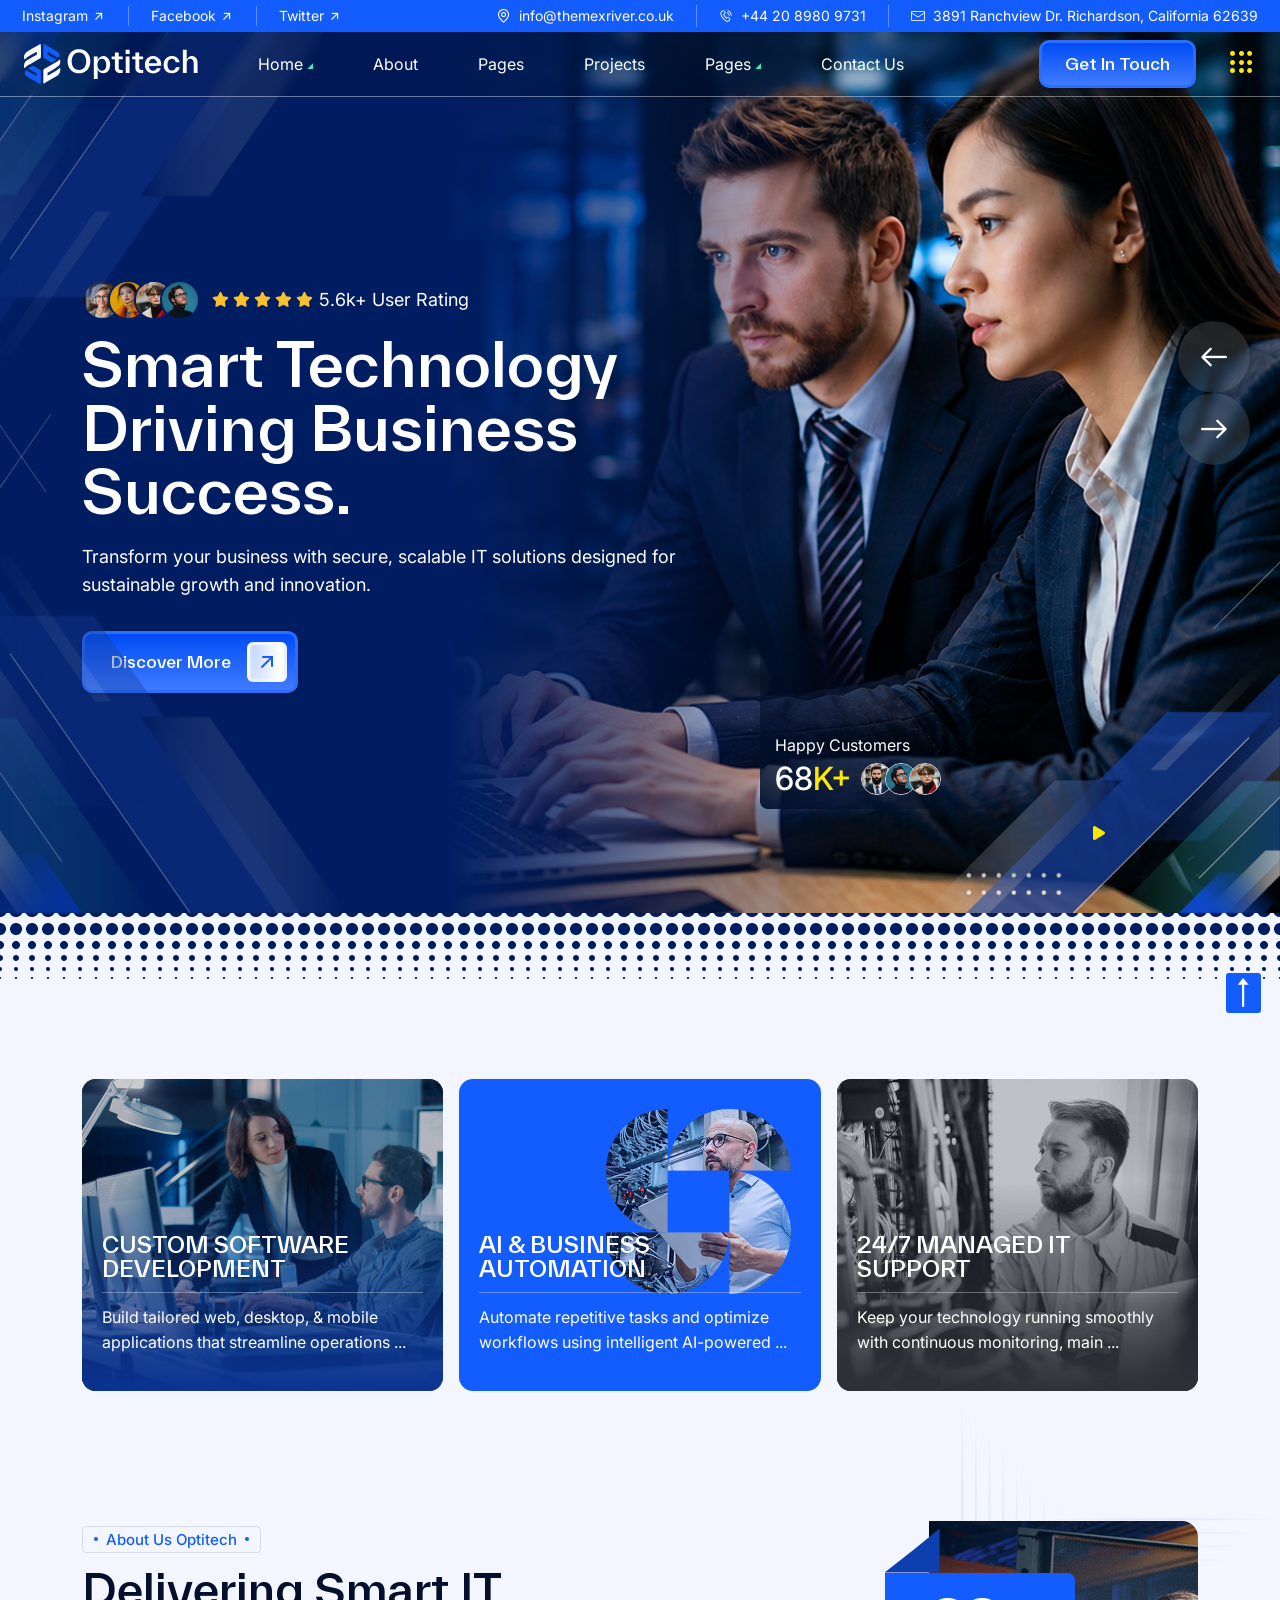
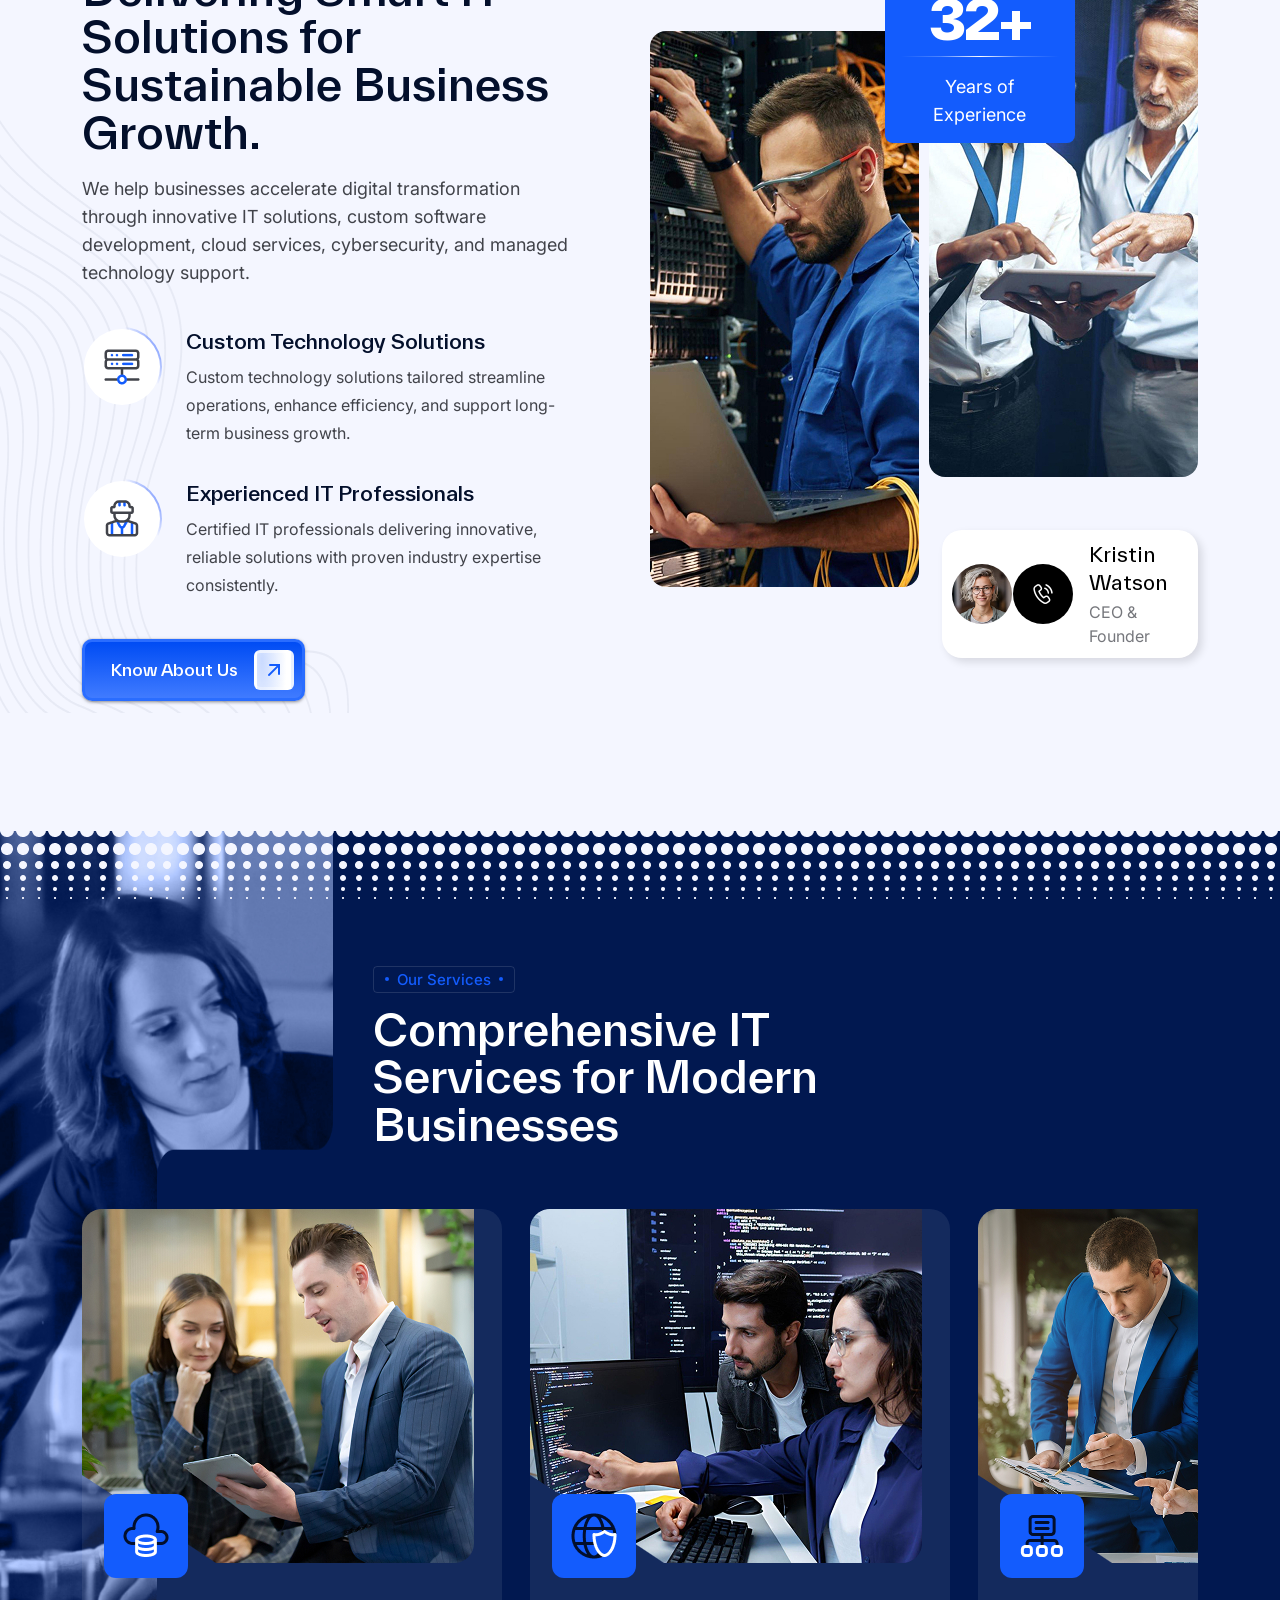
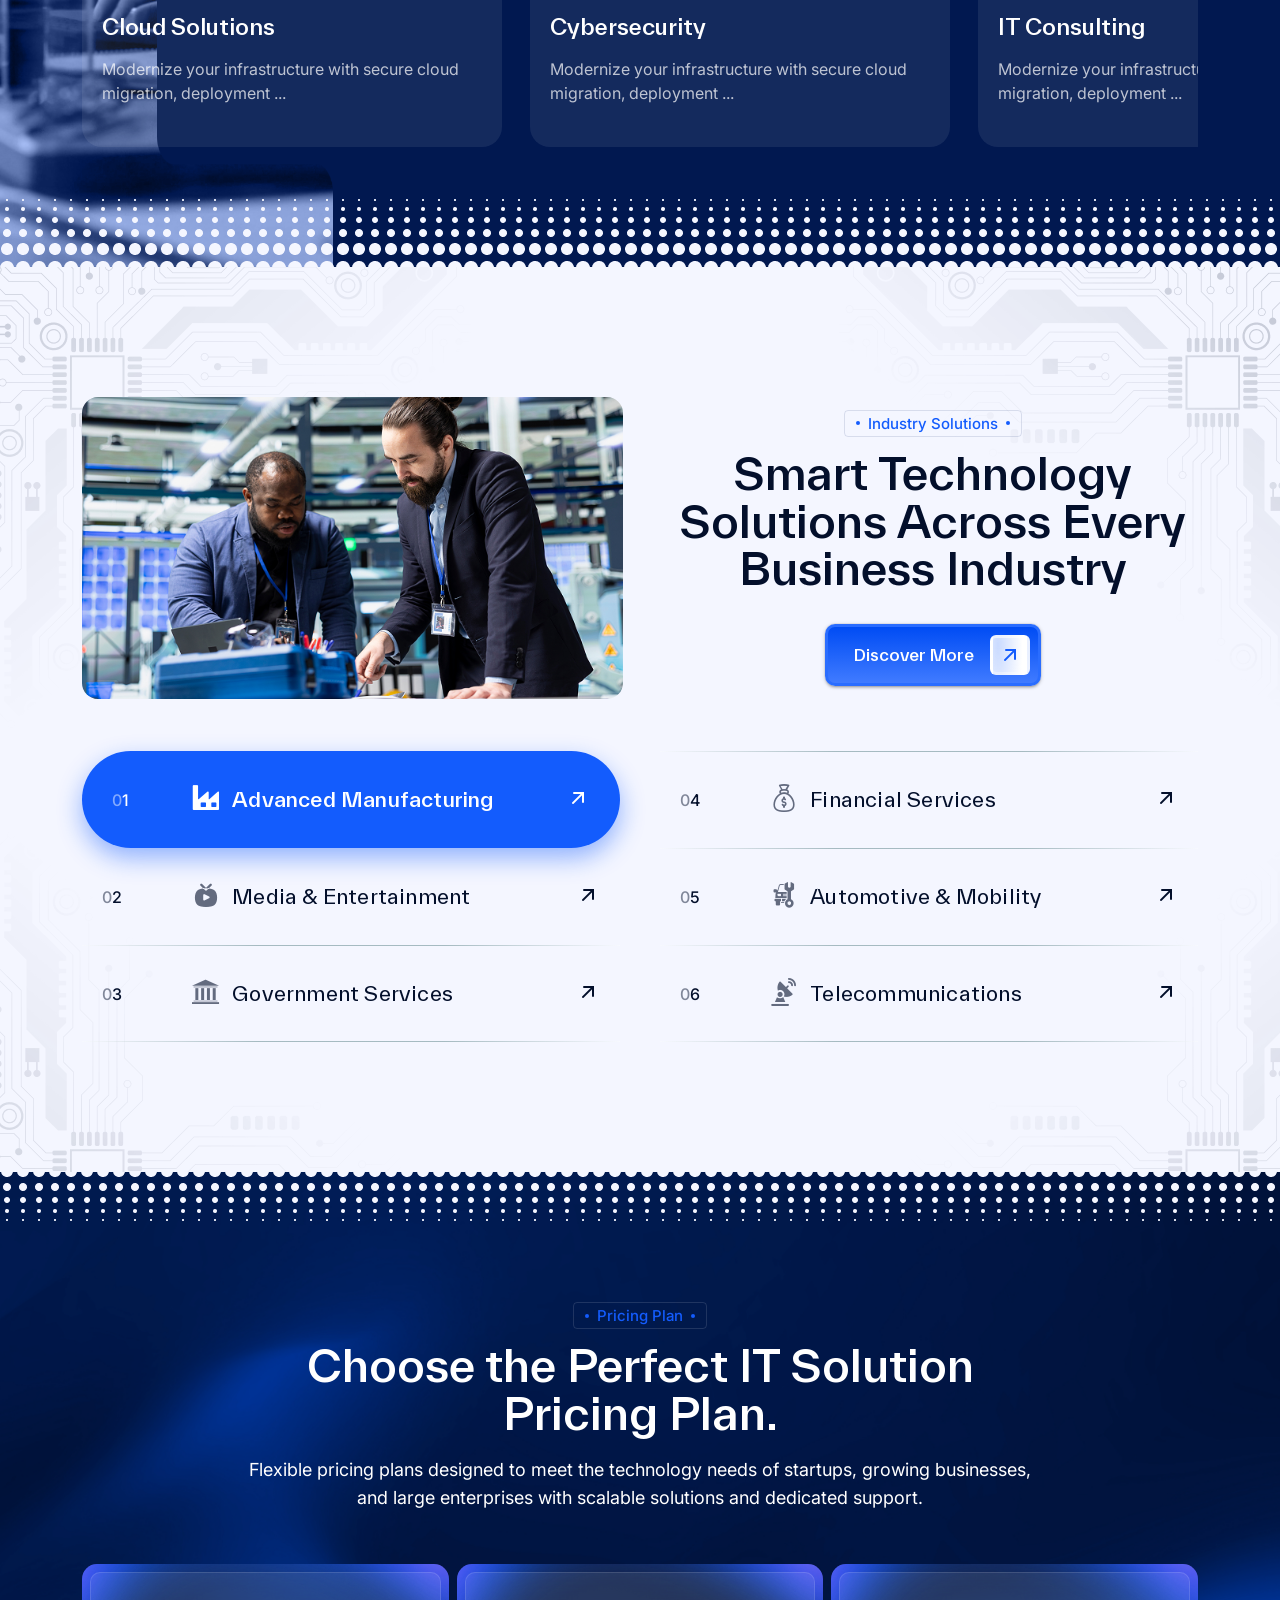
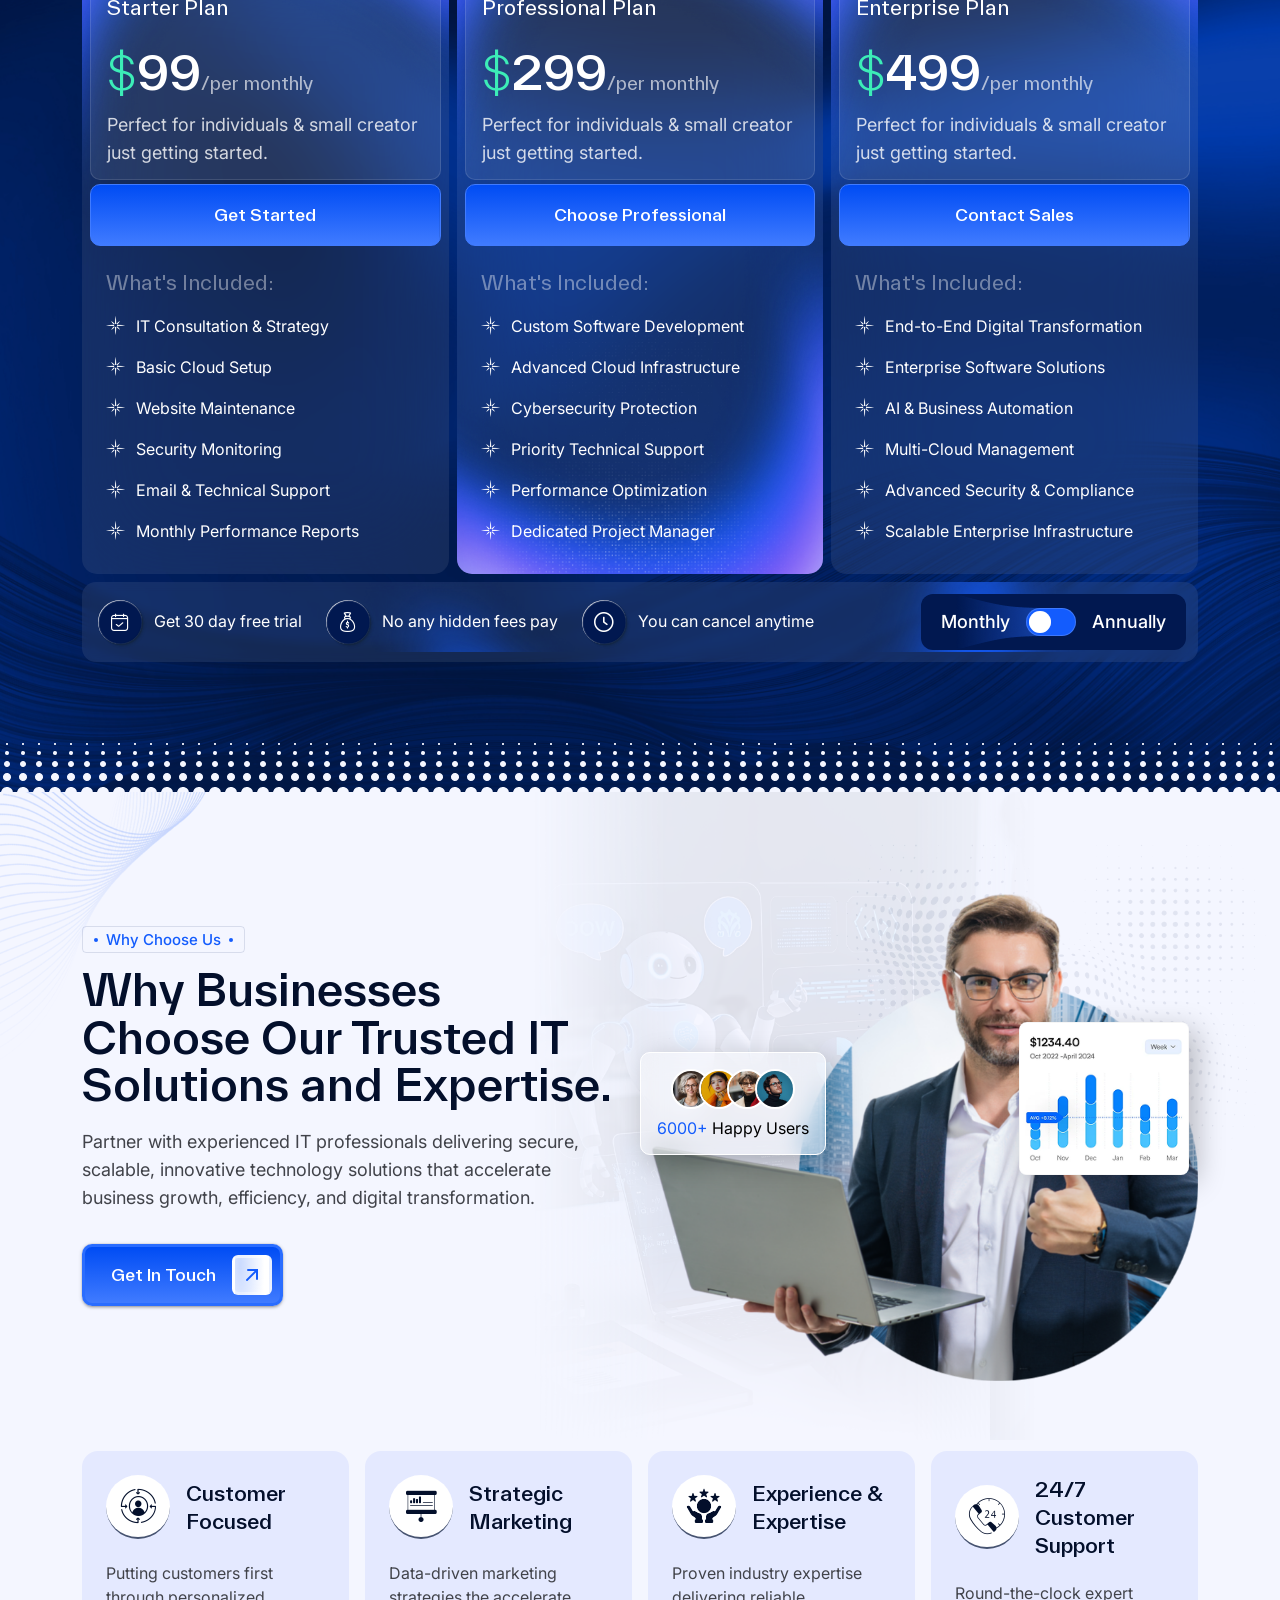
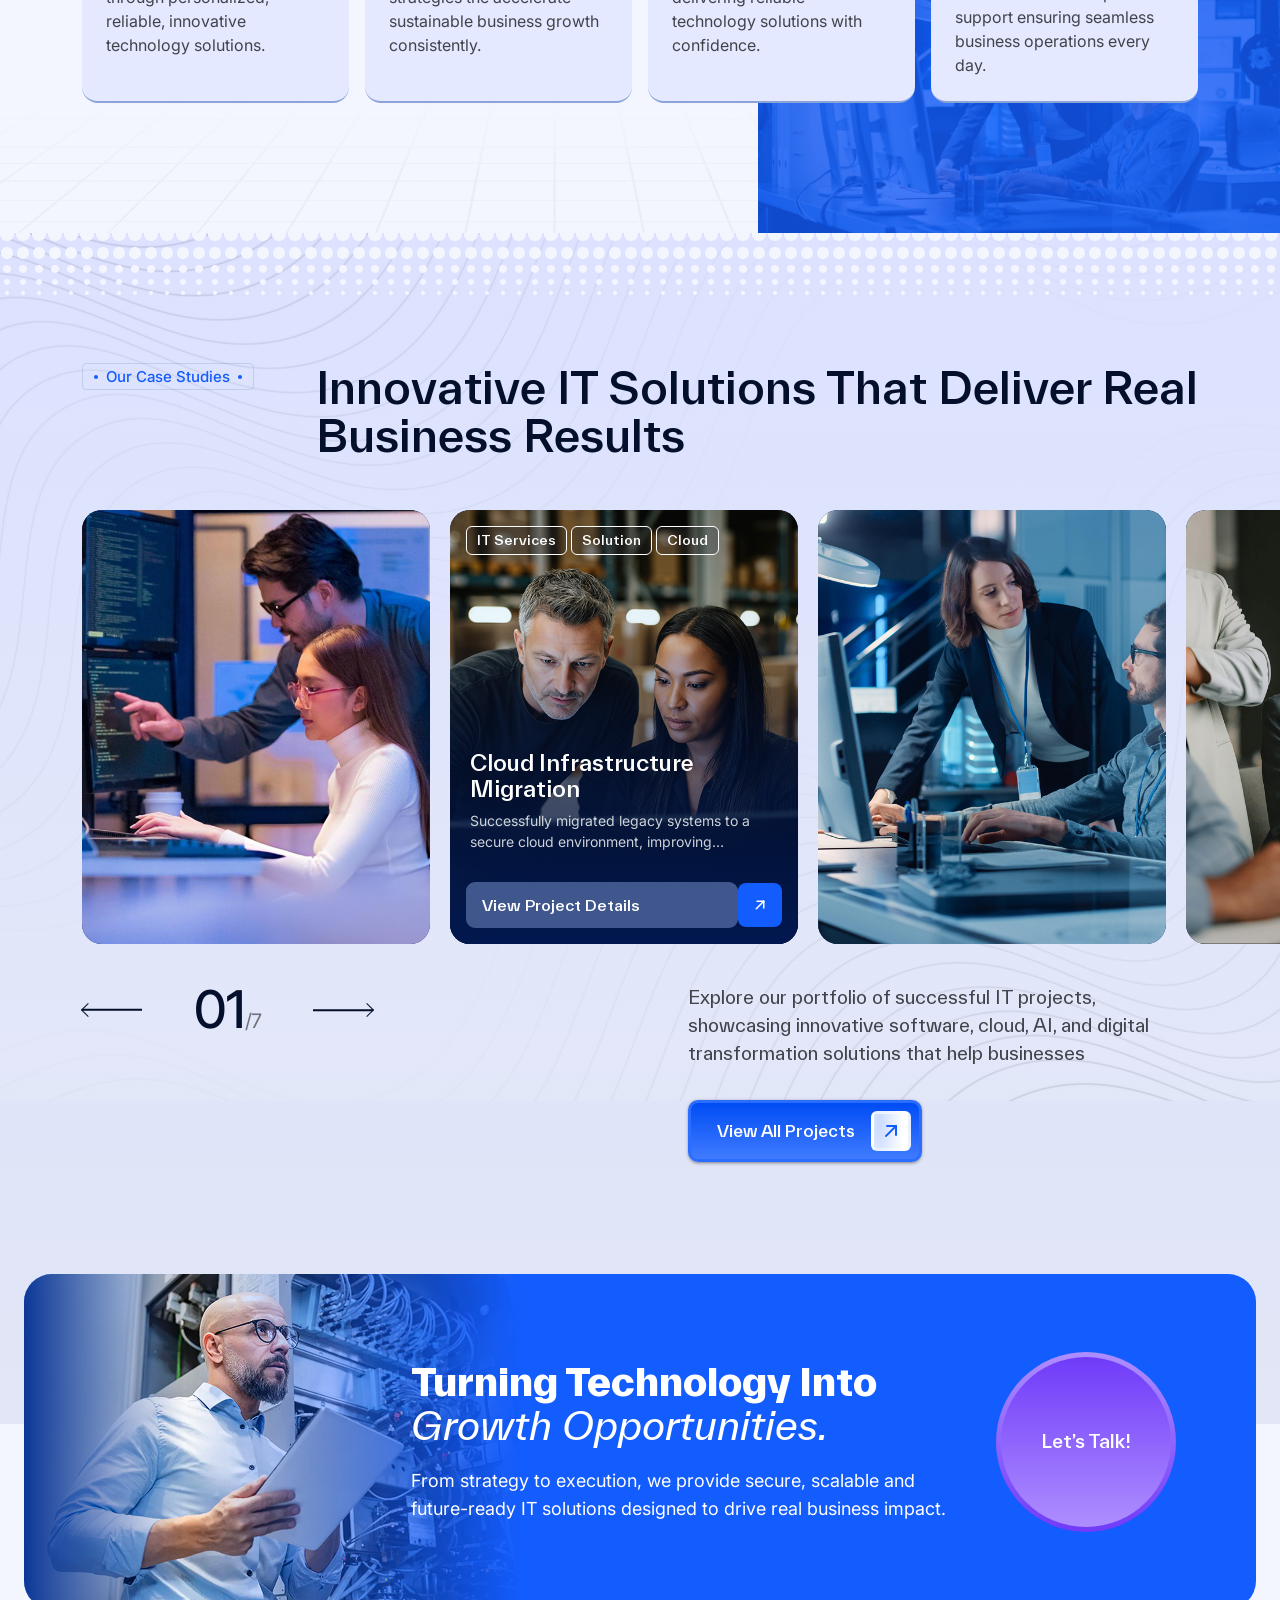
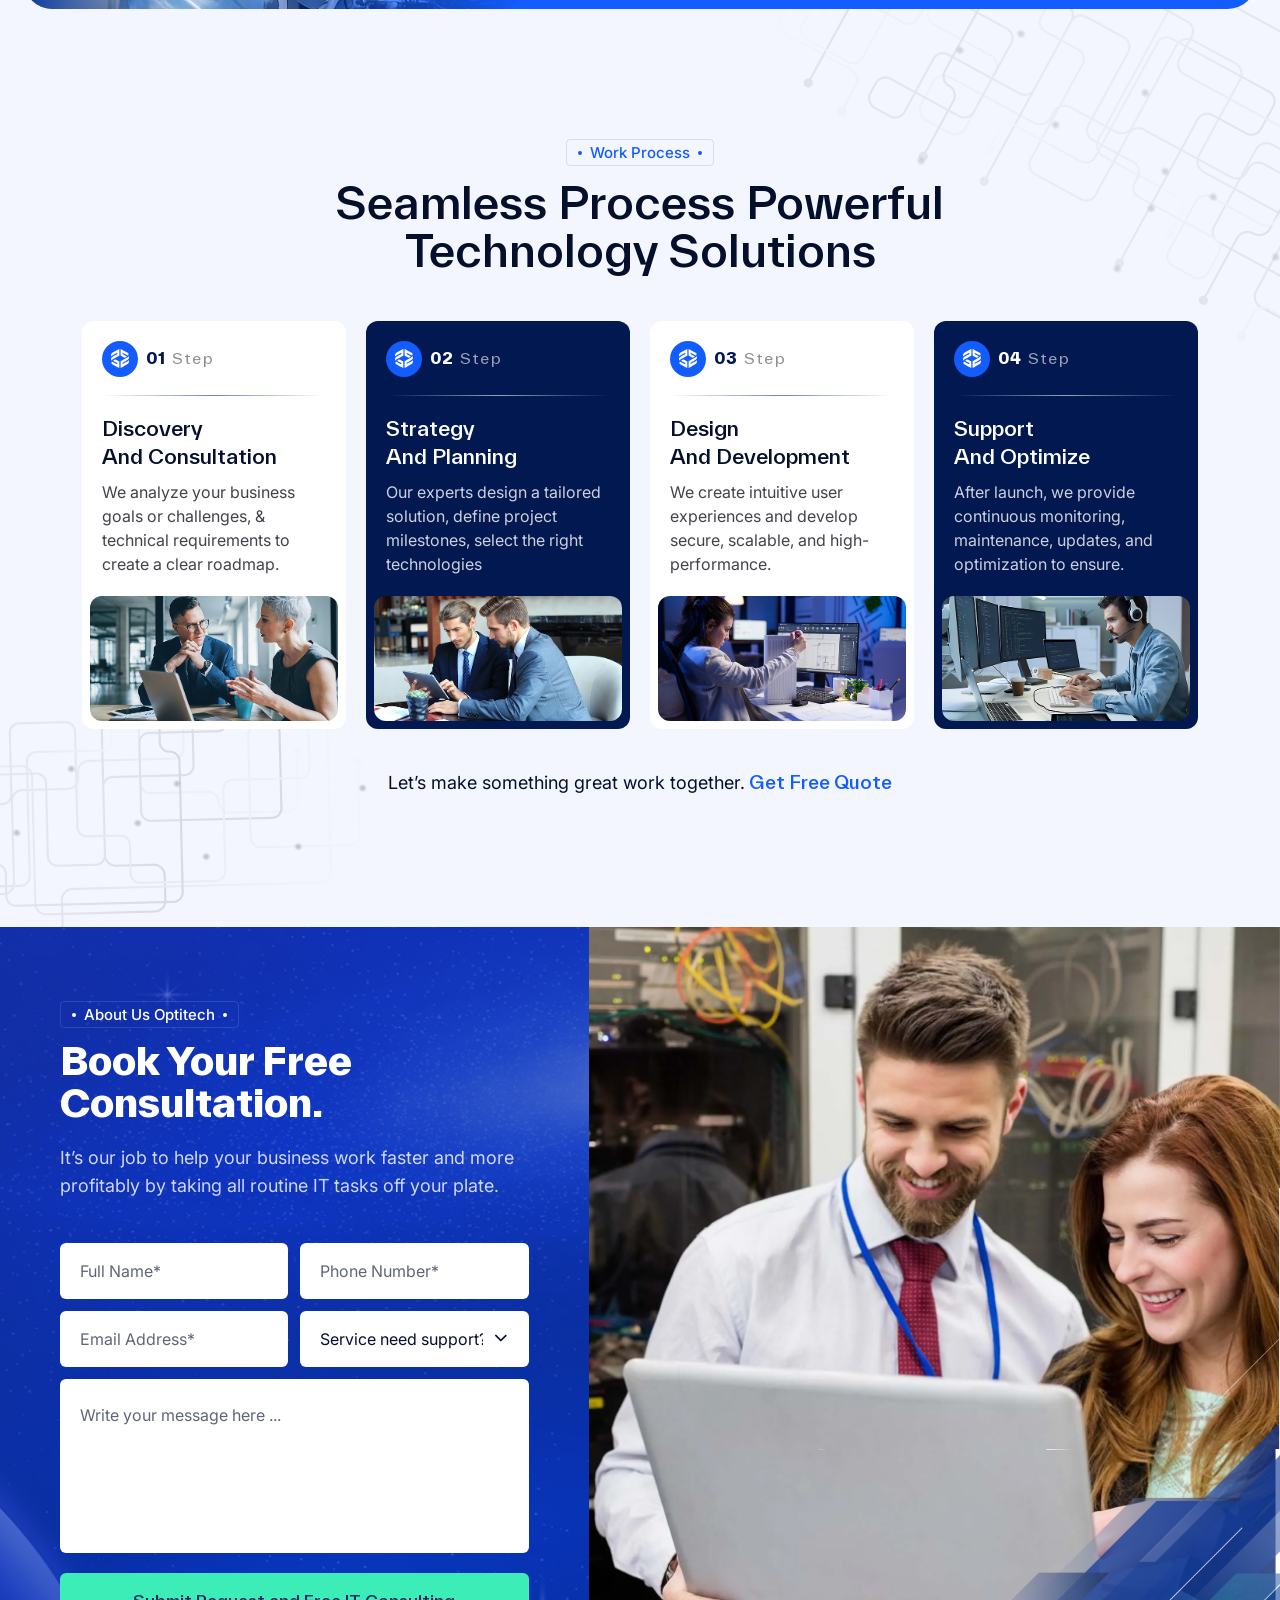
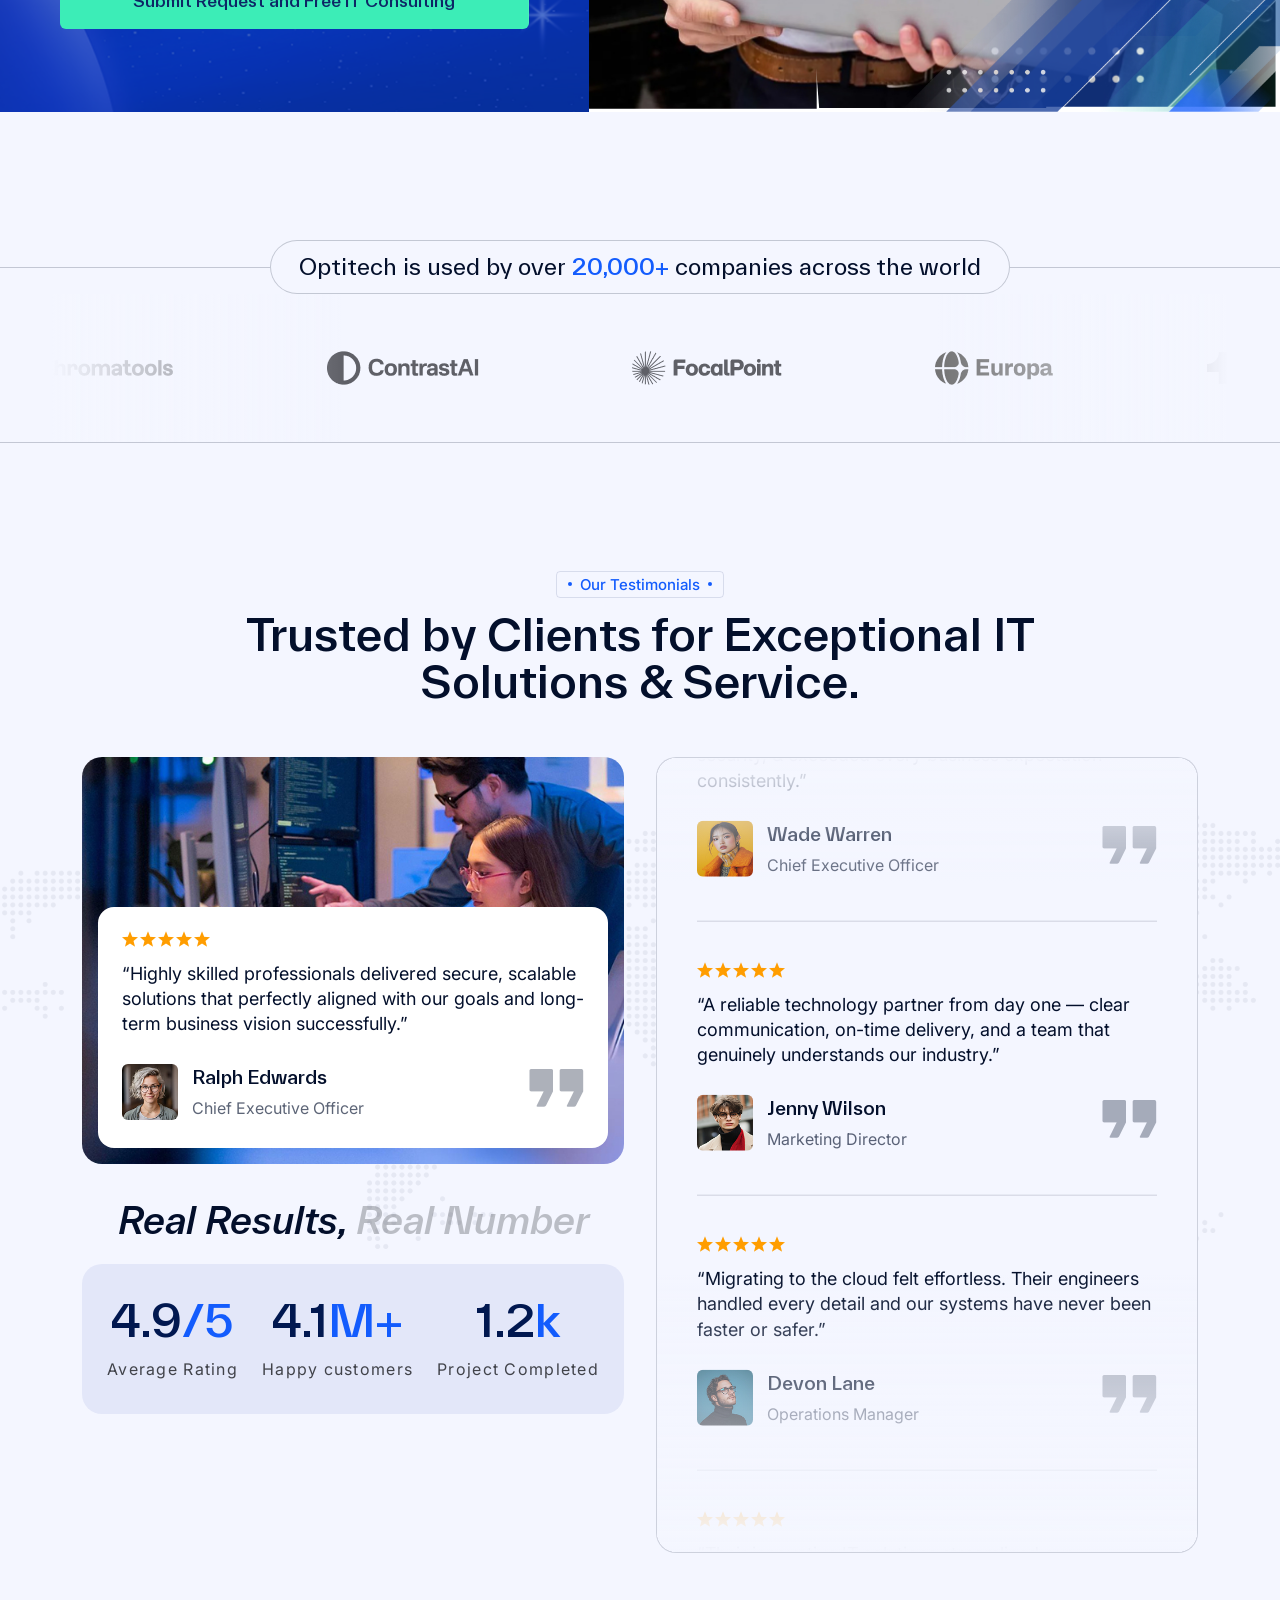
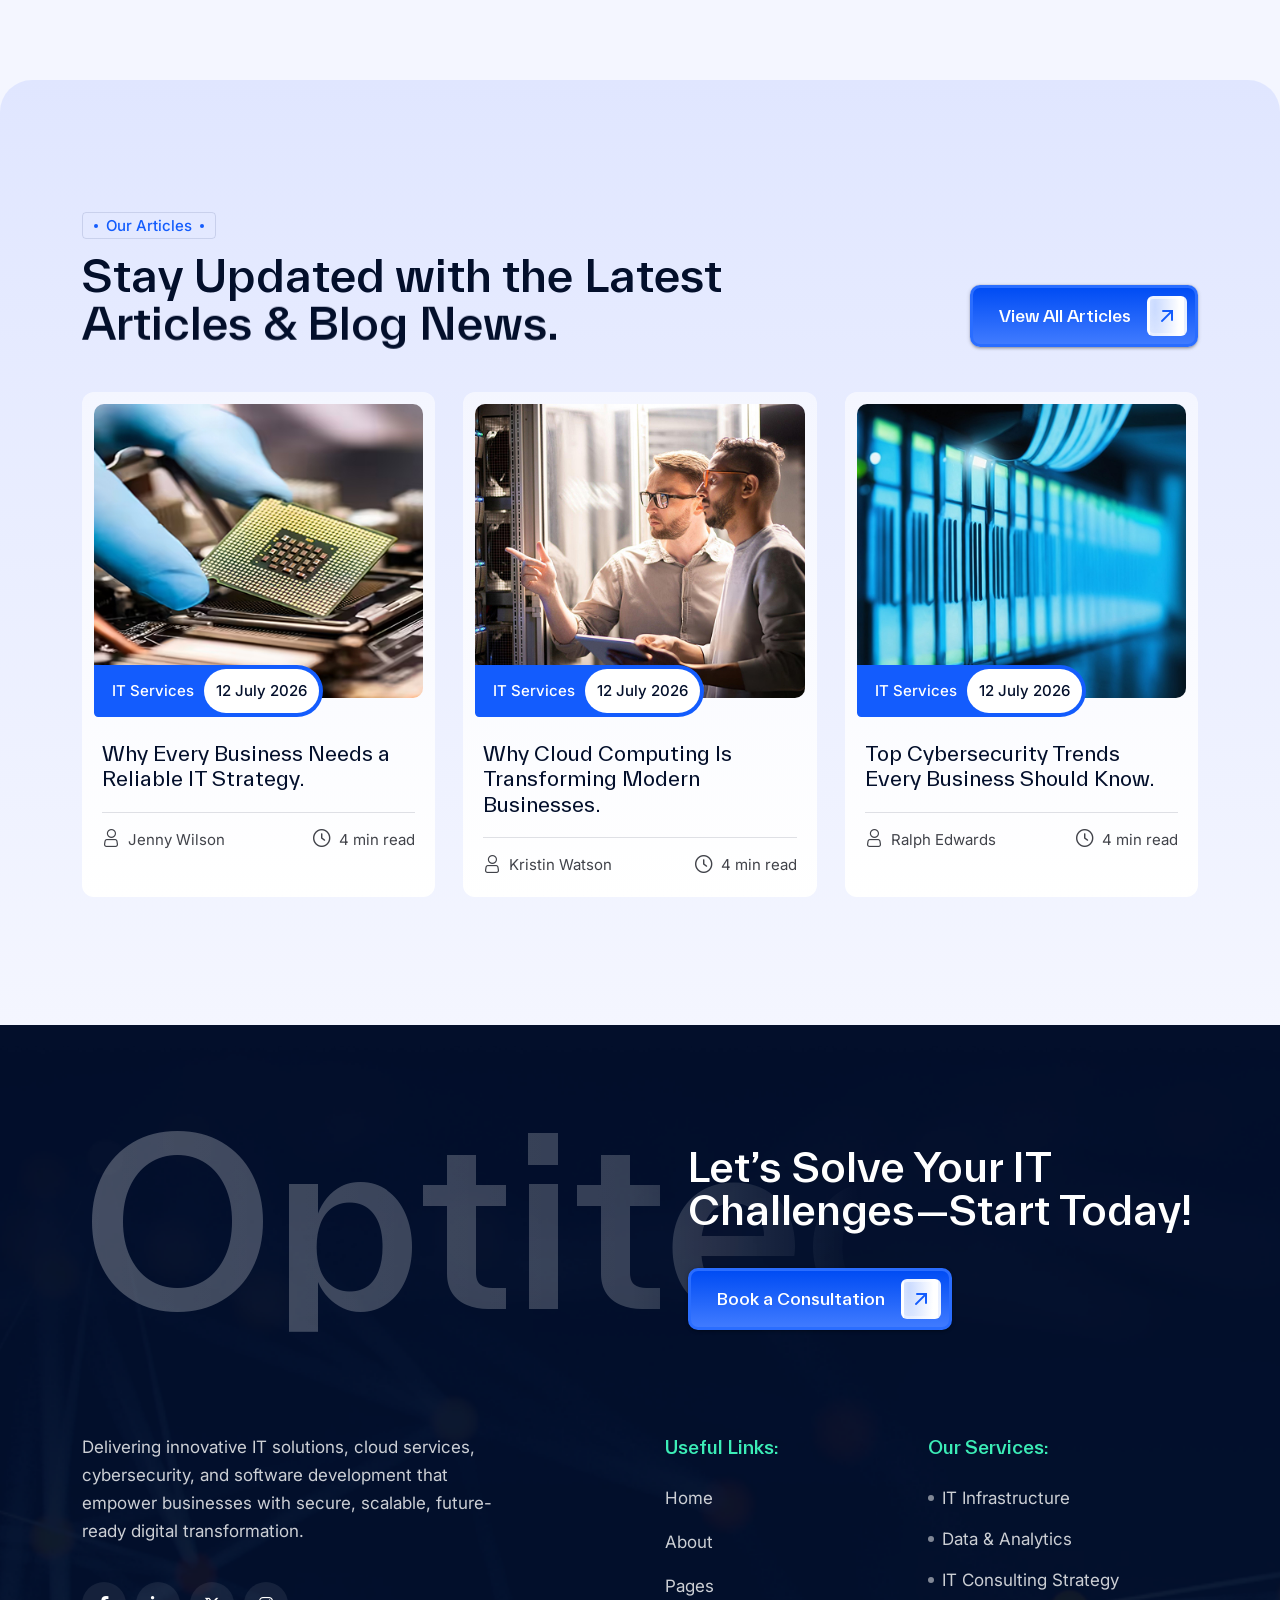
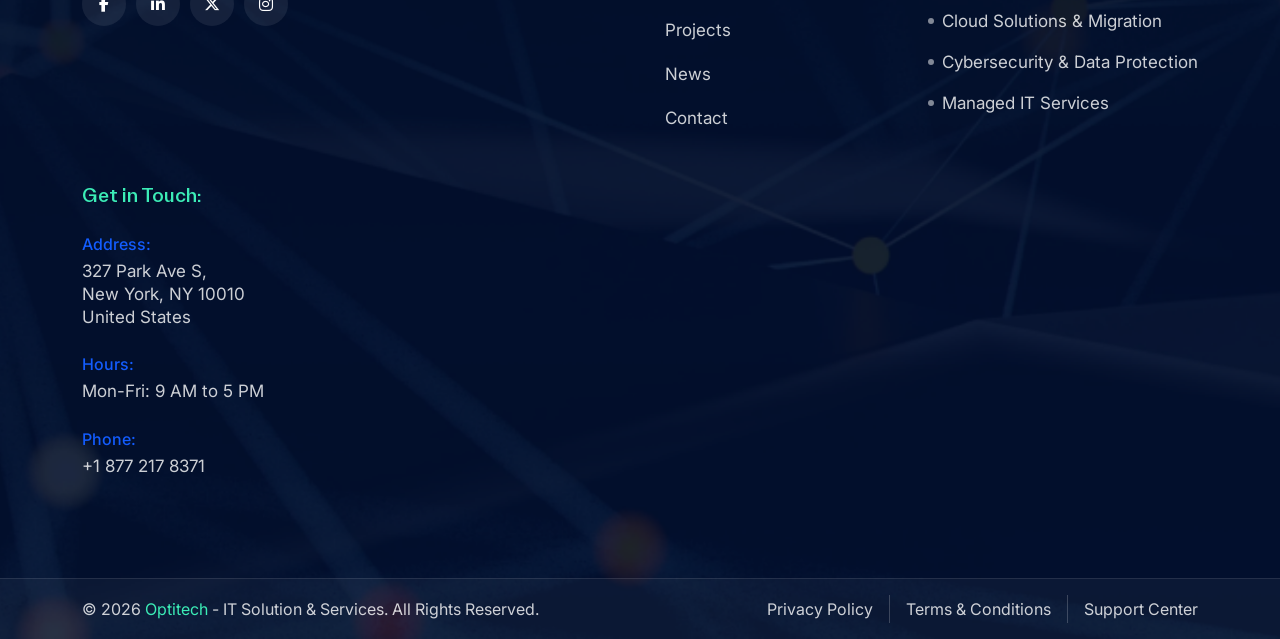
<file: index.html>
<!Doctype html>
<html class="no-js" lang="zxx">
    
    <head>
        <meta charset="utf-8">
        <meta http-equiv="x-ua-compatible" content="ie=edge">
        <title>Optitech - IT Solutions & Services WordPress Theme</title>
        <meta name="description" content="">
        <meta name="viewport" content="width=device-width, initial-scale=1">
		<link rel="shortcut icon" type="image/x-icon" href="assets/img/favicon.png">
        <!-- Place favicon.ico in the root directory -->


		<!-- all-CSS-link-here -->
        <link rel="stylesheet" href="assets/css/bootstrap.min.css">
        <link rel="stylesheet" href="assets/css/swiper-bundle.min.css">
        <link rel="stylesheet" href="assets/css/all.min.css">
        <link rel="stylesheet" href="assets/css/odometer.min.css">
        <link rel="stylesheet" href="assets/css/nice-select.css">
        <link rel="stylesheet" href="assets/css/animate.css">
        <link rel="stylesheet" href="assets/css/magnific-popup.css">
        <link rel="stylesheet" href="assets/css/flaticon_optitech.css">
        <link rel="stylesheet" href="assets/css/TWK-Everett.css">
        <link rel="stylesheet" href="assets/css/main.css">
    </head>

    <body class="ot-home-1" >

            
        <div class="ot-home-1-wrapper ">

            <!-- start preloader -->
            <div class="ot-preloader-1">
                <div class="ot-preloader-1-wrap" role="status" aria-label="Loading Optitech">
                    <div class="logo-elm">
                        <span class="ring"></span>
                        <span class="ring has-v2"></span>
                        <img src="assets/img/process/p1-step-icon.svg" alt="">
                    </div>
                </div>
            </div>
            <!-- end preloader -->


            <!-- header-start -->
            <header class="ot-header-1-area">
                <div class="ot-header-1-top">
                    <div class="ot-header-1-social">
                        <a href="#" class="link-elm ot-p-1">
                            Instagram
                            <i class="flaticon-up-right-arrow flaticon"></i>
                        </a>
                        <a href="#" class="link-elm ot-p-1">
                            Facebook
                            <i class="flaticon-up-right-arrow flaticon"></i>
                        </a>
                        <a href="#" class="link-elm ot-p-1">
                            Twitter
                            <i class="flaticon-up-right-arrow flaticon"></i>
                        </a>
                    </div>
                    <div class="ot-header-1-contact">
                        <p class="ot-p-1 link-elm">
                            <a href="#" aria-label="name">
                                <i class="flaticon-pin flaticon"></i>
                                info@themexriver.co.uk
                            </a>
                        </p>
                        <p class="ot-p-1 link-elm">
                            <a href="#" aria-label="name">
                                <i class="flaticon-phone flaticon"></i>
                                +44 20 8980 9731
                            </a>
                        </p>
                        <p class="ot-p-1 link-elm">
                            <i class="flaticon-email flaticon"></i>
                            3891 Ranchview Dr. Richardson, California 62639
                        </p>
                    </div>
                </div>
                <div class="ot-header-1-bottom">

                    <!-- logo -->
                    <div class="ot-header-1-logo">
                        <a href="index.html">
                            <img src="assets/img/logo/logo-1.svg" alt="">
                        </a>
                    </div>

                    <!-- menu -->
                    <div class="ot-header-1-menu d-xl-block d-none">
                        <nav class="lt-main-navigation">
                            <ul id="main-nav" class="nav navbar-nav">
                        
                                <li class="dropdown">
                                    <a href="#">
                                        Home
                                    </a>
                                    <ul class="dropdown-menu clearfix">
                                        <li><a href="index.html">Home O1</a></li>
                                        <li><a href="index-2.html">Home 02</a></li>
                                        <li><a href="index-3.html">Home 03</a></li>
                                    </ul>
                                </li>
                        
                                <li>
                                    <a href="services.html">
                                        About
                                    </a>
                                </li>
                        
                                <li>
                                    <a href="services.html">
                                        Pages
                                    </a>
                                </li>
                        
                                <li>
                                    <a href="services.html">
                                        Projects
                                    </a>
                                </li>
                                

                                <li class="dropdown">
                                    <a href="#">
                                        Pages
                                    </a>
                                    <ul class="dropdown-menu clearfix">
                        
                                        <li class="dropdown">
                                            <a href="team.html">Team</a>
                                            <ul class="dropdown-menu clearfix">
                                                <li><a href="team.html">Team One</a></li>
                                                <li><a href="team-2.html">team two</a></li>
                                                <li><a href="team-3.html">team three</a></li>
                                                <li><a href="team-4.html">team four</a></li>
                                                <li><a href="team-details.html">team details</a></li>
                                            </ul>
                                        </li>
                        
                                        <li class="dropdown">
                                            <a href="career-page.html">Career page</a>
                                            <ul class="dropdown-menu clearfix">
                                                <li><a href="career-page.html">Career page</a></li>
                                                <li><a href="career-single.html">Career single</a></li>
                                            </ul>
                                        </li>
                        
                                        <li><a href="price.html">Price Page</a></li>
                                        <li><a href="choose-us.html">Choose Us</a></li>
                                        <li><a href="testimonial.html">Testimonial</a></li>
                                        <li><a href="work-process.html">Work Process</a></li>
                                        <li><a href="faqs.html">FAQs Page</a></li>
                                        <li><a href="404.html">404</a></li>
                        
                                    </ul>
                                </li>

                                <li>
                                    <a href="#">
                                        Contact Us
                                    </a>
                                </li>

                            </ul>
                        </nav>
                    </div>


                    <!-- action-link -->
                    <div class="ot-header-1-action-link">

                        <!-- search-btn -->
                        <button class="ot-search-btn-1 search_btn_toggle">
                            <i class="flaticon-search flaticon"></i>
                            Search ...
                        </button>

                        <!-- cart-btn -->
                        <button class="ot-cart-btn-1">
                            <i class="flaticon-shopping-cart flaticon"></i>
                            <span class="cart-count">
                                0
                            </span>
                        </button>

                        <!-- primary-btn -->
                        <a href="#" aria-label="name" class="ot-pr-btn-1">
                            <span class="text">
                                Get In Touch
                            </span>
                        </a>

                        <!-- offcanvas-btn -->
                        <button type="button" aria-label="name" class="ot-offcanvas-btn-1 offcanvas_toggle">
                            <i class="flaticon-menu flaticon"></i>
                        </button>
                    </div>
                </div>
            </header>
            <!-- header-end -->

            <!-- hero-start -->
            <section class="ot-hero-1-area wa-fix">
                <!-- slider -->
                <div class="ot-hero-1-slider ot_hero1_slider">
                    <div class="swiper-wrapper">
                        <div class="swiper-slide">
                            <div class="ot-hero-1-slider-item">
                                <div class="bg-img wa-img-cover wa-fix wa_clip_animation" data-clip-manual>
                                    <img class="wa_clip_animation_img" data-animate="true" src="assets/img/hero/h1-img-1.jpg" alt="">
                                </div>
                                <div class="container ot-container-1">
                                    <div class="ot-hero-1-slider-item-content">
                                        <div class="ot-hero-1-slider-item-author">
                                            <div class="author-img">
                                                <div class="author-img-single wa-fix wa-img-cover">
                                                    <img src="assets/img/testimonial/author-img-1.jpg" alt="">
                                                </div>
                                                <div class="author-img-single wa-fix wa-img-cover">
                                                    <img src="assets/img/testimonial/author-img-2.jpg" alt="">
                                                </div>
                                                <div class="author-img-single wa-fix wa-img-cover">
                                                    <img src="assets/img/testimonial/author-img-3.jpg" alt="">
                                                </div>
                                                <div class="author-img-single wa-fix wa-img-cover">
                                                    <img src="assets/img/testimonial/author-img-4.jpg" alt="">
                                                </div>
                                            </div>
                                            <p class="text-elm ot-p-1">
                                                <span class="icon">
                                                    <i class="fa-solid fa-star"></i>
                                                    <i class="fa-solid fa-star"></i>
                                                    <i class="fa-solid fa-star"></i>
                                                    <i class="fa-solid fa-star"></i>
                                                    <i class="fa-solid fa-star"></i>
                                                </span>
                                                5.6k+ User Rating
                                            </p>
                                        </div>
                                        <h2 class="ot-hero-1-slider-item-title ot-h-1">Smart Technology Driving Business Success.</h2>
                                        <p class="ot-hero-1-slider-item-disc ot-p-1">Transform your business with secure, scalable IT solutions designed for sustainable growth and innovation.</p>

                                        <div class="btn-elm">
                                            <!-- primary-btn -->
                                            <a href="#" aria-label="name" class="ot-pr-btn-1">
                                                <span class="text">
                                                    Discover More
                                                </span>
                                                <span class="icon">
                                                    <i class="flaticon-up-right-arrow flaticon"></i>
                                                </span>
                                            </a>
                                        </div>
                                    </div>
                                </div>
                            </div>
                        </div>
                        <div class="swiper-slide">
                            <div class="ot-hero-1-slider-item">
                                <div class="bg-img wa-img-cover wa-fix wa_clip_animation" data-clip-manual>
                                    <img class="wa_clip_animation_img" data-animate="true" src="assets/img/hero/h1-img-2.jpg" alt="">
                                </div>
                                <div class="container ot-container-1">
                                    <div class="ot-hero-1-slider-item-content">
                                        <div class="ot-hero-1-slider-item-author">
                                            <div class="author-img">
                                                <div class="author-img-single wa-fix wa-img-cover">
                                                    <img src="assets/img/testimonial/author-img-1.jpg" alt="">
                                                </div>
                                                <div class="author-img-single wa-fix wa-img-cover">
                                                    <img src="assets/img/testimonial/author-img-2.jpg" alt="">
                                                </div>
                                                <div class="author-img-single wa-fix wa-img-cover">
                                                    <img src="assets/img/testimonial/author-img-3.jpg" alt="">
                                                </div>
                                                <div class="author-img-single wa-fix wa-img-cover">
                                                    <img src="assets/img/testimonial/author-img-4.jpg" alt="">
                                                </div>
                                            </div>
                                            <p class="text-elm ot-p-1">
                                                <span class="icon">
                                                    <i class="fa-solid fa-star"></i>
                                                    <i class="fa-solid fa-star"></i>
                                                    <i class="fa-solid fa-star"></i>
                                                    <i class="fa-solid fa-star"></i>
                                                    <i class="fa-solid fa-star"></i>
                                                </span>
                                                5.6k+ User Rating
                                            </p>
                                        </div>
                                        <h2 class="ot-hero-1-slider-item-title ot-h-1">Smart Technology Driving Business Success.</h2>
                                        <p class="ot-hero-1-slider-item-disc ot-p-1">Transform your business with secure, scalable IT solutions designed for sustainable growth and innovation.</p>

                                        <div class="btn-elm">
                                            <!-- primary-btn -->
                                            <a href="#" aria-label="name" class="ot-pr-btn-1">
                                                <span class="text">
                                                    Discover More
                                                </span>
                                                <span class="icon">
                                                    <i class="flaticon-up-right-arrow flaticon"></i>
                                                </span>
                                            </a>
                                        </div>
                                    </div>
                                </div>
                            </div>
                        </div>
                        <div class="swiper-slide">
                            <div class="ot-hero-1-slider-item">
                                <div class="bg-img wa-img-cover wa-fix wa_clip_animation" data-clip-manual>
                                    <img class="wa_clip_animation_img" data-animate="true" src="assets/img/hero/h1-img-3.jpg" alt="">
                                </div>
                                <div class="container ot-container-1">
                                    <div class="ot-hero-1-slider-item-content">
                                        <div class="ot-hero-1-slider-item-author">
                                            <div class="author-img">
                                                <div class="author-img-single wa-fix wa-img-cover">
                                                    <img src="assets/img/testimonial/author-img-1.jpg" alt="">
                                                </div>
                                                <div class="author-img-single wa-fix wa-img-cover">
                                                    <img src="assets/img/testimonial/author-img-2.jpg" alt="">
                                                </div>
                                                <div class="author-img-single wa-fix wa-img-cover">
                                                    <img src="assets/img/testimonial/author-img-3.jpg" alt="">
                                                </div>
                                                <div class="author-img-single wa-fix wa-img-cover">
                                                    <img src="assets/img/testimonial/author-img-4.jpg" alt="">
                                                </div>
                                            </div>
                                            <p class="text-elm ot-p-1">
                                                <span class="icon">
                                                    <i class="fa-solid fa-star"></i>
                                                    <i class="fa-solid fa-star"></i>
                                                    <i class="fa-solid fa-star"></i>
                                                    <i class="fa-solid fa-star"></i>
                                                    <i class="fa-solid fa-star"></i>
                                                </span>
                                                5.6k+ User Rating
                                            </p>
                                        </div>
                                        <h2 class="ot-hero-1-slider-item-title ot-h-1">Smart Technology Driving Business Success.</h2>
                                        <p class="ot-hero-1-slider-item-disc ot-p-1">Transform your business with secure, scalable IT solutions designed for sustainable growth and innovation.</p>

                                        <div class="btn-elm">
                                            <!-- primary-btn -->
                                            <a href="#" aria-label="name" class="ot-pr-btn-1">
                                                <span class="text">
                                                    Discover More
                                                </span>
                                                <span class="icon">
                                                    <i class="flaticon-up-right-arrow flaticon"></i>
                                                </span>
                                            </a>
                                        </div>
                                    </div>
                                </div>
                            </div>
                        </div>
                        <div class="swiper-slide">
                            <div class="ot-hero-1-slider-item">
                                <div class="bg-img wa-img-cover wa-fix wa_clip_animation" data-clip-manual>
                                    <img class="wa_clip_animation_img" data-animate="true" src="assets/img/hero/h1-img-4.jpg" alt="">
                                </div>
                                <div class="container ot-container-1">
                                    <div class="ot-hero-1-slider-item-content">
                                        <div class="ot-hero-1-slider-item-author">
                                            <div class="author-img">
                                                <div class="author-img-single wa-fix wa-img-cover">
                                                    <img src="assets/img/testimonial/author-img-1.jpg" alt="">
                                                </div>
                                                <div class="author-img-single wa-fix wa-img-cover">
                                                    <img src="assets/img/testimonial/author-img-2.jpg" alt="">
                                                </div>
                                                <div class="author-img-single wa-fix wa-img-cover">
                                                    <img src="assets/img/testimonial/author-img-3.jpg" alt="">
                                                </div>
                                                <div class="author-img-single wa-fix wa-img-cover">
                                                    <img src="assets/img/testimonial/author-img-4.jpg" alt="">
                                                </div>
                                            </div>
                                            <p class="text-elm ot-p-1">
                                                <span class="icon">
                                                    <i class="fa-solid fa-star"></i>
                                                    <i class="fa-solid fa-star"></i>
                                                    <i class="fa-solid fa-star"></i>
                                                    <i class="fa-solid fa-star"></i>
                                                    <i class="fa-solid fa-star"></i>
                                                </span>
                                                5.6k+ User Rating
                                            </p>
                                        </div>
                                        <h2 class="ot-hero-1-slider-item-title ot-h-1">Smart Technology Driving Business Success.</h2>
                                        <p class="ot-hero-1-slider-item-disc ot-p-1">Transform your business with secure, scalable IT solutions designed for sustainable growth and innovation.</p>

                                        <div class="btn-elm">
                                            <!-- primary-btn -->
                                            <a href="#" aria-label="name" class="ot-pr-btn-1">
                                                <span class="text">
                                                    Discover More
                                                </span>
                                                <span class="icon">
                                                    <i class="flaticon-up-right-arrow flaticon"></i>
                                                </span>
                                            </a>
                                        </div>
                                    </div>
                                </div>
                            </div>
                        </div>
                    </div>
                </div>
                
                <!-- video -->
                <div class="ot-hero-1-video wow fadeInUp2" data-wow-delay=".3s" data-mask-image="assets/img/hero/h1-video-mask.png">
                    <div class="bg-img wa-img-cover wa-fix wa-video-cover">
                        <video src="assets/img/hero/h1-video.mp4" autoplay muted loop></video>
                    </div>
                    <div class="elm-wrap">
                        <div class="elm-wrap-left">
                            <h3 class="ot-p-1 title">Happy Customers</h3>
                            <div class="author-x-number">
                                <h4 class="ot-p-1 number">
                                    68<span>K+</span>
                                </h4>
                                <div class="author-img">
                                    <div class="author-img-single wa-fix wa-img-cover">
                                        <img src="assets/img/testimonial/author-img-5.jpg" alt="">
                                    </div>
                                    <div class="author-img-single wa-fix wa-img-cover">
                                        <img src="assets/img/testimonial/author-img-4.jpg" alt="">
                                    </div>
                                    <div class="author-img-single wa-fix wa-img-cover">
                                        <img src="assets/img/testimonial/author-img-3.jpg" alt="">
                                    </div>
                                </div>
                            </div>
                        </div>
                        <a href="#" class="playbtn">
                            <i class="fa-solid fa-play"></i>
                        </a>
                    </div>
                </div>

                <!-- slider-btn -->
                <div class="ot-hero-1-slider-btn">
                    <button type="button" aria-label="previous slide" class="single-btn prev-btn ot_hero1_slider_prev">
                        <div class="bg-img wa-img-cover wa-fix ot_hero1_prev_img">
                            <img src="assets/img/hero/h1-img-2.jpg" alt="">
                        </div>
                        <i class="flaticon-back flaticon"></i>
                    </button>
                    <button type="button" aria-label="next slide" class="single-btn next-btn ot_hero1_slider_next">
                        <div class="bg-img wa-img-cover wa-fix ot_hero1_next_img">
                            <img src="assets/img/hero/h1-img-2.jpg" alt="">
                        </div>
                        <i class="flaticon-back flaticon"></i>
                    </button>
                </div>

                <div class="bg-shape-1">
                    <img class="wow fadeInLeft2" data-wow-delay=".5s" src="assets/img/hero/h1-bg-shape-1.png" alt="">
                </div>
                <div class="bg-shape-2">
                    <img class="wow fadeInRight2" data-wow-delay=".5s" src="assets/img/hero/h1-bg-shape-2.png" alt="">
                </div>
            </section>
            <!-- hero-end -->
            <div class="ot-dot-shape" data-background="assets/img/hero/dot-shape.png"></div>

            <!-- core-features-start -->
            <section class="ot-core-features-1-area pt-100">
                <div class="container ot-container-1">
                    <div class="ot-core-features-1-wrap">
                        <!-- single-card -->
                        <div class="ot-core-features-1-card wow fadeInUp2">
                            <div class="bg-img wa-img-cover wa-fix">
                                <img src="assets/img/core-features/cf1-img-1.jpg" alt="">
                            </div>
                            <div class="content-wrap">
                                <h4 class="ot-h-1 title">Custom Software Development</h4>
                                <div class="br-line"></div>
                                <p class="ot-p-1 disc">Build tailored web, desktop, & mobile applications that streamline operations ...</p>
                            </div>
                        </div>
                        <!-- single-card -->
                        <div class="ot-core-features-1-card has-v2 wow fadeInUp2" data-wow-delay=".1s">
                            <div class="bg-img wa-img-cover wa-fix">
                                <img src="assets/img/core-features/cf1-img-2.png" alt="">
                            </div>
                            <div class="content-wrap">
                                <h4 class="ot-h-1 title">AI & Business <br> Automation</h4>
                                <div class="br-line"></div>
                                <p class="ot-p-1 disc">Automate repetitive tasks and optimize workflows using intelligent AI-powered ...</p>
                            </div>
                        </div>
                        <!-- single-card -->
                        <div class="ot-core-features-1-card has-v3 wow fadeInUp2" data-wow-delay=".2s">
                            <div class="bg-img wa-img-cover wa-fix">
                                <img src="assets/img/core-features/cf1-img-3.jpg" alt="">
                            </div>
                            <div class="content-wrap">
                                <h4 class="ot-h-1 title">24/7 Managed IT <br> Support</h4>
                                <div class="br-line"></div>
                                <p class="ot-p-1 disc">Keep your technology running smoothly with continuous monitoring, main ...</p>
                            </div>
                        </div>
                    </div>
                </div>
            </section>
            <!-- core-features-end -->

            <!-- about-start -->
            <section class="ot-about-1-area pt-130 pb-130">
                <div class="container ot-container-1">
                    <div class="ot-about-1-wrap">
                        <!-- content -->
                        <div class="ot-about-1-content ">
                            <span class="ot-subtitle-1">About Us Optitech</span>
                            <h2 class="ot-sec-title-1 wa_title_ani_1 sec-title">Delivering Smart IT Solutions for Sustainable Business Growth.</h2>
                            <p class="ot-p-1 sec-disc wow fadeInUp2">We help businesses accelerate digital transformation through innovative IT solutions, custom software development, cloud services, cybersecurity, and managed technology support.</p>

                            <div class="ot-about-1-service">
                                <!-- single-service -->
                                <div class="ot-about-1-service-item wow fadeInUp2">
                                    <div class="icon">
                                        <img src="assets/img/about/a1-icon-1.png" alt="">
                                    </div>
                                    <div class="text-elm">
                                        <h3 class="ot-h-1 title">Custom Technology Solutions</h3>
                                        <p class="ot-p-1 disc">Custom technology solutions tailored streamline operations, enhance efficiency, and support long-term business growth.</p>
                                    </div>
                                </div>
                                <!-- single-service -->
                                <div class="ot-about-1-service-item wow fadeInUp2">
                                    <div class="icon">
                                        <img src="assets/img/about/a1-icon-2.png" alt="">
                                    </div>
                                    <div class="text-elm">
                                        <h3 class="ot-h-1 title">Experienced IT Professionals</h3>
                                        <p class="ot-p-1 disc">Certified IT professionals delivering innovative, reliable solutions with proven industry expertise consistently.</p>
                                    </div>
                                </div>
                            </div>

                            <div class="btn-elm wow fadeInUp2">
                                <!-- primary-btn -->
                                <a href="#" aria-label="name" class="ot-pr-btn-1">
                                    <span class="text">
                                        Know About Us
                                    </span>
                                    <span class="icon">
                                        <i class="flaticon-up-right-arrow flaticon"></i>
                                    </span>
                                </a>
                            </div>
                        </div>

                        <!-- images -->
                        <div class="ot-about-1-img">
                            <div class="img-single wa-img-cover wa-fix">
                                <img src="assets/img/about/a1-img-1.jpg" alt="">
                            </div>
                            <div class="img-single wa-img-cover wa-fix">
                                <img src="assets/img/about/a1-img-2.jpg" alt="">
                            </div>

                            <!-- experience -->
                            <div class="ot-about-1-exp">
                                <h3 class="ot-h-1 number">32+</h3>
                                <div class="br-line"></div>
                                <p class="ot-p-1 text">Years of Experience</p>
                            </div>

                            <!-- ceo -->
                            <div class="ot-about-1-ceo">
                                <div class="img-elm">
                                    <div class="author-img wa-img-cover wa-fix">
                                        <img src="assets/img/testimonial/author-img-1.jpg" alt="">
                                    </div>
                                    <div class="icon">
                                        <i class="flaticon-phone flaticon"></i>
                                    </div>
                                </div>
                                <div class="text-elm">
                                    <h4 class="ot-h-1 name">Kristin Watson</h4>
                                    <p class="ot-p-1 designation">CEO &amp; Founder</p>
                                </div>
                            </div>
                        </div>
                    </div>
                </div>

                <div class="bg-shape-1">
                    <img src="assets/img/about/a1-bg-shape-1.png" alt="">
                </div>
                <div class="bg-shape-2">
                    <img src="assets/img/about/a1-bg-shape-2.png" alt="">
                </div>
            </section>
            <!-- about-end -->
            
            <!-- services-start -->
            <section class="ot-services-1-area pt-130 pb-120 wa-p-relative">
                <div class="bg-dot-shape-1 " data-background="assets/img/services/s1-dot-shape-1.png"></div>
                <div class="bg-dot-shape-2 " data-background="assets/img/services/s1-dot-shape-2.png"></div>

                <div class="left-bg-img wa-img-cover wa-fix" data-mask-image="assets/img/services/s1-image-mask.png">
                    <img src="assets/img/services/s1-big-img.jpg" alt="">
                </div>

                <div class="container ot-container-1">
                    <div class="ot-services-1-title-wrap">
                        <div class="title-elm">
                            <span class="ot-subtitle-1 has-v2">Our Services</span>
                            <h2 class="ot-sec-title-1 wa_title_ani_1 ot-services-1-title">Comprehensive IT Services for Modern Businesses</h2>
                        </div>
                        <div class="btn-elm wow fadeInRight2">
                            <!-- primary-btn -->
                            <a href="#" aria-label="name" class="ot-pr-btn-1">
                                <span class="text">
                                    View All Services
                                </span>
                                <span class="icon">
                                    <i class="flaticon-up-right-arrow flaticon"></i>
                                </span>
                            </a>
                        </div>
                    </div>

                    <div class="ot-services-1-slider ot_services1_slider wa-fix">
                        <div class="swiper-wrapper">
                            <!-- single-card -->
                            <div class="swiper-slide">
                                <div class="ot-services-1-card">
                                    <div class="img-wrap">
                                        <div class="img-elm wa-img-cover wa-fix " data-mask-image="assets/img/services/s1-card-mask.png">
                                            <img src="assets/img/services/s1-card-img-1.jpg" alt="">
                                        </div>
                                        <div class="icon">
                                            <img src="assets/img/services/s1-icon-1.png" alt="">
                                        </div>
                                    </div>
                                    <div class="content-wrap">
                                        <h3 class="ot-h-1 title">
                                            <a href="#">Cloud Solutions</a>
                                        </h3>
                                        <p class="ot-p-1 disc">Modernize your infrastructure with secure cloud migration, deployment ...</p>
                                    </div>
                                </div>
                            </div>
                            <!-- single-card -->
                            <div class="swiper-slide">
                                <div class="ot-services-1-card has-v2">
                                    <div class="img-wrap">
                                        <div class="img-elm wa-img-cover wa-fix" data-mask-image="assets/img/services/s1-card-mask.png">
                                            <img src="assets/img/services/s1-card-img-2.jpg" alt="">
                                        </div>
                                        <div class="icon">
                                            <img src="assets/img/services/s1-icon-2.png" alt="">
                                        </div>
                                    </div>
                                    <div class="content-wrap">
                                        <h3 class="ot-h-1 title">
                                            <a href="#">Cybersecurity</a>
                                        </h3>
                                        <p class="ot-p-1 disc">Modernize your infrastructure with secure cloud migration, deployment ...</p>
                                    </div>
                                </div>
                            </div>
                            <!-- single-card -->
                            <div class="swiper-slide">
                                <div class="ot-services-1-card">
                                    <div class="img-wrap">
                                        <div class="img-elm wa-img-cover wa-fix" data-mask-image="assets/img/services/s1-card-mask.png">
                                            <img src="assets/img/services/s1-card-img-3.jpg" alt="">
                                        </div>
                                        <div class="icon">
                                            <img src="assets/img/services/s1-icon-3.png" alt="">
                                        </div>
                                    </div>
                                    <div class="content-wrap">
                                        <h3 class="ot-h-1 title">
                                            <a href="#">IT Consulting</a>
                                        </h3>
                                        <p class="ot-p-1 disc">Modernize your infrastructure with secure cloud migration, deployment ...</p>
                                    </div>
                                </div>
                            </div>
                            <!-- single-card -->
                            <div class="swiper-slide">
                                <div class="ot-services-1-card">
                                    <div class="img-wrap">
                                        <div class="img-elm wa-img-cover wa-fix" data-mask-image="assets/img/services/s1-card-mask.png">
                                            <img src="assets/img/services/s1-card-img-4.jpg" alt="">
                                        </div>
                                        <div class="icon">
                                            <img src="assets/img/services/s1-icon-4.png" alt="">
                                        </div>
                                    </div>
                                    <div class="content-wrap">
                                        <h3 class="ot-h-1 title">
                                            <a href="#">AI & Automation</a>
                                        </h3>
                                        <p class="ot-p-1 disc">Automate workflows using artificial intelligence to improve productivity ...</p>
                                    </div>
                                </div>
                            </div>
                            <!-- single-card -->
                            <div class="swiper-slide">
                                <div class="ot-services-1-card">
                                    <div class="img-wrap">
                                        <div class="img-elm wa-img-cover wa-fix " data-mask-image="assets/img/services/s1-card-mask.png">
                                            <img src="assets/img/services/s1-card-img-1.jpg" alt="">
                                        </div>
                                        <div class="icon">
                                            <img src="assets/img/services/s1-icon-1.png" alt="">
                                        </div>
                                    </div>
                                    <div class="content-wrap">
                                        <h3 class="ot-h-1 title">
                                            <a href="#">Cloud Solutions</a>
                                        </h3>
                                        <p class="ot-p-1 disc">Modernize your infrastructure with secure cloud migration, deployment ...</p>
                                    </div>
                                </div>
                            </div>
                            <!-- single-card -->
                            <div class="swiper-slide">
                                <div class="ot-services-1-card has-v2">
                                    <div class="img-wrap">
                                        <div class="img-elm wa-img-cover wa-fix" data-mask-image="assets/img/services/s1-card-mask.png">
                                            <img src="assets/img/services/s1-card-img-2.jpg" alt="">
                                        </div>
                                        <div class="icon">
                                            <img src="assets/img/services/s1-icon-2.png" alt="">
                                        </div>
                                    </div>
                                    <div class="content-wrap">
                                        <h3 class="ot-h-1 title">
                                            <a href="#">Cybersecurity</a>
                                        </h3>
                                        <p class="ot-p-1 disc">Modernize your infrastructure with secure cloud migration, deployment ...</p>
                                    </div>
                                </div>
                            </div>

                        </div>
                    </div>
                </div>
            </section>
            <!-- services-end -->

            <!-- industry-start -->
            <section class="ot-industry-1-area pt-130 pb-130">
                <div class="bg-img-left">
                    <img src="assets/img/solutions/bg-img-left.png" alt="">
                </div>
                <div class="bg-img-right">
                    <img src="assets/img/solutions/bg-img-right.png" alt="">
                </div>
                <div class="container ot-container-1">
                    <div class="ot-industry-1-top">
                        <!-- tab-images -->
                        <div class="ot-industry-1-img tab-content wow fadeInUp2">
                            <div class="tab-pane active" id="ot-industry-tab-1" role="tabpanel">
                                <div class="img-elm wa-img-cover wa-fix">
                                    <img src="assets/img/solutions/s1-img-1.jpg" alt="">
                                </div>
                            </div>
                            <div class="tab-pane" id="ot-industry-tab-2" role="tabpanel">
                                <div class="img-elm wa-img-cover wa-fix">
                                    <img src="assets/img/solutions/s1-img-2.jpg" alt="">
                                </div>
                            </div>
                            <div class="tab-pane" id="ot-industry-tab-3" role="tabpanel">
                                <div class="img-elm wa-img-cover wa-fix">
                                    <img src="assets/img/solutions/s1-img-3.jpg" alt="">
                                </div>
                            </div>
                            <div class="tab-pane" id="ot-industry-tab-4" role="tabpanel">
                                <div class="img-elm wa-img-cover wa-fix">
                                    <img src="assets/img/solutions/s1-img-4.jpg" alt="">
                                </div>
                            </div>
                            <div class="tab-pane" id="ot-industry-tab-5" role="tabpanel">
                                <div class="img-elm wa-img-cover wa-fix">
                                    <img src="assets/img/solutions/s1-img-5.jpg" alt="">
                                </div>
                            </div>
                            <div class="tab-pane" id="ot-industry-tab-6" role="tabpanel">
                                <div class="img-elm wa-img-cover wa-fix">
                                    <img src="assets/img/solutions/s1-img-6.jpg" alt="">
                                </div>
                            </div>
                        </div>

                        <div class="ot-industry-1-title-wrap">
                            <span class="ot-subtitle-1">Industry Solutions</span>
                            <h2 class="ot-sec-title-1 wa_title_ani_1 ot-industry-1-title">Smart Technology Solutions Across Every Business Industry</h2>
                            <div class="btn-elm wow fadeInUp2">
                                <!-- primary-btn -->
                                <a href="#" aria-label="name" class="ot-pr-btn-1">
                                    <span class="text">
                                        Discover More
                                    </span>
                                    <span class="icon">
                                        <i class="flaticon-up-right-arrow flaticon"></i>
                                    </span>
                                </a>
                            </div>
                        </div>
                    </div>

                    <!-- tabs -->
                    <div class="ot-industry-1-tabs nav" role="tablist">
                        <button class="single-tab nav-link active wow fadeInUp2" data-bs-toggle="tab" data-bs-target="#ot-industry-tab-1" type="button" role="tab" aria-selected="true">
                            <span class="number"><span>0</span>1</span>
                            <span class="text-elm">
                                <i class="flaticon-factory"></i>
                                Advanced Manufacturing
                            </span>
                            <span class="arrow">
                                <i class="flaticon-up-right-arrow"></i>
                            </span>
                        </button>
                        <button class="single-tab nav-link wow fadeInUp2 " data-wow-delay=".2s" data-bs-toggle="tab" data-bs-target="#ot-industry-tab-2" type="button" role="tab" aria-selected="false">
                            <span class="number"><span>0</span>2</span>
                            <span class="text-elm">
                                <i class="flaticon-media"></i>
                                Media &amp; Entertainment
                            </span>
                            <span class="arrow">
                                <i class="flaticon-up-right-arrow"></i>
                            </span>
                        </button>
                        <button class="single-tab nav-link wow fadeInUp2" data-bs-toggle="tab" data-bs-target="#ot-industry-tab-3" type="button" role="tab" aria-selected="false">
                            <span class="number"><span>0</span>3</span>
                            <span class="text-elm">
                                <i class="flaticon-bank"></i>
                                Government Services
                            </span>
                            <span class="arrow">
                                <i class="flaticon-up-right-arrow"></i>
                            </span>
                        </button>
                        <button class="single-tab nav-link wow fadeInUp2 " data-wow-delay=".2s" data-bs-toggle="tab" data-bs-target="#ot-industry-tab-4" type="button" role="tab" aria-selected="false">
                            <span class="number"><span>0</span>4</span>
                            <span class="text-elm">
                                <i class="flaticon-money-bag"></i>
                                Financial Services
                            </span>
                            <span class="arrow">
                                <i class="flaticon-up-right-arrow"></i>
                            </span>
                        </button>
                        <button class="single-tab nav-link wow fadeInUp2" data-bs-toggle="tab" data-bs-target="#ot-industry-tab-5" type="button" role="tab" aria-selected="false">
                            <span class="number"><span>0</span>5</span>
                            <span class="text-elm">
                                <i class="flaticon-repair"></i>
                                Automotive &amp; Mobility
                            </span>
                            <span class="arrow">
                                <i class="flaticon-up-right-arrow"></i>
                            </span>
                        </button>
                        <button class="single-tab nav-link wow fadeInUp2 " data-wow-delay=".2s" data-bs-toggle="tab" data-bs-target="#ot-industry-tab-6" type="button" role="tab" aria-selected="false">
                            <span class="number"><span>0</span>6</span>
                            <span class="text-elm">
                                <i class="flaticon-satellite-dish"></i>
                                Telecommunications
                            </span>
                            <span class="arrow">
                                <i class="flaticon-up-right-arrow"></i>
                            </span>
                        </button>
                    </div>
                </div>
            </section>
            <!-- industry-end -->

            <!-- price-start -->
            <section class="ot-price-1-area pt-130 pb-130">
                <div class="bg-dot-shape-1 " data-background="assets/img/services/s1-dot-shape-1.png"></div>
                <div class="bg-dot-shape-2 " data-background="assets/img/services/s1-dot-shape-2.png"></div>

                <div class="bg-img wa-img-cover wa-fix">
                    <img src="assets/img/price/p1-bg-img.png" alt="">
                </div>

                <div class="container ot-container-1">
                    <div class="ot-price-1-title-wrap">
                        <span class="ot-subtitle-1 has-v2">Pricing Plan</span>
                        <h2 class="ot-sec-title-1 wa_title_ani_1 ot-price-1-title">Choose the Perfect IT Solution Pricing Plan.</h2>
                        <p class="ot-p-1 ot-price-1-disc wow fadeInUp2">Flexible pricing plans designed to meet the technology needs of startups, growing businesses, and large enterprises with scalable solutions and dedicated support.</p>
                    </div>

                    <div class="ot-price-1-wrap">
                        <!-- single-card -->
                        <div class="ot-price-1-card wow fadeInUp2" data-wow-delay=".2s">
                            <div class="card-bg">
                                <img src="assets/img/price/p1-card-bg-1.png" alt="">
                            </div>
                            <div class="card-bg has-hover">
                                <img src="assets/img/price/p1-card-bg-2.png" alt="">
                            </div>
                            <div class="top-content">
                                <h3 class="ot-h-1 plan-name">Starter Plan</h3>
                                <h4 class="price"><span class="currency">$</span><span class="amount" data-monthly="99" data-yearly="990">99</span><span class="duration">/per monthly</span></h4>
                                <p class="ot-p-1 disc">Perfect for individuals &amp; small creator just getting started.</p>
                            </div>
                            <a href="#" aria-label="name" class="card-btn">Get Started</a>
                            <div class="included">
                                <h4 class="title">What&#39;s Included:</h4>
                                <ul class="list wa-ul">
                                    <li>
                                        <i class="flaticon-sparkler"></i>
                                        IT Consultation &amp; Strategy
                                    </li>
                                    <li>
                                        <i class="flaticon-sparkler"></i>
                                        Basic Cloud Setup
                                    </li>
                                    <li>
                                        <i class="flaticon-sparkler"></i>
                                        Website Maintenance
                                    </li>
                                    <li>
                                        <i class="flaticon-sparkler"></i>
                                        Security Monitoring
                                    </li>
                                    <li>
                                        <i class="flaticon-sparkler"></i>
                                        Email &amp; Technical Support
                                    </li>
                                    <li>
                                        <i class="flaticon-sparkler"></i>
                                        Monthly Performance Reports
                                    </li>
                                </ul>
                            </div>
                        </div>
                        <!-- single-card -->
                        <div class="ot-price-1-card wow fadeInUp2">
                            <div class="card-bg">
                                <img src="assets/img/price/p1-card-bg-1.png" alt="">
                            </div>
                            <div class="card-bg has-hover">
                                <img src="assets/img/price/p1-card-bg-2.png" alt="">
                            </div>
                            <div class="top-content">
                                <h3 class="ot-h-1 plan-name">Professional Plan</h3>
                                <h4 class="price"><span class="currency">$</span><span class="amount" data-monthly="299" data-yearly="2990">299</span><span class="duration">/per monthly</span></h4>
                                <p class="ot-p-1 disc">Perfect for individuals &amp; small creator just getting started.</p>
                            </div>
                            <a href="#" aria-label="name" class="card-btn">Choose Professional</a>
                            <div class="included">
                                <h4 class="title">What&#39;s Included:</h4>
                                <ul class="list wa-ul">
                                    <li>
                                        <i class="flaticon-sparkler"></i>
                                        Custom Software Development
                                    </li>
                                    <li>
                                        <i class="flaticon-sparkler"></i>
                                        Advanced Cloud Infrastructure
                                    </li>
                                    <li>
                                        <i class="flaticon-sparkler"></i>
                                        Cybersecurity Protection
                                    </li>
                                    <li>
                                        <i class="flaticon-sparkler"></i>
                                        Priority Technical Support
                                    </li>
                                    <li>
                                        <i class="flaticon-sparkler"></i>
                                        Performance Optimization
                                    </li>
                                    <li>
                                        <i class="flaticon-sparkler"></i>
                                        Dedicated Project Manager
                                    </li>
                                </ul>
                            </div>
                        </div>
                        <!-- single-card -->
                        <div class="ot-price-1-card wow fadeInUp2" data-wow-delay=".2s">
                            <div class="card-bg">
                                <img src="assets/img/price/p1-card-bg-1.png" alt="">
                            </div>
                            <div class="card-bg has-hover">
                                <img src="assets/img/price/p1-card-bg-2.png" alt="">
                            </div>
                            <div class="top-content">
                                <h3 class="ot-h-1 plan-name">Enterprise Plan</h3>
                                <h4 class="price"><span class="currency">$</span><span class="amount" data-monthly="499" data-yearly="4990">499</span><span class="duration">/per monthly</span></h4>
                                <p class="ot-p-1 disc">Perfect for individuals &amp; small creator just getting started.</p>
                            </div>
                            <a href="#" aria-label="name" class="card-btn">Contact Sales</a>
                            <div class="included">
                                <h4 class="title">What&#39;s Included:</h4>
                                <ul class="list wa-ul">
                                    <li>
                                        <i class="flaticon-sparkler"></i>
                                        End-to-End Digital Transformation
                                    </li>
                                    <li>
                                        <i class="flaticon-sparkler"></i>
                                        Enterprise Software Solutions
                                    </li>
                                    <li>
                                        <i class="flaticon-sparkler"></i>
                                        AI &amp; Business Automation
                                    </li>
                                    <li>
                                        <i class="flaticon-sparkler"></i>
                                        Multi-Cloud Management
                                    </li>
                                    <li>
                                        <i class="flaticon-sparkler"></i>
                                        Advanced Security &amp; Compliance
                                    </li>
                                    <li>
                                        <i class="flaticon-sparkler"></i>
                                        Scalable Enterprise Infrastructure
                                    </li>
                                </ul>
                            </div>
                        </div>
                    </div>

                    <!-- bottom-bar -->
                    <div class="ot-price-1-bottom wow fadeInUp2">
                        <div class="bg-clr">
                            <img src="assets/img/price/p1-bottom-bg-clr.png" alt="">
                        </div>
                        <div class="feature-elm">
                                <div class="single-feature">
                                    <span class="icon">
                                        <i class="flaticon-check-mark flaticon"></i>
                                    </span>
                                    Get 30 day free trial
                                </div>
                                <div class="single-feature">
                                    <span class="icon">
                                        <i class="flaticon-money-bag flaticon"></i>
                                    </span>
                                    No any hidden fees pay
                                </div>
                                <div class="single-feature">
                                    <span class="icon">
                                        <i class="flaticon-clock flaticon"></i>
                                    </span>
                                    You can cancel anytime
                                </div>
                        </div>
                        <div class="toggle-elm">
                            <label class="toggle-label" for="ot-price-1-toggle">Monthly</label>
                            <input type="checkbox" id="ot-price-1-toggle" class="toggle-input">
                            <label class="toggle-switch" for="ot-price-1-toggle" aria-label="monthly or annually"></label>
                            <label class="toggle-label" for="ot-price-1-toggle">Annually</label>

                            <img class="toggle-elm-light-1" src="assets/img/price/p1-toggle-light-1.png" alt="">
                            <img class="toggle-elm-light-2" src="assets/img/price/p1-toggle-light-1.png" alt="">
                        </div>
                    </div>
                </div>
            </section>
            <!-- price-end -->

            <!-- choose-start -->
            <section class="ot-choose-1-area pt-130 pb-130">
                <div class="bg-shape-1">
                    <img src="assets/img/choose/c1-bg-shape.png" alt="">
                </div>
                <div class="bg-shape-2">
                    <img src="assets/img/choose/c1-bg-shape-2.png" alt="">
                </div>
                <div class="bg-line">
                    <img src="assets/img/choose/c1-bg-line.png" alt="">
                </div>
                <div class="bg-img">
                    <img src="assets/img/choose/c1-bg-img.png" alt="">
                </div>
                <div class="container ot-container-1">
                    <div class="ot-choose-1-top">
                        <div class="ot-choose-1-content">
                            <span class="ot-subtitle-1 wow fadeInUp2">Why Choose Us</span>
                            <h2 class="ot-sec-title-1 wa_title_ani_1 ot-choose-1-title">Why Businesses Choose Our Trusted IT Solutions and Expertise.</h2>
                            <p class="ot-p-1 ot-choose-1-disc wow fadeInUp2">Partner with experienced IT professionals delivering secure, scalable, innovative technology solutions that accelerate business growth, efficiency, and digital transformation.</p>
                            <div class="btn-elm wow fadeInUp2">
                                <!-- primary-btn -->
                                <a href="#" aria-label="name" class="ot-pr-btn-1">
                                    <span class="text">
                                        Get In Touch
                                    </span>
                                    <span class="icon">
                                        <i class="flaticon-up-right-arrow flaticon"></i>
                                    </span>
                                </a>
                            </div>
                        </div>

                        <div class="ot-choose-1-img wow fadeInUp2">
                            <img src="assets/img/choose/c1-main-img.png" alt="">
                        </div>

                        <!-- happy-users -->
                        <div class="ot-choose-1-author wow fadeInUp2" data-wow-delay=".2s">
                            <div class="author-img">
                                <div class="author-img-single wa-img-cover wa-fix">
                                    <img src="assets/img/testimonial/author-img-1.jpg" alt="">
                                </div>
                                <div class="author-img-single wa-img-cover wa-fix">
                                    <img src="assets/img/testimonial/author-img-2.jpg" alt="">
                                </div>
                                <div class="author-img-single wa-img-cover wa-fix">
                                    <img src="assets/img/testimonial/author-img-3.jpg" alt="">
                                </div>
                                <div class="author-img-single wa-img-cover wa-fix">
                                    <img src="assets/img/testimonial/author-img-4.jpg" alt="">
                                </div>
                            </div>
                            <p class="text-elm"><span>6000+</span> Happy Users</p>
                        </div>

                        <div class="ot-choose-1-graph wow fadeInUp2" data-wow-delay=".3s">
                            <img src="assets/img/choose/c1-graph.png" alt="">
                        </div>
                    </div>

                    <div class="ot-choose-1-wrap">
                        <!-- single-card -->
                        <div class="ot-choose-1-card wow fadeInUp2">
                            <div class="top-elm">
                                <span class="icon">
                                    <i class="flaticon-customer-centricity flaticon"></i>
                                </span>
                                <h3 class="ot-h-1 title">Customer <br> Focused</h3>
                            </div>
                            <p class="ot-p-1 disc">Putting customers first through personalized, reliable, innovative technology solutions.</p>
                        </div>
                        <!-- single-card -->
                        <div class="ot-choose-1-card wow fadeInUp2" data-wow-delay=".1s">
                            <div class="top-elm">
                                <span class="icon">
                                    <i class="flaticon-marketing-plan flaticon"></i>
                                </span>
                                <h3 class="ot-h-1 title">Strategic <br> Marketing</h3>
                            </div>
                            <p class="ot-p-1 disc">Data-driven marketing strategies the accelerate sustainable business growth consistently.</p>
                        </div>
                        <!-- single-card -->
                        <div class="ot-choose-1-card wow fadeInUp2" data-wow-delay=".2s">
                            <div class="top-elm">
                                <span class="icon">
                                    <i class="flaticon-customer-loyalty flaticon"></i>
                                </span>
                                <h3 class="ot-h-1 title">Experience &amp; <br> Expertise</h3>
                            </div>
                            <p class="ot-p-1 disc">Proven industry expertise delivering reliable technology solutions with confidence.</p>
                        </div>
                        <!-- single-card -->
                        <div class="ot-choose-1-card wow fadeInUp2" data-wow-delay=".3s">
                            <div class="top-elm">
                                <span class="icon">
                                    <i class="flaticon-customer-care flaticon"></i>
                                </span>
                                <h3 class="ot-h-1 title">24/7 Customer <br> Support</h3>
                            </div>
                            <p class="ot-p-1 disc">Round-the-clock expert support ensuring seamless business operations every day.</p>
                        </div>
                    </div>
                </div>
            </section>
            <!-- choose-end -->

            <!-- project-start -->
            <section class="ot-project-1-area pt-130">
                <div class="bg-dot-shape-1 " data-background="assets/img/services/s1-dot-shape-1.png"></div>
                
                <div class="bg-shape">
                    <img src="assets/img/projects/p1-bg-shape.png" alt="">
                </div>
                <div class="container ot-container-1">
                    <div class="ot-project-1-title-wrap">
                        <span class="ot-subtitle-1">Our Case Studies</span>
                        <h2 class="ot-sec-title-1 wa_title_ani_1 ot-project-1-title">Innovative IT Solutions That Deliver Real Business Results</h2>
                    </div>

                    <div class="ot-project-1-slider ot_project1_slider wow fadeInUp2">
                        <div class="swiper-wrapper">

                            <!-- single-item -->
                            <div class="swiper-slide">
                                <div class="ot-project-1-item">
                                    <div class="bg-img wa-img-cover wa-fix">
                                        <img src="assets/img/projects/p1-img-2.jpg" alt="">
                                    </div>
                                    <div class="tag-elm">
                                        <span class="single-tag">IT Services</span>
                                        <span class="single-tag">Solution</span>
                                        <span class="single-tag">Cloud</span>
                                    </div>
                                    <div class="content-elm">
                                        <h3 class="title">
                                            <a href="#" aria-label="name">Enterprise Cybersecurity Upgrade</a>
                                        </h3>
                                        <p class="disc">Successfully migrated legacy systems to a secure cloud environment, improving scalability, reducing ...</p>
                                    </div>
                                    <a href="#" aria-label="name" class="item-btn">
                                        <span class="text">View Project Details</span>
                                        <span class="icon">
                                            <i class="flaticon-up-right-arrow flaticon"></i>
                                        </span>
                                    </a>
                                </div>
                            </div>

                            <!-- single-item -->
                            <div class="swiper-slide">
                                <div class="ot-project-1-item">
                                    <div class="bg-img wa-img-cover wa-fix">
                                        <img src="assets/img/projects/p1-img-1.jpg" alt="">
                                    </div>
                                    <div class="tag-elm">
                                        <span class="single-tag">IT Services</span>
                                        <span class="single-tag">Solution</span>
                                        <span class="single-tag">Cloud</span>
                                    </div>
                                    <div class="content-elm">
                                        <h3 class="title">
                                            <a href="#" aria-label="name">Cloud Infrastructure Migration</a>
                                        </h3>
                                        <p class="disc">Successfully migrated legacy systems to a secure cloud environment, improving scalability, reducing ...</p>
                                    </div>
                                    <a href="#" aria-label="name" class="item-btn">
                                        <span class="text">View Project Details</span>
                                        <span class="icon">
                                            <i class="flaticon-up-right-arrow flaticon"></i>
                                        </span>
                                    </a>
                                </div>
                            </div>

                            <!-- single-item -->
                            <div class="swiper-slide">
                                <div class="ot-project-1-item">
                                    <div class="bg-img wa-img-cover wa-fix">
                                        <img src="assets/img/projects/p1-img-3.jpg" alt="">
                                    </div>
                                    <div class="tag-elm">
                                        <span class="single-tag">IT Services</span>
                                        <span class="single-tag">Solution</span>
                                        <span class="single-tag">Cloud</span>
                                    </div>
                                    <div class="content-elm">
                                        <h3 class="title">
                                            <a href="#" aria-label="name">AI-Powered Business Automation</a>
                                        </h3>
                                        <p class="disc">Successfully migrated legacy systems to a secure cloud environment, improving scalability, reducing ...</p>
                                    </div>
                                    <a href="#" aria-label="name" class="item-btn">
                                        <span class="text">View Project Details</span>
                                        <span class="icon">
                                            <i class="flaticon-up-right-arrow flaticon"></i>
                                        </span>
                                    </a>
                                </div>
                            </div>

                            <!-- single-item -->
                            <div class="swiper-slide">
                                <div class="ot-project-1-item">
                                    <div class="bg-img wa-img-cover wa-fix">
                                        <img src="assets/img/projects/p1-img-4.jpg" alt="">
                                    </div>
                                    <div class="tag-elm">
                                        <span class="single-tag">IT Services</span>
                                        <span class="single-tag">Solution</span>
                                        <span class="single-tag">Cloud</span>
                                    </div>
                                    <div class="content-elm">
                                        <h3 class="title">
                                            <a href="#" aria-label="name">Custom Software Development</a>
                                        </h3>
                                        <p class="disc">Successfully migrated legacy systems to a secure cloud environment, improving scalability, reducing ...</p>
                                    </div>
                                    <a href="#" aria-label="name" class="item-btn">
                                        <span class="text">View Project Details</span>
                                        <span class="icon">
                                            <i class="flaticon-up-right-arrow flaticon" ></i>
                                        </span>
                                    </a>
                                </div>
                            </div>
                            
                            <!-- single-item -->
                            <div class="swiper-slide">
                                <div class="ot-project-1-item">
                                    <div class="bg-img wa-img-cover wa-fix">
                                        <img src="assets/img/projects/p1-img-5.jpg" alt="">
                                    </div>
                                    <div class="tag-elm">
                                        <span class="single-tag">IT Services</span>
                                        <span class="single-tag">Solution</span>
                                        <span class="single-tag">Cloud</span>
                                    </div>
                                    <div class="content-elm">
                                        <h3 class="title">
                                            <a href="#" aria-label="name">
                                                Managed IT Support Rollout
                                            </a>
                                        </h3>
                                        <p class="disc">Successfully migrated legacy systems to a secure cloud environment, improving scalability, reducing ...</p>
                                    </div>
                                    <a href="#" aria-label="name" class="item-btn">
                                        <span class="text">View Project Details</span>
                                        <span class="icon">
                                            <i class="flaticon-up-right-arrow flaticon"></i>
                                        </span>
                                    </a>
                                </div>
                            </div>
                            <!-- single-item -->
                            <div class="swiper-slide">
                                <div class="ot-project-1-item">
                                    <div class="bg-img wa-img-cover wa-fix">
                                        <img src="assets/img/projects/p1-img-1.jpg" alt="">
                                    </div>
                                    <div class="tag-elm">
                                        <span class="single-tag">IT Services</span>
                                        <span class="single-tag">Solution</span>
                                        <span class="single-tag">Cloud</span>
                                    </div>
                                    <div class="content-elm">
                                        <h3 class="title">
                                            <a href="#" aria-label="name">Cloud Infrastructure Migration</a>
                                        </h3>
                                        <p class="disc">Successfully migrated legacy systems to a secure cloud environment, improving scalability, reducing ...</p>
                                    </div>
                                    <a href="#" aria-label="name" class="item-btn">
                                        <span class="text">View Project Details</span>
                                        <span class="icon">
                                            <i class="flaticon-up-right-arrow flaticon"></i>
                                        </span>
                                    </a>
                                </div>
                            </div>
                            <!-- single-item -->
                            <div class="swiper-slide">
                                <div class="ot-project-1-item">
                                    <div class="bg-img wa-img-cover wa-fix">
                                        <img src="assets/img/projects/p1-img-2.jpg" alt="">
                                    </div>
                                    <div class="tag-elm">
                                        <span class="single-tag">IT Services</span>
                                        <span class="single-tag">Solution</span>
                                        <span class="single-tag">Cloud</span>
                                    </div>
                                    <div class="content-elm">
                                        <h3 class="title">
                                            <a href="#" aria-label="name">Enterprise Cybersecurity Upgrade</a>
                                        </h3>
                                        <p class="disc">Successfully migrated legacy systems to a secure cloud environment, improving scalability, reducing ...</p>
                                    </div>
                                    <a href="#" aria-label="name" class="item-btn">
                                        <span class="text">View Project Details</span>
                                        <span class="icon">
                                            <i class="flaticon-up-right-arrow flaticon"></i>
                                        </span>
                                    </a>
                                </div>
                            </div>

                        </div>
                    </div>

                    <div class="ot-project-1-bottom">
                        <div class="ot-project-1-arrows wow fadeInUp2">
                            <button type="button" aria-label="previous project" class="arrow-btn prev ot_project1_prev"></button>
                            <div class="counter ot_project1_pagination"></div>
                            <button type="button" aria-label="next project" class="arrow-btn next ot_project1_next"></button>
                        </div>

                        <div class="ot-project-1-content">
                            <p class="disc wow fadeInUp2">Explore our portfolio of successful IT projects, showcasing innovative software, cloud, AI, and digital transformation solutions that help businesses</p>
                            <div class="btn-elm wow fadeInUp2">
                                <!-- primary-btn -->
                                <a href="#" aria-label="name" class="ot-pr-btn-1">
                                    <span class="text">
                                        View All Projects
                                    </span>
                                    <span class="icon">
                                        <i class="flaticon-up-right-arrow flaticon"></i>
                                    </span>
                                </a>
                            </div>
                        </div>
                    </div>
                </div>
            </section>
            <!-- project-end -->
            
            <!-- cta-start -->
            <section class="ot-cta-1-area">
                <div class="ot-cta-1-wrap">
                    <div class="bg-img wa-img-cover wa-fix wow fadeInLeft2">
                        <img src="assets/img/cta/c1-img-1.jpg" alt="">
                    </div>

                    <div class="ot-cta-1-content">
                        <h2 class="title wow fadeInUp2">Turning Technology Into <span>Growth Opportunities.</span></h2>
                        <p class="disc wow fadeInUp2" data-wow-delay=".1s">From strategy to execution, we provide secure, scalable and future-ready IT solutions designed to drive real business impact.</p>
                    </div>

                    <a href="#" aria-label="name" class="ot-cta-1-btn wow fadeInRight2" data-wow-delay=".2s">Let&rsquo;s Talk!</a>
                </div>
            </section>
            <!-- cta-end -->

            <!-- process-start -->
            <section class="ot-process-1-area  pb-130">
                <div class="bg-shape-1">
                    <img src="assets/img/process/p1-bg-shape.png" alt="">
                </div>
                <div class="bg-shape-2">
                    <img src="assets/img/process/p1-bg-shape-2.png" alt="">
                </div>

                <div class="container ot-container-1">



                    <div class="ot-process-1-wrap-height">
                        <div class="ot-process-1-wrap-pin">

                            <div class="ot-process-1-title-wrap">
                                <span class="ot-subtitle-1">Work Process</span>
                                <h2 class="ot-sec-title-1 wa_title_ani_1">Seamless Process Powerful Technology Solutions</h2>
                            </div>

                            <div class="ot-process-1-wrap">
                                <!-- single-card -->
                                <div class="ot-process-1-card">
                                    <div class="content-wrap">
                                        <div class="step-elm">
                                            <span class="icon">
                                                <img src="assets/img/process/p1-step-icon.svg" alt="">
                                            </span>
                                            <span class="text"><span class="number">01</span> Step</span>
                                        </div>
                                        <div class="br-line"></div>
                                        <h3 class="ot-h-1 title">Discovery <br> And Consultation</h3>
                                        <p class="ot-p-1 disc">We analyze your business goals or challenges, &amp; technical requirements to create a clear roadmap.</p>
                                    </div>
                                    <div class="img-elm wa-img-cover wa-fix">
                                        <img src="assets/img/process/p1-img-1.jpg" alt="">
                                    </div>
                                </div>
                                <!-- single-card -->
                                <div class="ot-process-1-card has-v2">
                                    <div class="content-wrap">
                                        <div class="step-elm">
                                            <span class="icon">
                                                <img src="assets/img/process/p1-step-icon.svg" alt="">
                                            </span>
                                            <span class="text"><span class="number">02</span> Step</span>
                                        </div>
                                        <div class="br-line"></div>
                                        <h3 class="ot-h-1 title">Strategy <br> And Planning</h3>
                                        <p class="ot-p-1 disc">Our experts design a tailored solution, define project milestones, select the right technologies</p>
                                    </div>
                                    <div class="img-elm wa-img-cover wa-fix">
                                        <img src="assets/img/process/p1-img-2.jpg" alt="">
                                    </div>
                                </div>
                                <!-- single-card -->
                                <div class="ot-process-1-card">
                                    <div class="content-wrap">
                                        <div class="step-elm">
                                            <span class="icon">
                                                <img src="assets/img/process/p1-step-icon.svg" alt="">
                                            </span>
                                            <span class="text"><span class="number">03</span> Step</span>
                                        </div>
                                        <div class="br-line"></div>
                                        <h3 class="ot-h-1 title">Design <br> And Development</h3>
                                        <p class="ot-p-1 disc">We create intuitive user experiences and develop secure, scalable, and high-performance.</p>
                                    </div>
                                    <div class="img-elm wa-img-cover wa-fix">
                                        <img src="assets/img/process/p1-img-3.jpg" alt="">
                                    </div>
                                </div>
                                <!-- single-card -->
                                <div class="ot-process-1-card has-v2">
                                    <div class="content-wrap">
                                        <div class="step-elm">
                                            <span class="icon">
                                                <img src="assets/img/process/p1-step-icon.svg" alt="">
                                            </span>
                                            <span class="text"><span class="number">04</span> Step</span>
                                        </div>
                                        <div class="br-line"></div>
                                        <h3 class="ot-h-1 title">Support <br> And Optimize</h3>
                                        <p class="ot-p-1 disc">After launch, we provide continuous monitoring, maintenance, updates, and optimization to ensure.</p>
                                    </div>
                                    <div class="img-elm wa-img-cover wa-fix">
                                        <img src="assets/img/process/p1-img-4.jpg" alt="">
                                    </div>
                                </div>
                            </div>

                        </div>
                    </div>

                    <div class="ot-process-1-bottom">
                        Let&rsquo;s make something great work together.
                        <a href="#" aria-label="name" class="quote-link">Get Free Quote</a>
                    </div>
                </div>
            </section>
            <!-- process-end -->

            <!-- contact-start -->
            <section class="ot-contact-1-area">
                <div class="ot-contact-1-wrap">
                    <!-- form-side -->
                    <div class="ot-contact-1-left">
                        <div class="bg-img wa-img-cover wa-fix">
                            <img src="assets/img/contact/c1-bg-img.png" alt="">
                        </div>

                        <div class="ot-contact-1-content">
                            <span class="ot-subtitle-1 has-v2">About Us Optitech</span>
                            <h2 class="title">Book Your Free Consultation.</h2>
                            <p class="disc">It&rsquo;s our job to help your business work faster and more profitably by taking all routine IT tasks off your plate.</p>
                        </div>

                        <form action="#" class="ot-contact-1-form">
                            <div class="form-grp">
                                <input type="text" placeholder="Full Name*">
                            </div>
                            <div class="form-grp">
                                <input type="tel" placeholder="Phone Number*">
                            </div>
                            <div class="form-grp">
                                <input type="email" placeholder="Email Address*">
                            </div>
                            <div class="form-grp has-select">
                                <select>
                                    <option>Service need support?</option>
                                    <option>Cloud Solutions</option>
                                    <option>Cybersecurity</option>
                                    <option>IT Consulting</option>
                                    <option>AI &amp; Automation</option>
                                </select>
                                <span class="icon">
                                    <i class="flaticon-down"></i>
                                </span>
                            </div>
                            <div class="form-grp has-textarea">
                                <textarea placeholder="Write your message here ..."></textarea>
                            </div>
                            <button type="submit" class="form-btn">Submit Request and Free IT Consulting</button>
                        </form>
                    </div>

                    <!-- image-side -->
                    <div class="ot-contact-1-right">
                        <div class="bg-img wa-img-cover wa-fix wa_clip_animation">
                            <img class="wa_clip_animation_img" data-animate="true" src="assets/img/contact/c1-img.jpg" alt="">
                        </div>
                        <div class="bg-shape">
                            <img src="assets/img/contact/c1-shape.png" alt="">
                        </div>
                    </div>
                </div>
            </section>
            <!-- contact-end -->

            <!-- partner-start -->
            <section class="ot-partner-1-area">
                <div class="ot-partner-1-top wa_add_class">
                    <p class="text-elm">Optitech is used by over&nbsp;<span>20,000+</span>&nbsp;companies across the world</p>
                </div>

                <div class="ot-partner-1-marquee-wrap">
                    <div class="ot-partner-1-marquee wa_marquee" data-speed="40" data-pause="true">
                            <div class="single-logo">
                                <img src="assets/img/partner/p1-logo-1.png" alt="">
                            </div>
                            <div class="single-logo">
                                <img src="assets/img/partner/p1-logo-2.png" alt="">
                            </div>
                            <div class="single-logo">
                                <img src="assets/img/partner/p1-logo-3.png" alt="">
                            </div>
                            <div class="single-logo">
                                <img src="assets/img/partner/p1-logo-4.png" alt="">
                            </div>
                            <div class="single-logo">
                                <img src="assets/img/partner/p1-logo-5.png" alt="">
                            </div>
                            <div class="single-logo">
                                <img src="assets/img/partner/p1-logo-6.png" alt="">
                            </div>
                            <div class="single-logo">
                                <img src="assets/img/partner/p1-logo-7.png" alt="">
                            </div>
                    </div>
                </div>
            </section>
            <!-- partner-end -->

            <!-- testimonial-start -->
            <section class="ot-testimonial-1-area">
                <div class="bg-dot-shape">
                    <img src="assets/img/testimonial/t1-bg-dot-shape.png" alt="">
                </div>
                <div class="container ot-container-1">
                    <div class="ot-testimonial-1-title-wrap">
                        <span class="ot-subtitle-1">Our Testimonials</span>
                        <h2 class="ot-sec-title-1 wa_title_ani_1">Trusted by Clients for Exceptional IT Solutions &amp; Service.</h2>
                    </div>

                    <div class="ot-testimonial-1-wrap">
                        <!-- feature + results -->
                        <div class="ot-testimonial-1-left">
                            <div class="ot-testimonial-1-feature wow fadeInUp2">
                                <div class="bg-img wa-img-cover wa-fix">
                                    <img src="assets/img/testimonial/t1-img-1.jpg" alt="">
                                </div>
                                <div class="content-card wow fadeInUp2" data-wow-delay=".2s">
                                            <div class="ot-testimonial-1-item">
                                                <div class="star-elm">
                                                    <i class="flaticon-star"></i>
                                                    <i class="flaticon-star"></i>
                                                    <i class="flaticon-star"></i>
                                                    <i class="flaticon-star"></i>
                                                    <i class="flaticon-star"></i>
                                                </div>
                                                <p class="disc">&ldquo;Highly skilled professionals delivered secure, scalable solutions that perfectly aligned with our goals and long-term business vision successfully.&rdquo;</p>
                                                <div class="author-elm">
                                                    <div class="author">
                                                        <div class="author-img wa-img-cover wa-fix">
                                                            <img src="assets/img/testimonial/author-img-1.jpg" alt="">
                                                        </div>
                                                        <div class="text-elm">
                                                            <h4 class="name">Ralph Edwards</h4>
                                                            <p class="designation">Chief Executive Officer</p>
                                                        </div>
                                                    </div>
                                                    <span class="quote-icon">
                                                        <i class="flaticon-quote"></i>
                                                    </span>
                                                </div>
                                            </div>
                                </div>
                            </div>

                            <div class="ot-testimonial-1-results">
                                <h3 class="title wow fadeInUp2">Real Results, <span>Real Number</span></h3>
                                <div class="counter-wrap wow fadeInUp2" data-wow-delay=".1s">
                                    <div class="single-counter">
                                        <h4 class="number">4.9<span>/5</span></h4>
                                        <p class="text">Average Rating</p>
                                    </div>
                                    <div class="single-counter">
                                        <h4 class="number">4.1<span>M+</span></h4>
                                        <p class="text">Happy customers</p>
                                    </div>
                                    <div class="single-counter">
                                        <h4 class="number">1.2<span>k</span></h4>
                                        <p class="text">Project Completed</p>
                                    </div>
                                </div>
                            </div>
                        </div>

                        <!-- auto sliding list -->
                        <div class="ot-testimonial-1-right">
                            <div class="slide-wrap wa_marquee_down_top">
                                <div class="slide-item">
                                            <div class="ot-testimonial-1-item">
                                                <div class="star-elm">
                                                    <i class="flaticon-star"></i>
                                                    <i class="flaticon-star"></i>
                                                    <i class="flaticon-star"></i>
                                                    <i class="flaticon-star"></i>
                                                    <i class="flaticon-star"></i>
                                                </div>
                                                <p class="disc">&ldquo;Their innovative IT solutions streamlined our operations, improved productivity, strengthened security, &amp; exceeded every business expectation consistently.&rdquo;</p>
                                                <div class="author-elm">
                                                    <div class="author">
                                                        <div class="author-img wa-img-cover wa-fix">
                                                            <img src="assets/img/testimonial/author-img-2.jpg" alt="">
                                                        </div>
                                                        <div class="text-elm">
                                                            <h4 class="name">Wade Warren</h4>
                                                            <p class="designation">Chief Executive Officer</p>
                                                        </div>
                                                    </div>
                                                    <span class="quote-icon">
                                                        <i class="flaticon-quote"></i>
                                                    </span>
                                                </div>
                                            </div>
                                </div>
                                <div class="slide-item">
                                            <div class="ot-testimonial-1-item">
                                                <div class="star-elm">
                                                    <i class="flaticon-star"></i>
                                                    <i class="flaticon-star"></i>
                                                    <i class="flaticon-star"></i>
                                                    <i class="flaticon-star"></i>
                                                    <i class="flaticon-star"></i>
                                                </div>
                                                <p class="disc">&ldquo;A reliable technology partner from day one — clear communication, on-time delivery, and a team that genuinely understands our industry.&rdquo;</p>
                                                <div class="author-elm">
                                                    <div class="author">
                                                        <div class="author-img wa-img-cover wa-fix">
                                                            <img src="assets/img/testimonial/author-img-3.jpg" alt="">
                                                        </div>
                                                        <div class="text-elm">
                                                            <h4 class="name">Jenny Wilson</h4>
                                                            <p class="designation">Marketing Director</p>
                                                        </div>
                                                    </div>
                                                    <span class="quote-icon">
                                                        <i class="flaticon-quote"></i>
                                                    </span>
                                                </div>
                                            </div>
                                </div>
                                <div class="slide-item">
                                            <div class="ot-testimonial-1-item">
                                                <div class="star-elm">
                                                    <i class="flaticon-star"></i>
                                                    <i class="flaticon-star"></i>
                                                    <i class="flaticon-star"></i>
                                                    <i class="flaticon-star"></i>
                                                    <i class="flaticon-star"></i>
                                                </div>
                                                <p class="disc">&ldquo;Migrating to the cloud felt effortless. Their engineers handled every detail and our systems have never been faster or safer.&rdquo;</p>
                                                <div class="author-elm">
                                                    <div class="author">
                                                        <div class="author-img wa-img-cover wa-fix">
                                                            <img src="assets/img/testimonial/author-img-4.jpg" alt="">
                                                        </div>
                                                        <div class="text-elm">
                                                            <h4 class="name">Devon Lane</h4>
                                                            <p class="designation">Operations Manager</p>
                                                        </div>
                                                    </div>
                                                    <span class="quote-icon">
                                                        <i class="flaticon-quote"></i>
                                                    </span>
                                                </div>
                                            </div>
                                </div>
                            </div>
                        </div>
                    </div>
                </div>
            </section>
            <!-- testimonial-end -->

            <!-- blog-start -->
            <section class="ot-blog-1-area">
                <div class="container ot-container-1">
                    <div class="ot-blog-1-title-wrap">
                        <div class="title-elm">
                            <span class="ot-subtitle-1">Our Articles</span>
                            <h2 class="ot-sec-title-1 wa_title_ani_1 ot-blog-1-title">Stay Updated with the Latest Articles &amp; Blog News.</h2>
                        </div>
                        <div class="btn-elm wow fadeInRight2">
                            <!-- primary-btn -->
                            <a href="#" aria-label="name" class="ot-pr-btn-1">
                                <span class="text">
                                    View All Articles
                                </span>
                                <span class="icon">
                                    <i class="flaticon-up-right-arrow flaticon"></i>
                                </span>
                            </a>
                        </div>
                    </div>

                    <div class="ot-blog-1-wrap">
                            <!-- single-card -->
                            <div class="ot-blog-1-card wow fadeInUp2" >
                                <div class="img-wrap">
                                    <div class="img-elm wa-img-cover wa-fix">
                                        <img src="assets/img/blog/b1-img-1.jpg" alt="">
                                    </div>
                                    <div class="tag-elm">
                                        <span class="cat">IT Services</span>
                                        <span class="date">12 July 2026</span>
                                    </div>
                                </div>
                                <div class="content-wrap">
                                    <h3 class="title">
                                        <a href="#" aria-label="name">Why Every Business Needs a Reliable IT Strategy.</a>
                                    </h3>
                                    <div class="br-line"></div>
                                    <div class="meta-elm">
                                        <span class="single-meta">
                                            <i class="flaticon-user"></i>
                                            Jenny Wilson
                                        </span>
                                        <span class="single-meta">
                                            <i class="flaticon-clock"></i>
                                            4 min read
                                        </span>
                                    </div>
                                </div>
                            </div>
                            <!-- single-card -->
                            <div class="ot-blog-1-card wow fadeInUp2" data-wow-delay=".1s">
                                <div class="img-wrap">
                                    <div class="img-elm wa-img-cover wa-fix">
                                        <img src="assets/img/blog/b1-img-2.jpg" alt="">
                                    </div>
                                    <div class="tag-elm">
                                        <span class="cat">IT Services</span>
                                        <span class="date">12 July 2026</span>
                                    </div>
                                </div>
                                <div class="content-wrap">
                                    <h3 class="title">
                                        <a href="#" aria-label="name">Why Cloud Computing Is Transforming Modern Businesses.</a>
                                    </h3>
                                    <div class="br-line"></div>
                                    <div class="meta-elm">
                                        <span class="single-meta">
                                            <i class="flaticon-user"></i>
                                            Kristin Watson
                                        </span>
                                        <span class="single-meta">
                                            <i class="flaticon-clock"></i>
                                            4 min read
                                        </span>
                                    </div>
                                </div>
                            </div>
                            <!-- single-card -->
                            <div class="ot-blog-1-card wow fadeInUp2" data-wow-delay=".2s">
                                <div class="img-wrap">
                                    <div class="img-elm wa-img-cover wa-fix">
                                        <img src="assets/img/blog/b1-img-3.jpg" alt="">
                                    </div>
                                    <div class="tag-elm">
                                        <span class="cat">IT Services</span>
                                        <span class="date">12 July 2026</span>
                                    </div>
                                </div>
                                <div class="content-wrap">
                                    <h3 class="title">
                                        <a href="#" aria-label="name">Top Cybersecurity Trends Every Business Should Know.</a>
                                    </h3>
                                    <div class="br-line"></div>
                                    <div class="meta-elm">
                                        <span class="single-meta">
                                            <i class="flaticon-user"></i>
                                            Ralph Edwards
                                        </span>
                                        <span class="single-meta">
                                            <i class="flaticon-clock"></i>
                                            4 min read
                                        </span>
                                    </div>
                                </div>
                            </div>
                    </div>
                </div>
            </section>
            <!-- blog-end -->

            <!-- footer-start -->
            <footer class="ot-footer-1-area">
                <div class="bg-img wa-img-cover wa-fix">
                    <img src="assets/img/footer/f1-bg-img.png" alt="">
                </div>

                <div class="container ot-container-1">
                    <div class="ot-footer-1-top wa_add_class">
                        <span class="watermark">Optitech</span>
                        <div class="cta-elm">
                            <h2 class="title">Let&rsquo;s Solve Your IT Challenges&mdash;Start Today!</h2>
                            <!-- primary-btn -->
                            <a href="#" aria-label="name" class="ot-pr-btn-1">
                                <span class="text">
                                    Book a Consultation
                                </span>
                                <span class="icon">
                                    <i class="flaticon-up-right-arrow flaticon"></i>
                                </span>
                            </a>
                        </div>
                    </div>

                    <div class="ot-footer-1-widget-wrap">
                        <!-- single-widget -->
                        <div class="ot-footer-1-widget">
                            <p class="disc">Delivering innovative IT solutions, cloud services, cybersecurity, and software development that empower businesses with secure, scalable, future-ready digital transformation.</p>
                            <div class="social-elm">
                                <a href="#" aria-label="social link" class=""><i class="fa-brands fa-facebook-f"></i></a>
                                <a href="#" aria-label="social link" ><i class="fa-brands fa-linkedin-in"></i></a>
                                <a href="#" aria-label="social link" class=""><i class="fa-brands fa-x-twitter"></i></a>
                                <a href="#" aria-label="social link" class=""><i class="fa-brands fa-instagram"></i></a>
                            </div>
                        </div>

                        <!-- single-widget -->
                        <div class="ot-footer-1-widget">
                            <h3 class="widget-title">Useful Links:</h3>
                            <ul class="link-list wa-ul">
                                    <li><a href="#" aria-label="name">Home</a></li>
                                    <li><a href="#" aria-label="name">About</a></li>
                                    <li><a href="#" aria-label="name">Pages</a></li>
                                    <li><a href="#" aria-label="name">Projects</a></li>
                                    <li><a href="#" aria-label="name">News</a></li>
                                    <li><a href="#" aria-label="name">Contact</a></li>
                            </ul>
                        </div>

                        <!-- single-widget -->
                        <div class="ot-footer-1-widget">
                            <h3 class="widget-title">Our Services:</h3>
                            <ul class="service-list wa-ul">
                                    <li><a href="#" aria-label="name">IT Infrastructure</a></li>
                                    <li><a href="#" aria-label="name">Data &amp; Analytics</a></li>
                                    <li><a href="#" aria-label="name">IT Consulting Strategy</a></li>
                                    <li><a href="#" aria-label="name">Cloud Solutions &amp; Migration</a></li>
                                    <li><a href="#" aria-label="name">Cybersecurity &amp; Data Protection</a></li>
                                    <li><a href="#" aria-label="name">Managed IT Services</a></li>
                            </ul>
                        </div>

                        <!-- single-widget -->
                        <div class="ot-footer-1-widget">
                            <h3 class="widget-title">Get in Touch:</h3>
                            <div class="info-item">
                                <h4 class="label">Address:</h4>
                                <p class="text">327 Park Ave S, <br> New York, NY 10010 <br> United States</p>
                            </div>
                            <div class="info-item">
                                <h4 class="label">Hours:</h4>
                                <p class="text">Mon-Fri: 9 AM to 5 PM</p>
                            </div>
                            <div class="info-item">
                                <h4 class="label">Phone:</h4>
                                <p class="text"><a href="tel:+18772178371">+1 877 217 8371</a></p>
                            </div>
                        </div>
                    </div>
                </div>

                <div class="ot-footer-1-bottom">
                    <div class="container ot-container-1">
                        <div class="bottom-wrap">
                            <p class="copyright">&copy; 2026 <span>Optitech</span> - IT Solution &amp; Services. All Rights Reserved.</p>
                            <ul class="bottom-link wa-ul">
                                <li><a href="#" aria-label="name">Privacy Policy</a></li>
                                <li><a href="#" aria-label="name">Terms &amp; Conditions</a></li>
                                <li><a href="#" aria-label="name">Support Center</a></li>
                            </ul>
                        </div>
                    </div>
                </div>

            </footer>
            <!-- footer-end -->


            <!-- offcanvas-start -->
            <div class="wa-offcanvas-area   offcanvas_box_active lenis lenis-smooth ">
                <div class="wa-offcanvas-wrap ">
            
                    <!-- top -->
                    <div class="wa-offcanvas-top">
            
                        <!-- logo -->
                        <a href="#" aria-label="Email" class="wa-offcanvas-top-logo">
                            <img src="assets/img/logo/logo-1-black.svg" alt="">
                        </a>
            
                        <!-- close-btn -->
                        <button class="wa-offcanvas-close offcanvas_box_close" aria-label="name">
                            <span></span>
                            <span></span>
                        </button>
            
                    </div>
            
                    <!-- mobile-menu-list -->
                    <nav class="mobile-main-navigation mb-50 d-block d-xl-none">
                        <ul class="navbar-nav">
                            <li class="dropdown">
                                <a href="#">
                                    Home
                                </a>
                                <ul class="dropdown-menu clearfix">
                                    <li><a href="index.html">Home One</a></li>
                                    <li><a href="index-2.html">Home Two</a></li>
                                    <li><a href="index-3.html">Home Three</a></li>
                                    <li><a href="index-4.html">Home Four</a></li>
                                    <li><a href="index-5.html">Home Five</a></li>
                                    <li><a href="index-6.html">Home Six</a></li>
                                    <li><a href="index-7.html">Home Seven</a></li>
                                </ul>
                            </li>
            
                            <li>
                                <a href="about-us.html">
                                    About
                                </a>
                            </li>

                            <li class="dropdown">
                                <a href="#">
                                    Page
                                </a>
                                <ul class="dropdown-menu clearfix">
                                    <li><a href="pricing.html">Pricing Page</a></li>
                                    <li><a href="faqs.html">FAQs</a></li>
                                    <li class="dropdown">
                                        <a href="#">Team</a>
                                        <ul class="dropdown-menu clearfix">
                                            <li><a href="team.html">Team</a></li>
                                            <li><a href="team-details.html">Team Details</a></li>
                                        </ul>
                                    </li>
                                    <li class="dropdown">
                                        <a href="#">Career Page</a>
                                        <ul class="dropdown-menu clearfix">
                                            <li><a href="career.html">Career Page</a></li>
                                            <li><a href="career-details.html">Career Single</a></li>
                                        </ul>
                                    </li>
                                    <li class="dropdown">
                                        <a href="#">Shop</a>
                                        <ul class="dropdown-menu clearfix">
                                            <li><a href="shop.html">Shop</a></li>
                                            <li><a href="shop-sidebar.html">Shop Right Sidebar</a></li>
                                            <li><a href="shop-sidebar-2.html">Shop Left Sidebar</a></li>
                                        </ul>
                                    </li>
                                    <li><a href="404.html">404</a></li>
                                </ul>
                            </li>

                            <li >
                                <a href="features.html">
                                    Features
                                </a>
                            </li>
                    
                            <li class="dropdown">
                                <a href="#">
                                    Blog
                                </a>
                                <ul class="dropdown-menu clearfix">
                                    <li><a href="blog.html">Blog Grid</a></li>
                                    <li><a href="blog-2.html">Blog Right Sidebar</a></li>
                                    <li><a href="blog-3.html">Blog Left Sidebar</a></li>
                                    <li><a href="blog-4.html">Blog Standard</a></li>
                                    <li><a href="blog-details.html">Blog Details 01</a></li>
                                    <li><a href="blog-details-2.html">Blog Details 02</a></li>
                                    <li><a href="blog-details-3.html">Blog Details 03</a></li>
                                </ul>
                            </li>
                            <li >
                                <a href="contact-us.html">
                                    Contact
                                </a>
                            </li>
                        </ul>
                    </nav>
            
                    <div class="wa-offcanvas-gallery">
                        <h6 class="wa-offcanvas-gallery-title ot-p-1 ">Stay Inspired with Instagram</h6>
            
                        <div class="wa-offcanvas-gallery-grid">
                            <a href="assets/img/offcanvas/img-1.jpg" aria-label="name"
                                class="popup-img wa-offcanvas-gallery-item wa-img-cover wa-fix">
                                <img src="assets/img/offcanvas/img-1.jpg" alt="">
                            </a>
                            <a href="assets/img/offcanvas/img-2.jpg" aria-label="name"
                                class="popup-img wa-offcanvas-gallery-item wa-img-cover wa-fix">
                                <img src="assets/img/offcanvas/img-2.jpg" alt="">
                            </a>
                            <a href="assets/img/offcanvas/img-3.jpg" aria-label="name"
                                class="popup-img wa-offcanvas-gallery-item wa-img-cover wa-fix">
                                <img src="assets/img/offcanvas/img-3.jpg" alt="">
                            </a>
                            <a href="assets/img/offcanvas/img-4.jpg" aria-label="name"
                                class="popup-img wa-offcanvas-gallery-item wa-img-cover wa-fix">
                                <img src="assets/img/offcanvas/img-4.jpg" alt="">
                            </a>
                        </div>
                    </div>
            
                    <!-- social -->
                    <div class="wa-offcanvas-social">
                        <h6 class="wa-offcanvas-social-title ot-p-1 ">We're on social media:</h6>
            
                        <div class="wa-offcanvas-social-flex d-flex flex-wrap">
                            <a href="#" class="wa-offcanvas-social-link " aria-label="name">
                                <i class="fa-brands fa-linkedin-in"></i>
                            </a>
                            <a href="#" class="wa-offcanvas-social-link " aria-label="name">
                                <i class="fa-brands fa-facebook-f"></i>
                            </a>
                            <a href="#" class="wa-offcanvas-social-link " aria-label="name">
                                <i class="fa-brands fa-x-twitter"></i>
                            </a>
                            <a href="#" class="wa-offcanvas-social-link" aria-label="name">
                                <i class="fa-brands fa-instagram"></i>
                            </a>
                        </div>
            
                    </div>
            
                </div>
            
            </div>
            <div class="wa-overly"></div>
            <!-- offcanvas-end -->

            <!-- search-popup-start -->
            <div class="wa-search-box search_box_active ">
            
                <div class="wa-search-container">
                    <div class="wa-search-wrap text-center mb-55">
                        <h5 class="wa-search-title ot-h-1">Search</h5>
                        <form action="#" class="wa-search-form">
                            <input class="wa-search-form-input" type="text" placeholder="What are you looking for?...">
                        </form>
                    </div>
            
                    <div class="wa-search-tag-wrap text-center">
                        <h6 class="wa-search-tag-title ot-h-1">People also search for:</h6>
                        <div class="wa-search-tag d-inline-flex flex-wrap  ">
                            <a href="#" aria-label="name" class="wa-search-tag-item ot-h-1">Modern</a>
                            <a href="#" aria-label="name" class="wa-search-tag-item ot-h-1">Classical</a>
                            <a href="#" aria-label="name" class="wa-search-tag-item ot-h-1">Sustainable</a>
                            <a href="#" aria-label="name" class="wa-search-tag-item ot-h-1">Urban</a>
                            <a href="#" aria-label="name" class="wa-search-tag-item ot-h-1">Landscape</a>
                        </div>
                    </div>
                </div>
            
                <button aria-label="search-close" type="button" class="wa-search-box-close search_box_close">
                    <i class="fa-solid fa-x"></i>
                </button>
            
            </div>
            <!-- search-popup-end -->

            <!-- back-to-top-button-start -->            
            <div class="wa-back-to-top wa_backToTop">
                <svg xmlns="http://www.w3.org/2000/svg" viewBox="0 0 24 24" class="injected-svg" data-src="https://static.elfsight.com/icons/app-back-to-top-arrow-4.svg" xmlns:xlink="http://www.w3.org/1999/xlink"><path d="M8 6.74 11.748 2l3.75 4.74h-3l.001 14.998H11V6.74z"></path></svg>
            </div>
            <!-- back-to-top-button-end -->
        </div>


		<!-- all-JS-link-here -->
        <script src="assets/js/jquery-3.7.1.min.js"></script>
        <script src="assets/js/bootstrap.bundle.min.js"></script>
        <script src="assets/js/swiper-bundle.min.js"></script>
        <script src="assets/js/wow.js"></script>
        <script src="assets/js/MotionPathPlugin.min.js"></script>
        <script src="assets/js/odometer.min.js"></script>
        <script src="assets/js/nice-select.min.js"></script>
        <script src="assets/js/marquee.min.js"></script>
        <script src="assets/js/magnific-popup.min.js"></script>
        <script src="assets/js/SplitText.min.js"></script>
        <script src="assets/js/gsap.min.js"></script>
        <script src="assets/js/CustomEase.min.js"></script>
        <script src="assets/js/appear.js"></script>
        <script src="assets/js/lenis.min.js"></script>
        <script src="assets/js/ScrollTrigger.min.js"></script>
        <script src="assets/js/main-common.js"></script>
        <script src="assets/js/main.js"></script>
        
    </body>
</html>
</file>
<file: assets/css/nice-select.css>
.nice-select {
  -webkit-tap-highlight-color: transparent;
  background-color: #fff;
  border-radius: 5px;
  border: solid 1px #e8e8e8;
  box-sizing: border-box;
  clear: both;
  cursor: pointer;
  display: block;
  float: left;
  font-family: inherit;
  font-size: 14px;
  font-weight: normal;
  height: 42px;
  line-height: 40px;
  outline: none;
  padding-left: 18px;
  padding-right: 30px;
  position: relative;
  text-align: left !important;
  -webkit-transition: all 0.2s ease-in-out;
  transition: all 0.2s ease-in-out;
  -webkit-user-select: none;
     -moz-user-select: none;
      -ms-user-select: none;
          user-select: none;
  white-space: nowrap;
  width: auto; }
  .nice-select:hover {
    border-color: #dbdbdb; }
  .nice-select:active, .nice-select.open, .nice-select:focus {
    border-color: #999; }
  .nice-select:after {
    border-bottom: 2px solid #999;
    border-right: 2px solid #999;
    content: '';
    display: block;
    height: 5px;
    margin-top: -4px;
    pointer-events: none;
    position: absolute;
    right: 12px;
    top: 50%;
    -webkit-transform-origin: 66% 66%;
        -ms-transform-origin: 66% 66%;
            transform-origin: 66% 66%;
    -webkit-transform: rotate(45deg);
        -ms-transform: rotate(45deg);
            transform: rotate(45deg);
    -webkit-transition: all 0.15s ease-in-out;
    transition: all 0.15s ease-in-out;
    width: 5px; }
  .nice-select.open:after {
    -webkit-transform: rotate(-135deg);
        -ms-transform: rotate(-135deg);
            transform: rotate(-135deg); }
  .nice-select.open .list {
    opacity: 1;
    pointer-events: auto;
    -webkit-transform: scale(1) translateY(0);
        -ms-transform: scale(1) translateY(0);
            transform: scale(1) translateY(0); }
  .nice-select.disabled {
    border-color: #ededed;
    color: #999;
    pointer-events: none; }
    .nice-select.disabled:after {
      border-color: #cccccc; }
  .nice-select.wide {
    width: 100%; }
    .nice-select.wide .list {
      left: 0 !important;
      right: 0 !important; }
  .nice-select.right {
    float: right; }
    .nice-select.right .list {
      left: auto;
      right: 0; }
  .nice-select.small {
    font-size: 12px;
    height: 36px;
    line-height: 34px; }
    .nice-select.small:after {
      height: 4px;
      width: 4px; }
    .nice-select.small .option {
      line-height: 34px;
      min-height: 34px; }
  .nice-select .list {
    background-color: #fff;
    border-radius: 5px;
    box-shadow: 0 0 0 1px rgba(68, 68, 68, 0.11);
    box-sizing: border-box;
    margin-top: 4px;
    opacity: 0;
    overflow: hidden;
    padding: 0;
    pointer-events: none;
    position: absolute;
    top: 100%;
    left: 0;
    -webkit-transform-origin: 50% 0;
        -ms-transform-origin: 50% 0;
            transform-origin: 50% 0;
    -webkit-transform: scale(0.75) translateY(-21px);
        -ms-transform: scale(0.75) translateY(-21px);
            transform: scale(0.75) translateY(-21px);
    -webkit-transition: all 0.2s cubic-bezier(0.5, 0, 0, 1.25), opacity 0.15s ease-out;
    transition: all 0.2s cubic-bezier(0.5, 0, 0, 1.25), opacity 0.15s ease-out;
    z-index: 9; }
    .nice-select .list:hover .option:not(:hover) {
      background-color: transparent !important; }
  .nice-select .option {
    cursor: pointer;
    font-weight: 400;
    line-height: 40px;
    list-style: none;
    min-height: 40px;
    outline: none;
    padding-left: 18px;
    padding-right: 29px;
    text-align: left;
    -webkit-transition: all 0.2s;
    transition: all 0.2s; }
    .nice-select .option:hover, .nice-select .option.focus, .nice-select .option.selected.focus {
      background-color: #f6f6f6; }
    .nice-select .option.selected {
      font-weight: bold; }
    .nice-select .option.disabled {
      background-color: transparent;
      color: #999;
      cursor: default; }

.no-csspointerevents .nice-select .list {
  display: none; }

.no-csspointerevents .nice-select.open .list {
  display: block; }
</file>
<file: assets/css/flaticon_optitech.css>
@font-face {
    font-family: "flaticon_optitech";
    src: url("../fonts/flaticon_optitech.woff2?ce3098aefcb71913691934cda927f66c") format("woff2"),
url("../fonts/flaticon_optitech.woff?ce3098aefcb71913691934cda927f66c") format("woff"),
url("../fonts/flaticon_optitech.eot?ce3098aefcb71913691934cda927f66c#iefix") format("embedded-opentype"),
url("../fonts/flaticon_optitech.ttf?ce3098aefcb71913691934cda927f66c") format("truetype"),
url("../fonts/flaticon_optitech.svg?ce3098aefcb71913691934cda927f66c#flaticon_optitech") format("svg")
}

i[class^="flaticon-"]:before, i[class*=" flaticon-"]:before {
    font-family: flaticon_optitech !important;
    font-style: normal;
    font-weight: normal !important;
    font-variant: normal;
    text-transform: none;
    line-height: 1;
    -webkit-font-smoothing: antialiased;
    -moz-osx-font-smoothing: grayscale;
}

.flaticon-next:before {
    content: "\f101";
}
.flaticon-arrow:before {
    content: "\f102";
}
.flaticon-up-right-arrow:before {
    content: "\f103";
}
.flaticon-play-button-arrowhead:before {
    content: "\f104";
}
.flaticon-menu-button:before {
    content: "\f105";
}
.flaticon-menu:before {
    content: "\f106";
}
.flaticon-close:before {
    content: "\f107";
}
.flaticon-star:before {
    content: "\f108";
}
.flaticon-user:before {
    content: "\f109";
}
.flaticon-clock:before {
    content: "\f10a";
}
.flaticon-back:before {
    content: "\f10b";
}
.flaticon-customer-centricity:before {
    content: "\f10c";
}
.flaticon-marketing-plan:before {
    content: "\f10d";
}
.flaticon-customer-loyalty:before {
    content: "\f10e";
}
.flaticon-customer-care:before {
    content: "\f10f";
}
.flaticon-money-bag:before {
    content: "\f110";
}
.flaticon-check-mark:before {
    content: "\f111";
}
.flaticon-pin:before {
    content: "\f112";
}
.flaticon-phone:before {
    content: "\f113";
}
.flaticon-email:before {
    content: "\f114";
}
.flaticon-shopping-cart:before {
    content: "\f115";
}
.flaticon-search:before {
    content: "\f116";
}
.flaticon-viber:before {
    content: "\f117";
}
.flaticon-factory:before {
    content: "\f118";
}
.flaticon-media:before {
    content: "\f119";
}
.flaticon-bank:before {
    content: "\f11a";
}
.flaticon-money-bag-1:before {
    content: "\f11b";
}
.flaticon-repair:before {
    content: "\f11c";
}
.flaticon-satellite-dish:before {
    content: "\f11d";
}
.flaticon-down:before {
    content: "\f11e";
}
.flaticon-up-left:before {
    content: "\f11f";
}
.flaticon-play:before {
    content: "\f120";
}
.flaticon-sparkler:before {
    content: "\f121";
}
.flaticon-technical-support:before {
    content: "\f122";
}
.flaticon-user-profile:before {
    content: "\f123";
}
.flaticon-cloud-service:before {
    content: "\f124";
}
.flaticon-talk:before {
    content: "\f125";
}
.flaticon-internet-of-things:before {
    content: "\f126";
}
.flaticon-iteration:before {
    content: "\f127";
}
.flaticon-expertise:before {
    content: "\f128";
}
.flaticon-shape:before {
    content: "\f129";
}
.flaticon-swirly-scribbled-arrow:before {
    content: "\f12a";
}
.flaticon-star-1:before {
    content: "\f12b";
}
.flaticon-abstract:before {
    content: "\f12c";
}
.flaticon-abstract-1:before {
    content: "\f12d";
}
.flaticon-abstract-shape:before {
    content: "\f12e";
}
.flaticon-rhombus:before {
    content: "\f12f";
}
.flaticon-add:before {
    content: "\f130";
}
.flaticon-minus:before {
    content: "\f131";
}
.flaticon-quote:before {
    content: "\f132";
}
.flaticon-arrow-1:before {
    content: "\f133";
}
.flaticon-location:before {
    content: "\f134";
}
.flaticon-contact-us:before {
    content: "\f135";
}
.flaticon-dot-arrow:before {
    content: "\f136";
}
</file>
<file: assets/css/TWK-Everett.css>
@font-face {
    font-family: 'TWK Everett';
    src: url('../fonts/TWKEverett-Black.woff2') format('woff2'),
        url('../fonts/TWKEverett-Black.woff') format('woff');
    font-weight: 800;
    font-style: normal;
    font-display: swap;
}

@font-face {
    font-family: 'TWK Everett';
    src: url('../fonts/TWKEverett-BlackItalic.woff2') format('woff2'),
        url('../fonts/TWKEverett-BlackItalic.woff') format('woff');
    font-weight: 800;
    font-style: italic;
    font-display: swap;
}

@font-face {
    font-family: 'TWK Everett';
    src: url('../fonts/TWKEverett-Bold.woff2') format('woff2'),
        url('../fonts/TWKEverett-Bold.woff') format('woff');
    font-weight: bold;
    font-style: normal;
    font-display: swap;
}

@font-face {
    font-family: 'TWK Everett';
    src: url('../fonts/TWKEverett-BoldItalic.woff2') format('woff2'),
        url('../fonts/TWKEverett-BoldItalic.woff') format('woff');
    font-weight: bold;
    font-style: italic;
    font-display: swap;
}

@font-face {
    font-family: 'TWK Everett';
    src: url('../fonts/TWKEverett-Extrabold.woff2') format('woff2'),
        url('../fonts/TWKEverett-Extrabold.woff') format('woff');
    font-weight: bold;
    font-style: normal;
    font-display: swap;
}

@font-face {
    font-family: 'TWK Everett';
    src: url('../fonts/TWKEverett-ExtraboldItalic.woff2') format('woff2'),
        url('../fonts/TWKEverett-ExtraboldItalic.woff') format('woff');
    font-weight: bold;
    font-style: italic;
    font-display: swap;
}

@font-face {
    font-family: 'TWK Everett';
    src: url('../fonts/TWKEverett-Hairline.woff2') format('woff2'),
        url('../fonts/TWKEverett-Hairline.woff') format('woff');
    font-weight: 100;
    font-style: normal;
    font-display: swap;
}

@font-face {
    font-family: 'TWK Everett';
    src: url('../fonts/TWKEverett-HairlineItalic.woff2') format('woff2'),
        url('../fonts/TWKEverett-HairlineItalic.woff') format('woff');
    font-weight: 100;
    font-style: italic;
    font-display: swap;
}

@font-face {
    font-family: 'TWK Everett';
    src: url('../fonts/TWKEverett-Light.woff2') format('woff2'),
        url('../fonts/TWKEverett-Light.woff') format('woff');
    font-weight: 300;
    font-style: normal;
    font-display: swap;
}

@font-face {
    font-family: 'TWK Everett';
    src: url('../fonts/TWKEverett-LightItalic.woff2') format('woff2'),
        url('../fonts/TWKEverett-LightItalic.woff') format('woff');
    font-weight: 300;
    font-style: italic;
    font-display: swap;
}

@font-face {
    font-family: 'TWK Everett';
    src: url('../fonts/TWKEverett-Medium.woff2') format('woff2'),
        url('../fonts/TWKEverett-Medium.woff') format('woff');
    font-weight: 500;
    font-style: normal;
    font-display: swap;
}

@font-face {
    font-family: 'TWK Everett';
    src: url('../fonts/TWKEverett-MediumItalic.woff2') format('woff2'),
        url('../fonts/TWKEverett-MediumItalic.woff') format('woff');
    font-weight: 500;
    font-style: italic;
    font-display: swap;
}

@font-face {
    font-family: 'TWK Everett';
    src: url('../fonts/TWKEverett-Regular.woff2') format('woff2'),
        url('../fonts/TWKEverett-Regular.woff') format('woff');
    font-weight: normal;
    font-style: normal;
    font-display: swap;
}

@font-face {
    font-family: 'TWK Everett';
    src: url('../fonts/TWKEverett-RegularItalic.woff2') format('woff2'),
        url('../fonts/TWKEverett-RegularItalic.woff') format('woff');
    font-weight: normal;
    font-style: italic;
    font-display: swap;
}

@font-face {
    font-family: 'TWK Everett';
    src: url('../fonts/TWKEverett-Super.woff2') format('woff2'),
        url('../fonts/TWKEverett-Super.woff') format('woff');
    font-weight: 900;
    font-style: normal;
    font-display: swap;
}

@font-face {
    font-family: 'TWK Everett';
    src: url('../fonts/TWKEverett-SuperItalic.woff2') format('woff2'),
        url('../fonts/TWKEverett-SuperItalic.woff') format('woff');
    font-weight: 900;
    font-style: italic;
    font-display: swap;
}

@font-face {
    font-family: 'TWK Everett';
    src: url('../fonts/TWKEverett-Thin.woff2') format('woff2'),
        url('../fonts/TWKEverett-Thin.woff') format('woff');
    font-weight: 100;
    font-style: normal;
    font-display: swap;
}

@font-face {
    font-family: 'TWK Everett';
    src: url('../fonts/TWKEverett-ThinItalic.woff2') format('woff2'),
        url('../fonts/TWKEverett-ThinItalic.woff') format('woff');
    font-weight: 100;
    font-style: italic;
    font-display: swap;
}

@font-face {
    font-family: 'TWK Everett';
    src: url('../fonts/TWKEverett-Ultralight.woff2') format('woff2'),
        url('../fonts/TWKEverett-Ultralight.woff') format('woff');
    font-weight: 200;
    font-style: normal;
    font-display: swap;
}

@font-face {
    font-family: 'TWK Everett';
    src: url('../fonts/TWKEverett-UltralightItalic.woff2') format('woff2'),
        url('../fonts/TWKEverett-UltralightItalic.woff') format('woff');
    font-weight: 200;
    font-style: italic;
    font-display: swap;
}
</file>
<file: assets/css/main.css>
@charset "UTF-8";
/*
************
*************************

   Template Name: Business Consulting and Services HTML Template
   Description: A modern, professional HTML template designed specifically for business consulting firms, corporate services, and professional advisory companies. This comprehensive template features multiple homepage variations, extensive service showcases, team member profiles, project portfolios, client testimonials, and interactive elements. Built with Bootstrap, SCSS, and modern JavaScript libraries including GSAP animations, Swiper sliders, and WOW.js effects. Includes responsive design, SEO optimization, contact forms, blog/news sections, pricing tables, FAQ pages, and a complete admin dashboard. Perfect for consulting agencies, business advisors, corporate services, and professional service providers looking to establish a strong online presence with a sophisticated, trustworthy design that builds client confidence and drives business growth.
   Author: https://themexriver.com/
   Version: 1.0

-----------------------------------------------------------------------------------

CSS INDEX
=================== 
    01. common
    02. utility
    03. typography
    04. mouse-cursor
    05. button
    06. offcanvas
    07. form
    08. search
    09. preloader
    10. animation
    11. wow-plus
    12. element
    13. back-to-top
    14. typing-text
    15. header
    16. hero
    17. core-features
    18. about
    19. projects
    20. work
    21. property
    22. showcase
    23. award
    24. brand
    25. marquee-text
    26. video
    27. experience
    28. choose
    29. services
    30. core-services
    31. testimonial
    32. contact
    33. team
    34. price
    35. gallery
    36. counter
    37. sponsor
    38. faqs
    39. blog
    40. office
    41. breadcrumb
    42. service-details
    43. team-details
    44. project-details
    45. career
    46. career-single
    47. blog-details
    48. contact-page
    49. error-page
    50. footer
******************************************************* 
*************************************************************** */
/*
    01. common
*/
@import url("https://fonts.googleapis.com/css2?family=Inter:ital,opsz,wght@0,14..32,100..900;1,14..32,100..900&display=swap");
:root {
  scroll-behavior: inherit;
  --ot-font-1: "Inter", sans-serif;
  --ot-font-2: 'TWK Everett';
  --ot-clr-pr-1: #135CFD;
  --ot-clr-sd-1: #3CEDB7;
  --ot-clr-h-1: #030F2B;
  --ot-clr-p-1: #41434A;
  --ot-clr-gd-1: linear-gradient(180deg, #004CF4 0%, #407BFF 100%);
  --ot-cube-1: .3s ;
}

body {
  font-family: var(--ot-font-1);
  font-size: 18px;
  font-weight: 400;
  -moz-osx-font-smoothing: grayscale;
  -webkit-font-smoothing: antialiased;
  line-height: 28px;
  color: #000;
  overflow-x: hidden;
  font-optical-sizing: auto;
  font-feature-settings: "liga" off, "clig" off;
}

.img, img {
  max-width: 100%;
}

a:focus,
.button:focus {
  text-decoration: none;
  outline: none;
}

a, span {
  display: inline-block;
  color: inherit;
  font-size: inherit;
  font-family: inherit;
  font-weight: inherit;
  text-transform: inherit;
  text-decoration: none;
  line-height: inherit;
  transition: inherit;
}

button {
  border: none;
  outline: none;
}

a:focus,
a:hover {
  color: inherit;
  text-decoration: none;
}

h1 {
  font-size: 55px;
}

h2 {
  font-size: 55px;
}

h3 {
  font-size: 42px;
}

h4 {
  font-size: 27px;
}

h5 {
  font-size: 20px;
}

h6 {
  font-size: 16px;
}

::-moz-selection {
  background-color: #3065D0;
  color: white;
  text-shadow: none;
}

::-moz-selection {
  background-color: #3065D0;
  color: white;
  text-shadow: none;
}

::selection {
  background-color: #3065D0;
  color: white;
  text-shadow: none;
}

input, textarea {
  outline: none;
}
input::placeholder, textarea::placeholder {
  font-size: inherit;
  font-weight: inherit;
  color: inherit;
  font-family: inherit;
}

input:focus::placeholder, textarea:focus::placeholder {
  opacity: 0;
}

@media (min-width: 1800px), only screen and (min-width: 1600px) and (max-width: 1799px), only screen and (min-width: 1400px) and (max-width: 1599px) {
  ::-webkit-scrollbar {
    width: 7px;
    background: #fff;
    box-shadow: none;
    border: none;
  }
  ::-webkit-scrollbar-track {
    background: transparent;
    box-shadow: none;
    border: none;
  }
  ::-webkit-scrollbar-thumb {
    background: var(--ot-clr-pr-1);
    border-radius: 6px;
  }
}
.swiper-notification {
  display: none;
}

/* 
    global-css-end
*/
/*
    02. utility
*/
/* 
    margin-&-padding_variable-start
*/
.mt-5 {
  margin-top: 5px;
}

.mt-10 {
  margin-top: 10px;
}

.mt-15 {
  margin-top: 15px;
}

.mt-20 {
  margin-top: 20px;
}

.mt-25 {
  margin-top: 25px;
}

.mt-30 {
  margin-top: 30px;
}

.mt-35 {
  margin-top: 35px;
}

.mt-40 {
  margin-top: 40px;
}

.mt-45 {
  margin-top: 45px;
}

.mt-50 {
  margin-top: 50px;
}

.mt-55 {
  margin-top: 55px;
}

.mt-60 {
  margin-top: 60px;
}

.mt-65 {
  margin-top: 65px;
}

.mt-70 {
  margin-top: 70px;
}

.mt-75 {
  margin-top: 75px;
}

.mt-80 {
  margin-top: 80px;
}

.mt-85 {
  margin-top: 85px;
}

.mt-90 {
  margin-top: 90px;
}

.mt-95 {
  margin-top: 95px;
}

.mt-100 {
  margin-top: 100px;
}

.mt-105 {
  margin-top: 105px;
}

.mt-110 {
  margin-top: 110px;
}

.mt-115 {
  margin-top: 115px;
}

.mt-120 {
  margin-top: 120px;
}

.mt-125 {
  margin-top: 125px;
}

.mt-130 {
  margin-top: 130px;
}

.mt-135 {
  margin-top: 135px;
}

.mt-140 {
  margin-top: 140px;
}

.mt-145 {
  margin-top: 145px;
}

.mt-150 {
  margin-top: 150px;
}

.mt-155 {
  margin-top: 155px;
}

.mt-160 {
  margin-top: 160px;
}

.mt-165 {
  margin-top: 165px;
}

.mt-170 {
  margin-top: 170px;
}

.mt-175 {
  margin-top: 175px;
}

.mt-180 {
  margin-top: 180px;
}

.mt-185 {
  margin-top: 185px;
}

.mt-190 {
  margin-top: 190px;
}

.mt-195 {
  margin-top: 195px;
}

.mt-200 {
  margin-top: 200px;
}

.mb-5 {
  margin-bottom: 5px;
}

.mb-10 {
  margin-bottom: 10px;
}

.mb-15 {
  margin-bottom: 15px;
}

.mb-20 {
  margin-bottom: 20px;
}

.mb-25 {
  margin-bottom: 25px;
}

.mb-30 {
  margin-bottom: 30px;
}

.mb-35 {
  margin-bottom: 35px;
}

.mb-40 {
  margin-bottom: 40px;
}

.mb-45 {
  margin-bottom: 45px;
}

.mb-50 {
  margin-bottom: 50px;
}

.mb-55 {
  margin-bottom: 55px;
}

.mb-60 {
  margin-bottom: 60px;
}

.mb-65 {
  margin-bottom: 65px;
}

.mb-70 {
  margin-bottom: 70px;
}

.mb-75 {
  margin-bottom: 75px;
}

.mb-80 {
  margin-bottom: 80px;
}

.mb-85 {
  margin-bottom: 85px;
}

.mb-90 {
  margin-bottom: 90px;
}

.mb-95 {
  margin-bottom: 95px;
}

.mb-100 {
  margin-bottom: 100px;
}

.mb-105 {
  margin-bottom: 105px;
}

.mb-110 {
  margin-bottom: 110px;
}

.mb-115 {
  margin-bottom: 115px;
}

.mb-120 {
  margin-bottom: 120px;
}

.mb-125 {
  margin-bottom: 125px;
}

.mb-130 {
  margin-bottom: 130px;
}

.mb-135 {
  margin-bottom: 135px;
}

.mb-140 {
  margin-bottom: 140px;
}

.mb-145 {
  margin-bottom: 145px;
}

.mb-150 {
  margin-bottom: 150px;
}

.mb-155 {
  margin-bottom: 155px;
}

.mb-160 {
  margin-bottom: 160px;
}

.mb-165 {
  margin-bottom: 165px;
}

.mb-170 {
  margin-bottom: 170px;
}

.mb-175 {
  margin-bottom: 175px;
}

.mb-180 {
  margin-bottom: 180px;
}

.mb-185 {
  margin-bottom: 185px;
}

.mb-190 {
  margin-bottom: 190px;
}

.mb-195 {
  margin-bottom: 195px;
}

.mb-200 {
  margin-bottom: 200px;
}

.pt-5 {
  padding-top: 5px;
}

.pt-10 {
  padding-top: 10px;
}

.pt-15 {
  padding-top: 15px;
}

.pt-20 {
  padding-top: 20px;
}

.pt-25 {
  padding-top: 25px;
}

.pt-30 {
  padding-top: 30px;
}

.pt-35 {
  padding-top: 35px;
}

.pt-40 {
  padding-top: 40px;
}

.pt-45 {
  padding-top: 45px;
}

.pt-50 {
  padding-top: 50px;
}

.pt-55 {
  padding-top: 55px;
}

.pt-60 {
  padding-top: 60px;
}

.pt-65 {
  padding-top: 65px;
}

.pt-70 {
  padding-top: 70px;
}

.pt-75 {
  padding-top: 75px;
}

.pt-80 {
  padding-top: 80px;
}

.pt-85 {
  padding-top: 85px;
}

.pt-90 {
  padding-top: 90px;
}

.pt-95 {
  padding-top: 95px;
}

.pt-100 {
  padding-top: 100px;
}

.pt-105 {
  padding-top: 105px;
}

.pt-110 {
  padding-top: 110px;
}

.pt-115 {
  padding-top: 115px;
}

.pt-120 {
  padding-top: 120px;
}

.pt-125 {
  padding-top: 125px;
}

.pt-130 {
  padding-top: 130px;
}

.pt-135 {
  padding-top: 135px;
}

.pt-140 {
  padding-top: 140px;
}

.pt-145 {
  padding-top: 145px;
}

.pt-150 {
  padding-top: 150px;
}

.pt-155 {
  padding-top: 155px;
}

.pt-160 {
  padding-top: 160px;
}

.pt-165 {
  padding-top: 165px;
}

.pt-170 {
  padding-top: 170px;
}

.pt-175 {
  padding-top: 175px;
}

.pt-180 {
  padding-top: 180px;
}

.pt-185 {
  padding-top: 185px;
}

.pt-190 {
  padding-top: 190px;
}

.pt-195 {
  padding-top: 195px;
}

.pt-200 {
  padding-top: 200px;
}

.pb-5 {
  padding-bottom: 5px;
}

.pb-10 {
  padding-bottom: 10px;
}

.pb-15 {
  padding-bottom: 15px;
}

.pb-20 {
  padding-bottom: 20px;
}

.pb-25 {
  padding-bottom: 25px;
}

.pb-30 {
  padding-bottom: 30px;
}

.pb-35 {
  padding-bottom: 35px;
}

.pb-40 {
  padding-bottom: 40px;
}

.pb-45 {
  padding-bottom: 45px;
}

.pb-50 {
  padding-bottom: 50px;
}

.pb-55 {
  padding-bottom: 55px;
}

.pb-60 {
  padding-bottom: 60px;
}

.pb-65 {
  padding-bottom: 65px;
}

.pb-70 {
  padding-bottom: 70px;
}

.pb-75 {
  padding-bottom: 75px;
}

.pb-80 {
  padding-bottom: 80px;
}

.pb-85 {
  padding-bottom: 85px;
}

.pb-90 {
  padding-bottom: 90px;
}

.pb-95 {
  padding-bottom: 95px;
}

.pb-100 {
  padding-bottom: 100px;
}

.pb-105 {
  padding-bottom: 105px;
}

.pb-110 {
  padding-bottom: 110px;
}

.pb-115 {
  padding-bottom: 115px;
}

.pb-120 {
  padding-bottom: 120px;
}

.pb-125 {
  padding-bottom: 125px;
}

.pb-130 {
  padding-bottom: 130px;
}

.pb-135 {
  padding-bottom: 135px;
}

.pb-140 {
  padding-bottom: 140px;
}

.pb-145 {
  padding-bottom: 145px;
}

.pb-150 {
  padding-bottom: 150px;
}

.pb-155 {
  padding-bottom: 155px;
}

.pb-160 {
  padding-bottom: 160px;
}

.pb-165 {
  padding-bottom: 165px;
}

.pb-170 {
  padding-bottom: 170px;
}

.pb-175 {
  padding-bottom: 175px;
}

.pb-180 {
  padding-bottom: 180px;
}

.pb-185 {
  padding-bottom: 185px;
}

.pb-190 {
  padding-bottom: 190px;
}

.pb-195 {
  padding-bottom: 195px;
}

.pb-200 {
  padding-bottom: 200px;
}

.pb-205 {
  padding-bottom: 205px;
}

.pb-210 {
  padding-bottom: 210px;
}

.pb-215 {
  padding-bottom: 215px;
}

.pb-220 {
  padding-bottom: 220px;
}

.pb-225 {
  padding-bottom: 225px;
}

.pb-230 {
  padding-bottom: 230px;
}

.pb-235 {
  padding-bottom: 235px;
}

.pb-240 {
  padding-bottom: 240px;
}

.pb-245 {
  padding-bottom: 245px;
}

.pb-250 {
  padding-bottom: 250px;
}

.pb-255 {
  padding-bottom: 255px;
}

.pb-260 {
  padding-bottom: 260px;
}

.pb-265 {
  padding-bottom: 265px;
}

.pb-270 {
  padding-bottom: 270px;
}

.pb-275 {
  padding-bottom: 275px;
}

.pb-280 {
  padding-bottom: 280px;
}

.pb-285 {
  padding-bottom: 285px;
}

.pb-290 {
  padding-bottom: 290px;
}

.pb-295 {
  padding-bottom: 295px;
}

.pb-300 {
  padding-bottom: 300px;
}

/* 
    margin-&-padding_variable-end
*/
.mb-24 {
  margin-bottom: 24px;
}

.wa-fix {
  overflow: hidden;
}

.wa-ul {
  margin: 0px;
  padding: 0px;
  list-style: none;
}

.wa-img-cover img {
  width: 100%;
  height: 100% !important;
  object-fit: cover;
}

.wa-video-cover video {
  width: 100%;
  height: 100%;
  object-fit: cover;
}

.wa-bg-default {
  background-size: cover;
  background-position: center center;
  background-repeat: no-repeat;
}

.flaticon {
  display: inline-block;
  line-height: 0.65;
}

.wa-z-index-3 {
  position: relative;
  z-index: 3;
}

.wa-p-absolute {
  position: absolute;
}

.wa-p-relative {
  position: relative;
  z-index: 1;
}

.z-index-3 {
  position: relative;
  z-index: 3;
}

.wa-origin-left {
  transform-origin: left;
}

.wa-origin-right {
  transform-origin: right;
}

.wa-fw-400 {
  font-weight: 400;
}

.wa-fw-500 {
  font-weight: 500;
}

.wa-fw-600 {
  font-weight: 600;
}

.wa-fw-700 {
  font-weight: 700;
}

.wa-fw-800 {
  font-weight: 800;
}

.wa-fw-900 {
  font-weight: 900;
}

.wa-ml-auto {
  margin-left: auto;
}

.wa-mr-auto {
  margin-right: auto;
}

.mr-0 {
  margin-right: 0 !important;
}

.wa-line-limit {
  overflow: hidden;
  display: -webkit-box;
  -webkit-box-orient: vertical;
}
.wa-line-limit:is(.has-line-1) {
  -webkit-line-clamp: 1;
  line-clamp: 1;
}
.wa-line-limit:is(.has-line-2) {
  -webkit-line-clamp: 2;
  line-clamp: 2;
}
.wa-line-limit:is(.has-line-3) {
  -webkit-line-clamp: 3;
  line-clamp: 3;
}
.wa-line-limit:is(.has-line-4) {
  -webkit-line-clamp: 4;
  line-clamp: 4;
}
.wa-line-limit:is(.has-line-5) {
  -webkit-line-clamp: 5;
  line-clamp: 5;
}
.wa-line-limit:is(.has-line-6) {
  -webkit-line-clamp: 6;
  line-clamp: 6;
}
.wa-line-limit:is(.has-line-7) {
  -webkit-line-clamp: 7;
  line-clamp: 7;
}
.wa-line-limit:is(.has-line-8) {
  -webkit-line-clamp: 8;
  line-clamp: 8;
}
.wa-line-limit:is(.has-line-9) {
  -webkit-line-clamp: 9;
  line-clamp: 9;
}
.wa-line-limit:is(.has-line-10) {
  -webkit-line-clamp: 10;
  line-clamp: 10;
}

.wa-will-change {
  will-change: transform, opacity;
}

.wa-no-ani-tf {
  transform: none !important;
}

.text-right {
  text-align: right;
}

.wa-parallax-img {
  will-change: object-position;
}

.wa-parallax-bg {
  will-change: background-position;
}

.wa-origin-center {
  transform-origin: center;
}

/* 
    components
*/
/* 
    custom-container-start
*/
@media (min-width: 1600px) {
  .container.ot-container-1 {
    max-width: 1424px;
  }
}
@media (min-width: 1800px) {
  .container.ot-container-2 {
    max-width: 1720px;
  }
}
/* 
    custom-container-end
*/
/* 
    typography-start
*/
.ot-p-1 {
  font-family: var(--ot-font-1);
  font-weight: 400;
  font-size: 18px;
  color: var(--ot-clr-p-1);
  line-height: 1.555;
  margin-bottom: 0;
}

.ot-h-1 {
  font-family: var(--ot-font-2);
  font-weight: 500;
  color: var(--ot-clr-h-1);
  line-height: 1.083;
  margin-bottom: 0;
}

.ot-subtitle-1 {
  font-family: var(--ot-font-1);
  font-size: 15px;
  font-weight: 500;
  line-height: normal;
  color: var(--ot-clr-pr-1);
  display: inline-flex;
  align-items: center;
  gap: 8px;
  padding: 3px 11px;
  border: 1px solid rgba(13, 38, 101, 0.12);
  border-radius: 4px;
  margin-bottom: 12px;
  /* the two dots that bracket the label */
}
.ot-subtitle-1::before, .ot-subtitle-1::after {
  content: "";
  width: 4px;
  height: 4px;
  border-radius: 50%;
  background-color: currentColor;
}
.ot-subtitle-1 {
  /* on dark sections the frame goes white */
}
.ot-subtitle-1:is(.has-v2) {
  border-color: rgba(255, 255, 255, 0.12);
}
.ot-subtitle-1 {
  /* solid mint chip, used on the deep navy bands */
}
.ot-subtitle-1:is(.has-v3) {
  padding: 3px 10px;
  border-color: transparent;
  background-color: var(--ot-clr-sd-1);
  color: var(--ot-clr-h-1);
}

.ot-sec-title-1 {
  font-family: var(--ot-font-2);
  font-weight: 500;
  color: var(--ot-clr-h-1);
  font-size: 48px;
  line-height: 1.083;
  margin-bottom: 0;
  letter-spacing: -2%;
}
@media only screen and (min-width: 1200px) and (max-width: 1399px) {
  .ot-sec-title-1 {
    font-size: 44px;
  }
}
@media only screen and (min-width: 992px) and (max-width: 1199px) {
  .ot-sec-title-1 {
    font-size: 40px;
  }
}
@media only screen and (min-width: 768px) and (max-width: 991px) {
  .ot-sec-title-1 {
    font-size: 36px;
  }
}
@media (max-width: 767px) {
  .ot-sec-title-1 {
    font-size: 28px;
  }
}
@media only screen and (min-width: 576px) and (max-width: 767px) {
  .ot-sec-title-1 {
    font-size: 32px;
  }
}

/*
    typography-end
*/
/* 
    button-start
*/
.ot-offcanvas-btn-1 {
  background: transparent;
  color: #FFE900;
  padding: 0;
  font-size: 30px;
}

.ot-search-btn-1 {
  display: inline-flex;
  align-items: center;
  background: transparent;
  font-family: var(--ot-font-1);
  color: rgba(255, 255, 255, 0.6);
  gap: 6px;
  font-size: 16px;
  padding: 0;
}
.ot-search-btn-1 i {
  color: #fff;
}

.ot-cart-btn-1 {
  width: 48px;
  height: 48px;
  display: inline-flex;
  align-items: center;
  justify-content: center;
  border-radius: 50%;
  border: 1px solid rgba(255, 255, 255, 0.32);
  background: transparent;
  color: #fff;
  font-size: 20px;
  position: relative;
  z-index: 1;
  padding: 0;
}
.ot-cart-btn-1 .cart-count {
  width: 18px;
  height: 18px;
  background: var(--ot-clr-pr-1);
  border-radius: 50%;
  display: flex;
  align-items: center;
  justify-content: center;
  font-family: var(--ot-font-1);
  font-size: 12px;
  font-weight: 400;
  position: absolute;
  right: -1px;
  top: -1px;
}

.ot-pr-btn-1 {
  font-family: var(--ot-font-2);
  color: #fff;
  font-weight: 500;
  font-size: 16px;
  line-height: 24px;
  display: inline-flex;
  gap: 16px;
  padding: 8px 8px 8px 26px;
  align-items: center;
  border: 3px solid #2a6dff;
  background-image: linear-gradient(180deg, #407BFF 0%, #0038B8 100%), var(--ot-clr-gd-1);
  background-repeat: no-repeat;
  background-position: left center, center;
  background-size: 0% 100%, 100% 100%;
  transition: background-size 0.5s cubic-bezier(0.16, 1, 0.3, 1);
  box-shadow: 0px 0px 0.224852px 0.224852px rgba(0, 0, 0, 0.07), 0px 0px 0.224852px 0.674556px rgba(0, 0, 0, 0.05), 0px 2.69822px 2.92308px -1.34911px rgba(0, 0, 0, 0.25), 0px 0.899408px 3.59763px 0.899408px rgba(0, 0, 0, 0.12);
  border-radius: 10px;
}
.ot-pr-btn-1 .icon {
  position: relative;
  z-index: 1;
  overflow: hidden;
  width: 40px;
  height: 40px;
  display: inline-flex;
  align-items: center;
  justify-content: center;
  background: radial-gradient(72.29% 266.57% at 14.71% 21.14%, rgba(78, 133, 255, 0.3) 0%, rgba(78, 133, 255, 0) 100%), #FFFFFF;
  border: 3px solid rgba(255, 255, 255, 0.5);
  border-radius: 6px;
  color: var(--ot-clr-pr-1);
  font-size: 24px;
  transition: border-color 0.5s cubic-bezier(0.16, 1, 0.3, 1), box-shadow 0.5s cubic-bezier(0.16, 1, 0.3, 1);
}
.ot-pr-btn-1 .icon i {
  transition: transform 0.45s cubic-bezier(0.16, 1, 0.3, 1);
}
.ot-pr-btn-1 .icon::after {
  content: "\f103";
  font-family: flaticon_optitech !important;
  font-style: normal;
  line-height: 1;
  position: absolute;
  left: 50%;
  top: 50%;
  transform: translate(-190%, 150%);
  transition: transform 0.45s cubic-bezier(0.16, 1, 0.3, 1);
}
.ot-pr-btn-1:hover {
  background-size: 100% 100%, 100% 100%;
  color: #fff;
}
.ot-pr-btn-1:hover .icon {
  border-color: #fff;
  box-shadow: 0 0 0 4px rgba(255, 255, 255, 0.14);
}
.ot-pr-btn-1:hover .icon i {
  transform: translate(160%, -160%);
}
.ot-pr-btn-1:hover .icon::after {
  transform: translate(-50%, -50%);
}

.ot-pr-btn-2 {
  font-family: var(--ot-font-2);
  color: #fff;
  background-color: var(--ot-clr-pr-1);
  font-weight: 500;
  font-size: 16px;
  display: inline-flex;
  align-items: center;
  gap: 10px;
  padding: 14px 25px;
  border-radius: 100px;
  position: relative;
  z-index: 1;
}
.ot-pr-btn-2::after {
  content: "";
  width: 48px;
  height: 48px;
  position: absolute;
  left: 5px;
  top: 50%;
  transform: translateY(-50%);
  background: linear-gradient(45deg, rgb(53, 196, 254) 0%, rgb(18, 94, 254) 50%, rgb(204, 127, 254) 100%);
  border-radius: 50%;
  z-index: -1;
  transition: all 0.5s cubic-bezier(0.16, 1, 0.3, 1);
}
.ot-pr-btn-2 {
  /* the label can carry a trailing arrow */
}
.ot-pr-btn-2 .icon {
  position: relative;
  overflow: hidden;
  width: 16px;
  height: 16px;
  display: inline-flex;
  align-items: center;
  justify-content: center;
  line-height: 1;
  font-size: 14px;
}
.ot-pr-btn-2 .icon i {
  transition: transform 0.45s cubic-bezier(0.16, 1, 0.3, 1);
}
.ot-pr-btn-2 .icon {
  /* the arrow that flies in from the left as the first one leaves */
}
.ot-pr-btn-2 .icon::after {
  content: "\f061";
  font-family: "Font Awesome 6 Free";
  font-weight: 900;
  font-style: normal;
  line-height: 1;
  position: absolute;
  left: 50%;
  top: 50%;
  transform: translate(-260%, -50%);
  transition: transform 0.45s cubic-bezier(0.16, 1, 0.3, 1);
}
.ot-pr-btn-2:hover {
  color: #fff;
  /* the little orb opens out into a full gradient wash */
}
.ot-pr-btn-2:hover::after {
  width: calc(100% - 10px);
  border-radius: 100px;
}
.ot-pr-btn-2:hover .icon i {
  transform: translateX(260%);
}
.ot-pr-btn-2:hover .icon::after {
  transform: translate(-50%, -50%);
}
.ot-pr-btn-2:is(.has-v2) {
  background: rgba(255, 255, 255, 0.08);
  backdrop-filter: blur(4px);
  transition: background-color 0.5s cubic-bezier(0.16, 1, 0.3, 1);
}
.ot-pr-btn-2:is(.has-v2)::after {
  display: none;
}
.ot-pr-btn-2:is(.has-v2) {
  /* no orb to open out, so the glass itself lifts on hover */
}
.ot-pr-btn-2:is(.has-v2):hover {
  background-color: rgba(255, 255, 255, 0.18);
}

/* 
    button-end
*/
/* 
    offcanvas-start
*/
.wa-offcanvas-area {
  position: fixed;
  right: 0;
  top: 0;
  background: #fff;
  z-index: 9;
  max-width: 450px;
  width: 100%;
  height: 100%;
  overflow: scroll;
  opacity: 1;
  padding: 50px 50px;
  transition: 0.5s ease-in-out;
  transform: translateX(105%);
  visibility: hidden;
  opacity: 0;
}
.wa-offcanvas-area:is(.active) {
  transform: translateX(0%);
  visibility: visible;
  opacity: 1;
  transition: transform 0.5s ease-in-out, opacity 0.2s ease-in-out;
}
.wa-offcanvas-area::-webkit-scrollbar {
  display: none;
}
.wa-offcanvas-close {
  display: flex;
  flex: 0 0 auto;
  width: 25px;
  background: transparent;
  height: 25px;
  justify-content: center;
  align-items: center;
  transition: 300ms;
  gap: 10px;
  flex-direction: column;
  position: relative;
}
.wa-offcanvas-close span {
  transition: 300ms;
  width: 100%;
  height: 3px;
  background: #000;
  position: absolute;
}
.wa-offcanvas-close span:nth-child(1) {
  transform: rotate(45deg);
}
.wa-offcanvas-close span:nth-child(2) {
  transform: rotate(-45deg);
}
.wa-offcanvas-close:hover span {
  transform: rotate(0);
}
.wa-offcanvas-top {
  display: flex;
  align-items: center;
  gap: 20px;
  justify-content: space-between;
  margin-bottom: 50px;
}
.wa-offcanvas-top-logo {
  flex: 0 0 auto;
  max-width: 150px;
  width: 100%;
}
.wa-offcanvas-social-title {
  color: #000;
  font-size: 20px;
  font-weight: 500;
  margin-bottom: 20px;
}
.wa-offcanvas-social-flex {
  gap: 10px;
}
.wa-offcanvas-social-link {
  display: flex;
  width: 40px;
  border: 1px solid rgba(0, 0, 0, 0.3);
  height: 40px;
  color: #000;
  font-size: 18px;
  transition: 400ms;
  justify-content: center;
  align-items: center;
}
.wa-offcanvas-social-link:hover {
  background: #000;
  color: #fff;
  opacity: 1;
}
.wa-offcanvas-gallery {
  margin-bottom: 50px;
}
.wa-offcanvas-gallery-title {
  color: #000;
  font-size: 20px;
  font-weight: 500;
  margin-bottom: 20px;
}
.wa-offcanvas-gallery-grid {
  display: grid;
  grid-template-columns: 1fr 1fr;
  gap: 20px;
}
@media (max-width: 767px) {
  .wa-offcanvas-gallery-grid {
    grid-template-columns: 1fr;
  }
}
@media only screen and (min-width: 576px) and (max-width: 767px) {
  .wa-offcanvas-gallery-grid {
    grid-template-columns: 1fr 1fr;
  }
}
.wa-offcanvas-gallery-item {
  height: 200px;
}
.wa-offcanvas-gallery-item img {
  transition: 0.3s;
}
.wa-offcanvas-gallery-item:hover img {
  transform: scale(102%);
}

.wa-overly {
  position: fixed;
  top: 0;
  left: 0;
  width: 100%;
  height: 100%;
  background-color: rgba(0, 0, 0, 0.8);
  z-index: 4;
  transform: scaleX(0);
  transform-origin: right;
  transition: opacity 0.5s;
  opacity: 0;
}
.wa-overly:is(.active) {
  transform: scaleX(1);
  transition: opacity 0.5s;
  opacity: 1;
}

/* 
    header-menu-customization-start
*/
.mobile-main-navigation ul li {
  position: relative;
  padding: 0px 0;
}
.mobile-main-navigation ul li:not(:last-child) {
  border-bottom: 1px solid rgba(0, 0, 0, 0.1);
}
.mobile-main-navigation ul li a {
  font-family: var(--lt-font-2);
  text-transform: capitalize;
  font-size: 20px;
  font-weight: 500;
  width: 100%;
  line-height: 1;
  transition: 300ms;
  padding: 20px 0;
}
.mobile-main-navigation ul li .dropdown-btn {
  position: absolute;
  top: 0;
  right: 0;
  cursor: pointer;
  width: 100%;
  height: 69px;
  display: flex;
  align-items: center;
  justify-content: end;
  background: transparent;
  font-size: 18px;
  color: #000;
  transition: 300ms;
}
.mobile-main-navigation ul li .dropdown-btn i {
  transition: 300ms;
}
.mobile-main-navigation ul li .dropdown-btn:is(.active) i {
  transform: rotate(90deg);
}
.mobile-main-navigation ul li:hover > a {
  color: var(--el-clr-pr-1);
}
.mobile-main-navigation ul li:hover > .dropdown-btn {
  color: var(--el-clr-pr-1);
}
.mobile-main-navigation ul li .dropdown-menu {
  border-radius: 0;
  background-color: transparent;
  border: none;
  margin-left: 30px;
  padding: 0;
}
.mobile-main-navigation ul li .dropdown-menu li {
  padding: 0px 0;
}
.mobile-main-navigation ul li .dropdown-menu li a {
  font-size: 18px;
}
.mobile-main-navigation ul li .dropdown-menu li .dropdown-btn {
  height: 55px;
  font-size: 16px;
}

/* 
    header-menu-customization-start
*/
/* 
    offcanvas-end
*/
/* 
    search-box-css-start
*/
.wa-search-box {
  padding-top: 56px;
  padding-bottom: 56px;
  background-color: rgb(255, 255, 255);
  position: fixed;
  display: flex;
  left: 0;
  top: 0;
  width: 100%;
  z-index: 9;
  align-items: center;
  transition: 500ms;
  transform-origin: top;
  transform: scaleY(0);
  visibility: hidden;
  box-shadow: 0 5px 10px 1px rgba(0, 0, 0, 0.05);
}
.wa-search-box-close {
  height: 40px;
  width: 40px;
  font-size: 18px;
  border: none;
  outline: none;
  border-radius: 2px;
  background: rgba(0, 0, 0, 0.1);
  color: #000;
  flex: 0 0 auto;
  transition: all 0.3s ease-in-out;
  position: absolute;
  right: 40px;
  top: 35px;
  line-height: 1;
}
@media (max-width: 767px) {
  .wa-search-box-close {
    right: 20px;
    top: 15px;
  }
}
.wa-search-box-close i {
  font-weight: 400;
  line-height: 1;
}
.wa-search-box-close:hover {
  background: #000;
  color: #fff;
}
.wa-search-box.active {
  top: 0;
  opacity: 1;
  visibility: visible;
  transform: scaleY(1);
}
.wa-search-box.active .wa-search-form::after {
  transform: scaleX(1);
  transition-delay: 0.3s;
}
.wa-search-container {
  width: 100%;
  max-width: 840px;
  margin-left: auto;
  margin-right: auto;
  padding-left: 20px;
  padding-right: 20px;
}
.wa-search-title {
  font-size: 23px;
  line-height: 1;
  margin-bottom: 18px;
}
.wa-search-form {
  position: relative;
  z-index: 1;
}
.wa-search-form-input {
  width: 100%;
  margin: 0;
  border: none;
  outline: none;
  text-align: center;
  font-size: 16px;
  color: #888888;
  font-weight: 300;
  padding: 3px 10px;
  background: transparent;
}
.wa-search-form::after {
  content: "";
  width: 100%;
  bottom: 0;
  left: 0;
  right: 0;
  height: 1px;
  position: absolute;
  background-color: #6D6D6D;
  transition: all 0.5s ease-in-out;
  transform: scaleX(0);
  transition-delay: 0s;
}
.wa-search-tag {
  gap: 8px;
  justify-content: center;
}
.wa-search-tag-title {
  font-size: 16px;
  font-weight: 400;
  color: #5D5D5D;
  margin-bottom: 12px;
}
.wa-search-tag-item {
  flex: 0 0 auto;
  display: inline-block;
  font-size: 15px;
  font-weight: 500;
  color: #454545;
  border: 1px solid #DFE1E5;
  line-height: 1;
  padding: 9px 17px;
  transition: all 0.2s ease-in-out;
}
.wa-search-tag-item:hover {
  background: #000;
  color: #fff;
}

/* 
    search-box-css-end
*/
/*
    preloader-1-start
*/
@keyframes ot-preloader-1-spin {
  to {
    transform: rotate(360deg);
  }
}
@keyframes ot-preloader-1-spin-back {
  to {
    transform: rotate(-360deg);
  }
}
@keyframes ot-preloader-1-pulse {
  0%, 100% {
    opacity: 0.35;
    transform: scale(0.9);
  }
  50% {
    opacity: 0.85;
    transform: scale(1.15);
  }
}
.ot-preloader-1 {
  position: fixed;
  inset: 0;
  z-index: 99999;
  display: flex;
  align-items: center;
  justify-content: center;
  background-color: #030F2B;
  opacity: 1;
  visibility: visible;
  transition: opacity 0.55s ease, visibility 0.55s ease;
}
.ot-preloader-1:is(.loaded) {
  opacity: 0;
  visibility: hidden;
  pointer-events: none;
}
.ot-preloader-1-wrap {
  display: flex;
  flex-direction: column;
  align-items: center;
  padding: 0 24px;
}
.ot-preloader-1 {
  /* the brand mark sits inside two counter-turning orbits */
}
.ot-preloader-1 .logo-elm {
  position: relative;
  z-index: 1;
  width: 120px;
  height: 120px;
  display: flex;
  align-items: center;
  justify-content: center;
}
.ot-preloader-1 .logo-elm img {
  width: 34px;
  /* the mark ships dark, the preloader is dark too */
  filter: brightness(0) invert(1);
}
.ot-preloader-1 .logo-elm {
  /* the soft signal behind the mark */
}
.ot-preloader-1 .logo-elm::before {
  content: "";
  position: absolute;
  left: 50%;
  top: 50%;
  width: 64px;
  height: 64px;
  margin: -32px 0 0 -32px;
  border-radius: 50%;
  z-index: -1;
  background: radial-gradient(circle, rgba(19, 92, 253, 0.55) 0%, rgba(19, 92, 253, 0) 70%);
  animation: ot-preloader-1-pulse 1.8s ease-in-out infinite;
}
.ot-preloader-1 .logo-elm .ring {
  position: absolute;
  left: 50%;
  top: 50%;
  border-radius: 50%;
  /* outer dashed orbit */
  width: 120px;
  height: 120px;
  margin: -60px 0 0 -60px;
  border: 1px dashed rgba(255, 255, 255, 0.16);
  animation: ot-preloader-1-spin 9s linear infinite;
  /* inner arc in the two brand colours */
}
.ot-preloader-1 .logo-elm .ring:is(.has-v2) {
  width: 92px;
  height: 92px;
  margin: -46px 0 0 -46px;
  border: 2px solid transparent;
  border-top-color: var(--ot-clr-pr-1);
  border-right-color: var(--ot-clr-sd-1);
  animation: ot-preloader-1-spin-back 1.4s cubic-bezier(0.65, 0.05, 0.36, 1) infinite;
}

/*
    preloader-1-end
*/
.cd-title {
  position: relative;
  text-align: center;
}

.cd-intro {
  width: 90%;
  max-width: 768px;
  text-align: center;
}

.cd-intro {
  margin: 4em auto;
}

@media only screen and (min-width: 768px) {
  .cd-intro {
    margin: 5em auto;
  }
}
@media only screen and (min-width: 1170px) {
  .cd-intro {
    margin: 6em auto;
  }
}
.cd-words-wrapper {
  display: inline-block;
  position: relative;
  text-align: left;
}

.cd-words-wrapper b {
  display: inline-block;
  position: absolute;
  white-space: nowrap;
  left: 0;
  top: 0;
}

.cd-words-wrapper b.is-visible {
  position: relative;
}

.no-js .cd-words-wrapper b {
  opacity: 0;
}

.no-js .cd-words-wrapper b.is-visible {
  opacity: 1;
}

/* -------------------------------- 

  xrotate-1 

  -------------------------------- */
.cd-headline.rotate-1 .cd-words-wrapper {
  -webkit-perspective: 300px;
  -moz-perspective: 300px;
  perspective: 300px;
}

.cd-headline.rotate-1 b {
  opacity: 0;
  -webkit-transform-origin: 50% 100%;
  -moz-transform-origin: 50% 100%;
  -ms-transform-origin: 50% 100%;
  -o-transform-origin: 50% 100%;
  transform-origin: 50% 100%;
  -webkit-transform: rotateX(180deg);
  -moz-transform: rotateX(180deg);
  -ms-transform: rotateX(180deg);
  -o-transform: rotateX(180deg);
  transform: rotateX(180deg);
}

.cd-headline.rotate-1 b.is-visible {
  opacity: 1;
  -webkit-transform: rotateX(0deg);
  -moz-transform: rotateX(0deg);
  -ms-transform: rotateX(0deg);
  -o-transform: rotateX(0deg);
  transform: rotateX(0deg);
  -webkit-animation: cd-rotate-1-in 1.2s;
  -moz-animation: cd-rotate-1-in 1.2s;
  animation: cd-rotate-1-in 1.2s;
}

.cd-headline.rotate-1 b.is-hidden {
  -webkit-transform: rotateX(180deg);
  -moz-transform: rotateX(180deg);
  -ms-transform: rotateX(180deg);
  -o-transform: rotateX(180deg);
  transform: rotateX(180deg);
  -webkit-animation: cd-rotate-1-out 1.2s;
  -moz-animation: cd-rotate-1-out 1.2s;
  animation: cd-rotate-1-out 1.2s;
}

@-webkit-keyframes cd-rotate-1-in {
  0% {
    -webkit-transform: rotateX(180deg);
    opacity: 0;
  }
  35% {
    -webkit-transform: rotateX(120deg);
    opacity: 0;
  }
  65% {
    opacity: 0;
  }
  100% {
    -webkit-transform: rotateX(360deg);
    opacity: 1;
  }
}
@-moz-keyframes cd-rotate-1-in {
  0% {
    -moz-transform: rotateX(180deg);
    opacity: 0;
  }
  35% {
    -moz-transform: rotateX(120deg);
    opacity: 0;
  }
  65% {
    opacity: 0;
  }
  100% {
    -moz-transform: rotateX(360deg);
    opacity: 1;
  }
}
@keyframes cd-rotate-1-in {
  0% {
    -webkit-transform: rotateX(180deg);
    -moz-transform: rotateX(180deg);
    -ms-transform: rotateX(180deg);
    -o-transform: rotateX(180deg);
    transform: rotateX(180deg);
    opacity: 0;
  }
  35% {
    -webkit-transform: rotateX(120deg);
    -moz-transform: rotateX(120deg);
    -ms-transform: rotateX(120deg);
    -o-transform: rotateX(120deg);
    transform: rotateX(120deg);
    opacity: 0;
  }
  65% {
    opacity: 0;
  }
  100% {
    -webkit-transform: rotateX(360deg);
    -moz-transform: rotateX(360deg);
    -ms-transform: rotateX(360deg);
    -o-transform: rotateX(360deg);
    transform: rotateX(360deg);
    opacity: 1;
  }
}
@-webkit-keyframes cd-rotate-1-out {
  0% {
    -webkit-transform: rotateX(0deg);
    opacity: 1;
  }
  35% {
    -webkit-transform: rotateX(-40deg);
    opacity: 1;
  }
  65% {
    opacity: 0;
  }
  100% {
    -webkit-transform: rotateX(180deg);
    opacity: 0;
  }
}
@-moz-keyframes cd-rotate-1-out {
  0% {
    -moz-transform: rotateX(0deg);
    opacity: 1;
  }
  35% {
    -moz-transform: rotateX(-40deg);
    opacity: 1;
  }
  65% {
    opacity: 0;
  }
  100% {
    -moz-transform: rotateX(180deg);
    opacity: 0;
  }
}
@keyframes cd-rotate-1-out {
  0% {
    -webkit-transform: rotateX(0deg);
    -moz-transform: rotateX(0deg);
    -ms-transform: rotateX(0deg);
    -o-transform: rotateX(0deg);
    transform: rotateX(0deg);
    opacity: 1;
  }
  35% {
    -webkit-transform: rotateX(-40deg);
    -moz-transform: rotateX(-40deg);
    -ms-transform: rotateX(-40deg);
    -o-transform: rotateX(-40deg);
    transform: rotateX(-40deg);
    opacity: 1;
  }
  65% {
    opacity: 0;
  }
  100% {
    -webkit-transform: rotateX(180deg);
    -moz-transform: rotateX(180deg);
    -ms-transform: rotateX(180deg);
    -o-transform: rotateX(180deg);
    transform: rotateX(180deg);
    opacity: 0;
  }
}
/* -------------------------------- 

  xtype 

  -------------------------------- */
.cd-headline.type .cd-words-wrapper {
  vertical-align: top;
  overflow: hidden;
}

.cd-headline.type .cd-words-wrapper::after {
  /* vertical bar */
  content: "";
  position: absolute;
  right: 0;
  top: 50%;
  bottom: auto;
  -webkit-transform: translateY(-50%);
  -moz-transform: translateY(-50%);
  -ms-transform: translateY(-50%);
  -o-transform: translateY(-50%);
  transform: translateY(-50%);
  height: 90%;
  width: 1px;
  background-color: #aebcb9;
}

.cd-headline.type .cd-words-wrapper.waiting::after {
  -webkit-animation: cd-pulse 1s infinite;
  -moz-animation: cd-pulse 1s infinite;
  animation: cd-pulse 1s infinite;
}

.cd-headline.type .cd-words-wrapper.selected {
  background-color: #aebcb9;
}

.cd-headline.type .cd-words-wrapper.selected::after {
  visibility: hidden;
}

.cd-headline.type .cd-words-wrapper.selected b {
  color: #0d0d0d;
}

.cd-headline.type b {
  visibility: hidden;
}

.cd-headline.type b.is-visible {
  visibility: visible;
}

.cd-headline.type i {
  position: absolute;
  visibility: hidden;
}

.cd-headline.type i.in {
  position: relative;
  visibility: visible;
}

@-webkit-keyframes cd-pulse {
  0% {
    -webkit-transform: translateY(-50%) scale(1);
    opacity: 1;
  }
  40% {
    -webkit-transform: translateY(-50%) scale(0.9);
    opacity: 0;
  }
  100% {
    -webkit-transform: translateY(-50%) scale(0);
    opacity: 0;
  }
}
@-moz-keyframes cd-pulse {
  0% {
    -moz-transform: translateY(-50%) scale(1);
    opacity: 1;
  }
  40% {
    -moz-transform: translateY(-50%) scale(0.9);
    opacity: 0;
  }
  100% {
    -moz-transform: translateY(-50%) scale(0);
    opacity: 0;
  }
}
@keyframes cd-pulse {
  0% {
    -webkit-transform: translateY(-50%) scale(1);
    -moz-transform: translateY(-50%) scale(1);
    -ms-transform: translateY(-50%) scale(1);
    -o-transform: translateY(-50%) scale(1);
    transform: translateY(-50%) scale(1);
    opacity: 1;
  }
  40% {
    -webkit-transform: translateY(-50%) scale(0.9);
    -moz-transform: translateY(-50%) scale(0.9);
    -ms-transform: translateY(-50%) scale(0.9);
    -o-transform: translateY(-50%) scale(0.9);
    transform: translateY(-50%) scale(0.9);
    opacity: 0;
  }
  100% {
    -webkit-transform: translateY(-50%) scale(0);
    -moz-transform: translateY(-50%) scale(0);
    -ms-transform: translateY(-50%) scale(0);
    -o-transform: translateY(-50%) scale(0);
    transform: translateY(-50%) scale(0);
    opacity: 0;
  }
}
/* -------------------------------- 

  xrotate-2 

  -------------------------------- */
.cd-headline.rotate-2 .cd-words-wrapper {
  -webkit-perspective: 300px;
  -moz-perspective: 300px;
  perspective: 300px;
}

.cd-headline.rotate-2 i,
.cd-headline.rotate-2 em {
  display: inline-block;
  -webkit-backface-visibility: hidden;
  backface-visibility: hidden;
}

.cd-headline.rotate-2 b {
  opacity: 0;
}

.cd-headline.rotate-2 i {
  -webkit-transform-style: preserve-3d;
  -moz-transform-style: preserve-3d;
  -ms-transform-style: preserve-3d;
  -o-transform-style: preserve-3d;
  transform-style: preserve-3d;
  -webkit-transform: translateZ(-20px) rotateX(90deg);
  -moz-transform: translateZ(-20px) rotateX(90deg);
  -ms-transform: translateZ(-20px) rotateX(90deg);
  -o-transform: translateZ(-20px) rotateX(90deg);
  transform: translateZ(-20px) rotateX(90deg);
  opacity: 0;
}

.is-visible .cd-headline.rotate-2 i {
  opacity: 1;
}

.cd-headline.rotate-2 i.in {
  -webkit-animation: cd-rotate-2-in 0.4s forwards;
  -moz-animation: cd-rotate-2-in 0.4s forwards;
  animation: cd-rotate-2-in 0.4s forwards;
}

.cd-headline.rotate-2 i.out {
  -webkit-animation: cd-rotate-2-out 0.4s forwards;
  -moz-animation: cd-rotate-2-out 0.4s forwards;
  animation: cd-rotate-2-out 0.4s forwards;
}

.cd-headline.rotate-2 em {
  -webkit-transform: translateZ(20px);
  -moz-transform: translateZ(20px);
  -ms-transform: translateZ(20px);
  -o-transform: translateZ(20px);
  transform: translateZ(20px);
}

.no-csstransitions .cd-headline.rotate-2 i {
  -webkit-transform: rotateX(0deg);
  -moz-transform: rotateX(0deg);
  -ms-transform: rotateX(0deg);
  -o-transform: rotateX(0deg);
  transform: rotateX(0deg);
  opacity: 0;
}

.no-csstransitions .cd-headline.rotate-2 i em {
  -webkit-transform: scale(1);
  -moz-transform: scale(1);
  -ms-transform: scale(1);
  -o-transform: scale(1);
  transform: scale(1);
}

.no-csstransitions .cd-headline.rotate-2 .is-visible i {
  opacity: 1;
}

@-webkit-keyframes cd-rotate-2-in {
  0% {
    opacity: 0;
    -webkit-transform: translateZ(-20px) rotateX(90deg);
  }
  60% {
    opacity: 1;
    -webkit-transform: translateZ(-20px) rotateX(-10deg);
  }
  100% {
    opacity: 1;
    -webkit-transform: translateZ(-20px) rotateX(0deg);
  }
}
@-moz-keyframes cd-rotate-2-in {
  0% {
    opacity: 0;
    -moz-transform: translateZ(-20px) rotateX(90deg);
  }
  60% {
    opacity: 1;
    -moz-transform: translateZ(-20px) rotateX(-10deg);
  }
  100% {
    opacity: 1;
    -moz-transform: translateZ(-20px) rotateX(0deg);
  }
}
@keyframes cd-rotate-2-in {
  0% {
    opacity: 0;
    -webkit-transform: translateZ(-20px) rotateX(90deg);
    -moz-transform: translateZ(-20px) rotateX(90deg);
    -ms-transform: translateZ(-20px) rotateX(90deg);
    -o-transform: translateZ(-20px) rotateX(90deg);
    transform: translateZ(-20px) rotateX(90deg);
  }
  60% {
    opacity: 1;
    -webkit-transform: translateZ(-20px) rotateX(-10deg);
    -moz-transform: translateZ(-20px) rotateX(-10deg);
    -ms-transform: translateZ(-20px) rotateX(-10deg);
    -o-transform: translateZ(-20px) rotateX(-10deg);
    transform: translateZ(-20px) rotateX(-10deg);
  }
  100% {
    opacity: 1;
    -webkit-transform: translateZ(-20px) rotateX(0deg);
    -moz-transform: translateZ(-20px) rotateX(0deg);
    -ms-transform: translateZ(-20px) rotateX(0deg);
    -o-transform: translateZ(-20px) rotateX(0deg);
    transform: translateZ(-20px) rotateX(0deg);
  }
}
@-webkit-keyframes cd-rotate-2-out {
  0% {
    opacity: 1;
    -webkit-transform: translateZ(-20px) rotateX(0);
  }
  60% {
    opacity: 0;
    -webkit-transform: translateZ(-20px) rotateX(-100deg);
  }
  100% {
    opacity: 0;
    -webkit-transform: translateZ(-20px) rotateX(-90deg);
  }
}
@-moz-keyframes cd-rotate-2-out {
  0% {
    opacity: 1;
    -moz-transform: translateZ(-20px) rotateX(0);
  }
  60% {
    opacity: 0;
    -moz-transform: translateZ(-20px) rotateX(-100deg);
  }
  100% {
    opacity: 0;
    -moz-transform: translateZ(-20px) rotateX(-90deg);
  }
}
@keyframes cd-rotate-2-out {
  0% {
    opacity: 1;
    -webkit-transform: translateZ(-20px) rotateX(0);
    -moz-transform: translateZ(-20px) rotateX(0);
    -ms-transform: translateZ(-20px) rotateX(0);
    -o-transform: translateZ(-20px) rotateX(0);
    transform: translateZ(-20px) rotateX(0);
  }
  60% {
    opacity: 0;
    -webkit-transform: translateZ(-20px) rotateX(-100deg);
    -moz-transform: translateZ(-20px) rotateX(-100deg);
    -ms-transform: translateZ(-20px) rotateX(-100deg);
    -o-transform: translateZ(-20px) rotateX(-100deg);
    transform: translateZ(-20px) rotateX(-100deg);
  }
  100% {
    opacity: 0;
    -webkit-transform: translateZ(-20px) rotateX(-90deg);
    -moz-transform: translateZ(-20px) rotateX(-90deg);
    -ms-transform: translateZ(-20px) rotateX(-90deg);
    -o-transform: translateZ(-20px) rotateX(-90deg);
    transform: translateZ(-20px) rotateX(-90deg);
  }
}
/* -------------------------------- 

  xloading-bar 

  -------------------------------- */
.cd-headline.loading-bar span {
  display: inline-block;
  padding: 0.2em 0;
}

.cd-headline.loading-bar .cd-words-wrapper {
  overflow: hidden;
  vertical-align: top;
}

.cd-headline.loading-bar .cd-words-wrapper::after {
  /* loading bar */
  content: "";
  position: absolute;
  left: 0;
  bottom: 0;
  height: 2px;
  width: 0;
  background: var(--color-primary);
  z-index: 2;
  -webkit-transition: width 0.3s -0.1s;
  -moz-transition: width 0.3s -0.1s;
  transition: width 0.3s -0.1s;
}

.cd-headline.loading-bar .cd-words-wrapper.is-loading::after {
  width: 100%;
  -webkit-transition: width 3s;
  -moz-transition: width 3s;
  transition: width 3s;
}

.cd-headline.loading-bar b {
  top: 0.2em;
  opacity: 0;
  -webkit-transition: opacity 0.3s;
  -moz-transition: opacity 0.3s;
  transition: opacity 0.3s;
}

.cd-headline.loading-bar b.is-visible {
  opacity: 1;
  top: 0;
}

/* -------------------------------- 

  xslide 

  -------------------------------- */
.cd-headline.slide span {
  display: inline-block;
}

.cd-headline.slide .cd-words-wrapper {
  overflow: hidden;
  vertical-align: top;
}

.cd-headline.slide b {
  opacity: 0;
  top: 0.2em;
}

.cd-headline.slide b.is-visible {
  top: 0;
  opacity: 1;
  -webkit-animation: slide-in 0.6s;
  -moz-animation: slide-in 0.6s;
  animation: slide-in 0.6s;
}

.cd-headline.slide b.is-hidden {
  -webkit-animation: slide-out 0.6s;
  -moz-animation: slide-out 0.6s;
  animation: slide-out 0.6s;
}

@-webkit-keyframes slide-in {
  0% {
    opacity: 0;
    -webkit-transform: translateY(-100%);
  }
  60% {
    opacity: 1;
    -webkit-transform: translateY(20%);
  }
  100% {
    opacity: 1;
    -webkit-transform: translateY(0);
  }
}
@-moz-keyframes slide-in {
  0% {
    opacity: 0;
    -moz-transform: translateY(-100%);
  }
  60% {
    opacity: 1;
    -moz-transform: translateY(20%);
  }
  100% {
    opacity: 1;
    -moz-transform: translateY(0);
  }
}
@keyframes slide-in {
  0% {
    opacity: 0;
    -webkit-transform: translateY(-100%);
    -moz-transform: translateY(-100%);
    -ms-transform: translateY(-100%);
    -o-transform: translateY(-100%);
    transform: translateY(-100%);
  }
  60% {
    opacity: 1;
    -webkit-transform: translateY(20%);
    -moz-transform: translateY(20%);
    -ms-transform: translateY(20%);
    -o-transform: translateY(20%);
    transform: translateY(20%);
  }
  100% {
    opacity: 1;
    -webkit-transform: translateY(0);
    -moz-transform: translateY(0);
    -ms-transform: translateY(0);
    -o-transform: translateY(0);
    transform: translateY(0);
  }
}
@-webkit-keyframes slide-out {
  0% {
    opacity: 1;
    -webkit-transform: translateY(0);
  }
  60% {
    opacity: 0;
    -webkit-transform: translateY(120%);
  }
  100% {
    opacity: 0;
    -webkit-transform: translateY(100%);
  }
}
@-moz-keyframes slide-out {
  0% {
    opacity: 1;
    -moz-transform: translateY(0);
  }
  60% {
    opacity: 0;
    -moz-transform: translateY(120%);
  }
  100% {
    opacity: 0;
    -moz-transform: translateY(100%);
  }
}
@keyframes slide-out {
  0% {
    opacity: 1;
    -webkit-transform: translateY(0);
    -moz-transform: translateY(0);
    -ms-transform: translateY(0);
    -o-transform: translateY(0);
    transform: translateY(0);
  }
  60% {
    opacity: 0;
    -webkit-transform: translateY(120%);
    -moz-transform: translateY(120%);
    -ms-transform: translateY(120%);
    -o-transform: translateY(120%);
    transform: translateY(120%);
  }
  100% {
    opacity: 0;
    -webkit-transform: translateY(100%);
    -moz-transform: translateY(100%);
    -ms-transform: translateY(100%);
    -o-transform: translateY(100%);
    transform: translateY(100%);
  }
}
/* -------------------------------- 

  xclip 

  -------------------------------- */
.cd-headline.clip span {
  display: inline-block;
}

.cd-headline.clip .cd-words-wrapper {
  overflow: hidden;
  vertical-align: top;
}

.cd-headline.clip .cd-words-wrapper::after {
  /* line */
  content: "";
  position: absolute;
  top: 0;
  right: 0;
  width: 2px;
  height: 100%;
  background-color: #fff;
}

.cd-headline.clip b {
  opacity: 0;
}

.cd-headline.clip b.is-visible {
  opacity: 1;
}

/* -------------------------------- 

  xzoom 

  -------------------------------- */
.cd-headline.zoom .cd-words-wrapper {
  -webkit-perspective: 300px;
  -moz-perspective: 300px;
  perspective: 300px;
}

.cd-headline.zoom b {
  opacity: 0;
}

.cd-headline.zoom b.is-visible {
  opacity: 1;
  -webkit-animation: zoom-in 0.8s;
  -moz-animation: zoom-in 0.8s;
  animation: zoom-in 0.8s;
}

.cd-headline.zoom b.is-hidden {
  -webkit-animation: zoom-out 0.8s;
  -moz-animation: zoom-out 0.8s;
  animation: zoom-out 0.8s;
}

@-webkit-keyframes zoom-in {
  0% {
    opacity: 0;
    -webkit-transform: translateZ(100px);
  }
  100% {
    opacity: 1;
    -webkit-transform: translateZ(0);
  }
}
@-moz-keyframes zoom-in {
  0% {
    opacity: 0;
    -moz-transform: translateZ(100px);
  }
  100% {
    opacity: 1;
    -moz-transform: translateZ(0);
  }
}
@keyframes zoom-in {
  0% {
    opacity: 0;
    -webkit-transform: translateZ(100px);
    -moz-transform: translateZ(100px);
    -ms-transform: translateZ(100px);
    -o-transform: translateZ(100px);
    transform: translateZ(100px);
  }
  100% {
    opacity: 1;
    -webkit-transform: translateZ(0);
    -moz-transform: translateZ(0);
    -ms-transform: translateZ(0);
    -o-transform: translateZ(0);
    transform: translateZ(0);
  }
}
@-webkit-keyframes zoom-out {
  0% {
    opacity: 1;
    -webkit-transform: translateZ(0);
  }
  100% {
    opacity: 0;
    -webkit-transform: translateZ(-100px);
  }
}
@-moz-keyframes zoom-out {
  0% {
    opacity: 1;
    -moz-transform: translateZ(0);
  }
  100% {
    opacity: 0;
    -moz-transform: translateZ(-100px);
  }
}
@keyframes zoom-out {
  0% {
    opacity: 1;
    -webkit-transform: translateZ(0);
    -moz-transform: translateZ(0);
    -ms-transform: translateZ(0);
    -o-transform: translateZ(0);
    transform: translateZ(0);
  }
  100% {
    opacity: 0;
    -webkit-transform: translateZ(-100px);
    -moz-transform: translateZ(-100px);
    -ms-transform: translateZ(-100px);
    -o-transform: translateZ(-100px);
    transform: translateZ(-100px);
  }
}
/* -------------------------------- 

  xrotate-3 

  -------------------------------- */
.cd-headline.rotate-3 .cd-words-wrapper {
  -webkit-perspective: 300px;
  -moz-perspective: 300px;
  perspective: 300px;
}

.cd-headline.rotate-3 b {
  opacity: 0;
}

.cd-headline.rotate-3 i {
  display: inline-block;
  -webkit-transform: rotateY(180deg);
  -moz-transform: rotateY(180deg);
  -ms-transform: rotateY(180deg);
  -o-transform: rotateY(180deg);
  transform: rotateY(180deg);
  -webkit-backface-visibility: hidden;
  backface-visibility: hidden;
}

.is-visible .cd-headline.rotate-3 i {
  -webkit-transform: rotateY(0deg);
  -moz-transform: rotateY(0deg);
  -ms-transform: rotateY(0deg);
  -o-transform: rotateY(0deg);
  transform: rotateY(0deg);
}

.cd-headline.rotate-3 i.in {
  -webkit-animation: cd-rotate-3-in 0.6s forwards;
  -moz-animation: cd-rotate-3-in 0.6s forwards;
  animation: cd-rotate-3-in 0.6s forwards;
}

.cd-headline.rotate-3 i.out {
  -webkit-animation: cd-rotate-3-out 0.6s forwards;
  -moz-animation: cd-rotate-3-out 0.6s forwards;
  animation: cd-rotate-3-out 0.6s forwards;
}

.no-csstransitions .cd-headline.rotate-3 i {
  -webkit-transform: rotateY(0deg);
  -moz-transform: rotateY(0deg);
  -ms-transform: rotateY(0deg);
  -o-transform: rotateY(0deg);
  transform: rotateY(0deg);
  opacity: 0;
}

.no-csstransitions .cd-headline.rotate-3 .is-visible i {
  opacity: 1;
}

@-webkit-keyframes cd-rotate-3-in {
  0% {
    -webkit-transform: rotateY(180deg);
  }
  100% {
    -webkit-transform: rotateY(0deg);
  }
}
@-moz-keyframes cd-rotate-3-in {
  0% {
    -moz-transform: rotateY(180deg);
  }
  100% {
    -moz-transform: rotateY(0deg);
  }
}
@keyframes cd-rotate-3-in {
  0% {
    -webkit-transform: rotateY(180deg);
    -moz-transform: rotateY(180deg);
    -ms-transform: rotateY(180deg);
    -o-transform: rotateY(180deg);
    transform: rotateY(180deg);
  }
  100% {
    -webkit-transform: rotateY(0deg);
    -moz-transform: rotateY(0deg);
    -ms-transform: rotateY(0deg);
    -o-transform: rotateY(0deg);
    transform: rotateY(0deg);
  }
}
@-webkit-keyframes cd-rotate-3-out {
  0% {
    -webkit-transform: rotateY(0);
  }
  100% {
    -webkit-transform: rotateY(-180deg);
  }
}
@-moz-keyframes cd-rotate-3-out {
  0% {
    -moz-transform: rotateY(0);
  }
  100% {
    -moz-transform: rotateY(-180deg);
  }
}
@keyframes cd-rotate-3-out {
  0% {
    -webkit-transform: rotateY(0);
    -moz-transform: rotateY(0);
    -ms-transform: rotateY(0);
    -o-transform: rotateY(0);
    transform: rotateY(0);
  }
  100% {
    -webkit-transform: rotateY(-180deg);
    -moz-transform: rotateY(-180deg);
    -ms-transform: rotateY(-180deg);
    -o-transform: rotateY(-180deg);
    transform: rotateY(-180deg);
  }
}
/* -------------------------------- 

  xscale 

  -------------------------------- */
.cd-headline.scale b {
  opacity: 0;
}

.cd-headline.scale i {
  display: inline-block;
  opacity: 0;
  -webkit-transform: scale(0);
  -moz-transform: scale(0);
  -ms-transform: scale(0);
  -o-transform: scale(0);
  transform: scale(0);
}

.is-visible .cd-headline.scale i {
  opacity: 1;
}

.cd-headline.scale i.in {
  -webkit-animation: scale-up 0.6s forwards;
  -moz-animation: scale-up 0.6s forwards;
  animation: scale-up 0.6s forwards;
}

.cd-headline.scale i.out {
  -webkit-animation: scale-down 0.6s forwards;
  -moz-animation: scale-down 0.6s forwards;
  animation: scale-down 0.6s forwards;
}

.no-csstransitions .cd-headline.scale i {
  -webkit-transform: scale(1);
  -moz-transform: scale(1);
  -ms-transform: scale(1);
  -o-transform: scale(1);
  transform: scale(1);
  opacity: 0;
}

.no-csstransitions .cd-headline.scale .is-visible i {
  opacity: 1;
}

@-webkit-keyframes scale-up {
  0% {
    -webkit-transform: scale(0);
    opacity: 0;
  }
  60% {
    -webkit-transform: scale(1.2);
    opacity: 1;
  }
  100% {
    -webkit-transform: scale(1);
    opacity: 1;
  }
}
@-moz-keyframes scale-up {
  0% {
    -moz-transform: scale(0);
    opacity: 0;
  }
  60% {
    -moz-transform: scale(1.2);
    opacity: 1;
  }
  100% {
    -moz-transform: scale(1);
    opacity: 1;
  }
}
@keyframes scale-up {
  0% {
    -webkit-transform: scale(0);
    -moz-transform: scale(0);
    -ms-transform: scale(0);
    -o-transform: scale(0);
    transform: scale(0);
    opacity: 0;
  }
  60% {
    -webkit-transform: scale(1.2);
    -moz-transform: scale(1.2);
    -ms-transform: scale(1.2);
    -o-transform: scale(1.2);
    transform: scale(1.2);
    opacity: 1;
  }
  100% {
    -webkit-transform: scale(1);
    -moz-transform: scale(1);
    -ms-transform: scale(1);
    -o-transform: scale(1);
    transform: scale(1);
    opacity: 1;
  }
}
@-webkit-keyframes scale-down {
  0% {
    -webkit-transform: scale(1);
    opacity: 1;
  }
  60% {
    -webkit-transform: scale(0);
    opacity: 0;
  }
}
@-moz-keyframes scale-down {
  0% {
    -moz-transform: scale(1);
    opacity: 1;
  }
  60% {
    -moz-transform: scale(0);
    opacity: 0;
  }
}
@keyframes scale-down {
  0% {
    -webkit-transform: scale(1);
    -moz-transform: scale(1);
    -ms-transform: scale(1);
    -o-transform: scale(1);
    transform: scale(1);
    opacity: 1;
  }
  60% {
    -webkit-transform: scale(0);
    -moz-transform: scale(0);
    -ms-transform: scale(0);
    -o-transform: scale(0);
    transform: scale(0);
    opacity: 0;
  }
}
/* -------------------------------- 

  xpush 

  -------------------------------- */
.cd-headline.push b {
  opacity: 0;
}

.cd-headline.push b.is-visible {
  opacity: 1;
  -webkit-animation: push-in 0.6s;
  -moz-animation: push-in 0.6s;
  animation: push-in 0.6s;
}

.cd-headline.push b.is-hidden {
  -webkit-animation: push-out 0.6s;
  -moz-animation: push-out 0.6s;
  animation: push-out 0.6s;
}

@-webkit-keyframes push-in {
  0% {
    opacity: 0;
    -webkit-transform: translateX(-100%);
  }
  60% {
    opacity: 1;
    -webkit-transform: translateX(10%);
  }
  100% {
    opacity: 1;
    -webkit-transform: translateX(0);
  }
}
@-moz-keyframes push-in {
  0% {
    opacity: 0;
    -moz-transform: translateX(-100%);
  }
  60% {
    opacity: 1;
    -moz-transform: translateX(10%);
  }
  100% {
    opacity: 1;
    -moz-transform: translateX(0);
  }
}
@keyframes push-in {
  0% {
    opacity: 0;
    -webkit-transform: translateX(-100%);
    -moz-transform: translateX(-100%);
    -ms-transform: translateX(-100%);
    -o-transform: translateX(-100%);
    transform: translateX(-100%);
  }
  60% {
    opacity: 1;
    -webkit-transform: translateX(10%);
    -moz-transform: translateX(10%);
    -ms-transform: translateX(10%);
    -o-transform: translateX(10%);
    transform: translateX(10%);
  }
  100% {
    opacity: 1;
    -webkit-transform: translateX(0);
    -moz-transform: translateX(0);
    -ms-transform: translateX(0);
    -o-transform: translateX(0);
    transform: translateX(0);
  }
}
@-webkit-keyframes push-out {
  0% {
    opacity: 1;
    -webkit-transform: translateX(0);
  }
  60% {
    opacity: 0;
    -webkit-transform: translateX(110%);
  }
  100% {
    opacity: 0;
    -webkit-transform: translateX(100%);
  }
}
@-moz-keyframes push-out {
  0% {
    opacity: 1;
    -moz-transform: translateX(0);
  }
  60% {
    opacity: 0;
    -moz-transform: translateX(110%);
  }
  100% {
    opacity: 0;
    -moz-transform: translateX(100%);
  }
}
@keyframes push-out {
  0% {
    opacity: 1;
    -webkit-transform: translateX(0);
    -moz-transform: translateX(0);
    -ms-transform: translateX(0);
    -o-transform: translateX(0);
    transform: translateX(0);
  }
  60% {
    opacity: 0;
    -webkit-transform: translateX(110%);
    -moz-transform: translateX(110%);
    -ms-transform: translateX(110%);
    -o-transform: translateX(110%);
    transform: translateX(110%);
  }
  100% {
    opacity: 0;
    -webkit-transform: translateX(100%);
    -moz-transform: translateX(100%);
    -ms-transform: translateX(100%);
    -o-transform: translateX(100%);
    transform: translateX(100%);
  }
}
/*
    wow-plus-start
*/
/*
    loop-animations
*/
@keyframes wa-rotated {
  to {
    transform: rotate(360deg);
  }
}
@keyframes wa-rotated-minus {
  to {
    transform: rotate(-360deg);
  }
}
@keyframes wa-fade-in-out {
  0% {
    opacity: 0;
  }
  50% {
    opacity: 1;
  }
  100% {
    opacity: 0;
  }
}
/*
    wow-entrance-animations
*/
@keyframes fadeInUp2 {
  0% {
    opacity: 0;
    transform: translateY(40px);
  }
  100% {
    opacity: 1;
    transform: translateY(0);
  }
}
@keyframes fadeInDown2 {
  0% {
    opacity: 0;
    transform: translateY(-40px);
  }
  100% {
    opacity: 1;
    transform: translateY(0);
  }
}
@keyframes fadeInLeft2 {
  0% {
    opacity: 0;
    transform: translateX(-40px);
  }
  100% {
    opacity: 1;
    transform: translateX(0);
  }
}
@keyframes fadeInRight2 {
  0% {
    opacity: 0;
    transform: translateX(40px);
  }
  100% {
    opacity: 1;
    transform: translateX(0);
  }
}
@keyframes slideInUp2 {
  0% {
    opacity: 0;
    transform: translateY(100%);
  }
  100% {
    opacity: 1;
    transform: translateY(0);
  }
}
@keyframes slideInDown2 {
  0% {
    opacity: 0;
    transform: translateY(-100%);
  }
  100% {
    opacity: 1;
    transform: translateY(0);
  }
}
@keyframes slideInUp3 {
  0% {
    visibility: visible;
    transform: translate3d(0, 100%, 0);
  }
  100% {
    transform: translate3d(0, 0, 0);
  }
}
.fadeInUp2,
.fadeInDown2,
.fadeInLeft2,
.fadeInRight2 {
  animation-duration: 700ms;
  animation-timing-function: var(--ot-cube-1);
  animation-fill-mode: both;
}

.slideInUp2,
.slideInDown2,
.animate__slideInUp3 {
  animation-duration: 1000ms;
  animation-timing-function: var(--ot-cube-1);
  animation-fill-mode: both;
}

.fadeInUp2 {
  animation-name: fadeInUp2;
}

.fadeInDown2 {
  animation-name: fadeInDown2;
}

.fadeInLeft2 {
  animation-name: fadeInLeft2;
}

.fadeInRight2 {
  animation-name: fadeInRight2;
}

.slideInUp2 {
  animation-name: slideInUp2;
}

.slideInDown2 {
  animation-name: slideInDown2;
}

.animate__slideInUp3 {
  animation-name: slideInUp3;
}

/*
    wow-plus-end
*/
/* 
    elements-start
*/
.wa_clip_animation {
  width: 100%;
  display: grid;
  align-items: center;
  justify-items: center;
  overflow: hidden;
  position: relative;
}
.wa_clip_animation > * {
  grid-area: 1/1/2/2;
  width: 100%;
  height: 100%;
  max-height: 100%;
}
.wa_clip_animation .wa_clip_animation_img {
  opacity: 0;
  width: 100%;
  height: 100%;
}

/* the two passes SplitText makes for the line reveal: the mask clips,
   the inner line is what actually moves */
.wa-split-mask {
  display: block;
  overflow: hidden;
  /* room for descenders, taken straight back out of the layout */
  padding-bottom: 0.15em;
  margin-bottom: -0.15em;
}

.wa-split-line {
  display: block;
  will-change: transform;
}

/* 
    elements-end
*/
/* 
    start-back-to-top
*/
.wa-back-to-top {
  position: fixed;
  right: 1.5%;
  bottom: -12.5%;
  z-index: 4;
  width: 35px;
  height: 40px;
  background-color: var(--ot-clr-pr-1);
  transition: 0.3s;
  display: flex;
  align-items: center;
  justify-content: center;
  border-radius: 3px;
  cursor: pointer;
}
@media (max-width: 767px) {
  .wa-back-to-top {
    right: 3%;
  }
}
.wa-back-to-top svg {
  transition: 0.3s;
}
.wa-back-to-top svg * {
  fill: #fff;
  transition: 0.3s;
}
.wa-back-to-top:hover {
  height: 35px;
}
.wa-back-to-top:hover svg {
  transform: translateY(-20px);
  mix-blend-mode: difference;
}
.wa-back-to-top:hover svg * {
  fill: var(--ot-clr-pr-1);
}
.wa-back-to-top:is(.active) {
  bottom: 2.5%;
}

/* 
    start-back-to-end
*/
/* 
    layout
*/
/* 
    header-1-start
*/
.ot-header-1-area {
  position: absolute;
  top: 0;
  left: 0;
  width: 100%;
  z-index: 3;
}
.ot-header-1-top {
  display: flex;
  align-items: center;
  justify-content: space-between;
  background-color: var(--ot-clr-pr-1);
  padding: 5px 0;
}
@media only screen and (min-width: 992px) and (max-width: 1199px), only screen and (min-width: 768px) and (max-width: 991px) {
  .ot-header-1-top {
    justify-content: center;
  }
}
@media (max-width: 767px) {
  .ot-header-1-top {
    display: none;
  }
}
@media only screen and (min-width: 576px) and (max-width: 767px) {
  .ot-header-1-top {
    display: flex;
    justify-content: center;
  }
}
.ot-header-1-social {
  display: flex;
  align-items: center;
}
.ot-header-1-social .link-elm {
  display: flex;
  align-items: center;
  gap: 4px;
  font-size: 14px;
  color: #fff;
  line-height: 1.4;
  padding: 0 22px;
  transition: var(--ot-cube-1);
}
.ot-header-1-social .link-elm i {
  transition: var(--ot-cube-1);
}
.ot-header-1-social .link-elm:hover {
  color: var(--ot-clr-sd-1);
}
.ot-header-1-social .link-elm:hover i {
  transform: rotate(45deg);
}
.ot-header-1-social .link-elm:not(:last-child) {
  border-right: 1px solid rgba(255, 255, 255, 0.32);
}
.ot-header-1-contact {
  display: flex;
  align-items: center;
}
@media only screen and (min-width: 992px) and (max-width: 1199px), only screen and (min-width: 768px) and (max-width: 991px), (max-width: 767px) {
  .ot-header-1-contact {
    display: none;
  }
}
.ot-header-1-contact .link-elm {
  font-size: 14px;
  color: #fff;
  display: flex;
  align-items: center;
  gap: 8px;
  padding: 0 22px;
}
.ot-header-1-contact .link-elm:not(:first-child) {
  border-left: 1px solid rgba(255, 255, 255, 0.32);
}
.ot-header-1-contact .link-elm a {
  display: flex;
  align-items: center;
  gap: 8px;
  transition: var(--ot-cube-1);
}
.ot-header-1-contact .link-elm a:hover {
  color: var(--ot-clr-sd-1);
}
.ot-header-1-bottom {
  position: relative;
  display: flex;
  align-items: center;
  gap: 60px;
  padding: 0 24px;
  border-bottom: 1px solid rgba(255, 255, 255, 0.4);
}
@media only screen and (min-width: 992px) and (max-width: 1199px), only screen and (min-width: 768px) and (max-width: 991px), (max-width: 767px) {
  .ot-header-1-bottom {
    padding: 10px 24px;
  }
}
.ot-header-1-bottom::before {
  content: "";
  position: absolute;
  inset: 0;
  z-index: -1;
  background: rgba(3, 15, 43, 0.18);
  backdrop-filter: blur(4px);
}
.ot-header-1-action-link {
  margin-left: auto;
  display: flex;
  align-items: center;
  gap: 30px;
}
.ot-header-1-action-link .ot-pr-btn-1 {
  padding: 9px 23px;
}
@media only screen and (min-width: 1200px) and (max-width: 1399px), only screen and (min-width: 992px) and (max-width: 1199px), only screen and (min-width: 768px) and (max-width: 991px), (max-width: 767px) {
  .ot-header-1-action-link .ot-search-btn-1 {
    display: none;
  }
}
@media only screen and (min-width: 1200px) and (max-width: 1399px), only screen and (min-width: 992px) and (max-width: 1199px), only screen and (min-width: 768px) and (max-width: 991px), (max-width: 767px) {
  .ot-header-1-action-link .ot-cart-btn-1 {
    display: none;
  }
}
@media (max-width: 767px) {
  .ot-header-1-action-link .ot-pr-btn-1 {
    display: none;
  }
}
@media only screen and (min-width: 576px) and (max-width: 767px) {
  .ot-header-1-action-link .ot-pr-btn-1 {
    display: inline-flex;
  }
}

.lt-main-navigation .navbar-nav {
  display: flex;
  flex-direction: row;
  gap: 60px;
  justify-content: center;
}
.lt-main-navigation .navbar-nav li a {
  position: relative;
  z-index: 1;
  font-family: var(--ot-font-1);
  font-size: 16px;
  font-weight: 400;
  line-height: 1.5;
  text-decoration: none;
  color: #fff;
  padding: 20px 0px;
  display: inline-flex;
  align-items: center;
  transition: var(--ot-cube-1);
}
.lt-main-navigation .navbar-nav li:is(.dropdown) > a {
  padding-right: 10px;
}
.lt-main-navigation .navbar-nav li:is(.dropdown) > a::before {
  content: "";
  display: block;
  width: 6px;
  height: 6px;
  position: absolute;
  right: 0px;
  top: 54%;
  transform: translateY(-50%);
  transition: 0.4s cubic-bezier(0.16, 1, 0.3, 1);
  clip-path: polygon(100% 0, 0% 100%, 100% 100%);
  background-color: var(--ot-clr-sd-1);
}
.lt-main-navigation .navbar-nav li:hover > a {
  opacity: 1;
  color: var(--ot-clr-sd-1);
}
.lt-main-navigation .navbar-nav li:hover > .dropdown-menu {
  opacity: 1;
  visibility: visible;
  transform: scaleY(1);
}
.lt-main-navigation .navbar-nav li .dropdown-menu {
  left: 0;
  top: 100%;
  z-index: 100;
  padding: 0px 0px;
  height: auto;
  min-width: 200px;
  display: block;
  position: absolute;
  text-align: left;
  opacity: 0;
  visibility: hidden;
  transform: scaleY(0);
  transform-origin: top;
  border-radius: 0;
  box-shadow: 0px 0px 5px rgba(0, 0, 0, 0.05);
  background: var(--ot-clr-h-1);
  border: 1px solid rgba(255, 255, 255, 0.1);
  background-color: #001D61;
  transition: var(--ot-cube-1);
}
.lt-main-navigation .navbar-nav li .dropdown-menu li {
  display: block;
  margin: 0;
  transition: var(--ot-cube-1);
}
.lt-main-navigation .navbar-nav li .dropdown-menu li a {
  width: 100%;
  display: block;
  padding: 9px 20px;
  padding-left: 30px;
  font-size: 16px;
  opacity: 1;
}
.lt-main-navigation .navbar-nav li .dropdown-menu li a::after {
  top: 0;
  height: 100%;
}
.lt-main-navigation .navbar-nav li .dropdown-menu li:is(.dropdown) > a {
  padding-right: 13px;
}
.lt-main-navigation .navbar-nav li .dropdown-menu li:is(.dropdown) > a::before {
  right: 20px;
}
.lt-main-navigation .navbar-nav li .dropdown-menu li:hover {
  background: var(--ot-clr-sd-1);
}
.lt-main-navigation .navbar-nav li .dropdown-menu li:hover > a {
  color: var(--ot-clr-h-1);
}
.lt-main-navigation .navbar-nav li .dropdown-menu li .dropdown-menu {
  top: 0;
  left: 100%;
}

/* 
    header-1-end
*/
/* 
    header-2-start
*/
.ot-header-2-area {
  position: absolute;
  top: 0;
  left: 0;
  width: 100%;
  z-index: 3;
}
.ot-header-2-wrap {
  display: flex;
  align-items: center;
  justify-content: space-between;
  gap: 30px;
}
@media only screen and (min-width: 992px) and (max-width: 1199px), only screen and (min-width: 768px) and (max-width: 991px), (max-width: 767px) {
  .ot-header-2-wrap {
    padding: 15px 0;
  }
}
.ot-header-2-menu {
  position: relative;
  z-index: 1;
  padding: 0 110px;
}
@media only screen and (min-width: 1200px) and (max-width: 1399px) {
  .ot-header-2-menu {
    padding: 0 43px;
  }
}
.ot-header-2-menu .bg-shape {
  position: absolute;
  inset: 0;
  width: 100%;
  height: 100%;
  z-index: -1;
}
.ot-header-2-menu .lt-main-navigation .navbar-nav li a {
  color: var(--ot-clr-h-1);
}
.ot-header-2-menu .lt-main-navigation .navbar-nav li a::before {
  background-color: var(--ot-clr-pr-1);
}
.ot-header-2-menu .lt-main-navigation .navbar-nav li .dropdown-menu {
  background-color: #F4F6FF;
}
.ot-header-2-menu .lt-main-navigation .navbar-nav li .dropdown-menu li:hover {
  background: var(--ot-clr-pr-1);
}
.ot-header-2-menu .lt-main-navigation .navbar-nav li .dropdown-menu li:hover > a {
  color: #fff;
}
.ot-header-2-action-link {
  display: flex;
  align-items: center;
  gap: 30px;
}
@media (min-width: 1800px), only screen and (min-width: 1600px) and (max-width: 1799px), only screen and (min-width: 1400px) and (max-width: 1599px), only screen and (min-width: 1200px) and (max-width: 1399px) {
  .ot-header-2-action-link .ot-offcanvas-btn-1 {
    display: none;
  }
}
.ot-header-2-action-link {
  /* the resting orb is switched off here — instead a rounded pill of the
     same gradient opens out from the left inside the button */
}
.ot-header-2-action-link .ot-pr-btn-2 {
  padding: 10px 20px;
  transition: box-shadow 0.5s cubic-bezier(0.16, 1, 0.3, 1);
}
.ot-header-2-action-link .ot-pr-btn-2::after {
  width: 0;
  height: calc(100% - 8px);
  left: 4px;
  border-radius: 100px;
  transition: 0.5s cubic-bezier(0.16, 1, 0.3, 1);
  opacity: 0;
}
.ot-header-2-action-link .ot-pr-btn-2:hover {
  box-shadow: 0 8px 20px -6px rgba(18, 94, 254, 0.55);
}
.ot-header-2-action-link .ot-pr-btn-2:hover::after {
  width: calc(100% - 8px);
  opacity: 1;
}
@media (max-width: 767px) {
  .ot-header-2-action-link .ot-pr-btn-2 {
    display: none;
  }
}
@media only screen and (min-width: 576px) and (max-width: 767px) {
  .ot-header-2-action-link .ot-pr-btn-2 {
    display: inline-flex;
  }
}

/* 
    header-2-end
*/
/*
    header-3-start
*/
.ot-header-3-area {
  position: absolute;
  top: 0;
  left: 0;
  width: 100%;
  z-index: 3;
}
.ot-header-3-wrap {
  position: relative;
  display: flex;
  align-items: center;
  gap: 30px;
  padding: 10px 24px;
  border-bottom: 1px solid rgba(255, 255, 255, 0.4);
  /* the bar is only a wash laid over the hero */
}
.ot-header-3-wrap::before {
  content: "";
  position: absolute;
  inset: 0;
  z-index: -1;
  background: rgba(3, 15, 43, 0.18);
  backdrop-filter: blur(4px);
}
@media only screen and (min-width: 992px) and (max-width: 1199px), only screen and (min-width: 768px) and (max-width: 991px), (max-width: 767px) {
  .ot-header-3-wrap {
    padding: 12px 24px;
  }
}
@media (max-width: 767px) {
  .ot-header-3-wrap {
    gap: 16px;
    padding: 12px 16px;
  }
}
.ot-header-3-logo {
  flex-shrink: 0;
}
.ot-header-3-logo img {
  width: 174px;
}
@media (max-width: 767px) {
  .ot-header-3-logo img {
    width: 140px;
  }
}
.ot-header-3 {
  /* the menu holds the middle of the bar; under the full canvas it centres
     in what is left instead, so it never runs into the search field */
}
.ot-header-3-menu {
  position: absolute;
  left: 50%;
  top: 50%;
  transform: translate(-50%, -50%);
}
@media only screen and (min-width: 1600px) and (max-width: 1799px), only screen and (min-width: 1400px) and (max-width: 1599px), only screen and (min-width: 1200px) and (max-width: 1399px), only screen and (min-width: 992px) and (max-width: 1199px), only screen and (min-width: 768px) and (max-width: 991px), (max-width: 767px) {
  .ot-header-3-menu {
    position: static;
    transform: none;
    margin: 0 auto;
  }
}
.ot-header-3-menu .lt-main-navigation .navbar-nav {
  /* the row closes up before it can reach the search field */
}
@media only screen and (min-width: 1600px) and (max-width: 1799px) {
  .ot-header-3-menu .lt-main-navigation .navbar-nav {
    gap: 50px;
  }
}
@media only screen and (min-width: 1400px) and (max-width: 1599px) {
  .ot-header-3-menu .lt-main-navigation .navbar-nav {
    gap: 40px;
  }
}
.ot-header-3-menu .lt-main-navigation .navbar-nav li a {
  padding: 22px 0;
}
.ot-header-3-menu .lt-main-navigation .navbar-nav li:is(.dropdown) > a {
  padding-right: 10px;
}
.ot-header-3-action-link {
  margin-left: auto;
  display: flex;
  align-items: center;
  gap: 28px;
}
@media (max-width: 767px) {
  .ot-header-3-action-link {
    gap: 16px;
  }
}
.ot-header-3-action-link .ot-pr-btn-1 {
  padding: 9px 23px;
}
@media (max-width: 767px) {
  .ot-header-3-action-link .ot-pr-btn-1 {
    display: none;
  }
}
@media only screen and (min-width: 576px) and (max-width: 767px) {
  .ot-header-3-action-link .ot-pr-btn-1 {
    display: inline-flex;
  }
}
@media only screen and (min-width: 1200px) and (max-width: 1399px), only screen and (min-width: 992px) and (max-width: 1199px), only screen and (min-width: 768px) and (max-width: 991px), (max-width: 767px) {
  .ot-header-3-action-link .ot-search-btn-1,
  .ot-header-3-action-link .ot-cart-btn-1 {
    display: none;
  }
}
.ot-header-3-action-link .ot-offcanvas-btn-1 {
  color: #fff;
}

/*
    header-3-end
*/
/* 
    sticky-header-css-start
*/
.wa_sticky_header {
  position: fixed;
  width: 100%;
  top: 0;
  left: 0;
  right: 0;
  transition: 400ms ease-in-out;
  z-index: 8;
}
.wa_sticky_header:is(.wa_sticky) {
  transform: translateY(-190%);
}
.wa_sticky_header:is(.wa_sticky):is(.wa_sticky_show) {
  transform: translateY(0%);
}
.wa_sticky_header:is(.ag-header-1-area) {
  top: 12px;
}
.wa_sticky_header:is(.ag-header-1-area):is(.wa_sticky_show) {
  animation: none;
}

/* 
    sticky-header-css-end
*/
/*
    breadcrumb-1-start
*/
.ot-breadcrumb-1-area {
  position: relative;
  z-index: 1;
  overflow: hidden;
  padding: 274px 0 178px;
  background-color: #001D61;
}
@media only screen and (min-width: 992px) and (max-width: 1199px), only screen and (min-width: 768px) and (max-width: 991px) {
  .ot-breadcrumb-1-area {
    padding: 210px 0 120px;
  }
}
@media (max-width: 767px) {
  .ot-breadcrumb-1-area {
    padding: 160px 0 80px;
  }
}
.ot-breadcrumb-1-area .bg-img {
  position: absolute;
  inset: 0;
  z-index: -3;
  opacity: 20%;
  pointer-events: none;
}
.ot-breadcrumb-1-area {
  /* the photo fades out of the navy on its way left */
}
.ot-breadcrumb-1-area .main-img {
  position: absolute;
  right: 0;
  top: 0;
  width: 74.43%;
  height: 100%;
  z-index: -2;
  mask-image: linear-gradient(to right, rgba(0, 0, 0, 0) 0%, rgb(0, 0, 0) 32%);
  mask-size: 100% 100%;
  mask-repeat: no-repeat;
}
@media only screen and (min-width: 768px) and (max-width: 991px), (max-width: 767px) {
  .ot-breadcrumb-1-area .main-img {
    width: 100%;
    opacity: 40%;
  }
}
.ot-breadcrumb-1-area .img-shape {
  position: absolute;
  right: 0;
  bottom: 0;
  width: 533px;
  z-index: -1;
  opacity: 76%;
  pointer-events: none;
}
@media only screen and (min-width: 992px) and (max-width: 1199px), only screen and (min-width: 768px) and (max-width: 991px) {
  .ot-breadcrumb-1-area .img-shape {
    width: 380px;
  }
}
@media (max-width: 767px) {
  .ot-breadcrumb-1-area .img-shape {
    display: none;
  }
}
.ot-breadcrumb-1-content {
  max-width: 700px;
}
.ot-breadcrumb-1-content .title {
  font-family: var(--ot-font-2);
  font-weight: 700;
  font-size: 64px;
  line-height: 1.062;
  color: #fff;
  margin-bottom: 28px;
}
@media only screen and (min-width: 992px) and (max-width: 1199px), only screen and (min-width: 768px) and (max-width: 991px) {
  .ot-breadcrumb-1-content .title {
    font-size: 48px;
    margin-bottom: 20px;
  }
}
@media (max-width: 767px) {
  .ot-breadcrumb-1-content .title {
    font-size: 32px;
    margin-bottom: 16px;
  }
}
.ot-breadcrumb-1-content {
  /* the trail sits on a frosted chip */
}
.ot-breadcrumb-1-content .breadcrumb-elm {
  display: inline-flex;
  align-items: center;
  gap: 4px;
  padding: 12px 20px;
  border: 1px solid rgba(255, 255, 255, 0.16);
  border-radius: 8px;
  background-color: rgba(255, 255, 255, 0.08);
  backdrop-filter: blur(4px);
  font-family: var(--ot-font-1);
  font-size: 18px;
  line-height: 1.555;
  color: #fff;
}
@media (max-width: 767px) {
  .ot-breadcrumb-1-content .breadcrumb-elm {
    padding: 8px 14px;
    font-size: 16px;
  }
}
.ot-breadcrumb-1-content .breadcrumb-elm a {
  color: #fff;
  transition: var(--ot-cube-1);
}
.ot-breadcrumb-1-content .breadcrumb-elm a:hover {
  color: var(--ot-clr-sd-1);
}
.ot-breadcrumb-1-content .breadcrumb-elm .icon {
  width: 12px;
  margin: 0 4px;
}
.ot-breadcrumb-1-content .breadcrumb-elm .text {
  opacity: 60%;
}

/*
    breadcrumb-1-end
*/
/*
    error-1-start
*/
.ot-error-1-thumb {
  max-width: 953px;
  margin: 0 auto;
}
.ot-error-1-thumb img {
  width: 100%;
}
.ot-error-1 {
  /* the copy laps back over the bottom of the illustration */
}
.ot-error-1-content {
  position: relative;
  z-index: 1;
  max-width: 430px;
  margin: -89px auto 0;
  text-align: center;
}
@media only screen and (min-width: 992px) and (max-width: 1199px), only screen and (min-width: 768px) and (max-width: 991px) {
  .ot-error-1-content {
    margin-top: -60px;
  }
}
@media (max-width: 767px) {
  .ot-error-1-content {
    margin-top: -30px;
  }
}
.ot-error-1-content .disc {
  font-size: 20px;
  line-height: 1.6;
  color: #011850;
  margin-bottom: 27px;
}
@media (max-width: 767px) {
  .ot-error-1-content .disc {
    font-size: 16px;
    margin-bottom: 20px;
  }
}

/*
    error-1-end
*/
/* 
    hero-1-start
*/
.ot-hero-1-area {
  background-color: #001D61;
  position: relative;
  z-index: 1;
}
.ot-hero-1-area .bg-shape-1 {
  position: absolute;
  top: 0;
  left: 0;
  z-index: 1;
  width: 27%;
  pointer-events: none;
  height: 100%;
}
.ot-hero-1-area .bg-shape-1 img {
  height: 100%;
}
.ot-hero-1-area .bg-shape-2 {
  position: absolute;
  right: 0;
  bottom: 0;
  z-index: 1;
  width: 28%;
  text-align: right;
  pointer-events: none;
}
.ot-hero-1-slider-item {
  position: relative;
  z-index: 1;
  padding-top: 280px;
  padding-bottom: 220px;
}
.ot-hero-1-slider-item-content {
  max-width: 610px;
}
.ot-hero-1-slider-item-content .btn-elm {
  position: relative;
  z-index: 1;
}
.ot-hero-1-slider-item .bg-img {
  position: absolute;
  right: 0;
  top: 0;
  width: 78.3%;
  height: 100%;
  z-index: -3;
}
.ot-hero-1-slider-item .bg-img::after {
  content: "";
  width: 100%;
  height: 100%;
  position: absolute;
  top: 0;
  left: 0;
  background: linear-gradient(90deg, rgb(0, 29, 97) 17%, rgba(255, 255, 255, 0) 60%);
}
.ot-hero-1-slider-item-author {
  display: inline-flex;
  align-items: center;
  gap: 12px;
  margin-bottom: 12px;
}
.ot-hero-1-slider-item-author .author-img {
  display: flex;
}
.ot-hero-1-slider-item-author .author-img-single {
  width: 40px;
  height: 40px;
  border-radius: 50%;
  border: 2px solid #001D61;
}
.ot-hero-1-slider-item-author .author-img-single:not(:first-child) {
  margin-left: -14px;
}
.ot-hero-1-slider-item-author .text-elm {
  color: #fff;
  display: flex;
  align-items: center;
  gap: 6px;
}
.ot-hero-1-slider-item-author .text-elm .icon {
  color: #FAC12E;
  font-size: 15px;
}
.ot-hero-1-slider-item-title {
  color: #fff;
  font-weight: 500;
  font-size: 64px;
  line-height: 1.062;
  margin-bottom: 20px;
}
@media only screen and (min-width: 1200px) and (max-width: 1399px) {
  .ot-hero-1-slider-item-title {
    font-size: 60px;
  }
}
@media only screen and (min-width: 992px) and (max-width: 1199px) {
  .ot-hero-1-slider-item-title {
    font-size: 55px;
  }
}
@media only screen and (min-width: 768px) and (max-width: 991px) {
  .ot-hero-1-slider-item-title {
    font-size: 50px;
  }
}
@media (max-width: 767px) {
  .ot-hero-1-slider-item-title {
    font-size: 40px;
  }
}
@media only screen and (min-width: 576px) and (max-width: 767px) {
  .ot-hero-1-slider-item-title {
    font-size: 45px;
  }
}
.ot-hero-1-slider-item-disc {
  color: #fff;
  opacity: 80%;
  margin-bottom: 32px;
}
.ot-hero-1-slider-btn {
  position: absolute;
  right: 49px;
  top: 43%;
  transform: translateY(-50%);
  z-index: 2;
  width: 72px;
  display: flex;
  flex-direction: column;
}
@media only screen and (min-width: 1400px) and (max-width: 1599px), only screen and (min-width: 1200px) and (max-width: 1399px) {
  .ot-hero-1-slider-btn {
    right: 30px;
  }
}
@media only screen and (min-width: 992px) and (max-width: 1199px), only screen and (min-width: 768px) and (max-width: 991px) {
  .ot-hero-1-slider-btn {
    right: 20px;
    width: 60px;
  }
}
@media (max-width: 767px) {
  .ot-hero-1-slider-btn {
    display: none;
  }
}
.ot-hero-1-slider-btn .single-btn {
  width: 100%;
  height: 72px;
  position: relative;
  z-index: 1;
  display: flex;
  align-items: center;
  justify-content: center;
  padding: 20px;
  overflow: hidden;
  border-radius: 36px;
  color: #fff;
  font-size: 28px;
  background: rgba(255, 255, 255, 0.12);
  backdrop-filter: blur(4px);
}
@media only screen and (min-width: 992px) and (max-width: 1199px), only screen and (min-width: 768px) and (max-width: 991px) {
  .ot-hero-1-slider-btn .single-btn {
    height: 60px;
    font-size: 24px;
  }
}
.ot-hero-1-slider-btn .single-btn .bg-img {
  position: absolute;
  inset: 0;
  z-index: -1;
  opacity: 0;
  transition: var(--ot-cube-1);
}
.ot-hero-1-slider-btn .single-btn .bg-img::after {
  content: "";
  width: 100%;
  height: 100%;
  position: absolute;
  top: 0;
  left: 0;
  background: rgba(19, 92, 253, 0.5);
}
.ot-hero-1-slider-btn .single-btn:hover .bg-img {
  opacity: 1;
}
.ot-hero-1-slider-btn .single-btn:is(.next-btn) i {
  transform: rotate(180deg);
}
.ot-hero-1-video {
  max-width: 360px;
  width: 100%;
  height: 224px;
  position: absolute;
  right: 160px;
  bottom: 60px;
  z-index: 2;
  display: flex;
  align-items: end;
  justify-content: space-between;
  mask-size: 100% 100%;
  padding: 0 15px;
  color: #fde700;
}
@media (max-width: 767px) {
  .ot-hero-1-video {
    display: none;
  }
}
.ot-hero-1-video::after {
  content: "";
  width: 100%;
  height: 100%;
  background: linear-gradient(180deg, rgba(3, 15, 43, 0) 0%, #030F2B 100%);
  position: absolute;
  left: -110px;
  bottom: 0;
  z-index: -1;
  transform: rotate(45deg);
}
.ot-hero-1-video .bg-img {
  position: absolute;
  inset: 0;
  width: 100%;
  height: 100%;
  z-index: -3;
}
.ot-hero-1-video .elm-wrap {
  display: flex;
  justify-content: space-between;
  width: 100%;
  align-items: end;
}
.ot-hero-1-video .elm-wrap-left {
  margin-bottom: 58px;
}
.ot-hero-1-video .author-x-number {
  display: flex;
  align-items: center;
  gap: 10px;
}
.ot-hero-1-video .author-x-number .number {
  font-size: 32px;
  font-weight: 500;
  line-height: 1;
  color: #fff;
}
.ot-hero-1-video .author-x-number .number span {
  color: #FFE900;
}
.ot-hero-1-video .title {
  color: #fff;
  font-size: 16px;
  margin-bottom: 5px;
}
.ot-hero-1-video .author-img {
  display: flex;
  align-items: center;
}
.ot-hero-1-video .author-img-single {
  width: 32px;
  height: 32px;
  border-radius: 50%;
  border: 1px solid #d6d6d6;
  position: relative;
  z-index: 1;
}
.ot-hero-1-video .author-img-single:not(:first-child) {
  margin-left: -8px;
}
.ot-hero-1-video .author-img-single img {
  transform: scale(1.05);
}
.ot-hero-1-video .playbtn {
  font-size: 16px;
  margin-bottom: 6px;
}

.ot-dot-shape {
  width: 100%;
  height: 76px;
  margin-top: -10px;
}

/* 
    hero-1-end
*/
/* the wordmark behind the hero cycles through the brand hues */
@keyframes ot-hero-2-text-color {
  0%, 100% {
    filter: hue-rotate(0deg) saturate(1);
  }
  33% {
    filter: hue-rotate(70deg) saturate(1.35);
  }
  66% {
    filter: hue-rotate(-55deg) saturate(1.25);
  }
}
/* 
    hero-2-start
*/
.ot-hero-2-area {
  mask-size: 100% 100%;
  padding-top: 60px;
}
@media only screen and (min-width: 1400px) and (max-width: 1599px), only screen and (min-width: 1200px) and (max-width: 1399px), only screen and (min-width: 992px) and (max-width: 1199px), only screen and (min-width: 768px) and (max-width: 991px), (max-width: 767px) {
  .ot-hero-2-area {
    padding-top: 170px;
  }
}
.ot-hero-2-bg-img {
  position: absolute;
  inset: 0;
  width: 100%;
  height: 100%;
  z-index: -3;
}
.ot-hero-2-bg-img::after {
  content: "";
  position: absolute;
  width: 868px;
  height: 100%;
  left: 0px;
  top: 0px;
  background: linear-gradient(270deg, rgba(3, 15, 43, 0) 0%, rgba(3, 15, 43, 0.81) 51.09%, #030F2B 100%);
}
.ot-hero-2-bg-text {
  position: absolute;
  bottom: 60px;
  left: 0;
  width: 9%;
  mix-blend-mode: lighten;
  z-index: -2;
  /* the colour drifts through the wordmark on a slow loop */
  animation: ot-hero-2-text-color 4s ease-in-out infinite;
  /* the nine-tile reveal sits on the wordmark, so the hidden source
     image has to keep its own height for the tiles to cover */
}
.ot-hero-2-bg-text .wa_clip_animation_img {
  height: auto;
}
.ot-hero-2-bg-line {
  width: 28%;
  position: absolute;
  top: 0;
  left: 0;
  z-index: -1;
}
.ot-hero-2-bg-line2 {
  text-align: right;
  width: 20%;
  position: absolute;
  right: 0;
  top: 0;
  z-index: -1;
}
.ot-hero-2-bg-shape {
  position: absolute;
  right: 0;
  top: 0;
  z-index: -3;
  width: 43%;
  text-align: right;
  display: flex;
  align-items: center;
  justify-content: end;
}
@media (max-width: 767px) {
  .ot-hero-2-bg-shape {
    display: none;
  }
}
.ot-hero-2-bg-glow-1 {
  text-align: center;
  width: 40%;
  position: absolute;
  right: 7%;
  top: 5%;
  z-index: -1;
}
.ot-hero-2-bg-glow-2 {
  width: 40%;
  text-align: right;
  position: absolute;
  right: -230px;
  bottom: -230px;
  z-index: 2;
}
.ot-hero-2-wrap {
  display: flex;
  align-items: end;
  justify-content: space-between;
}
@media (min-width: 1800px), only screen and (min-width: 1600px) and (max-width: 1799px) {
  .ot-hero-2-wrap {
    margin-right: -145px;
  }
}
@media (max-width: 767px) {
  .ot-hero-2-wrap {
    flex-wrap: wrap;
    gap: 50px;
  }
}
.ot-hero-2-content {
  width: 100%;
  margin-bottom: 276px;
}
@media (max-width: 767px) {
  .ot-hero-2-content {
    margin-bottom: 0px;
  }
}
.ot-hero-2-content .btn-elm {
  display: flex;
  flex-wrap: wrap;
  gap: 20px;
}
.ot-hero-2-title-1 {
  font-size: 72px;
  color: #fff;
  margin-bottom: 13px;
}
@media only screen and (min-width: 1400px) and (max-width: 1599px) {
  .ot-hero-2-title-1 {
    font-size: 62px;
  }
}
@media only screen and (min-width: 1200px) and (max-width: 1399px) {
  .ot-hero-2-title-1 {
    font-size: 50px;
  }
}
@media only screen and (min-width: 992px) and (max-width: 1199px) {
  .ot-hero-2-title-1 {
    font-size: 45px;
  }
}
@media only screen and (min-width: 768px) and (max-width: 991px) {
  .ot-hero-2-title-1 {
    font-size: 40px;
  }
}
@media (max-width: 767px) {
  .ot-hero-2-title-1 {
    font-size: 30px;
  }
}
@media only screen and (min-width: 576px) and (max-width: 767px) {
  .ot-hero-2-title-1 {
    font-size: 35px;
  }
}
.ot-hero-2-title-2 {
  font-size: 100px;
  color: #fff;
  font-weight: 600;
  margin-bottom: 12px;
}
@media only screen and (min-width: 1400px) and (max-width: 1599px) {
  .ot-hero-2-title-2 {
    font-size: 62px;
  }
}
@media only screen and (min-width: 1200px) and (max-width: 1399px) {
  .ot-hero-2-title-2 {
    font-size: 50px;
  }
}
@media only screen and (min-width: 992px) and (max-width: 1199px) {
  .ot-hero-2-title-2 {
    font-size: 45px;
  }
}
@media only screen and (min-width: 768px) and (max-width: 991px) {
  .ot-hero-2-title-2 {
    font-size: 40px;
  }
}
@media (max-width: 767px) {
  .ot-hero-2-title-2 {
    font-size: 30px;
  }
}
@media only screen and (min-width: 576px) and (max-width: 767px) {
  .ot-hero-2-title-2 {
    font-size: 35px;
  }
}
.ot-hero-2-title-2 .cd-headline {
  position: relative;
  z-index: 1;
  background: linear-gradient(180deg, #135CFD 0%, #0B3797 100%);
  border: 1px solid rgba(255, 255, 255, 0.6);
  padding: 8px 18px;
  font-weight: 500;
}
.ot-hero-2-title-2 .cd-headline .box-shape {
  width: 10px;
  height: 10px;
  position: absolute;
  background-color: #fff;
  z-index: 1;
}
.ot-hero-2-title-2 .cd-headline .box-shape:is(.has-1) {
  top: -10px;
  left: -10px;
  clip-path: polygon(100% 0, 0% 100%, 100% 100%);
}
.ot-hero-2-title-2 .cd-headline .box-shape:is(.has-2) {
  top: -10px;
  right: -10px;
  clip-path: polygon(0 0, 0% 100%, 100% 100%);
}
.ot-hero-2-title-2 .cd-headline .box-shape:is(.has-3) {
  bottom: -10px;
  left: -10px;
  clip-path: polygon(0 0, 100% 100%, 100% 0);
}
.ot-hero-2-title-2 .cd-headline .signature-pen {
  position: absolute;
  bottom: 0;
  left: 100%;
  width: 39px;
  height: auto;
}
.ot-hero-2-title-2 .cd-headline .signature-pen img {
  margin-bottom: -51px;
}
.ot-hero-2-title-2 .cd-words-wrapper {
  font-weight: 500;
}
.ot-hero-2-title-2 .cd-words-wrapper::after {
  display: none;
}
.ot-hero-2-title-3 {
  font-size: 60px;
  color: #fff;
  font-style: italic;
  margin-bottom: 20px;
}
@media only screen and (min-width: 1400px) and (max-width: 1599px) {
  .ot-hero-2-title-3 {
    font-size: 62px;
  }
}
@media only screen and (min-width: 1200px) and (max-width: 1399px) {
  .ot-hero-2-title-3 {
    font-size: 50px;
  }
}
@media only screen and (min-width: 992px) and (max-width: 1199px) {
  .ot-hero-2-title-3 {
    font-size: 45px;
  }
}
@media only screen and (min-width: 768px) and (max-width: 991px) {
  .ot-hero-2-title-3 {
    font-size: 40px;
  }
}
@media (max-width: 767px) {
  .ot-hero-2-title-3 {
    font-size: 30px;
  }
}
@media only screen and (min-width: 576px) and (max-width: 767px) {
  .ot-hero-2-title-3 {
    font-size: 35px;
  }
}
.ot-hero-2-disc {
  color: #fff;
  max-width: 600px;
  margin-bottom: 32px;
  opacity: 80%;
  font-weight: 300;
}
.ot-hero-2-right {
  flex: 0 0 auto;
}
@media only screen and (min-width: 1400px) and (max-width: 1599px), only screen and (min-width: 1200px) and (max-width: 1399px), only screen and (min-width: 992px) and (max-width: 1199px), only screen and (min-width: 768px) and (max-width: 991px), (max-width: 767px) {
  .ot-hero-2-right {
    flex: auto;
  }
}
.ot-hero-2-popup {
  display: flex;
  align-items: start;
  position: absolute;
  bottom: 28%;
  right: 0%;
}
@media only screen and (min-width: 1400px) and (max-width: 1599px), only screen and (min-width: 1200px) and (max-width: 1399px), only screen and (min-width: 992px) and (max-width: 1199px), only screen and (min-width: 768px) and (max-width: 991px), (max-width: 767px) {
  .ot-hero-2-popup {
    display: none;
  }
}
.ot-hero-2-popup-text {
  background: rgba(255, 255, 255, 0.08);
  border: 1px solid rgba(255, 255, 255, 0.12);
  backdrop-filter: blur(9px);
  border-radius: 12px;
  color: #fff;
  padding: 9px 16px;
  max-width: 182px;
  font-size: 16px;
  line-height: 24px;
}
.ot-hero-2-popup-line {
  margin-top: 25px;
  margin-right: -9px;
  position: relative;
  z-index: 1;
}
.ot-hero-2-marquee {
  position: absolute;
  bottom: 1.9%;
  left: 50%;
  transform: translateX(-50%);
  max-width: 850px;
  z-index: 1;
}
@media (max-width: 767px) {
  .ot-hero-2-marquee {
    display: none;
  }
}
.ot-hero-2-marquee-elm {
  display: flex;
  align-items: center;
  gap: 70px;
  margin-right: 70px;
}
.ot-hero-2-marquee-elm .single-logo img {
  filter: brightness(0) invert(1);
}
.ot-hero-2-social {
  position: absolute;
  right: 8px;
  bottom: 70px;
  width: 189px;
  height: 198px;
  z-index: 3;
  /* the whole cluster keeps the hover, so the pointer can travel from the button to an icon */
}
.ot-hero-2-social-link {
  position: absolute;
  width: 56px;
  height: 56px;
  display: flex;
  align-items: center;
  justify-content: center;
  border-radius: 50%;
  font-size: 18px;
  color: #fff;
  background: rgba(3, 7, 35, 0.16);
  box-shadow: inset 0px 0px 17px #FFFFFF;
  opacity: 0;
  pointer-events: none;
  /* tucked inside the book a call circle, released on hover */
  transform: translate(var(--tx), var(--ty)) scale(0.2);
  transition: transform 0.5s cubic-bezier(0.34, 1.4, 0.64, 1), opacity 0.4s ease, background var(--ot-cube-1), border-color var(--ot-cube-1);
}
.ot-hero-2-social-link:is(.has-1) {
  left: 132px;
  top: 0;
  --tx: -33px;
  --ty: 99px;
  transition-delay: 0.2s;
}
.ot-hero-2-social-link:is(.has-2) {
  left: 48px;
  top: 7px;
  --tx: 51px;
  --ty: 92px;
  transition-delay: 0.15s;
}
.ot-hero-2-social-link:is(.has-3) {
  left: 0;
  top: 68px;
  --tx: 99px;
  --ty: 31px;
  transition-delay: 0.1s;
}
.ot-hero-2-social-link:is(.has-4) {
  left: 8px;
  top: 142px;
  --tx: 91px;
  --ty: -43px;
  transition-delay: 0.05s;
}
.ot-hero-2-social-link:hover {
  color: #fff;
  background: var(--ot-clr-gd-1);
  border-color: transparent;
}
.ot-hero-2-social-btn {
  position: absolute;
  left: 65px;
  top: 65px;
  width: 124px;
  height: 124px;
  display: flex;
  align-items: center;
  justify-content: center;
  border-radius: 50%;
  background: rgba(3, 7, 35, 0.12);
  box-shadow: inset 0px 0px 23px #FFFFFF;
  backdrop-filter: blur(3.5px);
  pointer-events: auto;
  transition: var(--ot-cube-1);
}
.ot-hero-2-social-btn .text {
  width: 65px;
  font-size: 20px;
  line-height: 27px;
  font-weight: 500;
  color: #fff;
}
.ot-hero-2-social-btn .icon {
  position: absolute;
  left: 67px;
  top: 61px;
  width: 28px;
  height: 28px;
  line-height: 0;
  transition: var(--ot-cube-1);
  transform: scaleX(-1);
}
.ot-hero-2-social-btn:hover {
  background: rgba(255, 255, 255, 0.16);
}
.ot-hero-2-social-btn:hover .icon {
  transform: translate(3px, -3px);
}
.ot-hero-2-social {
  /* hovering the button pops the icons out one by one */
}
.ot-hero-2-social:hover .ot-hero-2-social-link {
  opacity: 1;
  pointer-events: auto;
  transform: translate(0, 0) scale(1);
}
.ot-hero-2-social:hover .ot-hero-2-social-link:is(.has-1) {
  transition-delay: 0.05s;
}
.ot-hero-2-social:hover .ot-hero-2-social-link:is(.has-2) {
  transition-delay: 0.13s;
}
.ot-hero-2-social:hover .ot-hero-2-social-link:is(.has-3) {
  transition-delay: 0.21s;
}
.ot-hero-2-social:hover .ot-hero-2-social-link:is(.has-4) {
  transition-delay: 0.29s;
}
@media only screen and (min-width: 1400px) and (max-width: 1599px) {
  .ot-hero-2-social {
    bottom: 130px;
  }
}
@media only screen and (min-width: 1200px) and (max-width: 1399px) {
  .ot-hero-2-social {
    bottom: 120px;
    transform: scale(0.9);
    transform-origin: right bottom;
  }
}
@media only screen and (min-width: 992px) and (max-width: 1199px) {
  .ot-hero-2-social {
    right: 20px;
    bottom: 110px;
    transform: scale(0.85);
    transform-origin: right bottom;
  }
}
@media only screen and (min-width: 768px) and (max-width: 991px) {
  .ot-hero-2-social {
    right: 20px;
    bottom: 100px;
    transform: scale(0.8);
    transform-origin: right bottom;
  }
}
@media (max-width: 767px) {
  .ot-hero-2-social {
    right: 12px;
    bottom: 80px;
    transform: scale(0.65);
    transform-origin: right bottom;
  }
}

/* 
    hero-2-end
*/
/* the globe behind the top row turns on its own, without stopping */
@keyframes ot-hero-3-world-spin {
  from {
    transform: rotate(0deg);
  }
  to {
    transform: rotate(360deg);
  }
}
/*
    hero-3-start
*/
.ot-hero-3-area {
  position: relative;
  z-index: 1;
  overflow: hidden;
  padding-top: 218px;
  background-color: var(--ot-clr-h-1);
}
@media only screen and (min-width: 1200px) and (max-width: 1399px) {
  .ot-hero-3-area {
    padding-top: 190px;
  }
}
@media only screen and (min-width: 992px) and (max-width: 1199px), only screen and (min-width: 768px) and (max-width: 991px) {
  .ot-hero-3-area {
    padding-top: 170px;
  }
}
@media (max-width: 767px) {
  .ot-hero-3-area {
    padding-top: 140px;
  }
}
.ot-hero-3-area {
  /* the four washes the hero is built on */
}
.ot-hero-3-area .ot-hero-3-bg-img,
.ot-hero-3-area .bg-color,
.ot-hero-3-area .bg-color-2,
.ot-hero-3-area .bg-dot-shape {
  position: absolute;
  z-index: -1;
  pointer-events: none;
}
.ot-hero-3-area {
  /* the circuit shot only lends its light to the navy underneath */
}
.ot-hero-3-area .ot-hero-3-bg-img {
  left: 0;
  top: 0;
  width: 100%;
  height: 758px;
  z-index: -4;
  opacity: 72%;
  mix-blend-mode: luminosity;
}
.ot-hero-3-area {
  /* both washes are flattened glows — screen drops their black */
}
.ot-hero-3-area .bg-color {
  left: 0;
  top: 0;
  width: 100%;
  z-index: -3;
  opacity: 0.8;
}
.ot-hero-3-area {
  /* the corner glow only lifts the bottom right of the band */
}
.ot-hero-3-area .bg-color-2 {
  right: 0;
  bottom: 0;
  z-index: -2;
}
.ot-hero-3-area .bg-dot-shape {
  left: 0;
  bottom: 0;
  width: 100%;
}
.ot-hero-3-top {
  position: relative;
  z-index: 1;
  padding: 0 32px;
}
@media only screen and (min-width: 992px) and (max-width: 1199px), only screen and (min-width: 768px) and (max-width: 991px), (max-width: 767px) {
  .ot-hero-3-top {
    padding: 0;
  }
}
.ot-hero-3-top {
  /* the globe sits behind the headline, its dots lit over the navy */
}
.ot-hero-3-top .bg-world {
  position: absolute;
  left: 36.86%;
  top: -98px;
  width: 26.29%;
  max-width: 368px;
  border-radius: 50%;
  background-color: #011850;
  z-index: -1;
  pointer-events: none;
}
.ot-hero-3-top .bg-world img {
  width: 100%;
  mix-blend-mode: luminosity;
  animation: ot-hero-3-world-spin 40s linear infinite;
}
@media only screen and (min-width: 768px) and (max-width: 991px), (max-width: 767px) {
  .ot-hero-3-top .bg-world {
    top: -60px;
    opacity: 60%;
  }
}
.ot-hero-3-top-row {
  display: flex;
  align-items: flex-start;
  justify-content: space-between;
  gap: 40px;
}
@media only screen and (min-width: 992px) and (max-width: 1199px), only screen and (min-width: 768px) and (max-width: 991px), (max-width: 767px) {
  .ot-hero-3-top-row {
    flex-direction: column;
    gap: 28px;
  }
}
.ot-hero-3-top-row .left-elm {
  padding-top: 6px;
}
.ot-hero-3-top-row {
  /* the column narrows with the row, so the globe keeps clear of it */
}
.ot-hero-3-top-row .right-elm {
  width: 32.9%;
  max-width: 439px;
}
@media only screen and (min-width: 992px) and (max-width: 1199px), only screen and (min-width: 768px) and (max-width: 991px), (max-width: 767px) {
  .ot-hero-3-top-row .right-elm {
    width: 100%;
  }
}
.ot-hero-3-top-row .right-elm .disc {
  color: #fff;
  opacity: 80%;
  margin-bottom: 32px;
}
@media (max-width: 767px) {
  .ot-hero-3-top-row .right-elm .disc {
    font-size: 16px;
    margin-bottom: 24px;
  }
}
.ot-hero-3-top-row {
  /* the second line of the headline, with the badge beside it */
}
.ot-hero-3-top-row:is(.has-v2) {
  align-items: center;
  justify-content: flex-start;
  gap: 52px;
  margin-top: -3px;
  padding-left: 73px;
}
@media only screen and (min-width: 1200px) and (max-width: 1399px) {
  .ot-hero-3-top-row:is(.has-v2) {
    gap: 40px;
    padding-left: 50px;
  }
}
@media only screen and (min-width: 992px) and (max-width: 1199px), only screen and (min-width: 768px) and (max-width: 991px), (max-width: 767px) {
  .ot-hero-3-top-row:is(.has-v2) {
    align-items: flex-start;
    gap: 24px;
    margin-top: 12px;
    padding-left: 0;
  }
}
.ot-hero-3-top-row:is(.has-v2) {
  /* the second line holds beside the badge instead of breaking, and
     passes behind the globe rather than over it */
}
.ot-hero-3-top-row:is(.has-v2) .ot-hero-3-title {
  white-space: nowrap;
  position: relative;
  z-index: -2;
}
@media only screen and (min-width: 768px) and (max-width: 991px), (max-width: 767px) {
  .ot-hero-3-top-row:is(.has-v2) .ot-hero-3-title {
    white-space: normal;
  }
}
.ot-hero-3-title {
  font-family: var(--ot-font-2);
  font-weight: 500;
  font-size: 160px;
  line-height: 1.025;
  letter-spacing: -2px;
  color: #fff;
  margin-bottom: 0;
}
.ot-hero-3-title span {
  color: var(--ot-clr-pr-1);
}
@media only screen and (min-width: 1400px) and (max-width: 1599px) {
  .ot-hero-3-title {
    font-size: 130px;
  }
}
@media only screen and (min-width: 1200px) and (max-width: 1399px) {
  .ot-hero-3-title {
    font-size: 110px;
  }
}
@media only screen and (min-width: 992px) and (max-width: 1199px) {
  .ot-hero-3-title {
    font-size: 90px;
  }
}
@media only screen and (min-width: 768px) and (max-width: 991px) {
  .ot-hero-3-title {
    font-size: 70px;
  }
}
@media (max-width: 767px) {
  .ot-hero-3-title {
    font-size: 44px;
    letter-spacing: -1px;
  }
}
.ot-hero-3 {
  /* the rating strip above the headline */
}
.ot-hero-3-top .rating-elm {
  display: flex;
  align-items: center;
  gap: 12px;
  margin-bottom: 7px;
}
.ot-hero-3-top .rating-elm .author-img {
  display: flex;
  align-items: center;
}
.ot-hero-3-top .rating-elm .author-img-single {
  width: 40px;
  height: 40px;
  border-radius: 50%;
  border: 2px solid rgba(255, 255, 255, 0.24);
}
.ot-hero-3-top .rating-elm .author-img-single:not(:first-child) {
  margin-left: -14px;
}
.ot-hero-3-top .rating-elm .text-elm {
  display: flex;
  align-items: center;
  flex-wrap: wrap;
  gap: 4px 8px;
  font-size: 16px;
  color: #fff;
}
.ot-hero-3-top .rating-elm .text-elm .icon {
  display: flex;
  align-items: center;
  gap: 3px;
  font-size: 13px;
  color: #FAC12E;
}
.ot-hero-3-top .rating-elm .text-elm .text {
  flex-basis: 100%;
}
.ot-hero-3 {
  /* top rated company badge */
}
.ot-hero-3-top .company-elm {
  display: flex;
  align-items: center;
  flex-shrink: 0;
}
.ot-hero-3-top .company-elm .vector {
  width: 38px;
}
@media (max-width: 767px) {
  .ot-hero-3-top .company-elm .vector {
    width: 28px;
  }
}
.ot-hero-3-top .company-elm .content {
  margin: 0 -10px;
  text-align: center;
}
.ot-hero-3-top .company-elm .text {
  font-family: var(--ot-font-2);
  font-size: 16px;
  line-height: 1.375;
  color: #fff;
  margin-bottom: 14px;
}
.ot-hero-3-top .company-elm .logo-elm {
  display: flex;
  align-items: center;
  justify-content: center;
}
.ot-hero-3-top .company-elm .logo-elm svg {
  width: 250px;
  height: auto;
}
@media (max-width: 767px) {
  .ot-hero-3-top .company-elm .logo-elm svg {
    width: 200px;
  }
}
.ot-hero-3 {
  /* the photo band and the two cards that hang off its bottom edge */
}
.ot-hero-3-bottom {
  position: relative;
  z-index: 1;
  margin-top: 60px;
  padding: 0 32px 68px;
}
@media only screen and (min-width: 992px) and (max-width: 1199px) {
  .ot-hero-3-bottom {
    padding-bottom: 56px;
  }
}
@media only screen and (min-width: 768px) and (max-width: 991px), (max-width: 767px) {
  .ot-hero-3-bottom {
    margin-top: 40px;
    padding: 0 16px;
  }
}
.ot-hero-3-bottom .video-elm {
  position: relative;
  z-index: 1;
  aspect-ratio: 1856/796;
  border-radius: 20px;
}
@media only screen and (min-width: 768px) and (max-width: 991px), (max-width: 767px) {
  .ot-hero-3-bottom .video-elm {
    aspect-ratio: 16/10;
  }
}
.ot-hero-3-bottom .video-elm .shape {
  position: absolute;
  left: 0;
  bottom: 0;
  width: 18.48%;
  height: auto;
  opacity: 30%;
  pointer-events: none;
}
.ot-hero-3-bottom .card-wrap {
  position: absolute;
  left: 32px;
  right: 32px;
  bottom: 0;
  display: flex;
  align-items: flex-end;
  padding-left: 221px;
}
@media only screen and (min-width: 1200px) and (max-width: 1399px) {
  .ot-hero-3-bottom .card-wrap {
    padding-left: 120px;
  }
}
@media only screen and (min-width: 992px) and (max-width: 1199px) {
  .ot-hero-3-bottom .card-wrap {
    padding-left: 60px;
  }
}
.ot-hero-3-bottom .card-wrap {
  /* on a narrow screen the pair drops below the photo */
}
@media only screen and (min-width: 768px) and (max-width: 991px), (max-width: 767px) {
  .ot-hero-3-bottom .card-wrap {
    position: static;
    flex-direction: column;
    align-items: stretch;
    gap: 16px;
    margin-top: -60px;
    padding-left: 0;
  }
}
.ot-hero-3-card {
  position: relative;
  z-index: 1;
  overflow: hidden;
  width: 463px;
  height: 386px;
  flex-shrink: 0;
  display: flex;
  flex-direction: column;
  justify-content: space-between;
  padding: 43px 44px 44px;
  background-color: var(--ot-clr-sd-1);
}
@media only screen and (min-width: 1200px) and (max-width: 1399px) {
  .ot-hero-3-card {
    width: 400px;
    height: 340px;
    padding: 32px;
  }
}
@media only screen and (min-width: 992px) and (max-width: 1199px) {
  .ot-hero-3-card {
    width: 340px;
    height: 300px;
    padding: 28px;
  }
}
@media only screen and (min-width: 768px) and (max-width: 991px), (max-width: 767px) {
  .ot-hero-3-card {
    width: 100%;
    height: auto;
    padding: 32px 24px;
  }
}
.ot-hero-3-card .watermark {
  position: absolute;
  left: 20.5%;
  top: 43px;
  width: 273px;
  pointer-events: none;
}
.ot-hero-3-card .title {
  font-size: 64px;
  line-height: 1.125;
}
@media only screen and (min-width: 992px) and (max-width: 1199px), only screen and (min-width: 768px) and (max-width: 991px) {
  .ot-hero-3-card .title {
    font-size: 52px;
  }
}
@media (max-width: 767px) {
  .ot-hero-3-card .title {
    font-size: 40px;
  }
}
.ot-hero-3-card .text {
  font-size: 28px;
  line-height: 1.285;
  margin-bottom: 0;
}
@media only screen and (min-width: 1200px) and (max-width: 1399px), only screen and (min-width: 992px) and (max-width: 1199px) {
  .ot-hero-3-card .text {
    font-size: 24px;
  }
}
@media only screen and (min-width: 768px) and (max-width: 991px), (max-width: 767px) {
  .ot-hero-3-card .text {
    font-size: 20px;
    margin-top: 20px;
  }
}
.ot-hero-3-form {
  flex-grow: 1;
  display: flex;
  align-items: flex-end;
  gap: 12px;
  padding: 33px 44px;
  background-color: #011850;
  position: relative;
  z-index: 1;
}
@media only screen and (min-width: 1200px) and (max-width: 1399px), only screen and (min-width: 992px) and (max-width: 1199px) {
  .ot-hero-3-form {
    padding: 28px;
  }
}
@media only screen and (min-width: 768px) and (max-width: 991px), (max-width: 767px) {
  .ot-hero-3-form {
    flex-wrap: wrap;
    padding: 24px 20px;
  }
}
.ot-hero-3-form .form-grp {
  flex: 1;
  min-width: 0;
}
@media only screen and (min-width: 768px) and (max-width: 991px), (max-width: 767px) {
  .ot-hero-3-form .form-grp {
    flex: 1 1 100%;
  }
}
.ot-hero-3-form .form-grp label {
  display: block;
  font-family: var(--ot-font-2);
  font-size: 18px;
  line-height: 1.555;
  color: #fff;
  margin-bottom: 4px;
}
.ot-hero-3-form .form-grp label span {
  color: var(--ot-clr-sd-1);
}
.ot-hero-3-form .form-grp input {
  width: 100%;
  height: 56px;
  padding: 0 20px;
  border: 1px solid rgba(255, 255, 255, 0.16);
  border-radius: 10px;
  background-color: #011850;
  font-family: var(--ot-font-2);
  font-size: 16px;
  line-height: 1.75;
  color: #fff;
  outline: 0;
  transition: border-color var(--ot-cube-1);
  font-weight: 300;
}
.ot-hero-3-form .form-grp input::placeholder {
  color: #fff;
  opacity: 52%;
}
.ot-hero-3-form .form-grp input:focus {
  border-color: var(--ot-clr-pr-1);
}
.ot-hero-3-form .ot-pr-btn-1 {
  flex-shrink: 0;
  padding: 13px 28px;
}
@media only screen and (min-width: 768px) and (max-width: 991px), (max-width: 767px) {
  .ot-hero-3-form .ot-pr-btn-1 {
    width: 100%;
    justify-content: center;
  }
}

/*
    hero-3-end
*/
/* 
    core-features-1-start
*/
.ot-core-features-1-wrap {
  display: grid;
  grid-template-columns: 1fr 1fr 1fr;
  gap: 16px;
}
@media only screen and (min-width: 768px) and (max-width: 991px) {
  .ot-core-features-1-wrap {
    grid-template-columns: 1fr 1fr;
  }
}
@media (max-width: 767px) {
  .ot-core-features-1-wrap {
    grid-template-columns: 1fr;
  }
}
.ot-core-features-1-card {
  min-height: 312px;
  border-radius: 14px;
  overflow: hidden;
  position: relative;
  z-index: 1;
  display: flex;
  align-items: end;
  background-color: var(--ot-clr-h-1);
}
.ot-core-features-1-card::after {
  content: "";
  position: absolute;
  width: 100%;
  height: 210px;
  bottom: 0;
  left: 0;
  background: linear-gradient(180deg, rgba(3, 15, 43, 0) 0%, #0A3391 100%);
  z-index: -1;
}
.ot-core-features-1-card .bg-img {
  position: absolute;
  inset: 0;
  width: 100%;
  height: 100%;
  z-index: -2;
  opacity: 80%;
}
.ot-core-features-1-card .bg-img img {
  transition: transform 0.6s cubic-bezier(0.16, 1, 0.3, 1);
}
.ot-core-features-1-card {
  /* the photo eases in a touch under the card */
}
.ot-core-features-1-card:hover .bg-img img {
  transform: scale(1.06);
}
.ot-core-features-1-card .content-wrap {
  padding: 36px;
}
@media only screen and (min-width: 1200px) and (max-width: 1399px), only screen and (min-width: 992px) and (max-width: 1199px), only screen and (min-width: 768px) and (max-width: 991px), (max-width: 767px) {
  .ot-core-features-1-card .content-wrap {
    padding: 36px 20px;
  }
}
.ot-core-features-1-card .title {
  font-size: 22px;
  font-weight: 500;
  text-transform: uppercase;
  color: #fff;
  margin-bottom: 12px;
  letter-spacing: -1%;
}
.ot-core-features-1-card .br-line {
  width: 100%;
  height: 1px;
  background: #fff;
  opacity: 32%;
  margin-bottom: 12px;
}
.ot-core-features-1-card .disc {
  font-size: 16px;
  color: #fff;
}
.ot-core-features-1-card:is(.has-v2) {
  background-color: var(--ot-clr-pr-1);
}
.ot-core-features-1-card:is(.has-v2)::after {
  display: none;
}
.ot-core-features-1-card:is(.has-v2) .bg-img {
  right: 30px;
  top: 30px;
  width: auto;
  left: unset;
}
.ot-core-features-1-card:is(.has-v2) .bg-img img {
  width: auto;
  height: auto !important;
  object-fit: unset;
}
.ot-core-features-1-card:is(.has-v3) {
  background-color: #41434A;
}
.ot-core-features-1-card:is(.has-v3) .bg-img {
  mix-blend-mode: luminosity;
}
.ot-core-features-1-card:is(.has-v3)::after {
  mix-blend-mode: luminosity;
}

/* 
    core-features-1-end
*/
/* 
    core-features-2-start
*/
.ot-core-features-2-area {
  background-color: #F1F5FE;
}
.ot-core-features-2-wrap {
  display: grid;
  grid-template-columns: 1.59fr 1fr 1fr;
  gap: 24px;
}
@media only screen and (min-width: 1200px) and (max-width: 1399px), only screen and (min-width: 992px) and (max-width: 1199px), only screen and (min-width: 768px) and (max-width: 991px) {
  .ot-core-features-2-wrap {
    grid-template-columns: 1fr 1fr;
  }
  .ot-core-features-2-wrap .ot-core-features-2-media {
    grid-column: span 2;
  }
}
@media (max-width: 767px) {
  .ot-core-features-2-wrap {
    grid-template-columns: 1fr;
  }
  .ot-core-features-2-wrap .ot-core-features-2-media {
    grid-column: span 1;
  }
}
.ot-core-features-2 {
  /* photo + play button + the open circle that closes the shape */
}
.ot-core-features-2-media {
  display: flex;
  align-items: center;
  margin-right: 16px;
}
.ot-core-features-2-media .thumb {
  flex: 1 1 auto;
  height: 348px;
  border-radius: 174px 0 0 174px;
}
@media only screen and (min-width: 992px) and (max-width: 1199px), only screen and (min-width: 768px) and (max-width: 991px) {
  .ot-core-features-2-media .thumb {
    height: 300px;
    border-radius: 150px 0 0 150px;
  }
}
@media (max-width: 767px) {
  .ot-core-features-2-media .thumb {
    height: 240px;
    border-radius: 120px 0 0 120px;
  }
}
.ot-core-features-2-media .playbtn {
  flex: 0 0 auto;
  width: 104px;
  height: 104px;
  border-radius: 50%;
  display: flex;
  align-items: center;
  justify-content: center;
  background-color: var(--ot-clr-h-1);
  transition: var(--ot-cube-1);
}
.ot-core-features-2-media .playbtn svg {
  margin-left: 4px;
}
.ot-core-features-2-media .playbtn:hover {
  background-color: var(--ot-clr-pr-1);
}
@media (max-width: 767px) {
  .ot-core-features-2-media .playbtn {
    width: 76px;
    height: 76px;
  }
  .ot-core-features-2-media .playbtn svg {
    width: 18px;
    height: 21px;
  }
}
.ot-core-features-2-media .circle-shape {
  flex: 0 0 180px;
  height: 348px;
  border: 1px solid rgba(13, 38, 101, 0.12);
  border-radius: 0 174px 174px 0;
}
@media only screen and (min-width: 992px) and (max-width: 1199px), only screen and (min-width: 768px) and (max-width: 991px) {
  .ot-core-features-2-media .circle-shape {
    flex-basis: 155px;
    height: 300px;
    border-radius: 0 150px 150px 0;
  }
}
@media (max-width: 767px) {
  .ot-core-features-2-media .circle-shape {
    display: none;
  }
}
.ot-core-features-2-card {
  display: flex;
  gap: 24px;
  min-height: 348px;
  padding: 40px 40px 33px 38px;
  border-radius: 16px;
  background-color: #DCE7FB;
  transition: background-color var(--ot-cube-1), box-shadow var(--ot-cube-1);
  /* the tile brightens and the whole card sits on a soft shadow */
}
.ot-core-features-2-card:hover {
  background-color: #D0DFFA;
  box-shadow: 0 24px 48px -24px rgba(13, 38, 101, 0.28);
}
.ot-core-features-2-card:hover .icon {
  background: rgba(255, 255, 255, 0.75);
  transform: scale(1.06);
}
.ot-core-features-2-card:hover .icon img {
  transform: rotate(-6deg);
}
@media only screen and (min-width: 1200px) and (max-width: 1399px), only screen and (min-width: 992px) and (max-width: 1199px), only screen and (min-width: 768px) and (max-width: 991px), (max-width: 767px) {
  .ot-core-features-2-card {
    padding: 32px 28px;
    gap: 20px;
  }
}
@media (max-width: 767px) {
  .ot-core-features-2-card {
    flex-wrap: wrap;
  }
}
.ot-core-features-2-card .icon {
  flex: 0 0 80px;
  width: 80px;
  height: 80px;
  border-radius: 12px;
  background: rgba(255, 255, 255, 0.4);
  backdrop-filter: blur(7px);
  border-radius: 8px;
  display: flex;
  align-items: center;
  justify-content: center;
  transition: background var(--ot-cube-1), transform var(--ot-cube-1);
}
.ot-core-features-2-card .icon img {
  transition: transform var(--ot-cube-1);
}
.ot-core-features-2-card .content {
  display: flex;
  flex-direction: column;
  align-items: start;
  padding-top: 8px;
}
.ot-core-features-2-card .title {
  font-family: var(--ot-font-2);
  font-size: 24px;
  font-weight: 500;
  line-height: 1.166;
  color: var(--ot-clr-h-1);
  margin-bottom: 20px;
}
@media only screen and (min-width: 1200px) and (max-width: 1399px), only screen and (min-width: 992px) and (max-width: 1199px), only screen and (min-width: 768px) and (max-width: 991px), (max-width: 767px) {
  .ot-core-features-2-card .title {
    font-size: 22px;
    margin-bottom: 16px;
  }
}
.ot-core-features-2-card .disc {
  margin-bottom: 12px;
}
@media only screen and (min-width: 1200px) and (max-width: 1399px), only screen and (min-width: 992px) and (max-width: 1199px), only screen and (min-width: 768px) and (max-width: 991px), (max-width: 767px) {
  .ot-core-features-2-card .disc {
    font-size: 16px;
  }
}
.ot-core-features-2-card {
  /* icon-only pill that unfolds into the green read more on hover */
}
.ot-core-features-2-card .read-btn {
  display: inline-flex;
  align-items: center;
  justify-content: center;
  gap: 2px;
  height: 48px;
  margin-top: 12px;
  padding: 12px 22px;
  border-radius: 60px;
  border: 1px solid rgba(3, 15, 43, 0.12);
  background-color: transparent;
  font-family: var(--ot-font-2);
  font-size: 16px;
  font-weight: 500;
  line-height: 1;
  color: var(--ot-clr-h-1);
  transition: background-color var(--ot-cube-1), border-color var(--ot-cube-1), color var(--ot-cube-1);
}
.ot-core-features-2-card .read-btn svg {
  flex: 0 0 auto;
}
.ot-core-features-2-card .read-btn .text {
  max-width: 0;
  opacity: 0;
  overflow: hidden;
  white-space: nowrap;
  transition: max-width 0.4s cubic-bezier(0.16, 1, 0.3, 1), opacity 0.25s ease;
}
.ot-core-features-2-card .read-btn:hover {
  background-color: #52B92F;
  border-color: transparent;
  color: #fff;
}
.ot-core-features-2-card .read-btn:hover .text {
  max-width: 140px;
  opacity: 1;
}
.ot-core-features-2-card {
  /* the green one carries the full read more pill */
}
.ot-core-features-2-card:is(.has-v2) {
  background-color: #D8F9CD;
}
.ot-core-features-2-card:is(.has-v2):hover {
  background-color: #CCF5BD;
  box-shadow: 0 24px 48px -24px rgba(47, 156, 59, 0.32);
}

/* 
    core-features-2-end
*/
/* 
    about-1-start
*/
.ot-about-1-area {
  position: relative;
  z-index: 1;
}
.ot-about-1-area .bg-shape-1 {
  position: absolute;
  left: 0;
  top: 329px;
  z-index: -1;
  pointer-events: none;
}
@media only screen and (min-width: 992px) and (max-width: 1199px), only screen and (min-width: 768px) and (max-width: 991px), (max-width: 767px) {
  .ot-about-1-area .bg-shape-1 {
    display: none;
  }
}
.ot-about-1-area .bg-shape-2 {
  position: absolute;
  right: 0;
  top: 0;
  z-index: -1;
  pointer-events: none;
}
@media only screen and (min-width: 768px) and (max-width: 991px), (max-width: 767px) {
  .ot-about-1-area .bg-shape-2 {
    display: none;
  }
}
.ot-about-1-wrap {
  display: grid;
  grid-template-columns: 1fr 1.1fr;
  gap: 70px;
}
@media only screen and (min-width: 992px) and (max-width: 1199px), only screen and (min-width: 768px) and (max-width: 991px), (max-width: 767px) {
  .ot-about-1-wrap {
    grid-template-columns: 1fr;
  }
}
.ot-about-1-content .sec-title {
  margin-bottom: 20px;
}
.ot-about-1-content .sec-disc {
  margin-bottom: 40px;
}
.ot-about-1-service {
  margin-bottom: 40px;
}
.ot-about-1-service-item {
  display: flex;
  align-items: flex-start;
  gap: 24px;
}
.ot-about-1-service-item:not(:last-child) {
  margin-bottom: 32px;
}
@media (max-width: 767px) {
  .ot-about-1-service-item {
    gap: 16px;
  }
}
.ot-about-1-service-item .icon {
  width: 80px;
  height: 80px;
  flex-shrink: 0;
  display: flex;
  align-items: center;
  justify-content: center;
  border-radius: 50%;
  position: relative;
  z-index: 1;
}
.ot-about-1-service-item .icon::after {
  content: "";
  width: 100%;
  height: 100%;
  border-radius: 50%;
  position: absolute;
  inset: 0;
  z-index: -1;
  background: linear-gradient(#fff, #fff) padding-box, linear-gradient(60deg, rgba(0, 76, 244, 0) 70%, #406CFF 100%) border-box;
  border: 2px solid transparent;
  animation: wa-rotated 4s linear infinite;
}
@media (max-width: 767px) {
  .ot-about-1-service-item .icon {
    width: 64px;
    height: 64px;
  }
  .ot-about-1-service-item .icon img {
    width: 32px;
  }
}
.ot-about-1-service-item .title {
  font-size: 20px;
  line-height: 1.4;
  margin-bottom: 8px;
}
.ot-about-1-service-item .disc {
  font-size: 16px;
  line-height: 1.75;
}
.ot-about-1-service-item:nth-child(2) .icon::after {
  animation-delay: 2s;
}
.ot-about-1-img {
  display: grid;
  gap: 10px;
  grid-template-columns: 1fr 1fr;
  position: relative;
  z-index: 1;
}
@media (max-width: 767px) {
  .ot-about-1-img {
    grid-template-columns: 1fr;
  }
}
@media only screen and (min-width: 576px) and (max-width: 767px) {
  .ot-about-1-img {
    grid-template-columns: 1fr 1fr;
  }
}
.ot-about-1-img .img-single {
  border-radius: 16px;
  height: 556px;
}
.ot-about-1-img .img-single:nth-child(1) {
  margin-top: 110px;
}
.ot-about-1-img .img-single:nth-child(2) {
  border-radius: 0 16px 16px 16px;
}
.ot-about-1-exp {
  position: absolute;
  left: 42.8%;
  top: 6.6%;
  z-index: 2;
  width: 210px;
  padding: 22px 20px 17px;
  text-align: center;
  border-radius: 0 8px 8px 8px;
  background-color: var(--ot-clr-pr-1);
  /* folded tab that ties the badge into the image corner */
}
.ot-about-1-exp::before {
  content: "";
  position: absolute;
  left: 0;
  top: -44px;
  width: 55px;
  height: 44px;
  background-color: #0D3FAF;
  clip-path: polygon(53.43% 47.41%, 100% 0, 100% 100%, 0 100%);
}
.ot-about-1-exp .number {
  font-weight: 700;
  font-size: 62px;
  line-height: 1;
  letter-spacing: -0.04em;
  color: #fff;
  margin-bottom: 11px;
}
.ot-about-1-exp .br-line {
  width: 100%;
  height: 1px;
  margin-bottom: 16px;
  background: linear-gradient(90deg, #135CFD 0%, #4E85FE 25%, #FFFFFF 50%, #4E85FE 75%, #135CFD 100%);
}
.ot-about-1-exp .text {
  font-size: 18px;
  line-height: 1.555;
  color: #fff;
}
@media only screen and (min-width: 1200px) and (max-width: 1399px) {
  .ot-about-1-exp {
    width: 190px;
    padding: 18px 16px 14px;
  }
  .ot-about-1-exp .number {
    font-size: 54px;
  }
}
@media (max-width: 767px) {
  .ot-about-1-exp {
    width: 150px;
    padding: 14px 12px 12px;
  }
  .ot-about-1-exp::before {
    width: 40px;
    height: 32px;
    top: -32px;
  }
  .ot-about-1-exp .number {
    font-size: 40px;
    margin-bottom: 8px;
  }
  .ot-about-1-exp .br-line {
    margin-bottom: 10px;
  }
  .ot-about-1-exp .text {
    font-size: 15px;
  }
}
.ot-about-1-ceo {
  position: absolute;
  left: 53.2%;
  top: 78%;
  z-index: 2;
  display: flex;
  align-items: center;
  gap: 16px;
  padding: 10px 20px 10px 10px;
  border-radius: 20px;
  background-color: #fff;
  box-shadow: 4px 4px 8px rgba(0, 0, 0, 0.12);
}
.ot-about-1-ceo .img-elm {
  display: flex;
  align-items: center;
  gap: 1px;
  flex-shrink: 0;
}
.ot-about-1-ceo .author-img {
  width: 60px;
  height: 60px;
  border-radius: 50%;
}
.ot-about-1-ceo .icon {
  width: 60px;
  height: 60px;
  display: flex;
  align-items: center;
  justify-content: center;
  border-radius: 50%;
  font-size: 24px;
  color: #fff;
  background-color: #000;
}
.ot-about-1-ceo .name {
  font-weight: 400;
  font-size: 20px;
  line-height: 1.4;
  color: #000;
  margin-bottom: 4px;
}
.ot-about-1-ceo .designation {
  font-size: 16px;
  line-height: 1.5;
  opacity: 72%;
}
@media only screen and (min-width: 1200px) and (max-width: 1399px) {
  .ot-about-1-ceo {
    padding: 10px 24px 10px 10px;
  }
}
@media (max-width: 767px) {
  .ot-about-1-ceo {
    left: auto;
    right: 0;
    gap: 10px;
    padding: 8px 16px 8px 8px;
    border-radius: 14px;
  }
  .ot-about-1-ceo .author-img,
  .ot-about-1-ceo .icon {
    width: 44px;
    height: 44px;
  }
  .ot-about-1-ceo .icon {
    font-size: 18px;
  }
  .ot-about-1-ceo .name {
    font-size: 16px;
  }
  .ot-about-1-ceo .designation {
    font-size: 14px;
  }
}

/* 
    about-1-end
*/
/*
    about-2-start
*/
.ot-about-2-area {
  position: relative;
  z-index: 1;
  overflow: hidden;
  background-color: #F1F5FE;
}
.ot-about-2-area .bg-shape {
  position: absolute;
  left: 0;
  top: 0;
  width: 534px;
  z-index: -1;
  pointer-events: none;
}
@media only screen and (min-width: 992px) and (max-width: 1199px), only screen and (min-width: 768px) and (max-width: 991px), (max-width: 767px) {
  .ot-about-2-area .bg-shape {
    width: 360px;
  }
}
.ot-about-2-wrap {
  position: relative;
  min-height: 730px;
}
@media only screen and (min-width: 992px) and (max-width: 1199px), only screen and (min-width: 768px) and (max-width: 991px), (max-width: 767px) {
  .ot-about-2-wrap {
    min-height: 0;
  }
}
.ot-about-2-content {
  position: relative;
  z-index: 2;
  max-width: 864px;
}
@media only screen and (min-width: 992px) and (max-width: 1199px), only screen and (min-width: 768px) and (max-width: 991px), (max-width: 767px) {
  .ot-about-2-content {
    max-width: 100%;
  }
}
.ot-about-2-title {
  max-width: 755px;
  margin-bottom: 40px;
}
@media only screen and (min-width: 768px) and (max-width: 991px), (max-width: 767px) {
  .ot-about-2-title {
    margin-bottom: 32px;
  }
}
.ot-about-2 {
  /* the photo card and the tick list share one row */
}
.ot-about-2-exp-wrap {
  display: flex;
  align-items: center;
  gap: 32px;
  margin-bottom: 40px;
}
@media only screen and (min-width: 1200px) and (max-width: 1399px) {
  .ot-about-2-exp-wrap {
    gap: 24px;
  }
}
@media only screen and (min-width: 992px) and (max-width: 1199px), only screen and (min-width: 768px) and (max-width: 991px), (max-width: 767px) {
  .ot-about-2-exp-wrap {
    flex-wrap: wrap;
    gap: 32px;
    margin-bottom: 32px;
  }
}
.ot-about-2 {
  /* photo with the frosted experience plate dropped in the corner */
}
.ot-about-2-exp-card {
  position: relative;
  z-index: 1;
  flex: 0 0 408px;
  height: 238px;
}
@media only screen and (min-width: 1200px) and (max-width: 1399px) {
  .ot-about-2-exp-card {
    flex-basis: 340px;
  }
}
@media only screen and (min-width: 992px) and (max-width: 1199px), only screen and (min-width: 768px) and (max-width: 991px) {
  .ot-about-2-exp-card {
    flex: 0 0 100%;
    height: 300px;
  }
}
@media (max-width: 767px) {
  .ot-about-2-exp-card {
    flex: 0 0 100%;
    height: 240px;
  }
}
.ot-about-2-exp-card .thumb {
  width: 100%;
  height: 100%;
  border-radius: 16px;
}
.ot-about-2-exp-card .exp-content {
  position: absolute;
  left: 10px;
  bottom: 10px;
  display: flex;
  align-items: center;
}
.ot-about-2-exp-card .icon {
  flex: 0 0 64px;
  width: 64px;
  height: 64px;
  display: flex;
  align-items: center;
  justify-content: center;
  border-radius: 8px;
  background-color: var(--ot-clr-pr-1);
  color: #fff;
  font-size: 36px;
  line-height: 1;
}
.ot-about-2-exp-card .text {
  display: flex;
  align-items: center;
  gap: 8px;
  height: 64px;
  padding: 10px 18px;
  border-radius: 10px;
  background-color: rgba(255, 255, 255, 0.12);
  backdrop-filter: blur(22px);
}
.ot-about-2-exp-card .count {
  font-family: var(--ot-font-2);
  font-size: 40px;
  line-height: 44px;
  color: #fff;
  margin-bottom: 0;
}
.ot-about-2-exp-card .count .plus {
  color: var(--ot-clr-sd-1);
}
.ot-about-2-exp-card .label {
  font-family: var(--ot-font-1);
  font-size: 16px;
  font-weight: 400;
  line-height: 20px;
  color: #fff;
  margin-bottom: 0;
}
.ot-about-2-feature-list {
  flex: 1 1 auto;
}
.ot-about-2-feature-list li {
  display: flex;
  align-items: flex-start;
  gap: 10px;
  font-family: var(--ot-font-1);
  font-size: 18px;
  line-height: 28px;
  color: var(--ot-clr-h-1);
}
.ot-about-2-feature-list li:not(:last-child) {
  margin-bottom: 12px;
}
.ot-about-2-feature-list li .flaticon {
  flex: 0 0 20px;
  font-size: 20px;
  line-height: 28px;
  color: var(--ot-clr-pr-1);
}
@media only screen and (min-width: 1200px) and (max-width: 1399px) {
  .ot-about-2-feature-list li {
    font-size: 16px;
  }
}
@media (max-width: 767px) {
  .ot-about-2-feature-list li {
    font-size: 16px;
  }
  .ot-about-2-feature-list li:not(:last-child) {
    margin-bottom: 8px;
  }
}
.ot-about-2 {
  /* copy and button on the left, the little keyword cloud on the right */
}
.ot-about-2-bottom-wrap {
  display: flex;
  align-items: flex-end;
  gap: 24px;
}
@media only screen and (min-width: 992px) and (max-width: 1199px), only screen and (min-width: 768px) and (max-width: 991px), (max-width: 767px) {
  .ot-about-2-bottom-wrap {
    flex-wrap: wrap;
    align-items: flex-start;
    gap: 32px;
  }
}
.ot-about-2-bottom-wrap .disc-elm {
  flex: 0 0 554px;
}
@media only screen and (min-width: 1200px) and (max-width: 1399px) {
  .ot-about-2-bottom-wrap .disc-elm {
    flex-basis: 460px;
  }
}
@media only screen and (min-width: 992px) and (max-width: 1199px), only screen and (min-width: 768px) and (max-width: 991px), (max-width: 767px) {
  .ot-about-2-bottom-wrap .disc-elm {
    flex: 0 0 100%;
  }
}
.ot-about-2-bottom-wrap .disc {
  margin-bottom: 32px;
}
@media (max-width: 767px) {
  .ot-about-2-bottom-wrap .disc {
    font-size: 16px;
    margin-bottom: 24px;
  }
}
.ot-about-2-tag-list {
  flex: 0 0 auto;
  margin-bottom: -21px;
}
@media only screen and (min-width: 992px) and (max-width: 1199px), only screen and (min-width: 768px) and (max-width: 991px), (max-width: 767px) {
  .ot-about-2-tag-list {
    margin-bottom: 0;
  }
}
.ot-about-2-tag-list .tag-row {
  display: flex;
  align-items: center;
  gap: 1px;
}
.ot-about-2-tag-list .tag-row:not(:last-child) {
  margin-bottom: 1px;
}
.ot-about-2-tag-list .tag {
  display: inline-flex;
  align-items: center;
  justify-content: center;
  height: 32px;
  padding: 0 20px;
  border-radius: 70px;
  background-color: rgba(1, 24, 80, 0.12);
  font-family: var(--ot-font-1);
  font-size: 15px;
  font-weight: 400;
  line-height: 24px;
  color: #011850;
}
.ot-about-2-tag-list .tag:is(.has-v1) {
  background-color: #9BEED5;
}
.ot-about-2-tag-list .tag:is(.has-v2) {
  background-color: #CBD4FF;
}
.ot-about-2 {
  /* hand drawn arrow pointing from the copy up to the photo */
}
.ot-about-2-arrow-shape {
  position: absolute;
  left: 52%;
  top: 68%;
  width: 87px;
  pointer-events: none;
  /* the faint wash sits on the image so wow can fade the wrapper */
}
.ot-about-2-arrow-shape img {
  opacity: 12%;
}
@media only screen and (min-width: 1200px) and (max-width: 1399px), only screen and (min-width: 992px) and (max-width: 1199px), only screen and (min-width: 768px) and (max-width: 991px), (max-width: 767px) {
  .ot-about-2-arrow-shape {
    display: none;
  }
}
.ot-about-2-media {
  position: absolute;
  right: 0;
  top: 0;
  width: 638px;
  z-index: 1;
}
.ot-about-2-media img {
  width: 100%;
}
@media only screen and (min-width: 1400px) and (max-width: 1599px) {
  .ot-about-2-media {
    width: 560px;
  }
}
@media only screen and (min-width: 1200px) and (max-width: 1399px) {
  .ot-about-2-media {
    width: 470px;
  }
}
@media only screen and (min-width: 992px) and (max-width: 1199px), only screen and (min-width: 768px) and (max-width: 991px), (max-width: 767px) {
  .ot-about-2-media {
    position: relative;
    width: 100%;
    max-width: 638px;
    margin: 48px auto 0;
  }
}
.ot-about-2-media .dot-shape {
  position: absolute;
  right: -260px;
  top: -76px;
  width: 730px;
  z-index: -1;
  pointer-events: none;
}
@media only screen and (min-width: 1400px) and (max-width: 1599px) {
  .ot-about-2-media .dot-shape {
    right: -180px;
    width: 640px;
  }
}
@media only screen and (min-width: 1200px) and (max-width: 1399px), only screen and (min-width: 992px) and (max-width: 1199px), only screen and (min-width: 768px) and (max-width: 991px), (max-width: 767px) {
  .ot-about-2-media .dot-shape {
    right: -80px;
    top: -40px;
    width: 520px;
  }
}

/*
    about-2-end
*/
/* 
    services-1-start
*/
.ot-services-1-area {
  position: relative;
  z-index: 1;
  overflow: hidden;
  background-color: #011850;
  /* the photo sits behind everything, desaturated into the navy */
}
.ot-services-1-area .left-bg-img {
  position: absolute;
  left: 0;
  top: 0;
  z-index: -1;
  width: 28.75%;
  height: 100%;
  mix-blend-mode: luminosity;
  mask-size: 100% 100%;
}
@media only screen and (min-width: 1400px) and (max-width: 1599px), only screen and (min-width: 1200px) and (max-width: 1399px) {
  .ot-services-1-area .left-bg-img {
    width: 26%;
  }
}
@media only screen and (min-width: 992px) and (max-width: 1199px), only screen and (min-width: 768px) and (max-width: 991px), (max-width: 767px) {
  .ot-services-1-area .left-bg-img {
    display: none;
  }
}
.ot-services-1-area .bg-dot-shape-1 {
  position: absolute;
  top: -8px;
  left: 0;
  width: 100%;
  height: 76px;
  z-index: 1;
  pointer-events: none;
}
.ot-services-1-area .bg-dot-shape-2 {
  position: absolute;
  bottom: -8px;
  left: 0;
  width: 100%;
  height: 76px;
  z-index: 1;
  pointer-events: none;
}
.ot-services-1-title-wrap {
  display: flex;
  align-items: center;
  justify-content: space-between;
  gap: 40px;
  margin-bottom: 61px;
  /* cleared to the right of the background photo */
  padding-left: 26.1%;
}
@media only screen and (min-width: 992px) and (max-width: 1199px), only screen and (min-width: 768px) and (max-width: 991px), (max-width: 767px) {
  .ot-services-1-title-wrap {
    padding-left: 0;
  }
}
@media only screen and (min-width: 768px) and (max-width: 991px), (max-width: 767px) {
  .ot-services-1-title-wrap {
    flex-direction: column;
    align-items: flex-start;
    gap: 24px;
    margin-bottom: 40px;
  }
}
.ot-services-1-title-wrap .btn-elm {
  flex: 0 0 auto;
}
.ot-services-1-title {
  max-width: 725px;
  color: #fff;
}
.ot-services-1 {
  /* the slider keeps running past the container on the right */
}
.ot-services-1-slider {
  position: relative;
}
@media (min-width: 1800px), only screen and (min-width: 1600px) and (max-width: 1799px) {
  .ot-services-1-slider {
    margin-right: -410px;
    margin-left: 40px;
  }
}
.ot-services-1-slider .swiper-slide {
  max-width: 420px;
}
.ot-services-1-card {
  position: relative;
  z-index: 1;
  border-radius: 20px;
  background-color: rgba(255, 255, 255, 0.08);
  transition: var(--ot-cube-1);
  border-bottom: 4px solid transparent;
}
.ot-services-1-card .img-wrap {
  position: relative;
  z-index: 1;
  margin-right: 28px;
}
.ot-services-1-card .img-elm {
  height: 354px;
  mask-size: 100% 100%;
}
.ot-services-1-card .icon {
  position: absolute;
  left: 22px;
  bottom: -15px;
  width: 84px;
  height: 84px;
  display: flex;
  align-items: center;
  justify-content: center;
  border-radius: 12px;
  background-color: var(--ot-clr-pr-1);
  transition: var(--ot-cube-1);
}
.ot-services-1-card .icon img {
  width: 48px;
  height: 48px;
  transition: var(--ot-cube-1);
}
@media (max-width: 767px) {
  .ot-services-1-card .icon {
    left: 16px;
    width: 68px;
    height: 68px;
  }
  .ot-services-1-card .icon img {
    width: 38px;
    height: 38px;
  }
}
.ot-services-1-card .content-wrap {
  padding: 38px 36px;
  padding-top: 50px;
}
@media only screen and (min-width: 1200px) and (max-width: 1399px), only screen and (min-width: 992px) and (max-width: 1199px), only screen and (min-width: 768px) and (max-width: 991px), (max-width: 767px) {
  .ot-services-1-card .content-wrap {
    padding: 38px 20px;
    padding-top: 50px;
  }
}
.ot-services-1-card .title {
  font-size: 22px;
  line-height: 1.2727;
  color: #fff;
  margin-bottom: 16px;
  transition: transform 0.4s cubic-bezier(0.16, 1, 0.3, 1);
  /* the heading nudges over when it is pointed at */
}
.ot-services-1-card .title:hover {
  transform: translateX(3px);
}
@media (max-width: 767px) {
  .ot-services-1-card .title {
    font-size: 20px;
    margin-bottom: 12px;
  }
}
.ot-services-1-card .disc {
  font-size: 16px;
  line-height: 1.5;
  color: #fff;
  opacity: 72%;
}
.ot-services-1-card:hover {
  border-bottom: 4px solid rgba(255, 255, 255, 0.32);
  background-color: var(--ot-clr-pr-1);
}
.ot-services-1-card:hover .icon {
  border-bottom: 3px solid #fff;
  background-color: #030F2B;
}
.ot-services-1-card:hover .icon img {
  /* solved filter chain: black → #135CFD */
  filter: brightness(0) saturate(100%) invert(47%) sepia(42%) saturate(2059%) hue-rotate(202deg) brightness(78%) contrast(177%);
}

/* 
    services-1-end
*/
/* the two corner glows drift through the brand hues once the section
   has scrolled into view */
@keyframes ot-services-2-shape-color {
  0%, 100% {
    filter: hue-rotate(0deg) saturate(1);
  }
  33% {
    filter: hue-rotate(65deg) saturate(1.4);
  }
  66% {
    filter: hue-rotate(-50deg) saturate(1.3);
  }
}
/*
    services-2-start
*/
.ot-services-2-area {
  position: relative;
  z-index: 1;
  overflow: hidden;
  background-color: #011850;
  border-radius: 40px;
}
.ot-services-2-area .bg-img {
  position: absolute;
  inset: 0;
  z-index: -1;
  mix-blend-mode: overlay;
}
.ot-services-2-area .bg-shape-1,
.ot-services-2-area .bg-shape-2 {
  position: absolute;
  z-index: -1;
  pointer-events: none;
  /* wow handles the slide in, so the colour drift lives on the image
     inside — held still until wa_add_class marks the section seen */
}
.ot-services-2-area .bg-shape-1 img,
.ot-services-2-area .bg-shape-2 img {
  display: block;
  width: 100%;
  animation: ot-services-2-shape-color 5s ease-in-out infinite;
  animation-play-state: paused;
}
@media only screen and (min-width: 768px) and (max-width: 991px), (max-width: 767px) {
  .ot-services-2-area .bg-shape-1,
  .ot-services-2-area .bg-shape-2 {
    display: none;
  }
}
.ot-services-2-area {
  /* the second glow runs half a colour cycle behind the first */
}
.ot-services-2-area.active .bg-shape-1 img,
.ot-services-2-area.active .bg-shape-2 img {
  animation-play-state: running;
}
.ot-services-2-area.active .bg-shape-2 img {
  animation-delay: -2.5s;
}
.ot-services-2-area .bg-shape-1 {
  left: 0;
  top: 0;
  width: 534px;
}
@media only screen and (min-width: 1400px) and (max-width: 1599px), only screen and (min-width: 1200px) and (max-width: 1399px), only screen and (min-width: 992px) and (max-width: 1199px) {
  .ot-services-2-area .bg-shape-1 {
    width: 400px;
  }
}
.ot-services-2-area .bg-shape-2 {
  right: 0;
  bottom: 0;
  width: 567px;
}
@media only screen and (min-width: 1400px) and (max-width: 1599px), only screen and (min-width: 1200px) and (max-width: 1399px), only screen and (min-width: 992px) and (max-width: 1199px) {
  .ot-services-2-area .bg-shape-2 {
    width: 420px;
  }
}
.ot-services-2-title-wrap {
  text-align: center;
  margin-bottom: 60px;
}
@media only screen and (min-width: 768px) and (max-width: 991px), (max-width: 767px) {
  .ot-services-2-title-wrap {
    margin-bottom: 40px;
  }
}
.ot-services-2-title {
  max-width: 812px;
  margin: 0 auto;
  color: #fff;
}
.ot-services-2-list {
  border-bottom: 1px solid rgba(255, 255, 255, 0.24);
}
.ot-services-2 {
  /* every row lights up on hover: blue icon plate, copy at full strength, floating photo */
}
.ot-services-2-item {
  position: relative;
  z-index: 1;
  display: flex;
  align-items: center;
  min-height: 120px;
  border-top: 1px solid rgba(255, 255, 255, 0.24);
  /* the small blue tick pinned to the top-left corner — it grows into the icon plate */
}
.ot-services-2-item::before {
  content: "";
  position: absolute;
  left: 0;
  top: 0;
  width: 14px;
  height: 14px;
  background-color: var(--ot-clr-pr-1);
  transition: width 0.45s cubic-bezier(0.16, 1, 0.3, 1), height 0.45s cubic-bezier(0.16, 1, 0.3, 1);
}
.ot-services-2-item {
  /* rides on top of the plate, collapsed to nothing until the row is hovered */
}
.ot-services-2-item .icon {
  position: relative;
  z-index: 1;
  flex: 0 0 auto;
  width: 0;
  height: 119px;
  overflow: hidden;
  display: flex;
  align-items: center;
  justify-content: center;
  color: #fff;
  font-size: 60px;
  line-height: 1;
  opacity: 0;
  transition: width 0.45s cubic-bezier(0.16, 1, 0.3, 1), opacity 0.3s ease 0.15s;
}
.ot-services-2-item .title {
  flex: 0 0 471px;
  padding-left: 34px;
  font-family: var(--ot-font-2);
  font-size: 32px;
  font-weight: 500;
  line-height: 36px;
  color: #fff;
  opacity: 60%;
  margin-bottom: 0;
  transition: flex-basis 0.45s cubic-bezier(0.16, 1, 0.3, 1), padding-left 0.45s cubic-bezier(0.16, 1, 0.3, 1), opacity var(--ot-cube-1);
}
.ot-services-2-item .disc {
  flex: 0 1 531px;
  font-family: var(--ot-font-1);
  font-size: 18px;
  font-weight: 400;
  line-height: 28px;
  color: #fff;
  opacity: 40%;
  margin-bottom: 0;
  transition: opacity var(--ot-cube-1);
}
.ot-services-2-item .read-btn {
  flex: 0 0 auto;
  margin-left: auto;
  display: inline-flex;
  align-items: center;
  justify-content: center;
  gap: 2px;
  min-width: 80px;
  height: 48px;
  padding: 12px 22px;
  border-radius: 60px;
  border: 1px solid rgba(255, 255, 255, 0.12);
  font-family: var(--ot-font-2);
  font-size: 16px;
  font-weight: 500;
  line-height: 1;
  color: #fff;
  transition: background-color var(--ot-cube-1), border-color var(--ot-cube-1);
}
.ot-services-2-item .read-btn .text {
  max-width: 0;
  opacity: 0;
  overflow: hidden;
  white-space: nowrap;
  transition: max-width 0.4s cubic-bezier(0.16, 1, 0.3, 1), opacity 0.25s ease;
}
.ot-services-2-item {
  /* the masked photo floats out of the row, top and bottom, tipped off the vertical */
}
.ot-services-2-item .hover-img {
  position: absolute;
  right: 180px;
  top: -137px;
  width: 352px;
  height: 448px;
  padding: 5px;
  background-color: rgba(255, 255, 255, 0.24);
  mask-size: 100% 100%;
  mask-repeat: no-repeat;
  mask-position: center;
  opacity: 0;
  visibility: hidden;
  transform: rotate(12.46deg) scale(0.96) translateY(24px);
  transition: opacity 0.5s cubic-bezier(0.16, 1, 0.3, 1), transform 0.5s cubic-bezier(0.16, 1, 0.3, 1), visibility 0.5s;
  pointer-events: none;
}
.ot-services-2-item .hover-img .img-inner {
  width: 100%;
  height: 100%;
  mask-size: 100% 100%;
  mask-repeat: no-repeat;
  mask-position: center;
}
.ot-services-2-item:hover {
  z-index: 2;
}
.ot-services-2-item:hover::before {
  width: 119px;
  height: 119px;
}
.ot-services-2-item:hover .icon {
  width: 119px;
  opacity: 1;
}
.ot-services-2-item:hover .title {
  flex-basis: 493px;
  padding-left: 24px;
  opacity: 100%;
}
.ot-services-2-item:hover .disc {
  opacity: 100%;
}
.ot-services-2-item:hover .read-btn {
  background-color: var(--ot-clr-pr-1);
  border-color: transparent;
}
.ot-services-2-item:hover .read-btn .text {
  max-width: 140px;
  opacity: 1;
}
.ot-services-2-item:hover .hover-img {
  opacity: 1;
  visibility: visible;
  transform: rotate(12.46deg);
}
@media only screen and (min-width: 1400px) and (max-width: 1599px) {
  .ot-services-2-item .icon {
    height: 100px;
    font-size: 50px;
  }
  .ot-services-2-item .title {
    flex-basis: 420px;
    font-size: 28px;
  }
  .ot-services-2-item .disc {
    flex-basis: 470px;
    font-size: 16px;
  }
  .ot-services-2-item:hover::before {
    width: 100px;
    height: 100px;
  }
  .ot-services-2-item:hover .icon {
    width: 100px;
  }
  .ot-services-2-item:hover .title {
    flex-basis: 440px;
  }
  .ot-services-2-item .hover-img {
    right: 70px;
    top: -121px;
    width: 326px;
    height: 415px;
  }
}
@media only screen and (min-width: 1200px) and (max-width: 1399px) {
  .ot-services-2-item {
    min-height: 104px;
  }
  .ot-services-2-item .icon {
    height: 90px;
    font-size: 44px;
  }
  .ot-services-2-item .title {
    flex-basis: 350px;
    padding-left: 24px;
    font-size: 26px;
    line-height: 32px;
  }
  .ot-services-2-item .disc {
    flex-basis: 400px;
    font-size: 16px;
  }
  .ot-services-2-item:hover::before {
    width: 90px;
    height: 90px;
  }
  .ot-services-2-item:hover .icon {
    width: 90px;
  }
  .ot-services-2-item:hover .title {
    flex-basis: 366px;
    padding-left: 20px;
  }
  .ot-services-2-item .hover-img {
    right: 50px;
    top: -100px;
    width: 280px;
    height: 357px;
  }
}
.ot-services-2-item {
  /* no room for the copy column or the photo from here down */
}
@media only screen and (min-width: 992px) and (max-width: 1199px) {
  .ot-services-2-item {
    min-height: 96px;
  }
  .ot-services-2-item .icon {
    height: 82px;
    font-size: 38px;
  }
  .ot-services-2-item .title {
    flex: 1 1 auto;
    padding-left: 24px;
    font-size: 24px;
    line-height: 32px;
  }
  .ot-services-2-item .disc,
  .ot-services-2-item .hover-img {
    display: none;
  }
  .ot-services-2-item:hover::before {
    width: 82px;
    height: 82px;
  }
  .ot-services-2-item:hover .icon {
    width: 82px;
  }
  .ot-services-2-item:hover .title {
    flex: 1 1 auto;
    padding-left: 20px;
  }
}
@media only screen and (min-width: 768px) and (max-width: 991px), (max-width: 767px) {
  .ot-services-2-item {
    flex-wrap: wrap;
    align-items: flex-start;
    gap: 12px;
    min-height: 0;
    padding: 28px 0;
  }
  .ot-services-2-item .icon,
  .ot-services-2-item .hover-img {
    display: none;
  }
  .ot-services-2-item {
    /* the tick stays a tick — there is no plate to grow into */
  }
  .ot-services-2-item:hover::before {
    width: 14px;
    height: 14px;
  }
  .ot-services-2-item .title, .ot-services-2-item:hover .title {
    flex: 0 0 100%;
    padding-left: 0;
    font-size: 24px;
    line-height: 32px;
    opacity: 100%;
  }
  .ot-services-2-item .disc {
    flex: 0 0 100%;
    font-size: 16px;
    opacity: 60%;
  }
  .ot-services-2-item .read-btn {
    margin-left: 0;
  }
}
.ot-services-2-btn-wrap {
  text-align: center;
  margin-top: 52px;
}
@media only screen and (min-width: 768px) and (max-width: 991px), (max-width: 767px) {
  .ot-services-2-btn-wrap {
    margin-top: 40px;
  }
}

/*
    services-2-end
*/
/*
    mission-2-start
*/
.ot-mission-2-area {
  position: relative;
  z-index: 1;
  overflow: hidden;
  padding-top: 453px;
  background-color: #F1F5FE;
}
@media only screen and (min-width: 1400px) and (max-width: 1599px) {
  .ot-mission-2-area {
    padding-top: 400px;
  }
}
@media only screen and (min-width: 1200px) and (max-width: 1399px) {
  .ot-mission-2-area {
    padding-top: 350px;
  }
}
@media only screen and (min-width: 992px) and (max-width: 1199px) {
  .ot-mission-2-area {
    padding-top: 300px;
  }
}
@media only screen and (min-width: 768px) and (max-width: 991px) {
  .ot-mission-2-area {
    padding-top: 260px;
  }
}
@media (max-width: 767px) {
  .ot-mission-2-area {
    padding-top: 190px;
  }
}
.ot-mission-2 {
  /* full bleed footage, rounded off at the bottom, with the teal flare sitting in the corner */
}
.ot-mission-2-video {
  position: absolute;
  left: 0;
  top: 0;
  z-index: -1;
  width: 100%;
  height: 692px;
  overflow: hidden;
  border-radius: 40px;
  /* the nine-tile clip reveal replaces the bare image, so the wrapper
     has to hold the frame and the source image fill it */
}
.ot-mission-2-video .video-img {
  width: 100%;
  height: 100%;
}
.ot-mission-2-video .video-img img {
  width: 100%;
  height: 100%;
  object-fit: cover;
}
.ot-mission-2-video .glow {
  position: absolute;
  left: 0;
  bottom: 0;
  width: 401px;
  pointer-events: none;
}
@media only screen and (min-width: 1400px) and (max-width: 1599px) {
  .ot-mission-2-video {
    height: 620px;
  }
  .ot-mission-2-video .glow {
    top: 390px;
  }
}
@media only screen and (min-width: 1200px) and (max-width: 1399px) {
  .ot-mission-2-video {
    height: 540px;
  }
  .ot-mission-2-video .glow {
    top: 330px;
  }
}
@media only screen and (min-width: 992px) and (max-width: 1199px) {
  .ot-mission-2-video {
    height: 460px;
  }
  .ot-mission-2-video .glow {
    left: -120px;
    top: 270px;
    width: 320px;
  }
}
@media only screen and (min-width: 768px) and (max-width: 991px) {
  .ot-mission-2-video {
    height: 400px;
  }
  .ot-mission-2-video .glow {
    left: -120px;
    top: 230px;
    width: 300px;
  }
}
@media (max-width: 767px) {
  .ot-mission-2-video {
    height: 300px;
  }
  .ot-mission-2-video .glow {
    left: -90px;
    top: 160px;
    width: 240px;
  }
}
.ot-mission-2-wrap {
  display: flex;
  gap: 16px;
}
@media only screen and (min-width: 992px) and (max-width: 1199px), only screen and (min-width: 768px) and (max-width: 991px), (max-width: 767px) {
  .ot-mission-2-wrap {
    flex-wrap: wrap;
  }
}
.ot-mission-2 {
  /* counters riding on the blue art board */
}
.ot-mission-2-stat {
  flex: 0 0 524px;
  padding: 16px;
  border-radius: 24px;
  background-repeat: no-repeat;
  background-position: center;
  background-size: cover;
}
@media only screen and (min-width: 1400px) and (max-width: 1599px) {
  .ot-mission-2-stat {
    flex-basis: 480px;
  }
}
@media only screen and (min-width: 1200px) and (max-width: 1399px) {
  .ot-mission-2-stat {
    flex-basis: 430px;
  }
}
@media only screen and (min-width: 992px) and (max-width: 1199px), only screen and (min-width: 768px) and (max-width: 991px), (max-width: 767px) {
  .ot-mission-2-stat {
    flex: 0 0 100%;
  }
}
@media (max-width: 767px) {
  .ot-mission-2-stat {
    padding: 12px;
    border-radius: 16px;
  }
}
.ot-mission-2-stat .client-card {
  position: relative;
  z-index: 1;
  height: 174px;
  margin-bottom: 8px;
  border-radius: 12px;
  overflow: hidden;
  background-color: #011850;
  /* the photo dissolves into the card before the copy starts */
}
.ot-mission-2-stat .client-card .thumb {
  position: absolute;
  left: 0;
  top: 0;
  width: 61%;
  height: 100%;
  mask-image: linear-gradient(90deg, #000 62%, transparent 100%);
}
.ot-mission-2-stat .client-card .content {
  position: absolute;
  left: 47%;
  top: 26%;
  width: 47%;
}
.ot-mission-2-stat .client-card .top {
  display: flex;
  align-items: center;
  gap: 3px;
  margin-bottom: 5px;
  flex-wrap: wrap;
}
.ot-mission-2-stat .client-card .count {
  font-size: 44px;
  line-height: 52px;
}
@media (max-width: 767px) {
  .ot-mission-2-stat .client-card {
    height: 150px;
  }
}
.ot-mission-2-stat .author-list {
  display: flex;
  align-items: center;
}
.ot-mission-2-stat .author-list-single {
  width: 40px;
  height: 40px;
  border-radius: 50%;
  border: 2px solid #011850;
}
.ot-mission-2-stat .author-list-single:not(:first-child) {
  margin-left: -9px;
}
@media only screen and (min-width: 1200px) and (max-width: 1399px), (max-width: 767px) {
  .ot-mission-2-stat .author-list-single {
    width: 32px;
    height: 32px;
  }
}
.ot-mission-2-stat .counter-wrap {
  display: flex;
  gap: 8px;
}
.ot-mission-2-stat .counter-card {
  flex: 1 1 0;
  height: 174px;
  display: flex;
  flex-direction: column;
  align-items: center;
  justify-content: center;
  text-align: center;
  border-radius: 12px;
  background-size: 100% 100%;
}
.ot-mission-2-stat .counter-card .count {
  margin-bottom: 5px;
}
@media (max-width: 767px) {
  .ot-mission-2-stat .counter-card {
    height: 140px;
  }
}
.ot-mission-2-stat .count {
  font-family: var(--ot-font-2);
  font-size: 56px;
  line-height: 64px;
  color: #fff;
  margin-bottom: 0;
}
.ot-mission-2-stat .count .plus {
  color: var(--ot-clr-sd-1);
}
@media only screen and (min-width: 1200px) and (max-width: 1399px), (max-width: 767px) {
  .ot-mission-2-stat .count {
    font-size: 40px;
    line-height: 48px;
  }
}
.ot-mission-2-stat .label {
  font-family: var(--ot-font-1);
  font-size: 18px;
  font-weight: 400;
  line-height: 28px;
  color: #fff;
  margin-bottom: 0;
}
@media only screen and (min-width: 1200px) and (max-width: 1399px), (max-width: 767px) {
  .ot-mission-2-stat .label {
    font-size: 15px;
  }
}
.ot-mission-2 {
  /* the mint statement panel */
}
.ot-mission-2-card {
  position: relative;
  z-index: 1;
  overflow: hidden;
  flex: 1 1 auto;
  padding: 48px;
  border-radius: 24px;
  background-color: #91EFD2;
}
@media only screen and (min-width: 1200px) and (max-width: 1399px) {
  .ot-mission-2-card {
    padding: 40px;
  }
}
@media only screen and (min-width: 992px) and (max-width: 1199px), only screen and (min-width: 768px) and (max-width: 991px), (max-width: 767px) {
  .ot-mission-2-card {
    flex: 0 0 100%;
  }
}
@media (max-width: 767px) {
  .ot-mission-2-card {
    padding: 28px 20px;
    border-radius: 16px;
  }
}
.ot-mission-2-card .arrow-shape {
  position: absolute;
  right: 48px;
  bottom: 57px;
  width: 80px;
  pointer-events: none;
}
@media only screen and (min-width: 1200px) and (max-width: 1399px) {
  .ot-mission-2-card .arrow-shape {
    right: 32px;
    bottom: 40px;
    width: 64px;
  }
}
@media only screen and (min-width: 768px) and (max-width: 991px), (max-width: 767px) {
  .ot-mission-2-card .arrow-shape {
    display: none;
  }
}
.ot-mission-2-card {
  /* the rounded chips sit edge to edge — their curves do the spacing */
}
.ot-mission-2-card .tag-list {
  display: flex;
  align-items: center;
  flex-wrap: wrap;
  margin-bottom: 74px;
}
@media only screen and (min-width: 1200px) and (max-width: 1399px), only screen and (min-width: 992px) and (max-width: 1199px) {
  .ot-mission-2-card .tag-list {
    margin-bottom: 48px;
  }
}
@media only screen and (min-width: 768px) and (max-width: 991px), (max-width: 767px) {
  .ot-mission-2-card .tag-list {
    margin-bottom: 32px;
  }
}
.ot-mission-2-card .tag-group {
  display: flex;
  align-items: center;
}
.ot-mission-2-card .tag-group:is(.has-v2) .icon,
.ot-mission-2-card .tag-group:is(.has-v2) .tag {
  border: 1px solid var(--ot-clr-h-1);
  background-color: transparent;
  color: var(--ot-clr-h-1);
}
.ot-mission-2-card .icon {
  flex: 0 0 40px;
  width: 40px;
  height: 40px;
  display: inline-flex;
  align-items: center;
  justify-content: center;
  border-radius: 50%;
  background-color: var(--ot-clr-h-1);
  color: #fff;
  font-size: 24px;
  line-height: 1;
}
.ot-mission-2-card .tag {
  display: inline-flex;
  align-items: center;
  height: 40px;
  padding: 0 22px;
  border-radius: 120px;
  background-color: var(--ot-clr-h-1);
  font-family: var(--ot-font-1);
  font-size: 18px;
  font-weight: 400;
  line-height: 1;
  color: #fff;
}
@media (max-width: 767px) {
  .ot-mission-2-card .tag {
    padding: 0 16px;
    font-size: 16px;
  }
}
.ot-mission-2-card .title {
  margin-bottom: 24px;
}
.ot-mission-2-card .br-line {
  width: 100%;
  max-width: 597px;
  height: 1px;
  margin-bottom: 16px;
  background-color: rgba(3, 15, 43, 0.16);
}
.ot-mission-2-card .disc {
  max-width: 597px;
  color: var(--ot-clr-h-1);
}
@media (max-width: 767px) {
  .ot-mission-2-card .disc {
    font-size: 16px;
  }
}

/*
    mission-2-end
*/
/*
    team-2-start
*/
.ot-team-2-box {
  position: relative;
  z-index: 1;
  overflow: hidden;
  display: flex;
  align-items: center;
  justify-content: center;
  height: 100vh;
}
.ot-team-2-box .bg-shape-1,
.ot-team-2-box .bg-shape-2 {
  position: absolute;
  bottom: 0;
  width: 329px;
  z-index: -1;
  pointer-events: none;
}
@media only screen and (min-width: 992px) and (max-width: 1199px) {
  .ot-team-2-box .bg-shape-1,
  .ot-team-2-box .bg-shape-2 {
    width: 240px;
  }
}
@media only screen and (min-width: 768px) and (max-width: 991px), (max-width: 767px) {
  .ot-team-2-box .bg-shape-1,
  .ot-team-2-box .bg-shape-2 {
    display: none;
  }
}
.ot-team-2-box .bg-shape-1 {
  left: 0;
}
.ot-team-2-box .bg-shape-2 {
  right: 0;
}
.ot-team-2-title-wrap {
  text-align: center;
  margin-bottom: 52px;
}
@media only screen and (min-width: 768px) and (max-width: 991px), (max-width: 767px) {
  .ot-team-2-title-wrap {
    margin-bottom: 40px;
  }
}
.ot-team-2-title {
  max-width: 725px;
  margin-left: auto;
  margin-right: auto;
  /* the tail of the headline picks up the brand blue */
}
.ot-team-2-title span {
  color: var(--ot-clr-pr-1);
}
.ot-team-2-list {
  display: grid;
  grid-template-columns: repeat(4, 1fr);
  gap: 20px;
}
@media only screen and (min-width: 992px) and (max-width: 1199px) {
  .ot-team-2-list {
    grid-template-columns: repeat(3, 1fr);
  }
}
@media only screen and (min-width: 768px) and (max-width: 991px) {
  .ot-team-2-list {
    grid-template-columns: repeat(2, 1fr);
  }
}
@media (max-width: 767px) {
  .ot-team-2-list {
    grid-template-columns: 1fr;
    max-width: 335px;
    margin-left: auto;
    margin-right: auto;
  }
}
.ot-team-2-item {
  position: relative;
  z-index: 1;
  aspect-ratio: 335/468;
  background-color: var(--ot-clr-h-1);
  /* the notched card silhouette, cut out of the whole card */
  mask-size: 100% 100%;
  mask-repeat: no-repeat;
  mask-position: center;
}
.ot-team-2-item .thumb {
  position: absolute;
  inset: 0;
  z-index: 0;
  overflow: hidden;
  background-color: var(--ot-clr-h-1);
  /* resting scrim */
}
.ot-team-2-item .thumb::after, .ot-team-2-item .thumb::before {
  content: "";
  position: absolute;
  left: 0;
  width: 100%;
  bottom: 0;
  transition: opacity var(--ot-cube-1) linear;
}
.ot-team-2-item .thumb::after {
  height: 53%;
  background: linear-gradient(180deg, rgba(1, 24, 80, 0) 0%, rgba(1, 24, 80, 0.72) 65.37%, rgb(1, 24, 80) 100%);
}
.ot-team-2-item .thumb {
  /* the blue wash that takes over on hover */
}
.ot-team-2-item .thumb::before {
  height: 68.4%;
  background: linear-gradient(180deg, rgba(0, 76, 244, 0) 0%, rgba(0, 76, 244, 0.72) 65.37%, rgb(0, 76, 244) 100%);
  opacity: 0;
  z-index: 1;
}
.ot-team-2-item .content {
  position: absolute;
  left: 24px;
  right: 24px;
  bottom: 24px;
  display: flex;
  flex-direction: column;
  gap: 6px;
  transition: transform 0.4s cubic-bezier(0.16, 1, 0.3, 1);
}
@media only screen and (min-width: 1200px) and (max-width: 1399px), only screen and (min-width: 992px) and (max-width: 1199px) {
  .ot-team-2-item .content {
    left: 20px;
    right: 20px;
  }
}
.ot-team-2-item .name {
  font-family: var(--ot-font-2);
  font-size: 22px;
  line-height: 1.09;
  color: #fff;
  margin-bottom: 0;
}
.ot-team-2-item .name a {
  color: inherit;
}
.ot-team-2-item .name a:hover {
  color: var(--ot-clr-sd-1);
}
.ot-team-2-item .designation {
  font-family: var(--ot-font-1);
  font-weight: 400;
  font-size: 16px;
  line-height: 1.75;
  color: #F4F6FF;
}
.ot-team-2-item {
  /* social rail: a slanted white banner tucked against the right edge */
}
.ot-team-2-item .social {
  position: absolute;
  top: 2.35%;
  right: -2px;
  width: 47px;
  height: 63.4%;
  display: flex;
  flex-direction: column;
  align-items: center;
  justify-content: center;
  gap: 8px;
  background-color: #F4F6FF;
  border-radius: 4px;
  opacity: 0;
  visibility: hidden;
  transform: translateX(100%);
  transition: transform 0.5s cubic-bezier(0.16, 1, 0.3, 1), opacity var(--ot-cube-1) linear, visibility var(--ot-cube-1) linear;
  mask-size: 100% 100%;
  /* closing hairline under the last icon */
}
.ot-team-2-item .social::after {
  content: "";
  width: 1px;
  height: 16px;
  background-color: rgba(1, 23, 79, 0.16);
  flex: none;
}
.ot-team-2-item .social-link {
  font-size: 18px;
  line-height: 22px;
  color: #011850;
  display: inline-flex;
  flex-direction: column;
  align-items: center;
  gap: 8px;
  transition: color var(--ot-cube-1) linear;
}
.ot-team-2-item .social-link:hover {
  color: var(--ot-clr-pr-1);
}
.ot-team-2-item .social-link {
  /* every icon carries the hairline that sits above it */
}
.ot-team-2-item .social-link::before {
  content: "";
  width: 1px;
  height: 16px;
  background-color: rgba(1, 23, 79, 0.16);
  flex: none;
}
.ot-team-2-item .details-btn {
  position: absolute;
  left: 24px;
  bottom: 9px;
  width: 218px;
  max-width: calc(100% - 48px);
  height: 40px;
  display: flex;
  align-items: center;
  background-color: #F4F6FF;
  border-radius: 4px;
  overflow: hidden;
  opacity: 0;
  visibility: hidden;
  transform: translateY(12px);
  transition: transform 0.4s cubic-bezier(0.16, 1, 0.3, 1), opacity var(--ot-cube-1) linear, visibility var(--ot-cube-1) linear;
  mask-size: 100% 100%;
}
@media only screen and (min-width: 1200px) and (max-width: 1399px), only screen and (min-width: 992px) and (max-width: 1199px) {
  .ot-team-2-item .details-btn {
    left: 20px;
    max-width: calc(100% - 40px);
  }
}
.ot-team-2-item .details-btn .text {
  font-family: var(--ot-font-2);
  font-weight: 400;
  font-size: 16px;
  line-height: 1.375;
  color: var(--ot-clr-pr-1);
  padding-left: 15px;
  transition: var(--ot-cube-1);
}
.ot-team-2-item .details-btn .icon {
  position: absolute;
  right: 0;
  top: 0;
  width: 51px;
  height: 100%;
  display: flex;
  align-items: center;
  justify-content: center;
  padding-right: 9px;
  color: #fff;
  background-color: var(--ot-clr-pr-1);
}
.ot-team-2-item .details-btn:hover {
  background-color: var(--ot-clr-sd-1);
}
.ot-team-2-item .details-btn:hover .text {
  color: #000;
}
.ot-team-2-item:hover .thumb::before {
  opacity: 1;
}
.ot-team-2-item:hover .thumb::after {
  opacity: 0;
}
.ot-team-2-item:hover .thumb img {
  mix-blend-mode: luminosity;
}
.ot-team-2-item:hover .social {
  opacity: 1;
  visibility: visible;
  transform: translateX(0);
}
.ot-team-2-item:hover .content {
  transform: translateY(-41px);
}
.ot-team-2-item:hover .details-btn {
  opacity: 1;
  visibility: visible;
  transform: translateY(0);
}
.ot-team-2-title-x-member {
  overflow: hidden;
}
.ot-team-2-title-big-posi {
  position: absolute;
  top: 50%;
  transform: translateY(-50%);
  z-index: -1;
  width: 100%;
}
.ot-team-2-title-big-elm {
  font-size: 168px;
  text-align: center;
  color: var(--ot-clr-pr-1);
}
@media only screen and (min-width: 1400px) and (max-width: 1599px) {
  .ot-team-2-title-big-elm {
    font-size: 140px;
  }
}
@media only screen and (min-width: 1200px) and (max-width: 1399px) {
  .ot-team-2-title-big-elm {
    font-size: 120px;
  }
}
@media only screen and (min-width: 992px) and (max-width: 1199px) {
  .ot-team-2-title-big-elm {
    font-size: 96px;
  }
}
@media only screen and (min-width: 768px) and (max-width: 991px) {
  .ot-team-2-title-big-elm {
    font-size: 72px;
  }
}
@media (max-width: 767px) {
  .ot-team-2-title-big-elm {
    font-size: 44px;
  }
}
@media only screen and (min-width: 576px) and (max-width: 767px) {
  .ot-team-2-title-big-elm {
    font-size: 56px;
  }
}

.ot-team-2-area {
  height: 200vh;
  /* under 1400 the scroll-through is off, so the runway collapses and
     the section lays out as an ordinary band */
}
@media only screen and (min-width: 1200px) and (max-width: 1399px), only screen and (min-width: 992px) and (max-width: 1199px), only screen and (min-width: 768px) and (max-width: 991px), (max-width: 767px) {
  .ot-team-2-area {
    height: auto;
  }
}
.ot-team-2-pin {
  position: sticky;
  top: 0;
}
@media only screen and (min-width: 1200px) and (max-width: 1399px), only screen and (min-width: 992px) and (max-width: 1199px), only screen and (min-width: 768px) and (max-width: 991px), (max-width: 767px) {
  .ot-team-2-pin {
    position: static;
  }
}
@media only screen and (min-width: 1200px) and (max-width: 1399px), only screen and (min-width: 992px) and (max-width: 1199px), only screen and (min-width: 768px) and (max-width: 991px), (max-width: 767px) {
  .ot-team-2-box {
    height: auto;
    padding: 130px 0;
  }
}

/*
    team-2-end
*/
/* 
    industry-1-start
*/
.ot-industry-1-area {
  position: relative;
  z-index: 1;
  overflow: hidden;
}
.ot-industry-1-area .bg-img-left,
.ot-industry-1-area .bg-img-right {
  position: absolute;
  top: 0;
  z-index: -1;
  pointer-events: none;
}
@media only screen and (min-width: 992px) and (max-width: 1199px), only screen and (min-width: 768px) and (max-width: 991px), (max-width: 767px) {
  .ot-industry-1-area .bg-img-left,
  .ot-industry-1-area .bg-img-right {
    display: none;
  }
}
.ot-industry-1-area .bg-img-left {
  left: 0;
}
.ot-industry-1-area .bg-img-right {
  right: 0;
}
.ot-industry-1-top {
  display: flex;
  align-items: center;
  gap: 46px;
  margin-bottom: 52px;
}
@media only screen and (min-width: 768px) and (max-width: 991px), (max-width: 767px) {
  .ot-industry-1-top {
    flex-direction: column;
    gap: 40px;
    margin-bottom: 40px;
  }
}
.ot-industry-1-img {
  flex: 0 1 684px;
  width: 684px;
  max-width: 100%;
}
@media only screen and (min-width: 768px) and (max-width: 991px), (max-width: 767px) {
  .ot-industry-1-img {
    flex: unset;
  }
}
.ot-industry-1-img .img-elm {
  aspect-ratio: 684/383;
  border-radius: 16px;
}
.ot-industry-1-title-wrap {
  flex: 0 1 670px;
  width: 670px;
  max-width: 100%;
  display: flex;
  flex-direction: column;
  align-items: center;
  text-align: center;
}
@media only screen and (min-width: 768px) and (max-width: 991px), (max-width: 767px) {
  .ot-industry-1-title-wrap {
    flex: unset;
  }
}
.ot-industry-1-title {
  max-width: 644px;
  margin-bottom: 32px;
}
.ot-industry-1-tabs {
  display: grid;
  grid-auto-flow: column;
  grid-template-columns: 1fr 1fr;
  grid-template-rows: repeat(3, auto);
  column-gap: 60px;
}
@media only screen and (min-width: 1400px) and (max-width: 1599px), only screen and (min-width: 1200px) and (max-width: 1399px) {
  .ot-industry-1-tabs {
    column-gap: 40px;
  }
}
@media only screen and (min-width: 992px) and (max-width: 1199px) {
  .ot-industry-1-tabs {
    column-gap: 30px;
  }
}
@media only screen and (min-width: 768px) and (max-width: 991px), (max-width: 767px) {
  .ot-industry-1-tabs {
    grid-auto-flow: row;
    grid-template-columns: 1fr;
    grid-template-rows: auto;
  }
}
.ot-industry-1-tabs .single-tab {
  position: relative;
  z-index: 1;
  width: 100%;
  height: 97px;
  display: flex;
  align-items: center;
  padding: 0 24px;
  border: 0;
  border-radius: 150px;
  text-align: left;
  background-color: transparent;
  transition: var(--ot-cube-1);
  /* hairline between the rows — dark in the middle, faded at both ends */
}
.ot-industry-1-tabs .single-tab::before, .ot-industry-1-tabs .single-tab::after {
  content: "";
  position: absolute;
  left: 0;
  width: 100%;
  height: 1px;
  opacity: 32%;
  background: linear-gradient(90deg, #fff 0%, #023D3F 32.5%, #023D3F 67.5%, #fff 100%);
}
.ot-industry-1-tabs .single-tab::before {
  top: 0;
}
.ot-industry-1-tabs .single-tab::after {
  bottom: 0;
  opacity: 0;
}
.ot-industry-1-tabs .single-tab:nth-child(3n)::after {
  opacity: 32%;
}
.ot-industry-1-tabs .single-tab .number {
  flex: 0 0 118px;
  font-family: var(--ot-font-1);
  font-size: 16px;
  font-weight: 500;
  line-height: 1;
  color: var(--ot-clr-h-1);
}
.ot-industry-1-tabs .single-tab .number span {
  opacity: 48%;
}
.ot-industry-1-tabs .single-tab .text-elm {
  display: flex;
  align-items: center;
  gap: 12px;
  margin-right: auto;
  font-family: var(--ot-font-2);
  font-size: 22px;
  font-weight: 400;
  line-height: 1.3636;
  letter-spacing: 0.01em;
  color: var(--ot-clr-h-1);
}
.ot-industry-1-tabs .single-tab .text-elm i {
  font-size: 28px;
  line-height: 1;
  opacity: 60%;
  transition: var(--ot-cube-1);
}
.ot-industry-1-tabs .single-tab .arrow {
  font-size: 24px;
  line-height: 1;
  color: var(--ot-clr-h-1);
}
.ot-industry-1-tabs .single-tab:is(.active) {
  padding: 0 40px;
  background-color: var(--ot-clr-pr-1);
  box-shadow: 0px 10px 25px rgba(19, 92, 253, 0.44);
}
.ot-industry-1-tabs .single-tab:is(.active)::before, .ot-industry-1-tabs .single-tab:is(.active)::after {
  opacity: 0;
}
.ot-industry-1-tabs .single-tab:is(.active) + .single-tab::before {
  opacity: 0;
}
.ot-industry-1-tabs .single-tab:is(.active) .number {
  flex-basis: 102px;
}
.ot-industry-1-tabs .single-tab:is(.active) .number,
.ot-industry-1-tabs .single-tab:is(.active) .arrow {
  color: #fff;
}
.ot-industry-1-tabs .single-tab:is(.active) .text-elm {
  font-weight: 500;
  color: #fff;
}
.ot-industry-1-tabs .single-tab:is(.active) .text-elm i {
  opacity: 1;
}
@media only screen and (min-width: 1200px) and (max-width: 1399px) {
  .ot-industry-1-tabs .single-tab {
    padding: 0 20px;
  }
  .ot-industry-1-tabs .single-tab .number {
    flex-basis: 90px;
  }
  .ot-industry-1-tabs .single-tab .text-elm {
    font-size: 20px;
  }
  .ot-industry-1-tabs .single-tab:is(.active) {
    padding: 0 30px;
  }
  .ot-industry-1-tabs .single-tab:is(.active) .number {
    flex-basis: 80px;
  }
}
@media only screen and (min-width: 992px) and (max-width: 1199px), only screen and (min-width: 768px) and (max-width: 991px) {
  .ot-industry-1-tabs .single-tab {
    height: 84px;
    padding: 0 16px;
  }
  .ot-industry-1-tabs .single-tab .number {
    flex-basis: 56px;
  }
  .ot-industry-1-tabs .single-tab .text-elm {
    gap: 10px;
    font-size: 18px;
  }
  .ot-industry-1-tabs .single-tab .text-elm i {
    font-size: 24px;
  }
  .ot-industry-1-tabs .single-tab:is(.active) {
    padding: 0 26px;
  }
  .ot-industry-1-tabs .single-tab:is(.active) .number {
    flex-basis: 46px;
  }
}
@media (max-width: 767px) {
  .ot-industry-1-tabs .single-tab {
    height: 76px;
    padding: 0 12px;
  }
  .ot-industry-1-tabs .single-tab .number {
    flex: 0 0 42px;
    font-size: 14px;
  }
  .ot-industry-1-tabs .single-tab .text-elm {
    gap: 8px;
    font-size: 16px;
  }
  .ot-industry-1-tabs .single-tab .text-elm i {
    font-size: 22px;
  }
  .ot-industry-1-tabs .single-tab .arrow {
    font-size: 18px;
  }
  .ot-industry-1-tabs .single-tab:is(.active) {
    padding: 0 20px;
  }
  .ot-industry-1-tabs .single-tab:is(.active) .number {
    flex-basis: 34px;
  }
}

/* 
    industry-1-end
*/
/*
    price-1-start
*/
.ot-price-1-area {
  position: relative;
  z-index: 1;
  overflow: hidden;
  background-color: #011850;
}
.ot-price-1-area .bg-dot-shape-1 {
  position: absolute;
  top: -27px;
  left: 0;
  width: 100%;
  height: 76px;
  z-index: 1;
  pointer-events: none;
}
.ot-price-1-area .bg-dot-shape-2 {
  position: absolute;
  bottom: -27px;
  left: 0;
  width: 100%;
  height: 76px;
  z-index: 1;
  pointer-events: none;
}
.ot-price-1-area .bg-img {
  position: absolute;
  inset: 0;
  z-index: -1;
  pointer-events: none;
}
.ot-price-1-title-wrap {
  max-width: 805px;
  margin: 0 auto 52px;
  display: flex;
  flex-direction: column;
  align-items: center;
  text-align: center;
}
@media only screen and (min-width: 768px) and (max-width: 991px), (max-width: 767px) {
  .ot-price-1-title-wrap {
    margin-bottom: 40px;
  }
}
.ot-price-1-title {
  color: #fff;
  margin-bottom: 20px;
}
.ot-price-1-disc {
  color: #fff;
  opacity: 80%;
}
@media (max-width: 767px) {
  .ot-price-1-disc {
    font-size: 16px;
  }
}
.ot-price-1-wrap {
  max-width: 1276px;
  margin: 0 auto;
  display: grid;
  grid-template-columns: repeat(3, 1fr);
  gap: 8px;
}
@media only screen and (min-width: 768px) and (max-width: 991px) {
  .ot-price-1-wrap {
    grid-template-columns: repeat(2, 1fr);
  }
}
@media (max-width: 767px) {
  .ot-price-1-wrap {
    grid-template-columns: 1fr;
  }
}
.ot-price-1-wrap {
  /* the middle plan carries the featured wash on its own … */
}
.ot-price-1-wrap .ot-price-1-card:nth-child(2) .card-bg:is(.has-hover) {
  opacity: 1;
}
.ot-price-1-wrap {
  /* … and hands it over to whichever card the pointer is on */
}
.ot-price-1-wrap:hover .ot-price-1-card:nth-child(2) .card-bg:is(.has-hover) {
  opacity: 0;
}
.ot-price-1-wrap:hover .ot-price-1-card:hover .card-bg:is(.has-hover) {
  opacity: 1;
}
.ot-price-1-card {
  position: relative;
  z-index: 1;
  overflow: hidden;
  padding: 8px 8px 30px;
  border-radius: 15px;
  background-color: rgba(255, 255, 255, 0.08);
  backdrop-filter: blur(50px);
  /* the dotted / colourful wash that fills the lower half */
}
.ot-price-1-card .card-bg {
  position: absolute;
  left: 0;
  top: 0;
  width: 100%;
  z-index: -1;
  pointer-events: none;
}
.ot-price-1-card .card-bg img {
  width: 100%;
}
.ot-price-1-card .card-bg {
  /* the colourful wash only shows on hover */
}
.ot-price-1-card .card-bg:is(.has-hover) {
  top: unset;
  bottom: 0;
  opacity: 0;
  transition: var(--ot-cube-1);
}
.ot-price-1-card:hover .card-bg:is(.has-hover) {
  opacity: 1;
}
.ot-price-1-card .top-content {
  padding: 24px 20px 12px;
  border: 1px solid rgba(255, 255, 255, 0.12);
  border-radius: 10px;
  background-color: rgba(255, 255, 255, 0.08);
}
.ot-price-1-card .plan-name {
  font-size: 20px;
  line-height: 1.4;
  color: #fff;
  margin-bottom: 28px;
  font-weight: 400;
}
.ot-price-1-card .price {
  font-family: var(--ot-font-2);
  font-size: 52px;
  line-height: 1;
  color: #fff;
  margin-bottom: 16px;
}
.ot-price-1-card .price .currency {
  font-weight: 300;
  color: var(--ot-clr-sd-1);
}
.ot-price-1-card .price .duration {
  font-size: 18px;
  font-weight: 400;
  color: rgba(255, 255, 255, 0.64);
}
@media only screen and (min-width: 1200px) and (max-width: 1399px), only screen and (min-width: 992px) and (max-width: 1199px) {
  .ot-price-1-card .price {
    font-size: 46px;
  }
}
@media (max-width: 767px) {
  .ot-price-1-card .price {
    font-size: 40px;
  }
}
.ot-price-1-card .disc {
  font-size: 18px;
  line-height: 1.555;
  color: #fff;
  opacity: 80%;
}
.ot-price-1-card .card-btn {
  display: flex;
  align-items: center;
  justify-content: center;
  gap: 0;
  margin-top: 4px;
  padding: 15px 26px;
  border: 1px solid #407BFF;
  border-radius: 10px;
  font-family: var(--ot-font-2);
  font-weight: 500;
  font-size: 16px;
  line-height: 1.5;
  color: #fff;
  /* same two-layer wipe the primary button uses */
  background-image: linear-gradient(180deg, #407BFF 0%, #0038B8 100%), var(--ot-clr-gd-1);
  background-repeat: no-repeat;
  background-position: left center, center;
  background-size: 0% 100%, 100% 100%;
  transition: background-size 0.5s cubic-bezier(0.16, 1, 0.3, 1), gap 0.5s cubic-bezier(0.16, 1, 0.3, 1), border-color 0.5s cubic-bezier(0.16, 1, 0.3, 1);
  /* the arrow unfolds out of the label */
}
.ot-price-1-card .card-btn::after {
  content: "\f103";
  font-family: flaticon_optitech !important;
  font-style: normal;
  font-size: 15px;
  line-height: 1;
  max-width: 0;
  opacity: 0;
  overflow: hidden;
  transition: max-width 0.5s cubic-bezier(0.16, 1, 0.3, 1), opacity 0.4s cubic-bezier(0.16, 1, 0.3, 1);
}
.ot-price-1-card .card-btn:hover {
  gap: 10px;
  border-color: #fff;
  background-size: 100% 100%, 100% 100%;
}
.ot-price-1-card .card-btn:hover::after {
  max-width: 20px;
  opacity: 1;
}
.ot-price-1-card .included {
  margin-top: 22px;
  padding: 0 20px;
}
.ot-price-1-card .included .title {
  font-family: var(--ot-font-2);
  font-weight: 400;
  font-size: 20px;
  line-height: 1.4;
  color: #fff;
  opacity: 40%;
  margin-bottom: 18px;
}
.ot-price-1-card .included .list li {
  display: flex;
  align-items: center;
  gap: 10px;
  font-family: var(--ot-font-1);
  font-size: 18px;
  line-height: 1.555;
  color: #fff;
}
.ot-price-1-card .included .list li:not(:last-child) {
  margin-bottom: 16px;
}
.ot-price-1-card .included .list li i {
  font-size: 20px;
  line-height: 1;
}
@media only screen and (min-width: 1200px) and (max-width: 1399px), only screen and (min-width: 992px) and (max-width: 1199px) {
  .ot-price-1-card .top-content {
    padding: 20px 16px 12px;
  }
  .ot-price-1-card .card-btn {
    padding: 18px 20px;
  }
  .ot-price-1-card .included {
    padding: 0 16px;
  }
  .ot-price-1-card .included .list li {
    font-size: 16px;
  }
}
.ot-price-1-bottom {
  position: relative;
  z-index: 1;
  overflow: hidden;
  max-width: 1276px;
  margin: 8px auto 0;
  display: flex;
  align-items: center;
  justify-content: space-between;
  gap: 30px;
  padding: 12px 12px 12px 16px;
  border-radius: 14px;
  background-color: rgba(255, 255, 255, 0.08);
  backdrop-filter: blur(4px);
}
@media only screen and (min-width: 992px) and (max-width: 1199px), only screen and (min-width: 768px) and (max-width: 991px), (max-width: 767px) {
  .ot-price-1-bottom {
    flex-wrap: wrap;
    justify-content: center;
    gap: 20px;
  }
}
.ot-price-1-bottom .bg-clr {
  position: absolute;
  left: 23.2%;
  top: 0;
  z-index: -1;
  pointer-events: none;
}
@media only screen and (min-width: 992px) and (max-width: 1199px), only screen and (min-width: 768px) and (max-width: 991px), (max-width: 767px) {
  .ot-price-1-bottom .bg-clr {
    display: none;
  }
}
.ot-price-1-bottom .feature-elm {
  display: flex;
  align-items: center;
  flex-wrap: wrap;
  gap: 40px;
}
@media only screen and (min-width: 1400px) and (max-width: 1599px), only screen and (min-width: 1200px) and (max-width: 1399px), only screen and (min-width: 992px) and (max-width: 1199px) {
  .ot-price-1-bottom .feature-elm {
    gap: 24px;
  }
}
@media only screen and (min-width: 768px) and (max-width: 991px), (max-width: 767px) {
  .ot-price-1-bottom .feature-elm {
    gap: 16px;
    justify-content: center;
  }
}
.ot-price-1-bottom .single-feature {
  display: flex;
  align-items: center;
  gap: 12px;
  font-family: var(--ot-font-1);
  font-size: 18px;
  line-height: 1.555;
  color: #fff;
}
@media only screen and (min-width: 1200px) and (max-width: 1399px), only screen and (min-width: 992px) and (max-width: 1199px), only screen and (min-width: 768px) and (max-width: 991px), (max-width: 767px) {
  .ot-price-1-bottom .single-feature {
    font-size: 16px;
  }
}
.ot-price-1-bottom .single-feature .icon {
  width: 52px;
  height: 52px;
  flex-shrink: 0;
  display: flex;
  align-items: center;
  justify-content: center;
  border-radius: 50%;
  font-size: 24px;
  color: #fff;
  background-color: #011850;
  box-shadow: inset 0.5px 0.5px 1px #fff, inset -0.5px -0.5px 1px rgba(20, 28, 20, 0.15), 1.33px 1.33px 1px rgba(20, 28, 20, 0.25), 2.95px 2.95px 2px rgba(20, 28, 20, 0.1);
}
@media only screen and (min-width: 1200px) and (max-width: 1399px), only screen and (min-width: 992px) and (max-width: 1199px), only screen and (min-width: 768px) and (max-width: 991px), (max-width: 767px) {
  .ot-price-1-bottom .single-feature .icon {
    width: 44px;
    height: 44px;
    font-size: 20px;
  }
}
.ot-price-1-bottom .toggle-elm {
  height: 56px;
  display: flex;
  align-items: center;
  gap: 16px;
  padding: 0 20px;
  border-radius: 12px;
  background-color: #011850;
  position: relative;
  z-index: 1;
}
.ot-price-1-bottom .toggle-elm .toggle-elm-light-1,
.ot-price-1-bottom .toggle-elm .toggle-elm-light-2 {
  position: absolute;
  z-index: -1;
  pointer-events: none;
  transition: var(--ot-cube-1);
}
.ot-price-1-bottom .toggle-elm .toggle-elm-light-1 {
  left: 35px;
}
.ot-price-1-bottom .toggle-elm .toggle-elm-light-2 {
  right: 35px;
  opacity: 0;
  transform: scaleX(-1);
}
.ot-price-1-bottom .toggle-elm {
  /* the glow follows whichever side is switched on */
}
.ot-price-1-bottom .toggle-elm .toggle-input:checked ~ .toggle-elm-light-1 {
  opacity: 0;
}
.ot-price-1-bottom .toggle-elm .toggle-input:checked ~ .toggle-elm-light-2 {
  opacity: 1;
}
.ot-price-1-bottom .toggle-label {
  font-family: var(--ot-font-1);
  font-weight: 500;
  font-size: 18px;
  line-height: 1;
  color: #fff;
  margin-bottom: 0;
  cursor: pointer;
}
.ot-price-1-bottom .toggle-input {
  display: none;
}
.ot-price-1-bottom .toggle-switch {
  position: relative;
  width: 50px;
  height: 28px;
  flex-shrink: 0;
  margin-bottom: 0;
  border: 1px solid rgba(255, 255, 255, 0.18);
  border-radius: 40px;
  background-color: var(--ot-clr-pr-1);
  cursor: pointer;
}
.ot-price-1-bottom .toggle-switch::after {
  content: "";
  position: absolute;
  left: 2px;
  top: 2px;
  width: 22px;
  height: 22px;
  border-radius: 50%;
  background-color: #fff;
  box-shadow: inset 0 0 4px rgba(255, 255, 255, 0.75);
  transition: var(--ot-cube-1);
}
.ot-price-1-bottom .toggle-input:checked + .toggle-switch::after {
  transform: translateX(22px);
}

/*
    price-1-end
*/
/*
    choose-1-start
*/
.ot-choose-1-area {
  position: relative;
  z-index: 1;
  overflow: hidden;
}
.ot-choose-1-area .bg-shape-1,
.ot-choose-1-area .bg-shape-2,
.ot-choose-1-area .bg-line,
.ot-choose-1-area .bg-img {
  position: absolute;
  z-index: -1;
  pointer-events: none;
}
.ot-choose-1-area .bg-shape-1 img,
.ot-choose-1-area .bg-shape-2 img,
.ot-choose-1-area .bg-line img,
.ot-choose-1-area .bg-img img {
  width: 100%;
}
@media only screen and (min-width: 768px) and (max-width: 991px), (max-width: 767px) {
  .ot-choose-1-area .bg-shape-1,
  .ot-choose-1-area .bg-shape-2,
  .ot-choose-1-area .bg-line,
  .ot-choose-1-area .bg-img {
    display: none;
  }
}
.ot-choose-1-area .bg-shape-1 {
  left: 0;
  top: 0;
  width: 16.25%;
  z-index: -1;
}
.ot-choose-1-area .bg-shape-2 {
  left: 41.5%;
  top: 0;
  width: 57.4%;
}
.ot-choose-1-area .bg-line {
  left: 0;
  bottom: 0;
  width: 100%;
  z-index: -2;
}
.ot-choose-1-area .bg-img {
  right: 0;
  bottom: 0;
  width: 40.8%;
  background: var(--ot-clr-pr-1);
  z-index: -1;
}
.ot-choose-1-top {
  position: relative;
  z-index: 1;
}
.ot-choose-1-content {
  position: relative;
  z-index: 2;
  max-width: 605px;
}
@media only screen and (min-width: 1400px) and (max-width: 1599px), only screen and (min-width: 1200px) and (max-width: 1399px) {
  .ot-choose-1-content {
    max-width: 48%;
  }
}
@media only screen and (min-width: 992px) and (max-width: 1199px), only screen and (min-width: 768px) and (max-width: 991px), (max-width: 767px) {
  .ot-choose-1-content {
    max-width: 100%;
  }
}
.ot-choose-1-title {
  max-width: 639px;
  margin-bottom: 20px;
}
.ot-choose-1-disc {
  max-width: 639px;
  margin-bottom: 32px;
}
@media (max-width: 767px) {
  .ot-choose-1-disc {
    font-size: 16px;
  }
}
.ot-choose-1 {
  /* the artwork rides above the cards, the badges ride above both */
}
.ot-choose-1-img {
  position: absolute;
  right: 0;
  top: -66px;
  width: 57.4%;
  z-index: 1;
}
@media only screen and (min-width: 1400px) and (max-width: 1599px), only screen and (min-width: 1200px) and (max-width: 1399px) {
  .ot-choose-1-img {
    top: -40px;
    width: 52%;
  }
}
@media only screen and (min-width: 992px) and (max-width: 1199px), only screen and (min-width: 768px) and (max-width: 991px), (max-width: 767px) {
  .ot-choose-1-img {
    position: static;
    width: 100%;
    max-width: 600px;
    margin-top: 40px;
  }
}
.ot-choose-1-img img {
  width: 100%;
}
.ot-choose-1-author {
  position: absolute;
  left: 53.9%;
  top: 170px;
  z-index: 4;
  display: flex;
  flex-direction: column;
  align-items: center;
  gap: 9px;
  padding: 16px;
  border: 1px solid #fff;
  border-radius: 10px;
  background-color: rgba(255, 255, 255, 0.36);
  backdrop-filter: blur(12px);
  box-shadow: 8px 8px 28px rgba(0, 0, 0, 0.25);
}
@media only screen and (min-width: 1400px) and (max-width: 1599px), only screen and (min-width: 1200px) and (max-width: 1399px) {
  .ot-choose-1-author {
    left: 50%;
    top: 130px;
  }
}
@media only screen and (min-width: 992px) and (max-width: 1199px), only screen and (min-width: 768px) and (max-width: 991px), (max-width: 767px) {
  .ot-choose-1-author {
    display: none;
  }
}
.ot-choose-1-author .author-img {
  display: flex;
  align-items: center;
}
.ot-choose-1-author .author-img-single {
  width: 40px;
  height: 40px;
  border-radius: 50%;
  border: 2px solid #fff;
}
.ot-choose-1-author .author-img-single:not(:last-child) {
  margin-right: -12px;
}
.ot-choose-1-author .text-elm {
  font-family: var(--ot-font-1);
  font-size: 16px;
  line-height: 1.25;
  color: #000;
  margin-bottom: 0;
  white-space: nowrap;
}
.ot-choose-1-author .text-elm span {
  color: var(--ot-clr-pr-1);
}
.ot-choose-1-graph {
  position: absolute;
  left: 90.4%;
  top: 130px;
  z-index: 4;
  width: 209px;
  pointer-events: none;
  box-shadow: 8px 8px 28px rgba(0, 0, 0, 0.25);
  border-radius: 8px;
  overflow: hidden;
}
@media only screen and (min-width: 1400px) and (max-width: 1599px), only screen and (min-width: 1200px) and (max-width: 1399px) {
  .ot-choose-1-graph {
    left: 84%;
    top: 100px;
    width: 170px;
  }
}
@media only screen and (min-width: 992px) and (max-width: 1199px), only screen and (min-width: 768px) and (max-width: 991px), (max-width: 767px) {
  .ot-choose-1-graph {
    display: none;
  }
}
.ot-choose-1-graph img {
  width: 100%;
}
.ot-choose-1-wrap {
  position: relative;
  z-index: 3;
  margin-top: 145px;
  display: grid;
  grid-template-columns: repeat(4, 1fr);
  gap: 16px;
}
@media only screen and (min-width: 992px) and (max-width: 1199px), only screen and (min-width: 768px) and (max-width: 991px) {
  .ot-choose-1-wrap {
    grid-template-columns: repeat(2, 1fr);
    margin-top: 60px;
  }
}
@media (max-width: 767px) {
  .ot-choose-1-wrap {
    grid-template-columns: 1fr;
    margin-top: 50px;
  }
}
.ot-choose-1-card {
  padding: 32px;
  border-bottom: 2px solid #8BA3D9;
  border-radius: 16px;
  background-color: #E4E9FF;
  transition: var(--ot-cube-1);
}
@media only screen and (min-width: 1200px) and (max-width: 1399px), only screen and (min-width: 992px) and (max-width: 1199px) {
  .ot-choose-1-card {
    padding: 24px;
  }
}
.ot-choose-1-card .top-elm {
  display: flex;
  align-items: center;
  gap: 16px;
  margin-bottom: 22px;
}
.ot-choose-1-card .icon {
  width: 64px;
  height: 64px;
  flex-shrink: 0;
  display: flex;
  align-items: center;
  justify-content: center;
  border-bottom: 2px solid #465370;
  border-radius: 50%;
  background-color: #fff;
  font-size: 36px;
  line-height: 1;
  color: var(--ot-clr-h-1);
}
.ot-choose-1-card .title {
  font-size: 20px;
  line-height: 1.4;
  color: var(--ot-clr-h-1);
}
.ot-choose-1-card .disc {
  font-size: 16px;
  line-height: 1.5;
  color: var(--ot-clr-p-1);
}
.ot-choose-1-card:hover {
  border-color: var(--ot-clr-pr-1);
}

.ot-choose-1-area:is(.has-v2) {
  background-color: #F4F6FF;
}

/*
    choose-1-end
*/
/*
    choose-2-start
*/
.ot-choose-2-area {
  position: relative;
  z-index: 1;
  overflow: hidden;
  background: linear-gradient(180deg, #E5EAFF 0%, #F4F6FF 100%);
  border-radius: 20px;
}
.ot-choose-2-wrap {
  display: grid;
  grid-template-columns: 1fr 1fr;
}
@media only screen and (min-width: 768px) and (max-width: 991px), (max-width: 767px) {
  .ot-choose-2-wrap {
    grid-template-columns: 1fr;
  }
}
.ot-choose-2 {
  /* the blue slab — its top-left corner is sliced back to the page ground */
}
.ot-choose-2-box {
  padding: 117px 35px 120px 100px;
  background-color: var(--ot-clr-pr-1);
  clip-path: polygon(62% 0, 100% 51%, 100% 100%, 36% 100%, 0 51%, 0 0);
}
@media only screen and (min-width: 1200px) and (max-width: 1399px), only screen and (min-width: 992px) and (max-width: 1199px), only screen and (min-width: 768px) and (max-width: 991px), (max-width: 767px) {
  .ot-choose-2-box {
    clip-path: unset;
    padding: 120px 20px;
  }
}
.ot-choose-2-content {
  position: relative;
  z-index: 2;
  max-width: 825px;
}
.ot-choose-2-title {
  max-width: 560px;
  color: #fff;
}
.ot-choose-2-skill-list {
  margin-top: 40px;
}
.ot-choose-2-skill {
  margin-bottom: 33px;
}
.ot-choose-2-skill:nth-child(1) {
  margin-left: 4%;
  max-width: 75%;
}
@media (max-width: 767px) {
  .ot-choose-2-skill:nth-child(1) {
    margin-left: 0;
    max-width: 100%;
  }
}
.ot-choose-2-skill:nth-child(2) {
  margin-left: 9.8%;
  max-width: 76%;
}
@media (max-width: 767px) {
  .ot-choose-2-skill:nth-child(2) {
    margin-left: 0;
    max-width: 100%;
  }
}
.ot-choose-2-skill:nth-child(3) {
  margin-left: 15.7%;
  max-width: 78%;
}
@media (max-width: 767px) {
  .ot-choose-2-skill:nth-child(3) {
    margin-left: 0;
    max-width: 100%;
  }
}
.ot-choose-2-skill:nth-child(4) {
  margin-left: 21%;
}
@media (max-width: 767px) {
  .ot-choose-2-skill:nth-child(4) {
    margin-left: 0;
    max-width: 100%;
  }
}
.ot-choose-2-skill:last-child {
  margin-bottom: 0;
}
.ot-choose-2-skill .label {
  display: block;
  font-family: var(--ot-font-1);
  font-size: 18px;
  font-weight: 400;
  line-height: 1;
  color: #fff;
  margin-bottom: 14px;
}
.ot-choose-2-skill .bar {
  position: relative;
  height: 2px;
  background-color: rgba(255, 255, 255, 0.2);
}
.ot-choose-2-skill .bar-fill {
  position: absolute;
  left: 0;
  top: 0;
  height: 100%;
  background-color: #fff;
  /* the tick that caps the filled run */
}
.ot-choose-2-skill .bar-fill::after {
  content: "";
  position: absolute;
  right: 0;
  top: 50%;
  transform: translateY(-50%);
  width: 2px;
  height: 14px;
  background-color: #fff;
}
.ot-choose-2-skill {
  /* the reading rides at the end of the fill, not the end of the track */
}
.ot-choose-2-skill .percent {
  position: absolute;
  right: 0;
  bottom: 16px;
  font-family: var(--ot-font-1);
  font-size: 18px;
  font-weight: 400;
  line-height: 1;
  color: #fff;
}
.ot-choose-2-thumb {
  clip-path: polygon(62% 0, 100% 51%, 100% 100%, 36% 100%, 0 51%, 0 0);
}
@media only screen and (min-width: 1200px) and (max-width: 1399px), only screen and (min-width: 992px) and (max-width: 1199px), only screen and (min-width: 768px) and (max-width: 991px), (max-width: 767px) {
  .ot-choose-2-thumb {
    clip-path: unset;
  }
}

/*
    choose-2-end
*/
/*
    project-1-start
*/
.ot-project-1-area {
  position: relative;
  z-index: 1;
  overflow: hidden;
  background: linear-gradient(180deg, #D8DFFF 0%, #E2E6F6 100%);
  padding-bottom: 262px;
}
.ot-project-1-area .bg-shape {
  position: absolute;
  left: 0;
  top: 0;
  width: 100%;
  z-index: -1;
  pointer-events: none;
}
.ot-project-1-area .bg-shape img {
  width: 100%;
}
.ot-project-1-area .bg-dot-shape-1 {
  position: absolute;
  top: -6px;
  left: 0;
  width: 100%;
  height: 73px;
  z-index: 1;
  pointer-events: none;
}
.ot-project-1-title-wrap {
  max-width: 1231px;
  margin-bottom: 52px;
  display: flex;
  align-items: flex-start;
  justify-content: space-between;
  gap: 40px;
}
.ot-project-1-title-wrap .ot-subtitle-1 {
  flex-shrink: 0;
  margin-bottom: 0;
}
@media only screen and (min-width: 768px) and (max-width: 991px), (max-width: 767px) {
  .ot-project-1-title-wrap {
    flex-direction: column;
    gap: 12px;
    margin-bottom: 40px;
  }
}
.ot-project-1-title {
  max-width: 911px;
}
.ot-project-1 {
  /* the row starts at the container edge and runs on to the viewport edge,
     so the last slide can still reach the right of the screen */
}
.ot-project-1-slider {
  position: relative;
  width: calc((100vw + 100%) / 2);
}
.ot-project-1-slider .swiper-wrapper {
  align-items: flex-start;
}
.ot-project-1-slider .swiper-slide {
  max-width: 348px;
  transition: var(--ot-cube-1);
}
@media (max-width: 767px) {
  .ot-project-1-slider .swiper-slide {
    max-width: 280px;
  }
}
.ot-project-1-slider {
  /* the featured card only grows on the full 1920 canvas */
}
@media (min-width: 1920px) {
  .ot-project-1-slider {
    /* held at the tall slide's height, otherwise the bottom row
       bounces while the growing / shrinking cards animate */
    min-height: 748px;
  }
  .ot-project-1-slider .swiper-slide-next {
    position: relative;
    z-index: 1;
    max-width: 600px;
  }
}
.ot-project-1-item {
  position: relative;
  z-index: 1;
  height: 434px;
  overflow: hidden;
  border-radius: 20px;
  background-color: #011850;
  transition: var(--ot-cube-1);
}
@media (max-width: 767px) {
  .ot-project-1-item {
    height: 360px;
  }
}
.ot-project-1-item .bg-img {
  position: absolute;
  inset: 0;
  z-index: -2;
}
.ot-project-1-item {
  /* the wash only lifts in behind the active slide's copy */
}
.ot-project-1-item::after {
  content: "";
  position: absolute;
  left: 0;
  bottom: 0;
  width: 100%;
  height: 75%;
  z-index: -1;
  opacity: 0;
  background: linear-gradient(180deg, rgba(1, 24, 80, 0) 0%, #011850 100%);
  transition: var(--ot-cube-1);
}
.ot-project-1-item .tag-elm,
.ot-project-1-item .content-elm,
.ot-project-1-item .item-btn {
  opacity: 0;
  visibility: hidden;
  transition: var(--ot-cube-1);
}
.ot-project-1-item .tag-elm {
  position: absolute;
  left: 16px;
  top: 16px;
  display: flex;
  align-items: center;
  flex-wrap: wrap;
  gap: 4px;
}
.ot-project-1-item .tag-elm .single-tag {
  padding: 3px 10px;
  border: 1px solid #fff;
  border-radius: 6px;
  background-color: rgba(3, 15, 43, 0.13);
  backdrop-filter: blur(27px);
  font-family: var(--ot-font-2);
  font-weight: 500;
  font-size: 13px;
  line-height: 1.6;
  color: #fff;
}
.ot-project-1-item .content-elm {
  position: absolute;
  left: 20px;
  right: 20px;
  bottom: 92px;
}
.ot-project-1-item .content-elm .title {
  font-family: var(--ot-font-2);
  font-size: 22px;
  line-height: 1.2;
  color: #fff;
  margin-bottom: 8px;
  max-width: 423px;
}
.ot-project-1-item .content-elm .disc {
  font-family: var(--ot-font-1);
  font-size: 14px;
  line-height: 1.5;
  color: #fff;
  opacity: 80%;
  margin-bottom: 0;
  /* the small card only has room for a couple of lines */
  display: -webkit-box;
  -webkit-line-clamp: 2;
  line-clamp: 2;
  -webkit-box-orient: vertical;
  overflow: hidden;
}
.ot-project-1-item .item-btn {
  position: absolute;
  left: 16px;
  right: 16px;
  bottom: 16px;
  display: flex;
  align-items: center;
}
.ot-project-1-item .item-btn .text {
  flex: 1 1 auto;
  padding: 12px 16px;
  border-radius: 9px;
  font-family: var(--ot-font-2);
  font-weight: 500;
  font-size: 15px;
  line-height: 1.5;
  color: #fff;
  /* the brand blue wipes across the bar on hover */
  background-image: linear-gradient(var(--ot-clr-pr-1), var(--ot-clr-pr-1)), linear-gradient(#40578D, #40578D);
  background-repeat: no-repeat;
  background-position: left center, center;
  background-size: 0% 100%, 100% 100%;
  transition: background-size 0.5s cubic-bezier(0.16, 1, 0.3, 1);
}
.ot-project-1-item .item-btn .icon {
  position: relative;
  overflow: hidden;
  width: 44px;
  height: 44px;
  flex-shrink: 0;
  display: flex;
  align-items: center;
  justify-content: center;
  border-radius: 8px;
  background-color: var(--ot-clr-pr-1);
  font-size: 18px;
  color: #fff;
}
.ot-project-1-item .item-btn .icon i {
  transition: transform 0.45s cubic-bezier(0.16, 1, 0.3, 1);
}
.ot-project-1-item .item-btn .icon {
  /* the arrow waiting to take over */
}
.ot-project-1-item .item-btn .icon::after {
  content: "\f103";
  font-family: flaticon_optitech !important;
  font-style: normal;
  line-height: 1;
  position: absolute;
  left: 50%;
  top: 50%;
  transform: translate(-190%, 150%);
  transition: transform 0.45s cubic-bezier(0.16, 1, 0.3, 1);
}
.ot-project-1-item .item-btn:hover .text {
  background-size: 100% 100%, 100% 100%;
}
.ot-project-1-item .item-btn:hover .icon i {
  transform: translate(160%, -160%);
}
.ot-project-1-item .item-btn:hover .icon::after {
  transform: translate(-50%, -50%);
}
.ot-project-1-item {
  /* the slide in focus carries the copy at every width */
}
.swiper-slide-next .ot-project-1-item {
  background-color: var(--ot-clr-h-1);
}
.swiper-slide-next .ot-project-1-item::after {
  opacity: 1;
}
.swiper-slide-next .ot-project-1-item .tag-elm,
.swiper-slide-next .ot-project-1-item .content-elm,
.swiper-slide-next .ot-project-1-item .item-btn {
  opacity: 1;
  visibility: visible;
}
.swiper-slide-next .ot-project-1-item {
  /* only the full canvas has room for the tall card and the
     copy at its designed size */
}
@media (min-width: 1920px) {
  .swiper-slide-next .ot-project-1-item {
    height: 748px;
  }
  .swiper-slide-next .ot-project-1-item::after {
    height: 443px;
  }
  .swiper-slide-next .ot-project-1-item .tag-elm {
    left: 28px;
    top: 28px;
  }
  .swiper-slide-next .ot-project-1-item .tag-elm .single-tag {
    padding: 3px 14px;
    font-size: 15px;
  }
  .swiper-slide-next .ot-project-1-item .content-elm {
    left: 37px;
    right: 37px;
    bottom: 115px;
  }
  .swiper-slide-next .ot-project-1-item .content-elm .title {
    font-size: 40px;
    line-height: 1.1;
    margin-bottom: 12px;
    transition: var(--ot-cube-1);
  }
  .swiper-slide-next .ot-project-1-item .content-elm .title:hover {
    transform: translateX(3px);
  }
  .swiper-slide-next .ot-project-1-item .content-elm .disc {
    display: block;
    font-size: 18px;
    line-height: 1.555;
  }
  .swiper-slide-next .ot-project-1-item .item-btn {
    left: 28px;
    right: 28px;
    bottom: 27px;
  }
  .swiper-slide-next .ot-project-1-item .item-btn .text {
    padding: 16px 24px;
    font-size: 16px;
  }
  .swiper-slide-next .ot-project-1-item .item-btn .icon {
    width: 56px;
    height: 56px;
    font-size: 20px;
  }
}
.ot-project-1-bottom {
  position: relative;
  z-index: 2;
  margin-top: 40px;
  display: flex;
  align-items: flex-start;
  justify-content: space-between;
  gap: 40px;
  /* the row is pulled up over the slide, so its empty area must not
     swallow the card's own button */
  pointer-events: none;
  /* only the tall featured card leaves room to tuck the row in */
}
@media (min-width: 1920px) {
  .ot-project-1-bottom {
    margin-top: -178px;
  }
}
@media only screen and (min-width: 992px) and (max-width: 1199px), only screen and (min-width: 768px) and (max-width: 991px), (max-width: 767px) {
  .ot-project-1-bottom {
    flex-direction: column;
    margin-top: 40px;
  }
}
.ot-project-1-arrows {
  display: flex;
  align-items: center;
  gap: 52px;
  pointer-events: auto;
}
@media (min-width: 1920px) {
  .ot-project-1-arrows {
    margin-top: 126px;
  }
}
@media only screen and (min-width: 992px) and (max-width: 1199px), only screen and (min-width: 768px) and (max-width: 991px), (max-width: 767px) {
  .ot-project-1-arrows {
    gap: 30px;
    margin-top: 0;
    order: 2;
  }
}
.ot-project-1-arrows .arrow-btn {
  position: relative;
  width: 60px;
  height: 16px;
  padding: 0;
  border: 0;
  background-color: transparent;
  cursor: pointer;
  /* shaft */
}
.ot-project-1-arrows .arrow-btn::before {
  content: "";
  position: absolute;
  left: 0;
  top: 50%;
  width: 100%;
  height: 1.5px;
  background-color: var(--ot-clr-h-1);
  transform: translateY(-50%);
}
.ot-project-1-arrows .arrow-btn {
  /* head */
}
.ot-project-1-arrows .arrow-btn::after {
  content: "";
  position: absolute;
  right: 1px;
  top: 50%;
  width: 10px;
  height: 10px;
  border-top: 1.5px solid var(--ot-clr-h-1);
  border-right: 1.5px solid var(--ot-clr-h-1);
  transform: translateY(-50%) rotate(45deg);
}
.ot-project-1-arrows .arrow-btn:is(.prev) {
  transform: rotate(180deg);
}
.ot-project-1-arrows .arrow-btn:is(.swiper-button-disabled) {
  opacity: 32%;
}
.ot-project-1-arrows .arrow-btn:hover::after {
  border-color: var(--ot-clr-pr-1);
}
.ot-project-1-arrows .arrow-btn:hover::before {
  background-color: var(--ot-clr-pr-1);
}
.ot-project-1-arrows .counter {
  font-family: var(--ot-font-1);
  font-weight: 500;
  font-size: 52px;
  line-height: 1;
  letter-spacing: -0.0123em;
  color: var(--ot-clr-h-1);
  white-space: nowrap;
  width: auto;
}
.ot-project-1-arrows .counter .divider {
  font-size: 20px;
  font-weight: 400;
  color: rgba(65, 67, 74, 0.72);
}
@media (max-width: 767px) {
  .ot-project-1-arrows .counter {
    font-size: 40px;
  }
}
.ot-project-1-content {
  max-width: 510px;
  margin-left: auto;
  pointer-events: auto;
}
@media (min-width: 1800px) {
  .ot-project-1-content {
    margin-right: -170px;
  }
}
@media only screen and (min-width: 992px) and (max-width: 1199px), only screen and (min-width: 768px) and (max-width: 991px), (max-width: 767px) {
  .ot-project-1-content {
    margin-left: 0;
    order: 1;
  }
}
.ot-project-1-content .disc {
  font-family: var(--ot-font-2);
  font-weight: 400;
  font-size: 18px;
  line-height: 1.555;
  color: var(--ot-clr-p-1);
  margin-bottom: 32px;
}
@media (max-width: 767px) {
  .ot-project-1-content .disc {
    font-size: 16px;
  }
}

.ot-project-1-area:is(.has-v2) {
  padding-bottom: 100px;
}

/*
    project-1-end
*/
/*
    project-2-start
*/
.ot-project-2-title-wrap {
  text-align: center;
}
.ot-project-2 {
  /* the headline sits tight on the oversized word underneath it */
}
.ot-project-2-title {
  font-size: 60px;
  line-height: 0.8;
}
@media only screen and (min-width: 1200px) and (max-width: 1399px) {
  .ot-project-2-title {
    font-size: 52px;
  }
}
@media only screen and (min-width: 992px) and (max-width: 1199px) {
  .ot-project-2-title {
    font-size: 46px;
  }
}
@media only screen and (min-width: 768px) and (max-width: 991px) {
  .ot-project-2-title {
    font-size: 40px;
  }
}
@media (max-width: 767px) {
  .ot-project-2-title {
    font-size: 30px;
  }
}
@media only screen and (min-width: 576px) and (max-width: 767px) {
  .ot-project-2-title {
    font-size: 34px;
  }
}
.ot-project-2 {
  /* the ghost word the card slides over */
}
.ot-project-2-title-big {
  display: block;
  font-family: var(--ot-font-2);
  font-size: 186px;
  line-height: 1;
  color: #D6DAE5;
  font-weight: 500;
  letter-spacing: -3%;
}
@media only screen and (min-width: 1200px) and (max-width: 1399px) {
  .ot-project-2-title-big {
    font-size: 150px;
  }
}
@media only screen and (min-width: 992px) and (max-width: 1199px) {
  .ot-project-2-title-big {
    font-size: 128px;
  }
}
@media only screen and (min-width: 768px) and (max-width: 991px) {
  .ot-project-2-title-big {
    font-size: 96px;
  }
}
@media (max-width: 767px) {
  .ot-project-2-title-big {
    font-size: 52px;
  }
}
@media only screen and (min-width: 576px) and (max-width: 767px) {
  .ot-project-2-title-big {
    font-size: 68px;
  }
}
.ot-project-2-item {
  position: relative;
  z-index: 1;
  height: 600px;
  overflow: hidden;
  border-radius: 20px;
  background-color: var(--ot-clr-h-1);
}
@media only screen and (min-width: 768px) and (max-width: 991px) {
  .ot-project-2-item {
    height: 560px;
  }
}
@media (max-width: 767px) {
  .ot-project-2-item {
    height: auto;
    padding: 12px;
    border-radius: 12px;
  }
}
.ot-project-2-item .bg-img {
  position: absolute;
  inset: 0;
  z-index: -1;
}
.ot-project-2-item .content-card {
  position: absolute;
  left: 26px;
  top: 28px;
  width: 529px;
}
@media only screen and (min-width: 992px) and (max-width: 1199px) {
  .ot-project-2-item .content-card {
    left: 20px;
    top: 20px;
    width: 470px;
  }
}
@media only screen and (min-width: 768px) and (max-width: 991px) {
  .ot-project-2-item .content-card {
    left: 20px;
    top: 20px;
    width: 440px;
  }
}
@media (max-width: 767px) {
  .ot-project-2-item .content-card {
    position: static;
    width: 100%;
  }
}
.ot-project-2-item {
  /* the strip is notched out of the card's top-right corner, so the
     filler carries the white up to where the tags take over */
}
.ot-project-2-item .tag-row {
  display: flex;
  align-items: flex-start;
  gap: 8px;
  height: 40px;
}
@media (max-width: 767px) {
  .ot-project-2-item .tag-row {
    height: auto;
    gap: 0;
    padding: 12px 12px 0;
    border-radius: 10px 10px 0 0;
    background-color: #F4F6FF;
  }
}
.ot-project-2-item .tag-fill {
  flex: 1;
  min-width: 20px;
  height: 100%;
  border-radius: 10px 10px 0 0;
  background-color: #F4F6FF;
  position: relative;
  z-index: 1;
}
@media (max-width: 767px) {
  .ot-project-2-item .tag-fill {
    display: none;
  }
}
.ot-project-2-item .tag-fill svg {
  position: absolute;
  bottom: 0;
  left: 100%;
  z-index: 1;
  fill: #F4F6FF;
}
.ot-project-2-item .tag-fill svg path {
  fill: #F4F6FF;
}
.ot-project-2-item .tag-elm {
  display: flex;
  flex-wrap: wrap;
  gap: 2px;
}
.ot-project-2-item .single-tag {
  display: inline-flex;
  align-items: center;
  height: 32px;
  padding: 0 16px;
  border-radius: 6px;
  background-color: var(--ot-clr-pr-1);
  font-weight: 500;
  font-size: 16px;
  line-height: 1;
  color: #fff;
}
@media only screen and (min-width: 768px) and (max-width: 991px), (max-width: 767px) {
  .ot-project-2-item .single-tag {
    height: 28px;
    padding: 0 12px;
    font-size: 14px;
  }
}
.ot-project-2-item .content-body {
  padding: 19px 8px 8px;
  border-radius: 0 10px 10px 10px;
  background-color: #F4F6FF;
}
@media only screen and (min-width: 992px) and (max-width: 1199px), only screen and (min-width: 768px) and (max-width: 991px) {
  .ot-project-2-item .content-body {
    padding: 16px 8px 8px;
  }
}
@media (max-width: 767px) {
  .ot-project-2-item .content-body {
    padding: 4px 8px 8px;
    border-radius: 0 0 10px 10px;
  }
}
.ot-project-2-item .icon {
  display: flex;
  align-items: center;
  justify-content: center;
  width: 100px;
  height: 100px;
  margin-left: 32px;
  border: 2px solid #fff;
  border-radius: 16px;
  background: linear-gradient(270deg, #135CFD 0%, #000A5E 100%);
}
.ot-project-2-item .icon i {
  font-size: 52px;
  color: #fff;
}
@media only screen and (min-width: 992px) and (max-width: 1199px), only screen and (min-width: 768px) and (max-width: 991px) {
  .ot-project-2-item .icon {
    width: 88px;
    height: 88px;
    margin-left: 24px;
  }
  .ot-project-2-item .icon i {
    font-size: 44px;
  }
}
@media (max-width: 767px) {
  .ot-project-2-item .icon {
    width: 72px;
    height: 72px;
    margin-left: 16px;
    border-radius: 12px;
  }
  .ot-project-2-item .icon i {
    font-size: 36px;
  }
}
.ot-project-2-item .content-elm {
  margin: 69px 32px 40px;
}
@media only screen and (min-width: 992px) and (max-width: 1199px), only screen and (min-width: 768px) and (max-width: 991px) {
  .ot-project-2-item .content-elm {
    margin: 40px 24px 32px;
  }
}
@media (max-width: 767px) {
  .ot-project-2-item .content-elm {
    margin: 28px 16px 24px;
  }
}
.ot-project-2-item .title {
  max-width: 419px;
  font-family: var(--ot-font-2);
  font-weight: 500;
  font-size: 34px;
  line-height: 1.176;
  color: var(--ot-clr-h-1);
  margin-bottom: 20px;
}
.ot-project-2-item .title a {
  transition: var(--ot-cube-1);
}
.ot-project-2-item .title a:hover {
  color: var(--ot-clr-pr-1);
}
@media only screen and (min-width: 992px) and (max-width: 1199px), only screen and (min-width: 768px) and (max-width: 991px) {
  .ot-project-2-item .title {
    font-size: 28px;
    margin-bottom: 16px;
  }
}
@media (max-width: 767px) {
  .ot-project-2-item .title {
    font-size: 24px;
    margin-bottom: 12px;
  }
}
.ot-project-2-item .disc {
  font-size: 18px;
  line-height: 1.555;
  color: var(--ot-clr-p-1);
  margin-bottom: 0;
}
@media only screen and (min-width: 992px) and (max-width: 1199px), only screen and (min-width: 768px) and (max-width: 991px), (max-width: 767px) {
  .ot-project-2-item .disc {
    font-size: 16px;
  }
}
.ot-project-2-item {
  /* the brand blue wipes across the bar on hover */
}
.ot-project-2-item .item-btn {
  display: flex;
  align-items: center;
  justify-content: center;
  height: 56px;
  border-radius: 6px;
  font-family: var(--ot-font-2);
  font-weight: 500;
  font-size: 16px;
  line-height: 1;
  color: #fff;
  background-color: #011850;
  background-image: linear-gradient(var(--ot-clr-pr-1), var(--ot-clr-pr-1));
  background-repeat: no-repeat;
  background-position: left center;
  background-size: 0% 100%;
  transition: background-size 0.5s cubic-bezier(0.16, 1, 0.3, 1);
}
.ot-project-2-item .item-btn:hover {
  background-size: 100% 100%;
}
@media only screen and (min-width: 768px) and (max-width: 991px), (max-width: 767px) {
  .ot-project-2-item .item-btn {
    height: 50px;
  }
}
.ot-project-2-box {
  height: 100vh;
  display: flex;
  align-items: center;
  justify-content: center;
  padding-top: 60px;
}
@media only screen and (min-width: 1200px) and (max-width: 1399px), only screen and (min-width: 992px) and (max-width: 1199px), only screen and (min-width: 768px) and (max-width: 991px), (max-width: 767px) {
  .ot-project-2-box {
    height: auto;
    padding-bottom: 130px;
  }
}
.ot-project-2-box .bg-shape-1,
.ot-project-2-box .bg-shape-2 {
  position: absolute;
  top: 0;
  height: 100%;
  z-index: -1;
  pointer-events: none;
}
@media only screen and (min-width: 992px) and (max-width: 1199px) {
  .ot-project-2-box .bg-shape-1,
  .ot-project-2-box .bg-shape-2 {
    height: 70%;
  }
}
@media only screen and (min-width: 1200px) and (max-width: 1399px), only screen and (min-width: 992px) and (max-width: 1199px), only screen and (min-width: 992px) and (max-width: 1199px), md, (max-width: 767px) {
  .ot-project-2-box .bg-shape-1,
  .ot-project-2-box .bg-shape-2 {
    display: none;
  }
}
.ot-project-2-box .bg-shape-1 {
  left: 0;
}
.ot-project-2-box .bg-shape-2 {
  right: 0;
}
.ot-project-2-all-item {
  margin-top: -50px;
  position: relative;
  z-index: 1;
  min-height: 600px;
}
@media only screen and (min-width: 1200px) and (max-width: 1399px), only screen and (min-width: 992px) and (max-width: 1199px), only screen and (min-width: 768px) and (max-width: 991px), (max-width: 767px) {
  .ot-project-2-all-item {
    display: flex;
    flex-direction: column;
    gap: 30px;
    margin-top: 0;
    min-height: 0;
  }
}
.ot-project-2-item-posi {
  position: absolute;
  top: 0;
  left: 0;
  width: 100%;
}
@media only screen and (min-width: 1200px) and (max-width: 1399px), only screen and (min-width: 992px) and (max-width: 1199px), only screen and (min-width: 768px) and (max-width: 991px), (max-width: 767px) {
  .ot-project-2-item-posi {
    position: static;
  }
}
.ot-project-2-pin {
  position: sticky;
  top: 0;
}
@media only screen and (min-width: 1200px) and (max-width: 1399px), only screen and (min-width: 992px) and (max-width: 1199px), only screen and (min-width: 768px) and (max-width: 991px), (max-width: 767px) {
  .ot-project-2-pin {
    position: static;
  }
}
.ot-project-2 {
  /* one screen of scroll per card — the count is written on by the js */
}
.ot-project-2-area {
  position: relative;
  z-index: 1;
  height: calc(var(--ot-project-2-count, 4) * 100vh);
}
@media (min-width: 1800px), only screen and (min-width: 1600px) and (max-width: 1799px), only screen and (min-width: 1400px) and (max-width: 1599px) {
  .ot-project-2-area {
    padding-bottom: 100px;
  }
}
.ot-project-2-area {
  /* under 1400 the scroll-through is off, so the runway collapses and
     the cards lay out as an ordinary list */
}
@media only screen and (min-width: 1200px) and (max-width: 1399px), only screen and (min-width: 992px) and (max-width: 1199px), only screen and (min-width: 768px) and (max-width: 991px), (max-width: 767px) {
  .ot-project-2-area {
    height: auto;
  }
}

/*
    project-2-end
*/
/*
    cta-1-start
*/
.ot-cta-1-area {
  padding: 0 24px;
  margin-top: -150px;
}
.ot-cta-1-wrap {
  position: relative;
  z-index: 1;
  max-width: 1560px;
  min-height: 335px;
  margin: 0 auto;
  overflow: hidden;
  border-radius: 28px;
  background-color: var(--ot-clr-pr-1);
  display: flex;
  align-items: center;
  gap: 40px;
  padding: 40px 80px 40px 31.4%;
}
@media only screen and (min-width: 992px) and (max-width: 1199px) {
  .ot-cta-1-wrap {
    padding-left: 32%;
  }
}
@media only screen and (min-width: 768px) and (max-width: 991px), (max-width: 767px) {
  .ot-cta-1-wrap {
    flex-direction: column;
    align-items: flex-start;
    gap: 28px;
    padding: 40px 24px;
  }
}
.ot-cta-1-wrap {
  /* the photo fades out into the blue on its right edge */
}
.ot-cta-1-wrap .bg-img {
  position: absolute;
  left: 0;
  top: 0;
  width: 40.3%;
  height: 100%;
  z-index: -1;
  mask-image: linear-gradient(to right, #000 34%, rgba(0, 0, 0, 0) 100%);
  -webkit-mask-image: linear-gradient(to right, #000 34%, rgba(0, 0, 0, 0) 100%);
}
@media only screen and (min-width: 768px) and (max-width: 991px), (max-width: 767px) {
  .ot-cta-1-wrap .bg-img {
    display: none;
  }
}
.ot-cta-1-wrap {
  /* darker wash pinned to the left edge */
}
.ot-cta-1-wrap::before {
  content: "";
  position: absolute;
  left: 0;
  top: 0;
  width: 160px;
  height: 100%;
  z-index: 1;
  background: linear-gradient(270deg, rgba(19, 92, 253, 0) 0%, #0B3797 100%);
}
@media only screen and (min-width: 768px) and (max-width: 991px), (max-width: 767px) {
  .ot-cta-1-wrap::before {
    display: none;
  }
}
.ot-cta-1-content {
  max-width: 585px;
}
.ot-cta-1-content .title {
  font-family: var(--ot-font-2);
  font-weight: 600;
  font-size: 44px;
  line-height: 1.15;
  color: #fff;
  margin-bottom: 20px;
}
.ot-cta-1-content .title span {
  font-weight: 400;
  font-style: italic;
}
@media only screen and (min-width: 1200px) and (max-width: 1399px), only screen and (min-width: 992px) and (max-width: 1199px) {
  .ot-cta-1-content .title {
    font-size: 38px;
  }
}
@media only screen and (min-width: 768px) and (max-width: 991px) {
  .ot-cta-1-content .title {
    font-size: 34px;
  }
}
@media (max-width: 767px) {
  .ot-cta-1-content .title {
    font-size: 28px;
  }
}
.ot-cta-1-content .disc {
  font-family: var(--ot-font-1);
  font-size: 18px;
  line-height: 1.555;
  color: #fff;
  margin-bottom: 0;
}
@media (max-width: 767px) {
  .ot-cta-1-content .disc {
    font-size: 16px;
  }
}
.ot-cta-1-btn {
  width: 180px;
  height: 180px;
  flex-shrink: 0;
  margin-left: auto;
  display: flex;
  align-items: center;
  justify-content: center;
  text-align: center;
  border: 5px solid transparent;
  border-radius: 50%;
  font-family: var(--ot-font-2);
  font-weight: 500;
  font-size: 18px;
  line-height: 1.555;
  color: #fff;
  /* three layers: the hover fill waits at the bottom edge, then the
     base fill, then the reverse gradient that paints the ring */
  background-image: linear-gradient(180deg, #AE8EFF 0%, #5B25E0 100%), linear-gradient(180deg, #703BF9 0%, #AE8EFF 100%), linear-gradient(180deg, #AE8EFF 0%, #703BF9 100%);
  background-origin: padding-box, padding-box, border-box;
  background-clip: padding-box, padding-box, border-box;
  background-repeat: no-repeat;
  background-position: bottom center, center, center;
  background-size: 100% 0%, 100% 100%, 100% 100%;
  box-shadow: 0 0 0 0 rgba(112, 59, 249, 0.45);
  transition: background-size 0.6s cubic-bezier(0.16, 1, 0.3, 1), box-shadow 0.6s cubic-bezier(0.16, 1, 0.3, 1), letter-spacing 0.6s cubic-bezier(0.16, 1, 0.3, 1);
  /* the fill floods up and a soft ring pushes out of the edge */
}
.ot-cta-1-btn:hover {
  background-size: 100% 100%, 100% 100%, 100% 100%;
  box-shadow: 0 0 0 14px rgba(112, 59, 249, 0);
  letter-spacing: 0.03em;
  color: #fff;
}
@media only screen and (min-width: 992px) and (max-width: 1199px) {
  .ot-cta-1-btn {
    width: 160px;
    height: 160px;
  }
}
@media only screen and (min-width: 768px) and (max-width: 991px), (max-width: 767px) {
  .ot-cta-1-btn {
    width: 140px;
    height: 140px;
    margin-left: 0;
    font-size: 16px;
  }
}

/*
    cta-1-end
*/
/*
    process-1-start
*/
.ot-process-1-area {
  position: relative;
}
@media only screen and (min-width: 1200px) and (max-width: 1399px), only screen and (min-width: 992px) and (max-width: 1199px), only screen and (min-width: 768px) and (max-width: 991px), (max-width: 767px) {
  .ot-process-1-area {
    padding-top: 130px;
  }
}
.ot-process-1-area .bg-shape-1,
.ot-process-1-area .bg-shape-2 {
  position: absolute;
  z-index: -1;
  pointer-events: none;
  mix-blend-mode: luminosity;
}
@media only screen and (min-width: 768px) and (max-width: 991px), (max-width: 767px) {
  .ot-process-1-area .bg-shape-1,
  .ot-process-1-area .bg-shape-2 {
    display: none;
  }
}
.ot-process-1-area .bg-shape-1 {
  right: 0;
  top: -180px;
}
.ot-process-1-area .bg-shape-2 {
  left: 0;
  bottom: 0;
}
.ot-process-1-title-wrap {
  max-width: 768px;
  margin: 0 auto 47px;
  display: flex;
  flex-direction: column;
  align-items: center;
  text-align: center;
}
@media only screen and (min-width: 768px) and (max-width: 991px), (max-width: 767px) {
  .ot-process-1-title-wrap {
    margin-bottom: 40px;
  }
}
.ot-process-1-wrap {
  display: grid;
  grid-template-columns: repeat(4, 1fr);
  gap: 20px;
}
@media only screen and (min-width: 992px) and (max-width: 1199px), only screen and (min-width: 768px) and (max-width: 991px) {
  .ot-process-1-wrap {
    grid-template-columns: repeat(2, 1fr);
  }
}
@media (max-width: 767px) {
  .ot-process-1-wrap {
    grid-template-columns: 1fr;
  }
}
.ot-process-1-card {
  padding: 8px;
  border-radius: 12px;
  background-color: #fff;
}
.ot-process-1-card .content-wrap {
  padding: 12px 12px 20px;
}
.ot-process-1-card .step-elm {
  display: flex;
  align-items: center;
  gap: 8px;
  margin-bottom: 18px;
}
.ot-process-1-card .step-elm .icon {
  width: 36px;
  height: 36px;
  flex-shrink: 0;
  display: flex;
  align-items: center;
  justify-content: center;
  border-radius: 50%;
  background-color: var(--ot-clr-pr-1);
}
.ot-process-1-card .step-elm .icon img {
  width: 18px;
}
.ot-process-1-card .step-elm .text {
  font-family: var(--ot-font-2);
  font-size: 15px;
  line-height: 1.333;
  letter-spacing: 0.085em;
  color: rgba(65, 67, 74, 0.6);
}
.ot-process-1-card .step-elm .text .number {
  font-weight: 700;
  color: #011850;
}
.ot-process-1-card {
  /* hairline that fades out towards both ends */
}
.ot-process-1-card .br-line {
  width: 100%;
  height: 1px;
  margin-bottom: 18px;
  opacity: 60%;
  background: linear-gradient(90deg, rgba(10, 51, 145, 0) 0%, rgb(10, 51, 145) 50%, rgba(10, 51, 145, 0) 100%);
}
.ot-process-1-card .title {
  font-size: 20px;
  line-height: 1.4;
  color: var(--ot-clr-h-1);
  margin-bottom: 10px;
}
.ot-process-1-card .disc {
  font-size: 16px;
  line-height: 1.5;
  color: var(--ot-clr-p-1);
  margin-bottom: 0;
}
.ot-process-1-card .img-elm {
  aspect-ratio: 319/161;
  border-radius: 12px;
}
.ot-process-1-card:is(.has-v2) {
  background-color: #011850;
}
.ot-process-1-card:is(.has-v2) .step-elm .text {
  color: rgba(255, 255, 255, 0.6);
}
.ot-process-1-card:is(.has-v2) .step-elm .text .number {
  color: #fff;
}
.ot-process-1-card:is(.has-v2) .br-line {
  background: linear-gradient(90deg, rgba(10, 51, 145, 0) 0%, #fff 50%, rgba(10, 51, 145, 0) 100%);
}
.ot-process-1-card:is(.has-v2) .title {
  color: #fff;
}
.ot-process-1-card:is(.has-v2) .disc {
  color: #fff;
  opacity: 80%;
}
.ot-process-1-bottom {
  display: flex;
  align-items: center;
  justify-content: center;
  flex-wrap: wrap;
  gap: 4px;
  margin-top: 40px;
  font-family: var(--ot-font-1);
  font-size: 18px;
  line-height: 1.555;
  color: var(--ot-clr-h-1);
  text-align: center;
  position: relative;
  z-index: 1;
}
@media (max-width: 767px) {
  .ot-process-1-bottom {
    font-size: 16px;
  }
}
.ot-process-1-bottom .quote-link {
  font-family: var(--ot-font-2);
  font-weight: 500;
  color: var(--ot-clr-pr-1);
  transition: var(--ot-cube-1);
}
.ot-process-1-bottom .quote-link:hover {
  color: var(--ot-clr-sd-1);
}
.ot-process-1-bottom {
  /* the row is only tucked up under the pinned cards */
}
@media (min-width: 1400px) {
  .ot-process-1-bottom {
    margin-top: -12vh;
  }
}

/* the pinned scroll only runs where the row is four columns wide */
.ot-process-1-wrap-height {
  height: 300vh;
  position: relative;
}
@media only screen and (min-width: 1200px) and (max-width: 1399px), only screen and (min-width: 992px) and (max-width: 1199px), only screen and (min-width: 768px) and (max-width: 991px), (max-width: 767px) {
  .ot-process-1-wrap-height {
    height: auto;
  }
}
.ot-process-1-wrap-pin {
  position: sticky;
  top: 0;
  display: flex;
  flex-direction: column;
  align-items: center;
  justify-content: center;
  height: 100vh;
}
@media only screen and (min-width: 1200px) and (max-width: 1399px), only screen and (min-width: 992px) and (max-width: 1199px), only screen and (min-width: 768px) and (max-width: 991px), (max-width: 767px) {
  .ot-process-1-wrap-pin {
    position: static;
    display: block;
    height: auto;
  }
}

/*
    process-1-end
*/
/*
    contact-1-start
*/
.ot-contact-1-area {
  position: relative;
  z-index: 1;
  overflow: hidden;
  background-color: #fff;
}
.ot-contact-1-wrap {
  display: flex;
  align-items: stretch;
  min-height: 785px;
}
@media only screen and (min-width: 768px) and (max-width: 991px), (max-width: 767px) {
  .ot-contact-1-wrap {
    flex-direction: column;
    min-height: 0;
  }
}
.ot-contact-1 {
  /* blue panel, full bleed to the left edge */
}
.ot-contact-1-left {
  position: relative;
  z-index: 1;
  width: 41.15%;
  flex-shrink: 0;
  overflow: hidden;
  padding: 100px;
  background-color: #073EB8;
}
@media only screen and (min-width: 1400px) and (max-width: 1599px), only screen and (min-width: 1200px) and (max-width: 1399px) {
  .ot-contact-1-left {
    width: 46%;
    padding: 70px 60px;
  }
}
@media only screen and (min-width: 992px) and (max-width: 1199px) {
  .ot-contact-1-left {
    width: 50%;
    padding: 60px 40px;
  }
}
@media only screen and (min-width: 768px) and (max-width: 991px), (max-width: 767px) {
  .ot-contact-1-left {
    width: 100%;
    padding: 60px 24px;
  }
}
.ot-contact-1-left .bg-img {
  position: absolute;
  inset: 0;
  z-index: -1;
  pointer-events: none;
}
.ot-contact-1-right {
  position: relative;
  z-index: 1;
  width: 58.85%;
  flex-grow: 1;
}
@media only screen and (min-width: 768px) and (max-width: 991px), (max-width: 767px) {
  .ot-contact-1-right {
    width: 100%;
    min-height: 420px;
  }
}
.ot-contact-1-right .bg-img {
  position: absolute;
  inset: 0;
}
.ot-contact-1-right .bg-shape {
  position: absolute;
  right: 0;
  bottom: 0;
  width: 55%;
  pointer-events: none;
}
.ot-contact-1-right .bg-shape img {
  width: 100%;
}
.ot-contact-1-content {
  max-width: 590px;
  margin-bottom: 43px;
}
.ot-contact-1-content .ot-subtitle-1 {
  color: #fff;
}
.ot-contact-1-content .title {
  font-family: var(--ot-font-2);
  font-weight: 700;
  font-size: 38px;
  line-height: 1.1;
  color: #fff;
  margin-bottom: 20px;
}
@media only screen and (min-width: 992px) and (max-width: 1199px), only screen and (min-width: 768px) and (max-width: 991px) {
  .ot-contact-1-content .title {
    font-size: 34px;
  }
}
@media (max-width: 767px) {
  .ot-contact-1-content .title {
    font-size: 28px;
  }
}
.ot-contact-1-content .disc {
  font-family: var(--ot-font-1);
  font-size: 18px;
  line-height: 1.555;
  color: #fff;
  opacity: 80%;
  margin-bottom: 0;
}
@media (max-width: 767px) {
  .ot-contact-1-content .disc {
    font-size: 16px;
  }
}
.ot-contact-1-form {
  max-width: 590px;
  display: grid;
  grid-template-columns: repeat(2, 1fr);
  gap: 12px;
}
@media (max-width: 767px) {
  .ot-contact-1-form {
    grid-template-columns: 1fr;
  }
}
.ot-contact-1-form .form-grp {
  position: relative;
}
.ot-contact-1-form .form-grp input,
.ot-contact-1-form .form-grp textarea,
.ot-contact-1-form .form-grp select {
  width: 100%;
  height: 56px;
  padding: 0 20px;
  border: 0;
  border-radius: 6px;
  background-color: #fff;
  font-family: var(--ot-font-1);
  font-size: 16px;
  line-height: 1.75;
  color: var(--ot-clr-h-1);
  outline: 0;
}
.ot-contact-1-form .form-grp input::placeholder,
.ot-contact-1-form .form-grp textarea::placeholder,
.ot-contact-1-form .form-grp select::placeholder {
  color: var(--ot-clr-h-1);
  opacity: 64%;
}
.ot-contact-1-form .form-grp {
  /* the picker keeps the native behaviour, only the arrow is ours */
}
.ot-contact-1-form .form-grp select {
  appearance: none;
  padding-right: 46px;
  cursor: pointer;
}
.ot-contact-1-form .form-grp .icon {
  position: absolute;
  right: 18px;
  top: 50%;
  transform: translateY(-50%);
  font-size: 20px;
  line-height: 1;
  color: var(--ot-clr-h-1);
  pointer-events: none;
}
.ot-contact-1-form .form-grp:is(.has-textarea) {
  grid-column: 1/-1;
}
.ot-contact-1-form .form-grp:is(.has-textarea) textarea {
  height: 174px;
  padding: 22px 20px;
  resize: none;
}
.ot-contact-1-form .form-btn {
  grid-column: 1/-1;
  width: 100%;
  height: 56px;
  display: flex;
  align-items: center;
  justify-content: center;
  gap: 0;
  border: 0;
  border-radius: 6px;
  font-family: var(--ot-font-2);
  font-weight: 500;
  font-size: 16px;
  line-height: 1.75;
  color: #0D2665;
  /* white wipes across the mint from the left */
  background-image: linear-gradient(#fff, #fff), linear-gradient(var(--ot-clr-sd-1), var(--ot-clr-sd-1));
  background-repeat: no-repeat;
  background-position: left center, center;
  background-size: 0% 100%, 100% 100%;
  transition: background-size 0.5s cubic-bezier(0.16, 1, 0.3, 1), gap 0.5s cubic-bezier(0.16, 1, 0.3, 1);
  /* the arrow unfolds out of the label */
}
.ot-contact-1-form .form-btn::after {
  content: "\f103";
  font-family: flaticon_optitech !important;
  font-style: normal;
  font-size: 15px;
  line-height: 1;
  max-width: 0;
  opacity: 0;
  overflow: hidden;
  transition: max-width 0.5s cubic-bezier(0.16, 1, 0.3, 1), opacity 0.4s cubic-bezier(0.16, 1, 0.3, 1);
}
.ot-contact-1-form .form-btn:hover {
  gap: 10px;
  background-size: 100% 100%, 100% 100%;
}
.ot-contact-1-form .form-btn:hover::after {
  max-width: 20px;
  opacity: 1;
}

/*
    contact-1-end
*/
/*
    contact-2-start
*/
.ot-contact-2-area {
  position: relative;
  z-index: 1;
  padding-top: 158px;
}
@media only screen and (min-width: 1200px) and (max-width: 1399px) {
  .ot-contact-2-area {
    padding-top: 130px;
  }
}
@media only screen and (min-width: 992px) and (max-width: 1199px) {
  .ot-contact-2-area {
    padding-top: 120px;
  }
}
@media only screen and (min-width: 768px) and (max-width: 991px) {
  .ot-contact-2-area {
    padding-top: 100px;
  }
}
@media (max-width: 767px) {
  .ot-contact-2-area {
    padding-top: 80px;
  }
}
.ot-contact-2-area {
  /* the photo stops short of the bottom, so the submit bar hangs
     past it onto the page */
}
.ot-contact-2-area .bg-img {
  position: absolute;
  left: 0;
  top: 0;
  right: 0;
  bottom: 60px;
  z-index: -1;
  border-radius: 32px 32px 0 0;
}
@media (max-width: 767px) {
  .ot-contact-2-area .bg-img {
    bottom: 56px;
  }
}
.ot-contact-2-box {
  max-width: 670px;
  overflow: hidden;
  border-radius: 12px;
  background-color: #F4F6FF;
}
@media only screen and (min-width: 768px) and (max-width: 991px), (max-width: 767px) {
  .ot-contact-2-box {
    max-width: 100%;
  }
}
.ot-contact-2-inner {
  padding: 48px;
}
@media only screen and (min-width: 992px) and (max-width: 1199px), only screen and (min-width: 768px) and (max-width: 991px) {
  .ot-contact-2-inner {
    padding: 40px;
  }
}
@media (max-width: 767px) {
  .ot-contact-2-inner {
    padding: 24px;
  }
}
.ot-contact-2-content {
  /* column flow, so the chip does not sit on an inline baseline */
  display: flex;
  flex-direction: column;
  align-items: flex-start;
  margin-bottom: 36px;
}
@media (max-width: 767px) {
  .ot-contact-2-content {
    margin-bottom: 28px;
  }
}
.ot-contact-2-content .title {
  font-size: 36px;
  margin-bottom: 20px;
}
@media only screen and (min-width: 992px) and (max-width: 1199px), only screen and (min-width: 768px) and (max-width: 991px) {
  .ot-contact-2-content .title {
    font-size: 32px;
  }
}
@media (max-width: 767px) {
  .ot-contact-2-content .title {
    font-size: 26px;
    margin-bottom: 16px;
  }
}
.ot-contact-2-content .disc {
  color: var(--ot-clr-h-1);
  opacity: 80%;
  margin-bottom: 0;
}
@media (max-width: 767px) {
  .ot-contact-2-content .disc {
    font-size: 16px;
  }
}
.ot-contact-2-form {
  display: grid;
  grid-template-columns: repeat(2, 1fr);
  gap: 8px;
}
@media (max-width: 767px) {
  .ot-contact-2-form {
    grid-template-columns: 1fr;
  }
}
.ot-contact-2-form .form-grp {
  position: relative;
}
.ot-contact-2-form .form-grp input,
.ot-contact-2-form .form-grp textarea,
.ot-contact-2-form .form-grp select {
  display: block;
  width: 100%;
  height: 56px;
  padding: 0 20px;
  border: 1px solid rgba(3, 15, 43, 0.16);
  border-radius: 6px;
  background-color: #F4F6FF;
  font-family: var(--ot-font-1);
  font-size: 16px;
  line-height: 1.75;
  color: var(--ot-clr-h-1);
  outline: 0;
  transition: border-color var(--ot-cube-1);
}
.ot-contact-2-form .form-grp input::placeholder,
.ot-contact-2-form .form-grp textarea::placeholder,
.ot-contact-2-form .form-grp select::placeholder {
  color: var(--ot-clr-h-1);
  opacity: 64%;
}
.ot-contact-2-form .form-grp input:focus,
.ot-contact-2-form .form-grp textarea:focus,
.ot-contact-2-form .form-grp select:focus {
  border-color: var(--ot-clr-pr-1);
}
.ot-contact-2-form .form-grp {
  /* the picker keeps the native behaviour, only the arrow is ours */
}
.ot-contact-2-form .form-grp select {
  appearance: none;
  padding-right: 46px;
  cursor: pointer;
}
.ot-contact-2-form .form-grp .icon {
  position: absolute;
  right: 16px;
  top: 50%;
  transform: translateY(-50%);
  font-size: 20px;
  line-height: 1;
  color: var(--ot-clr-h-1);
  pointer-events: none;
}
.ot-contact-2-form .form-grp:is(.has-textarea) {
  grid-column: 1/-1;
}
.ot-contact-2-form .form-grp:is(.has-textarea) textarea {
  height: 156px;
  padding: 22px 20px;
  resize: none;
}
@media (max-width: 767px) {
  .ot-contact-2-form .form-grp:is(.has-textarea) textarea {
    height: 140px;
  }
}
.ot-contact-2 {
  /* the bar sits flush in the card's bottom corners */
}
.ot-contact-2-box .form-btn {
  width: 100%;
  height: 60px;
  display: flex;
  align-items: center;
  justify-content: center;
  gap: 0;
  border: 0;
  border-radius: 0;
  font-size: 16px;
  color: #fff;
  /* the deep navy wipes across the brand blue from the left */
  background-image: linear-gradient(#011850, #011850), linear-gradient(var(--ot-clr-pr-1), var(--ot-clr-pr-1));
  background-repeat: no-repeat;
  background-position: left center, center;
  background-size: 0% 100%, 100% 100%;
  transition: background-size 0.5s cubic-bezier(0.16, 1, 0.3, 1), gap 0.5s cubic-bezier(0.16, 1, 0.3, 1);
  /* the arrow unfolds out of the label */
}
.ot-contact-2-box .form-btn::after {
  content: "\f103";
  font-family: flaticon_optitech !important;
  font-style: normal;
  font-size: 15px;
  line-height: 1;
  max-width: 0;
  opacity: 0;
  overflow: hidden;
  transition: max-width 0.5s cubic-bezier(0.16, 1, 0.3, 1), opacity 0.4s cubic-bezier(0.16, 1, 0.3, 1);
}
.ot-contact-2-box .form-btn:hover {
  gap: 10px;
  background-size: 100% 100%, 100% 100%;
}
.ot-contact-2-box .form-btn:hover::after {
  max-width: 20px;
  opacity: 1;
}
@media (max-width: 767px) {
  .ot-contact-2-box .form-btn {
    height: 56px;
    font-size: 15px;
  }
}

/*
    contact-2-end
*/
/*
    faqs-2-start
*/
.ot-faqs-2-area {
  position: relative;
  z-index: 1;
  overflow: hidden;
}
.ot-faqs-2-area .bg-shape {
  position: absolute;
  right: 110px;
  top: 45px;
  width: 592px;
  z-index: -1;
  pointer-events: none;
}
@media only screen and (min-width: 1200px) and (max-width: 1399px), only screen and (min-width: 992px) and (max-width: 1199px) {
  .ot-faqs-2-area .bg-shape {
    right: 40px;
    width: 460px;
  }
}
@media only screen and (min-width: 768px) and (max-width: 991px), (max-width: 767px) {
  .ot-faqs-2-area .bg-shape {
    display: none;
  }
}
.ot-faqs-2-wrap {
  display: grid;
  grid-template-columns: 699fr 604fr;
  align-items: start;
  gap: 97px;
}
@media only screen and (min-width: 1200px) and (max-width: 1399px) {
  .ot-faqs-2-wrap {
    gap: 60px;
  }
}
@media only screen and (min-width: 992px) and (max-width: 1199px) {
  .ot-faqs-2-wrap {
    gap: 40px;
  }
}
@media only screen and (min-width: 768px) and (max-width: 991px), (max-width: 767px) {
  .ot-faqs-2-wrap {
    grid-template-columns: 1fr;
    gap: 60px;
  }
}
.ot-faqs-2-title-wrap {
  margin-bottom: 40px;
}
@media (max-width: 767px) {
  .ot-faqs-2-title-wrap {
    margin-bottom: 32px;
  }
}
.ot-faqs-2-title {
  max-width: 672px;
}
.ot-faqs-2 {
  /* accordion */
}
.ot-faqs-2-accordion .accordion-item {
  overflow: hidden;
  border: 1px solid rgba(1, 24, 80, 0.12);
  border-radius: 14px;
  background-color: #fff;
  margin-bottom: 6px;
  transition: background-color var(--ot-cube-1);
  border: 0;
}
.ot-faqs-2-accordion .accordion-item:last-child {
  margin-bottom: 0;
}
.ot-faqs-2-accordion .accordion-item {
  /* the open card turns into the navy panel its header floats on,
     squared off at the top the way the design cuts it */
}
.ot-faqs-2-accordion .accordion-item:has(.accordion-button:not(.collapsed)) {
  border-color: transparent;
  border-radius: 0 0 14px 14px;
  background-color: var(--ot-clr-h-1);
}
.ot-faqs-2-accordion .accordion-button {
  display: flex;
  align-items: center;
  justify-content: space-between;
  gap: 24px;
  width: 100%;
  padding: 24px;
  border: 0;
  border-radius: 0;
  box-shadow: none;
  background-color: transparent;
  font-weight: 400;
  font-size: 20px;
  line-height: 1.4;
  color: var(--ot-clr-h-1);
  text-align: left;
}
@media only screen and (min-width: 992px) and (max-width: 1199px), only screen and (min-width: 768px) and (max-width: 991px) {
  .ot-faqs-2-accordion .accordion-button {
    padding: 20px;
    font-size: 18px;
  }
}
@media (max-width: 767px) {
  .ot-faqs-2-accordion .accordion-button {
    gap: 16px;
    padding: 16px;
    font-size: 17px;
  }
}
.ot-faqs-2-accordion .accordion-button {
  /* bootstrap's own chevron has no place here */
}
.ot-faqs-2-accordion .accordion-button::after {
  content: none;
}
.ot-faqs-2-accordion .accordion-button .icon {
  flex-shrink: 0;
  display: flex;
  align-items: center;
  justify-content: center;
  width: 28px;
  height: 28px;
  border-radius: 50%;
  background-color: var(--ot-clr-h-1);
  font-size: 11px;
  line-height: 1;
  color: #fff;
  transition: background-color var(--ot-cube-1);
  box-shadow: 1px 6px 10px rgba(0, 0, 0, 0.32);
}
.ot-faqs-2-accordion .accordion-button:is(.collapsed) .flaticon-minus, .ot-faqs-2-accordion .accordion-button:not(.collapsed) .flaticon-add {
  display: none;
}
.ot-faqs-2-accordion .accordion-button {
  /* open: the lavender header sits on the navy card, its bottom
     corners cut back so the panel shows through */
}
.ot-faqs-2-accordion .accordion-button:not(.collapsed) {
  border-radius: 0 0 14px 14px;
  background-color: #E8ECFF;
  color: var(--ot-clr-pr-1);
}
.ot-faqs-2-accordion .accordion-button:not(.collapsed) .icon {
  background-color: var(--ot-clr-pr-1);
}
.ot-faqs-2-accordion .accordion-body {
  padding: 24px;
}
@media only screen and (min-width: 992px) and (max-width: 1199px), only screen and (min-width: 768px) and (max-width: 991px) {
  .ot-faqs-2-accordion .accordion-body {
    padding: 20px;
  }
}
@media (max-width: 767px) {
  .ot-faqs-2-accordion .accordion-body {
    padding: 16px;
  }
}
.ot-faqs-2-accordion .accordion-body .disc {
  color: #fff;
  opacity: 80%;
}
@media only screen and (min-width: 992px) and (max-width: 1199px), only screen and (min-width: 768px) and (max-width: 991px), (max-width: 767px) {
  .ot-faqs-2-accordion .accordion-body .disc {
    font-size: 16px;
  }
}
.ot-faqs-2 {
  /* media */
}
.ot-faqs-2-thumb {
  position: relative;
  z-index: 1;
  /* the photos carry on past the container edge */
  width: 111.6%;
  aspect-ratio: 674/719;
}
@media only screen and (min-width: 992px) and (max-width: 1199px) {
  .ot-faqs-2-thumb {
    width: 100%;
  }
}
@media only screen and (min-width: 768px) and (max-width: 991px), (max-width: 767px) {
  .ot-faqs-2-thumb {
    width: 100%;
    max-width: 560px;
    margin-left: auto;
    margin-right: auto;
  }
}
.ot-faqs-2-thumb .main-img {
  position: absolute;
  left: 0;
  top: 0;
  width: 63.06%;
}
.ot-faqs-2-thumb .main-img img {
  width: 100%;
}
.ot-faqs-2-thumb .img-2 {
  position: absolute;
  left: 49.26%;
  top: 36.72%;
  width: 51.93%;
  aspect-ratio: 350/463;
  /* the 8px frame the photo sits in, carried over the man's photo */
  background-color: #F4F6FF;
  /* the notch that lets the man's photo sit in front */
  mask-size: 100% 100%;
  mask-repeat: no-repeat;
  mask-position: center;
  /* same silhouette again, 8px in, so the frame follows the notch */
}
.ot-faqs-2-thumb .img-2 .img-inner {
  position: absolute;
  inset: 8px;
  mask-size: 100% 100%;
  mask-repeat: no-repeat;
  mask-position: center;
}
.ot-faqs-2-thumb {
  /* the thread running from the photo down to the chat card */
}
.ot-faqs-2-thumb .vector {
  position: absolute;
  left: 1.04%;
  top: 66.48%;
  display: flex;
  flex-direction: column;
  align-items: center;
  width: 44px;
  /* a frosted disc with the solid pip sitting in the middle of it */
}
.ot-faqs-2-thumb .vector .dot {
  display: flex;
  align-items: center;
  justify-content: center;
  width: 18px;
  height: 18px;
  border-radius: 50%;
  background-color: rgba(255, 255, 255, 0.12);
  backdrop-filter: blur(4px);
  box-shadow: 4px 4px 12px rgba(0, 0, 0, 0.25);
}
.ot-faqs-2-thumb .vector .dot::before {
  content: "";
  width: 8px;
  height: 8px;
  border-radius: 50%;
  background-color: #fff;
}
.ot-faqs-2-thumb .vector .line {
  width: 1px;
  height: 89px;
  margin-top: -5px;
  background-color: rgba(3, 15, 43, 0.12);
}
.ot-faqs-2-thumb .vector .icon {
  display: flex;
  align-items: center;
  justify-content: center;
  width: 44px;
  height: 44px;
  border-radius: 50%;
  background-color: var(--ot-clr-pr-1);
  color: #fff;
  box-shadow: 6px 6px 16px rgba(0, 0, 0, 0.25);
}
.ot-faqs-2 {
  /* the mint / blue wash is the two blurred blobs of the design */
}
.ot-faqs-2-card {
  position: absolute;
  left: 9.64%;
  top: 80.67%;
  width: 233px;
  padding: 14px 20px;
  border-radius: 0 12px 12px 12px;
  background-color: #fff;
  background-image: radial-gradient(circle at 0% 0%, rgba(60, 237, 183, 0.42) 0%, rgba(60, 237, 183, 0) 58%), radial-gradient(circle at 100% 100%, rgba(19, 92, 253, 0.3) 0%, rgba(19, 92, 253, 0) 58%);
  filter: drop-shadow(8px 8px 24px rgba(2, 21, 65, 0.12));
}
.ot-faqs-2-card .text {
  font-size: 16px;
  line-height: 1.5;
  color: var(--ot-clr-h-1);
  text-align: center;
  margin-bottom: 0;
}
.ot-faqs-2-card .text a {
  display: block;
  font-weight: 700;
  color: var(--ot-clr-pr-1);
  text-decoration: underline;
  text-underline-offset: 3px;
  margin-top: 6px;
}

/*
    faqs-2-end
*/
/*
    partner-1-start
*/
.ot-partner-1-area {
  position: relative;
  z-index: 1;
  overflow: hidden;
  padding-top: 128px;
}
@media only screen and (min-width: 992px) and (max-width: 1199px), only screen and (min-width: 768px) and (max-width: 991px) {
  .ot-partner-1-area {
    padding-top: 100px;
  }
}
@media (max-width: 767px) {
  .ot-partner-1-area {
    padding-top: 80px;
  }
}
.ot-partner-1 {
  /* the hairline runs the full width, the pill sits on top of it */
}
.ot-partner-1-top {
  position: relative;
  z-index: 1;
  text-align: center;
}
.ot-partner-1-top::before {
  content: "";
  position: absolute;
  left: 0;
  top: 50%;
  width: 100%;
  height: 1px;
  z-index: -1;
  opacity: 20%;
  background-color: var(--ot-clr-h-1);
  /* drawn out from the middle once the row scrolls in */
  transform: scaleX(0);
  transform-origin: center;
  transition: transform 2.2s cubic-bezier(0.22, 1, 0.36, 1);
}
.ot-partner-1-top:is(.active)::before {
  transform: scaleX(1);
}
.ot-partner-1-top .text-elm {
  display: inline-flex;
  align-items: center;
  padding: 12px 28px;
  border: 1px solid rgba(3, 15, 43, 0.2);
  border-radius: 80px;
  background-color: #F4F6FF;
  font-family: var(--ot-font-2);
  font-size: 22px;
  line-height: 1.2727;
  color: var(--ot-clr-h-1);
  margin-bottom: 0;
}
.ot-partner-1-top .text-elm span {
  font-weight: 500;
  color: var(--ot-clr-pr-1);
}
@media only screen and (min-width: 768px) and (max-width: 991px) {
  .ot-partner-1-top .text-elm {
    font-size: 18px;
    padding: 14px 22px;
  }
}
@media (max-width: 767px) {
  .ot-partner-1-top .text-elm {
    font-size: 15px;
    padding: 12px 18px;
    text-align: center;
  }
}
.ot-partner-1-marquee-wrap {
  position: relative;
  z-index: 1;
  border-bottom: 1px solid rgba(3, 15, 43, 0.2);
  /* the row fades out into the background at both ends */
}
.ot-partner-1-marquee-wrap::before, .ot-partner-1-marquee-wrap::after {
  content: "";
  position: absolute;
  top: 0;
  width: 345px;
  height: 100%;
  z-index: 2;
  pointer-events: none;
}
@media only screen and (min-width: 768px) and (max-width: 991px), (max-width: 767px) {
  .ot-partner-1-marquee-wrap::before, .ot-partner-1-marquee-wrap::after {
    width: 120px;
  }
}
.ot-partner-1-marquee-wrap::before {
  left: 0;
  background: linear-gradient(270deg, rgba(244, 246, 255, 0) 0%, #F4F6FF 84.8%);
}
.ot-partner-1-marquee-wrap::after {
  right: 0;
  background: linear-gradient(90deg, rgba(244, 246, 255, 0) 0%, #F4F6FF 84.8%);
}
.ot-partner-1-marquee {
  height: 148px;
  overflow: hidden;
}
@media (max-width: 767px) {
  .ot-partner-1-marquee {
    height: 120px;
  }
}
.ot-partner-1-marquee .single-logo {
  height: 148px;
  display: inline-flex;
  align-items: center;
  margin-right: 148px;
}
@media only screen and (min-width: 992px) and (max-width: 1199px), only screen and (min-width: 768px) and (max-width: 991px) {
  .ot-partner-1-marquee .single-logo {
    margin-right: 100px;
  }
}
@media (max-width: 767px) {
  .ot-partner-1-marquee .single-logo {
    height: 120px;
    margin-right: 60px;
  }
}
.ot-partner-1-marquee .single-logo img {
  height: 40px;
  width: auto;
  transition: var(--ot-cube-1);
}
@media (max-width: 767px) {
  .ot-partner-1-marquee .single-logo img {
    height: 32px;
  }
}
.ot-partner-1-marquee .single-logo {
  /* solved filter chain: any color → #135CFD */
}
.ot-partner-1-marquee .single-logo:hover img {
  filter: brightness(0) saturate(100%) invert(47%) sepia(42%) saturate(2059%) hue-rotate(202deg) brightness(78%) contrast(177%);
}

.ot-partner-1-area:is(.has-v2) .ot-partner-1-top .text-elm {
  background-color: #fff;
}
.ot-partner-1-area:is(.has-v2) .ot-partner-1-marquee-wrap::after {
  background: linear-gradient(90deg, rgba(244, 246, 255, 0) 0%, #ffffff 84.8%);
}
.ot-partner-1-area:is(.has-v2) .ot-partner-1-marquee-wrap::before {
  background: linear-gradient(270deg, rgba(244, 246, 255, 0) 0%, #ffffff 84.8%);
}

/*
    partner-1-end
*/
/*
    testimonial-1-start
*/
.ot-testimonial-1-area {
  position: relative;
  z-index: 1;
  overflow: hidden;
  padding: 128px 0 127px;
  background-color: #F4F6FF;
}
@media only screen and (min-width: 992px) and (max-width: 1199px), only screen and (min-width: 768px) and (max-width: 991px) {
  .ot-testimonial-1-area {
    padding: 100px 0;
  }
}
@media (max-width: 767px) {
  .ot-testimonial-1-area {
    padding: 80px 0;
  }
}
.ot-testimonial-1-area .bg-dot-shape {
  position: absolute;
  left: 0;
  top: 323px;
  width: 100%;
  z-index: -1;
  pointer-events: none;
}
.ot-testimonial-1-area .bg-dot-shape img {
  width: 100%;
}
@media only screen and (min-width: 768px) and (max-width: 991px), (max-width: 767px) {
  .ot-testimonial-1-area .bg-dot-shape {
    display: none;
  }
}
.ot-testimonial-1-title-wrap {
  max-width: 874px;
  margin: 0 auto 52px;
  display: flex;
  flex-direction: column;
  align-items: center;
  text-align: center;
}
@media only screen and (min-width: 768px) and (max-width: 991px), (max-width: 767px) {
  .ot-testimonial-1-title-wrap {
    margin-bottom: 40px;
  }
}
.ot-testimonial-1-wrap {
  display: grid;
  grid-template-columns: repeat(2, 1fr);
  gap: 32px;
}
@media only screen and (min-width: 992px) and (max-width: 1199px), only screen and (min-width: 768px) and (max-width: 991px), (max-width: 767px) {
  .ot-testimonial-1-wrap {
    grid-template-columns: 1fr;
    gap: 40px;
  }
}
.ot-testimonial-1 {
  /* the white quote card hangs inside the bottom of the photo */
}
.ot-testimonial-1-feature {
  position: relative;
  z-index: 1;
  margin-bottom: 36px;
}
.ot-testimonial-1-feature .bg-img {
  aspect-ratio: 684/514;
  border-radius: 20px;
}
.ot-testimonial-1-feature .content-card {
  position: absolute;
  left: 16px;
  right: 16px;
  bottom: 16px;
  padding: 32px;
  border-radius: 16px;
  background-color: #fff;
}
@media only screen and (min-width: 1200px) and (max-width: 1399px), only screen and (min-width: 992px) and (max-width: 1199px), only screen and (min-width: 768px) and (max-width: 991px) {
  .ot-testimonial-1-feature .content-card {
    padding: 24px;
  }
}
.ot-testimonial-1-feature .content-card {
  /* on a phone the card drops below the photo and only laps it */
}
@media (max-width: 767px) {
  .ot-testimonial-1-feature .content-card {
    position: relative;
    left: auto;
    right: auto;
    bottom: auto;
    margin: -60px 16px 0;
    padding: 20px;
  }
}
.ot-testimonial-1 {
  /* shared by the feature card and the sliding list */
}
.ot-testimonial-1-item .star-elm {
  display: flex;
  align-items: center;
  gap: 2px;
  margin-bottom: 12px;
  font-size: 16px;
  line-height: 1;
  color: #FF9D00;
}
.ot-testimonial-1-item .disc {
  font-family: var(--ot-font-1);
  font-size: 20px;
  line-height: 1.4;
  color: var(--ot-clr-h-1);
  margin-bottom: 24px;
}
@media only screen and (min-width: 1200px) and (max-width: 1399px), only screen and (min-width: 992px) and (max-width: 1199px), only screen and (min-width: 768px) and (max-width: 991px) {
  .ot-testimonial-1-item .disc {
    font-size: 18px;
  }
}
@media (max-width: 767px) {
  .ot-testimonial-1-item .disc {
    font-size: 16px;
  }
}
.ot-testimonial-1-item .author-elm {
  display: flex;
  align-items: center;
  justify-content: space-between;
  gap: 20px;
}
@media (max-width: 767px) {
  .ot-testimonial-1-item .author-elm {
    gap: 12px;
  }
}
.ot-testimonial-1-item .author {
  display: flex;
  align-items: center;
  gap: 14px;
  min-width: 0;
}
@media (max-width: 767px) {
  .ot-testimonial-1-item .author {
    gap: 10px;
  }
}
.ot-testimonial-1-item .author-img {
  width: 56px;
  height: 56px;
  flex-shrink: 0;
  border-radius: 6px;
}
@media (max-width: 767px) {
  .ot-testimonial-1-item .author-img {
    width: 48px;
    height: 48px;
  }
}
.ot-testimonial-1-item .name {
  font-family: var(--ot-font-2);
  font-weight: 500;
  font-size: 18px;
  line-height: 1.555;
  color: var(--ot-clr-h-1);
  margin-bottom: 4px;
}
@media (max-width: 767px) {
  .ot-testimonial-1-item .name {
    font-size: 16px;
    margin-bottom: 2px;
  }
}
.ot-testimonial-1-item .designation {
  font-family: var(--ot-font-1);
  font-size: 16px;
  line-height: 1.5;
  color: var(--ot-clr-h-1);
  opacity: 64%;
  margin-bottom: 0;
}
@media (max-width: 767px) {
  .ot-testimonial-1-item .designation {
    font-size: 14px;
  }
}
.ot-testimonial-1-item .quote-icon {
  flex-shrink: 0;
  font-size: 56px;
  line-height: 1;
  color: var(--ot-clr-h-1);
  opacity: 32%;
}
@media (max-width: 767px) {
  .ot-testimonial-1-item .quote-icon {
    font-size: 40px;
  }
}
.ot-testimonial-1-results .title {
  font-family: var(--ot-font-2);
  font-weight: 500;
  font-style: italic;
  font-size: 36px;
  line-height: 1.111;
  color: var(--ot-clr-h-1);
  text-align: center;
  margin-bottom: 24px;
}
.ot-testimonial-1-results .title span {
  color: rgba(65, 67, 74, 0.32);
}
@media (max-width: 767px) {
  .ot-testimonial-1-results .title {
    font-size: 26px;
  }
}
.ot-testimonial-1-results .counter-wrap {
  display: flex;
  align-items: center;
  justify-content: center;
  gap: 48px;
  padding: 40px 39px;
  border-radius: 20px;
  background-color: #E3E7F9;
}
@media only screen and (min-width: 1200px) and (max-width: 1399px), only screen and (min-width: 992px) and (max-width: 1199px), only screen and (min-width: 768px) and (max-width: 991px) {
  .ot-testimonial-1-results .counter-wrap {
    gap: 24px;
    padding: 32px 24px;
  }
}
.ot-testimonial-1-results .counter-wrap {
  /* three across even on a phone, with the labels wrapping */
}
@media (max-width: 767px) {
  .ot-testimonial-1-results .counter-wrap {
    display: grid;
    grid-template-columns: repeat(3, 1fr);
    gap: 12px;
    padding: 24px 16px;
  }
}
.ot-testimonial-1-results .single-counter {
  text-align: center;
}
.ot-testimonial-1-results .number {
  font-family: var(--ot-font-2);
  font-weight: 500;
  font-size: 56px;
  line-height: 1.071;
  color: #011850;
  margin-bottom: 14px;
}
.ot-testimonial-1-results .number span {
  color: var(--ot-clr-pr-1);
}
@media only screen and (min-width: 1200px) and (max-width: 1399px), only screen and (min-width: 992px) and (max-width: 1199px), only screen and (min-width: 768px) and (max-width: 991px) {
  .ot-testimonial-1-results .number {
    font-size: 44px;
  }
}
@media (max-width: 767px) {
  .ot-testimonial-1-results .number {
    font-size: 30px;
    margin-bottom: 6px;
  }
}
.ot-testimonial-1-results .text {
  font-family: var(--ot-font-1);
  font-size: 18px;
  line-height: 1.555;
  letter-spacing: 0.08em;
  color: var(--ot-clr-p-1);
  margin-bottom: 0;
  white-space: nowrap;
}
@media only screen and (min-width: 1200px) and (max-width: 1399px), only screen and (min-width: 992px) and (max-width: 1199px), only screen and (min-width: 768px) and (max-width: 991px) {
  .ot-testimonial-1-results .text {
    font-size: 16px;
  }
}
@media (max-width: 767px) {
  .ot-testimonial-1-results .text {
    font-size: 13px;
    letter-spacing: 0;
    white-space: normal;
  }
}
.ot-testimonial-1 {
  /* the column scrolls itself, fading out top and bottom */
}
.ot-testimonial-1-right {
  position: relative;
  z-index: 1;
  height: 796px;
  overflow: hidden;
  padding: 64px;
  border: 1px solid rgba(3, 15, 43, 0.16);
  background-color: #F4F6FF;
  border-radius: 20px;
}
@media only screen and (min-width: 1200px) and (max-width: 1399px), only screen and (min-width: 992px) and (max-width: 1199px), only screen and (min-width: 768px) and (max-width: 991px) {
  .ot-testimonial-1-right {
    padding: 40px;
  }
}
@media (max-width: 767px) {
  .ot-testimonial-1-right {
    height: 560px;
    padding: 24px 20px;
  }
}
.ot-testimonial-1-right::before, .ot-testimonial-1-right::after {
  content: "";
  position: absolute;
  left: 0;
  width: 100%;
  z-index: 2;
  pointer-events: none;
}
.ot-testimonial-1-right::before {
  top: 0;
  height: 125px;
  background: linear-gradient(180deg, #F4F6FF 0%, rgba(244, 246, 255, 0) 100%);
}
@media (max-width: 767px) {
  .ot-testimonial-1-right::before {
    height: 60px;
  }
}
.ot-testimonial-1-right::after {
  bottom: 0;
  height: 282px;
  background: linear-gradient(180deg, rgba(244, 246, 255, 0) 0%, #F4F6FF 100%);
}
@media (max-width: 767px) {
  .ot-testimonial-1-right::after {
    height: 120px;
  }
}
.ot-testimonial-1-right .slide-item {
  padding-bottom: 40px;
  margin-bottom: 40px;
  border-bottom: 1px solid #CDD0DD;
}
@media (max-width: 767px) {
  .ot-testimonial-1-right .slide-item {
    padding-bottom: 24px;
    margin-bottom: 24px;
  }
}

/*
    testimonial-1-end
*/
/*
    testimonial-2-start
*/
.ot-testimonial-2-area {
  position: relative;
  z-index: 2;
  padding-top: 8px;
}
.ot-testimonial-2-box {
  position: relative;
  z-index: 1;
  overflow: hidden;
  aspect-ratio: 1400/536;
  border: 6px solid #fff;
  border-radius: 26px;
  background: #fff;
}
@media only screen and (min-width: 768px) and (max-width: 991px), (max-width: 767px) {
  .ot-testimonial-2-box {
    aspect-ratio: auto;
    padding: 48px 24px;
    border-radius: 20px;
  }
}
@media (max-width: 767px) {
  .ot-testimonial-2-box {
    padding: 32px 16px;
  }
}
.ot-testimonial-2-box .bg-img {
  position: absolute;
  inset: 0;
  z-index: -1;
}
.ot-testimonial-2-box {
  /* the pair of marks the quote sits on */
}
.ot-testimonial-2-box .quote-shape {
  position: absolute;
  left: 43.57%;
  top: 8.77%;
  width: 12.86%;
  color: #011850;
  opacity: 8%;
  pointer-events: none;
}
.ot-testimonial-2-box .quote-shape svg {
  width: 100%;
  height: auto;
}
@media only screen and (min-width: 768px) and (max-width: 991px), (max-width: 767px) {
  .ot-testimonial-2-box .quote-shape {
    display: none;
  }
}
.ot-testimonial-2-box {
  /* the three frames hand their face over as the quote changes */
}
.ot-testimonial-2-box .active-img img,
.ot-testimonial-2-box .next-img img,
.ot-testimonial-2-box .prev-img img {
  transition: opacity 0.35s ease, transform 0.6s cubic-bezier(0.16, 1, 0.3, 1);
}
.ot-testimonial-2-box .active-img:is(.is-changing) img,
.ot-testimonial-2-box .next-img:is(.is-changing) img,
.ot-testimonial-2-box .prev-img:is(.is-changing) img {
  opacity: 0;
  transform: scale(1.08);
}
.ot-testimonial-2-box {
  /* the speaker in focus */
}
.ot-testimonial-2-box .active-img {
  position: absolute;
  left: 5.14%;
  top: 16.42%;
  width: 20.57%;
  aspect-ratio: 288/360;
  border-radius: 16px;
}
@media only screen and (min-width: 768px) and (max-width: 991px), (max-width: 767px) {
  .ot-testimonial-2-box .active-img {
    position: static;
    width: 200px;
    margin: 0 auto 32px;
  }
}
@media (max-width: 767px) {
  .ot-testimonial-2-box .active-img {
    width: 160px;
    margin-bottom: 24px;
  }
}
.ot-testimonial-2-box {
  /* the one coming up next, and the one just gone by, tucked behind it */
}
.ot-testimonial-2-box .next-img {
  position: absolute;
  left: 78.64%;
  top: 16.42%;
  width: 16.29%;
  aspect-ratio: 228/285;
  border-radius: 16px;
}
@media only screen and (min-width: 768px) and (max-width: 991px), (max-width: 767px) {
  .ot-testimonial-2-box .next-img {
    display: none;
  }
}
.ot-testimonial-2-box .prev-img {
  position: absolute;
  left: 75.89%;
  top: 47.76%;
  width: 9.64%;
  aspect-ratio: 135/200;
  border-radius: 16px;
  transform: rotate(15deg);
}
@media only screen and (min-width: 768px) and (max-width: 991px), (max-width: 767px) {
  .ot-testimonial-2-box .prev-img {
    display: none;
  }
}
.ot-testimonial-2-content {
  position: absolute;
  left: 50%;
  top: 26.68%;
  width: 38.71%;
  transform: translateX(-50%);
  text-align: center;
}
@media only screen and (min-width: 768px) and (max-width: 991px), (max-width: 767px) {
  .ot-testimonial-2-content {
    position: static;
    width: 100%;
    transform: none;
  }
}
.ot-testimonial-2-item .disc {
  font-size: 22px;
  line-height: 1.454;
  color: var(--ot-clr-h-1);
  margin-bottom: 24px;
}
@media only screen and (min-width: 1200px) and (max-width: 1399px) {
  .ot-testimonial-2-item .disc {
    font-size: 20px;
  }
}
@media only screen and (min-width: 992px) and (max-width: 1199px), only screen and (min-width: 768px) and (max-width: 991px) {
  .ot-testimonial-2-item .disc {
    font-size: 18px;
    margin-bottom: 20px;
  }
}
@media (max-width: 767px) {
  .ot-testimonial-2-item .disc {
    font-size: 16px;
    margin-bottom: 16px;
  }
}
.ot-testimonial-2-item .name {
  font-weight: 700;
  font-size: 20px;
  line-height: 1.4;
  letter-spacing: 1px;
  margin-bottom: 4px;
}
@media only screen and (min-width: 992px) and (max-width: 1199px), only screen and (min-width: 768px) and (max-width: 991px), (max-width: 767px) {
  .ot-testimonial-2-item .name {
    font-size: 18px;
  }
}
.ot-testimonial-2-item .designation {
  display: block;
  font-size: 16px;
  line-height: 1.5;
  color: var(--ot-clr-pr-1);
}
.ot-testimonial-2-arrows {
  display: flex;
  align-items: center;
  justify-content: center;
  gap: 8px;
  margin-top: 28px;
}
@media only screen and (min-width: 992px) and (max-width: 1199px), only screen and (min-width: 768px) and (max-width: 991px) {
  .ot-testimonial-2-arrows {
    margin-top: 20px;
  }
}
@media (max-width: 767px) {
  .ot-testimonial-2-arrows {
    margin-top: 16px;
  }
}
.ot-testimonial-2-arrows .arrow-btn {
  display: flex;
  align-items: center;
  justify-content: center;
  width: 56px;
  height: 56px;
  padding: 0;
  border: 1px solid rgba(1, 24, 80, 0.2);
  border-radius: 50%;
  background-color: transparent;
  color: #011850;
  cursor: pointer;
  transition: var(--ot-cube-1);
  /* the same arrow, turned around for the forward button */
}
.ot-testimonial-2-arrows .arrow-btn:is(.next) svg {
  transform: rotate(180deg);
}
.ot-testimonial-2-arrows .arrow-btn:hover {
  border-color: transparent;
  background-color: var(--ot-clr-pr-1);
  color: #fff;
}
@media only screen and (min-width: 992px) and (max-width: 1199px), only screen and (min-width: 768px) and (max-width: 991px), (max-width: 767px) {
  .ot-testimonial-2-arrows .arrow-btn {
    width: 48px;
    height: 48px;
  }
}

/*
    testimonial-2-end
*/
/*
    blog-1-start
*/
.ot-blog-1-area {
  position: relative;
  z-index: 1;
  overflow: hidden;
  padding: 128px 0;
  border-radius: 32px 32px 0 0;
  background: linear-gradient(180deg, #E0E6FF 0%, #F4F6FF 100%);
  max-width: 1868px;
  margin-left: auto;
  margin-right: auto;
}
@media only screen and (min-width: 992px) and (max-width: 1199px), only screen and (min-width: 768px) and (max-width: 991px) {
  .ot-blog-1-area {
    padding: 100px 0;
  }
}
@media (max-width: 767px) {
  .ot-blog-1-area {
    padding: 80px 0;
  }
}
.ot-blog-1-title-wrap {
  display: flex;
  align-items: flex-end;
  justify-content: space-between;
  gap: 40px;
  margin-bottom: 45px;
}
@media only screen and (min-width: 768px) and (max-width: 991px), (max-width: 767px) {
  .ot-blog-1-title-wrap {
    flex-direction: column;
    align-items: flex-start;
    gap: 24px;
    margin-bottom: 40px;
  }
}
.ot-blog-1-title {
  max-width: 752px;
}
.ot-blog-1-wrap {
  display: grid;
  grid-template-columns: repeat(3, 1fr);
  gap: 28px;
}
@media only screen and (min-width: 768px) and (max-width: 991px) {
  .ot-blog-1-wrap {
    grid-template-columns: repeat(2, 1fr);
    gap: 20px;
  }
}
@media (max-width: 767px) {
  .ot-blog-1-wrap {
    grid-template-columns: 1fr;
  }
}
.ot-blog-1-card {
  padding: 12px;
  border-radius: 12px;
  background: linear-gradient(180deg, #F4F6FF 0%, #FFFFFF 100%);
  transition: box-shadow 0.5s cubic-bezier(0.16, 1, 0.3, 1);
  /* the photo eases in, the headline picks up the brand blue and the
     card settles onto a soft shadow */
}
.ot-blog-1-card:hover {
  box-shadow: 0 18px 40px -18px rgba(10, 51, 145, 0.3);
}
.ot-blog-1-card:hover .img-elm img {
  transform: scale(1.06);
}
.ot-blog-1-card:hover .title a {
  color: var(--ot-clr-pr-1);
}
.ot-blog-1-card .img-wrap {
  position: relative;
  z-index: 1;
}
.ot-blog-1-card .img-elm {
  aspect-ratio: 411/367;
  border-radius: 10px;
}
.ot-blog-1-card .img-elm img {
  transition: transform 0.7s cubic-bezier(0.16, 1, 0.3, 1);
}
.ot-blog-1-card {
  /* the badge laps the bottom of the photo */
}
.ot-blog-1-card .tag-elm {
  position: absolute;
  left: 0;
  bottom: -19px;
  display: flex;
  align-items: center;
  gap: 14px;
  padding: 4px 4px 4px 26px;
  border-radius: 0 100px 100px 16px;
  background-color: var(--ot-clr-pr-1);
}
@media only screen and (min-width: 1200px) and (max-width: 1399px), only screen and (min-width: 992px) and (max-width: 1199px), only screen and (min-width: 768px) and (max-width: 991px) {
  .ot-blog-1-card .tag-elm {
    gap: 10px;
    padding-left: 18px;
  }
}
.ot-blog-1-card .tag-elm .cat {
  font-family: var(--ot-font-1);
  font-weight: 500;
  font-size: 15px;
  line-height: 1.866;
  color: #fff;
  white-space: nowrap;
}
.ot-blog-1-card .tag-elm .date {
  padding: 2px 15px;
  border-radius: 50px;
  background-color: #fff;
  font-family: var(--ot-font-1);
  font-weight: 500;
  font-size: 15px;
  line-height: 1.866;
  color: var(--ot-clr-h-1);
  white-space: nowrap;
}
@media only screen and (min-width: 1200px) and (max-width: 1399px), only screen and (min-width: 992px) and (max-width: 1199px), only screen and (min-width: 768px) and (max-width: 991px) {
  .ot-blog-1-card .tag-elm .date {
    padding: 8px 12px;
  }
}
.ot-blog-1-card .content-wrap {
  padding: 43px 16px 16px;
}
@media only screen and (min-width: 1200px) and (max-width: 1399px), only screen and (min-width: 992px) and (max-width: 1199px), only screen and (min-width: 768px) and (max-width: 991px) {
  .ot-blog-1-card .content-wrap {
    padding: 43px 8px 8px;
  }
}
.ot-blog-1-card .title {
  font-family: var(--ot-font-2);
  font-weight: 400;
  font-size: 22px;
  line-height: 1.2727;
  color: var(--ot-clr-h-1);
  margin-bottom: 20px;
}
.ot-blog-1-card .title a {
  transition: color 0.4s cubic-bezier(0.16, 1, 0.3, 1);
}
@media only screen and (min-width: 1200px) and (max-width: 1399px), only screen and (min-width: 992px) and (max-width: 1199px), only screen and (min-width: 768px) and (max-width: 991px) {
  .ot-blog-1-card .title {
    font-size: 20px;
  }
}
.ot-blog-1-card .br-line {
  width: 100%;
  height: 1px;
  margin-bottom: 16px;
  opacity: 12%;
  background-color: var(--ot-clr-h-1);
}
.ot-blog-1-card .meta-elm {
  display: flex;
  align-items: center;
  justify-content: space-between;
  flex-wrap: wrap;
  gap: 12px;
}
.ot-blog-1-card .single-meta {
  display: flex;
  align-items: center;
  gap: 8px;
  font-family: var(--ot-font-1);
  font-size: 16px;
  line-height: 1.5;
  color: var(--ot-clr-p-1);
}
.ot-blog-1-card .single-meta i {
  font-size: 20px;
  line-height: 1;
}
@media only screen and (min-width: 1200px) and (max-width: 1399px), only screen and (min-width: 992px) and (max-width: 1199px), only screen and (min-width: 768px) and (max-width: 991px) {
  .ot-blog-1-card .single-meta {
    font-size: 15px;
  }
  .ot-blog-1-card .single-meta i {
    font-size: 18px;
  }
}

/*
    blog-1-end
*/
/*
    blog-2-start
*/
.ot-blog-2-area {
  position: relative;
  z-index: 1;
  overflow: hidden;
  background-color: #E4E7F5;
  /* the band starts behind the testimonial card and runs up under it */
  margin-top: -268px;
  padding-top: 402px;
}
@media only screen and (min-width: 1200px) and (max-width: 1399px) {
  .ot-blog-2-area {
    margin-top: -218px;
    padding-top: 340px;
  }
}
@media only screen and (min-width: 992px) and (max-width: 1199px) {
  .ot-blog-2-area {
    margin-top: -184px;
    padding-top: 300px;
  }
}
@media only screen and (min-width: 768px) and (max-width: 991px), (max-width: 767px) {
  .ot-blog-2-area {
    margin-top: 0;
    padding-top: 100px;
  }
}
@media (max-width: 767px) {
  .ot-blog-2-area {
    padding-top: 80px;
  }
}
.ot-blog-2-area .bg-img {
  position: absolute;
  inset: 0;
  z-index: -1;
  mix-blend-mode: color-burn;
  pointer-events: none;
}
.ot-blog-2-top {
  display: flex;
  align-items: flex-end;
  justify-content: space-between;
  gap: 40px;
  margin-bottom: 52px;
}
.ot-blog-2-top .btn-elm {
  flex-shrink: 0;
  margin-bottom: 24px;
}
@media only screen and (min-width: 768px) and (max-width: 991px), (max-width: 767px) {
  .ot-blog-2-top {
    flex-direction: column;
    align-items: flex-start;
    gap: 28px;
    margin-bottom: 40px;
  }
  .ot-blog-2-top .btn-elm {
    margin-bottom: 0;
  }
}
.ot-blog-2-title {
  max-width: 704px;
}
.ot-blog-2-list {
  display: grid;
  grid-template-columns: repeat(3, 1fr);
  gap: 28px;
}
@media only screen and (min-width: 768px) and (max-width: 991px) {
  .ot-blog-2-list {
    grid-template-columns: repeat(2, 1fr);
    gap: 24px;
  }
}
@media (max-width: 767px) {
  .ot-blog-2-list {
    grid-template-columns: 1fr;
    max-width: 400px;
    margin-left: auto;
    margin-right: auto;
  }
}
.ot-blog-2-item .thumb-elm {
  position: relative;
  z-index: 1;
  margin-bottom: 24px;
}
.ot-blog-2-item {
  /* the shot is cut back at the bottom-left so the tags sit in the gap */
}
.ot-blog-2-item .thumb {
  aspect-ratio: 448/424;
  border-radius: 12px;
  mask-size: 100% 100%;
  mask-repeat: no-repeat;
  mask-position: center;
}
.ot-blog-2-item .thumb img {
  transition: transform 0.6s cubic-bezier(0.16, 1, 0.3, 1);
}
.ot-blog-2-item .meta-elm {
  position: absolute;
  left: 0;
  bottom: 0;
  display: flex;
  flex-wrap: wrap;
  gap: 4px;
}
.ot-blog-2-item .single-meta {
  display: inline-flex;
  align-items: center;
  height: 33px;
  padding: 0 13px;
  border-radius: 4px;
  backdrop-filter: blur(8px);
  font-weight: 500;
  font-size: 15px;
  line-height: 1;
}
@media only screen and (min-width: 992px) and (max-width: 1199px), only screen and (min-width: 768px) and (max-width: 991px), (max-width: 767px) {
  .ot-blog-2-item .single-meta {
    height: 28px;
    padding: 0 10px;
    font-size: 14px;
  }
}
.ot-blog-2-item .single-meta:is(.has-category) {
  background-color: rgba(19, 92, 253, 0.12);
  color: var(--ot-clr-pr-1);
}
.ot-blog-2-item .single-meta:is(.has-date) {
  background-color: rgba(1, 24, 80, 0.12);
  color: #011850;
}
.ot-blog-2-item .single-meta:is(.has-author) {
  background-color: rgba(130, 85, 244, 0.12);
  color: #8255F4;
}
.ot-blog-2-item .title {
  font-size: 24px;
  line-height: 1.25;
  padding-bottom: 20px;
  margin-bottom: 20px;
  border-bottom: 1px solid rgba(1, 24, 80, 0.2);
  transition: 0.2s;
  position: relative;
  z-index: 1;
}
.ot-blog-2-item .title::after {
  content: "";
  width: 0%;
  height: 1px;
  position: absolute;
  left: auto;
  right: 0;
  bottom: -1px;
  background-color: var(--ot-clr-pr-1);
  transition: var(--ot-cube-1);
}
@media only screen and (min-width: 992px) and (max-width: 1199px), only screen and (min-width: 768px) and (max-width: 991px), (max-width: 767px) {
  .ot-blog-2-item .title {
    font-size: 20px;
  }
}
.ot-blog-2-item .title {
  /* the trailing dots stay quiet next to the headline */
}
.ot-blog-2-item .title .dots {
  color: rgba(3, 15, 43, 0.4);
}
.ot-blog-2-item .title:hover {
  color: var(--ot-clr-pr-1);
}
.ot-blog-2-item .title:hover::after {
  width: 100%;
  left: 0;
  right: auto;
}
.ot-blog-2-item .read-btn {
  display: inline-flex;
  align-items: center;
  gap: 8px;
  font-family: var(--ot-font-2);
  font-size: 16px;
  line-height: 1.5;
  color: var(--ot-clr-h-1);
  transition: color var(--ot-cube-1);
}
.ot-blog-2-item .read-btn .icon {
  display: flex;
  align-items: center;
  justify-content: center;
  width: 40px;
  height: 40px;
  border-radius: 50%;
  background-color: #fff;
  font-size: 16px;
  line-height: 1;
  color: var(--ot-clr-pr-1);
  transition: var(--ot-cube-1);
}
.ot-blog-2-item {
  /* the card in focus takes the blue */
}
.ot-blog-2-item:hover .thumb img {
  transform: scale(1.06);
}
.ot-blog-2-item:hover .read-btn {
  color: var(--ot-clr-pr-1);
}
.ot-blog-2-item:hover .read-btn .icon {
  background-color: var(--ot-clr-pr-1);
  color: #fff;
}

/*
    blog-2-end
*/
/*
    footer-1-start
*/
.ot-footer-1-area {
  position: relative;
  z-index: 1;
  overflow: hidden;
  padding-top: 120px;
  background-color: #030F2B;
}
@media only screen and (min-width: 992px) and (max-width: 1199px), only screen and (min-width: 768px) and (max-width: 991px) {
  .ot-footer-1-area {
    padding-top: 80px;
  }
}
@media (max-width: 767px) {
  .ot-footer-1-area {
    padding-top: 60px;
  }
}
.ot-footer-1-area .bg-img {
  position: absolute;
  inset: 0;
  z-index: -1;
  pointer-events: none;
}
.ot-footer-1-top {
  position: relative;
  z-index: 1;
  display: flex;
  justify-content: flex-end;
  padding-bottom: 104px;
}
@media only screen and (min-width: 768px) and (max-width: 991px), (max-width: 767px) {
  .ot-footer-1-top {
    justify-content: flex-start;
    padding-bottom: 40px;
  }
}
.ot-footer-1-top {
  /* the oversized wordmark bleeds off behind the copy */
}
.ot-footer-1-top .watermark {
  position: absolute;
  left: 0;
  top: 25%;
  transform: translateY(-50%);
  font-family: var(--ot-font-2);
  font-weight: 500;
  font-size: clamp(50px, 18vw, 260px);
  line-height: 1;
  white-space: nowrap;
  pointer-events: none;
  user-select: none;
  background: linear-gradient(90deg, rgba(255, 255, 255, 0.26) 0%, rgba(255, 255, 255, 0.2) 55%, rgba(255, 255, 255, 0) 78%);
  background-clip: text;
  -webkit-background-clip: text;
  color: transparent;
  /* the wordmark writes itself in from the left when it scrolls up */
  clip-path: inset(0 100% 0 0);
  transition: clip-path 2s cubic-bezier(0.22, 1, 0.36, 1);
  letter-spacing: -2%;
}
@media only screen and (min-width: 768px) and (max-width: 991px), (max-width: 767px) {
  .ot-footer-1-top .watermark {
    display: none;
  }
}
.ot-footer-1-top:is(.active) .watermark {
  clip-path: inset(0 0 0 0);
}
.ot-footer-1-top .cta-elm {
  max-width: 510px;
  position: relative;
}
.ot-footer-1-top .cta-elm .title {
  font-family: var(--ot-font-2);
  font-weight: 500;
  font-size: 40px;
  line-height: 1.09;
  color: #fff;
  margin-bottom: 36px;
}
@media only screen and (min-width: 992px) and (max-width: 1199px), only screen and (min-width: 768px) and (max-width: 991px) {
  .ot-footer-1-top .cta-elm .title {
    font-size: 38px;
  }
}
@media (max-width: 767px) {
  .ot-footer-1-top .cta-elm .title {
    font-size: 28px;
    margin-bottom: 28px;
  }
}
.ot-footer-1-widget-wrap {
  display: flex;
  justify-content: space-between;
  gap: 50px;
  padding-bottom: 100px;
  flex-wrap: wrap;
}
.ot-footer-1-widget .widget-title {
  font-family: var(--ot-font-2);
  font-weight: 500;
  font-size: 18px;
  line-height: 1.55;
  color: var(--ot-clr-sd-1);
  margin-bottom: 22px;
}
.ot-footer-1-widget .disc {
  font-family: var(--ot-font-1);
  font-size: 17px;
  line-height: 1.647;
  color: rgba(255, 255, 255, 0.8);
  max-width: 434px;
  margin-bottom: 36px;
}
@media (max-width: 767px) {
  .ot-footer-1-widget .disc {
    font-size: 16px;
  }
}
.ot-footer-1-widget .social-elm {
  display: flex;
  align-items: center;
  gap: 10px;
}
.ot-footer-1-widget .social-elm a {
  width: 44px;
  height: 44px;
  display: flex;
  align-items: center;
  justify-content: center;
  border-radius: 50%;
  font-size: 16px;
  color: #fff;
  background-color: rgba(255, 255, 255, 0.08);
  transition: var(--ot-cube-1);
}
.ot-footer-1-widget .social-elm a:hover, .ot-footer-1-widget .social-elm a:is(.active) {
  background-color: var(--ot-clr-pr-1);
}
.ot-footer-1-widget .link-list li:not(:last-child) {
  margin-bottom: 16px;
}
.ot-footer-1-widget .link-list a {
  font-family: var(--ot-font-1);
  font-size: 17px;
  line-height: 1.41;
  color: rgba(255, 255, 255, 0.8);
  transition: var(--ot-cube-1);
}
.ot-footer-1-widget .link-list a:hover {
  color: var(--ot-clr-sd-1);
  transform: translateX(3px);
}
.ot-footer-1-widget .service-list li {
  position: relative;
  padding-left: 14px;
  transition: var(--ot-cube-1);
}
.ot-footer-1-widget .service-list li:not(:last-child) {
  margin-bottom: 13px;
}
.ot-footer-1-widget .service-list li {
  /* the small dot in front of every service */
}
.ot-footer-1-widget .service-list li::before {
  content: "";
  position: absolute;
  left: 0;
  top: 11px;
  width: 6px;
  height: 6px;
  border-radius: 50%;
  background-color: rgba(255, 255, 255, 0.5);
  transition: var(--ot-cube-1);
}
.ot-footer-1-widget .service-list li:hover {
  transform: translateX(3px);
}
.ot-footer-1-widget .service-list li:hover::before {
  width: 12px;
  border-radius: 100px;
  background-color: var(--ot-clr-sd-1);
}
.ot-footer-1-widget .service-list li:hover a {
  color: var(--ot-clr-sd-1);
}
.ot-footer-1-widget .service-list a {
  font-family: var(--ot-font-1);
  font-size: 17px;
  line-height: 1.41;
  color: rgba(255, 255, 255, 0.8);
  transition: var(--ot-cube-1);
}
.ot-footer-1-widget .info-item:not(:last-child) {
  margin-bottom: 24px;
}
.ot-footer-1-widget .info-item .label {
  font-family: var(--ot-font-1);
  font-weight: 500;
  font-size: 16px;
  line-height: 1.5;
  color: var(--ot-clr-pr-1);
  margin-bottom: 4px;
}
.ot-footer-1-widget .info-item .text {
  font-family: var(--ot-font-1);
  font-size: 17px;
  line-height: 1.35;
  color: rgba(255, 255, 255, 0.8);
  margin-bottom: 0;
}
.ot-footer-1-widget .info-item .text a {
  color: inherit;
  transition: var(--ot-cube-1);
}
.ot-footer-1-widget .info-item .text a:hover {
  color: var(--ot-clr-sd-1);
}
.ot-footer-1-bottom {
  border-top: 1px solid rgba(255, 255, 255, 0.1);
  background-color: rgba(255, 255, 255, 0.04);
}
.ot-footer-1-bottom .bottom-wrap {
  display: flex;
  align-items: center;
  justify-content: space-between;
  flex-wrap: wrap;
  gap: 16px;
  padding: 16px 0;
}
@media only screen and (min-width: 768px) and (max-width: 991px), (max-width: 767px) {
  .ot-footer-1-bottom .bottom-wrap {
    justify-content: center;
    text-align: center;
  }
}
.ot-footer-1-bottom .copyright {
  font-family: var(--ot-font-1);
  font-size: 16px;
  line-height: 1.75;
  color: rgba(255, 255, 255, 0.8);
  margin-bottom: 0;
}
.ot-footer-1-bottom .copyright span {
  color: var(--ot-clr-sd-1);
}
.ot-footer-1-bottom .bottom-link {
  display: flex;
  align-items: center;
  flex-wrap: wrap;
}
.ot-footer-1-bottom .bottom-link li:not(:last-child) {
  padding-right: 16px;
  margin-right: 16px;
  border-right: 1px solid rgba(255, 255, 255, 0.2);
}
.ot-footer-1-bottom .bottom-link a {
  font-family: var(--ot-font-1);
  font-size: 16px;
  line-height: 1.75;
  color: rgba(255, 255, 255, 0.8);
  transition: var(--ot-cube-1);
}
.ot-footer-1-bottom .bottom-link a:hover {
  color: var(--ot-clr-sd-1);
}

/*
    footer-1-end
*/
/*
    footer-2-start
*/
.ot-footer-2-area {
  position: relative;
  z-index: 1;
  overflow: hidden;
  background-color: var(--ot-clr-h-1);
  /* the wash behind the headline — black reads as nothing over the navy */
}
.ot-footer-2-area .bg-color {
  position: absolute;
  left: 50%;
  top: 0;
  width: 123%;
  min-width: 1920px;
  height: 620px;
  overflow: hidden;
  transform: translateX(-50%);
  mix-blend-mode: screen;
  z-index: -1;
  pointer-events: none;
}
.ot-footer-2-area .bg-color img {
  width: 100%;
  height: 100%;
  object-fit: cover;
  object-position: top center;
}
@media only screen and (min-width: 768px) and (max-width: 991px), (max-width: 767px) {
  .ot-footer-2-area .bg-color {
    height: 340px;
  }
}
.ot-footer-2 {
  /* the headline runs on past both edges */
}
.ot-footer-2-marquee {
  /* also keeps the plugin's floated track from pushing the row below */
  overflow: hidden;
  padding: 100px 0 80px;
}
@media only screen and (min-width: 1200px) and (max-width: 1399px), only screen and (min-width: 992px) and (max-width: 1199px) {
  .ot-footer-2-marquee {
    padding: 80px 0 60px;
  }
}
@media only screen and (min-width: 768px) and (max-width: 991px), (max-width: 767px) {
  .ot-footer-2-marquee {
    padding: 60px 0 40px;
  }
}
.ot-footer-2-marquee .text {
  display: inline-block;
  padding-right: 80px;
  font-family: var(--ot-font-2);
  font-weight: 700;
  font-size: 180px;
  line-height: 1;
  color: #F4F6FF;
  text-transform: uppercase;
  text-shadow: 13px 0 2px #073EB7;
  margin-bottom: 0;
}
@media only screen and (min-width: 1400px) and (max-width: 1599px) {
  .ot-footer-2-marquee .text {
    font-size: 150px;
  }
}
@media only screen and (min-width: 1200px) and (max-width: 1399px) {
  .ot-footer-2-marquee .text {
    font-size: 130px;
  }
}
@media only screen and (min-width: 992px) and (max-width: 1199px) {
  .ot-footer-2-marquee .text {
    font-size: 110px;
  }
}
@media only screen and (min-width: 768px) and (max-width: 991px) {
  .ot-footer-2-marquee .text {
    font-size: 90px;
    text-shadow: 8px 0 2px #073EB7;
  }
}
@media (max-width: 767px) {
  .ot-footer-2-marquee .text {
    font-size: 60px;
    padding-right: 40px;
    text-shadow: 6px 0 2px #073EB7;
  }
}
.ot-footer-2-wrap {
  display: flex;
  align-items: stretch;
}
.ot-footer-2-thumb {
  width: 384px;
  flex-shrink: 0;
}
@media only screen and (min-width: 1400px) and (max-width: 1599px) {
  .ot-footer-2-thumb {
    width: 340px;
  }
}
@media only screen and (min-width: 1200px) and (max-width: 1399px) {
  .ot-footer-2-thumb {
    width: 300px;
  }
}
@media only screen and (min-width: 992px) and (max-width: 1199px) {
  .ot-footer-2-thumb {
    width: 240px;
  }
}
@media only screen and (min-width: 768px) and (max-width: 991px), (max-width: 767px) {
  .ot-footer-2-thumb {
    display: none;
  }
}
.ot-footer-2-right {
  flex-grow: 1;
  min-width: 0;
}
.ot-footer-2-widgets {
  display: grid;
  grid-template-columns: 360px 301px 1fr;
  border-top: 1px solid rgba(255, 255, 255, 0.24);
  padding-right: 260px;
  /* the wide right gutter is a 1920 luxury — below that the newsletter
     needs the room more than the margin does */
}
@media only screen and (min-width: 1400px) and (max-width: 1599px) {
  .ot-footer-2-widgets {
    grid-template-columns: 300px 240px 1fr;
    padding-right: 40px;
  }
}
.ot-footer-2-widgets {
  /* under 1400 there is no width left for three columns */
}
@media only screen and (min-width: 1200px) and (max-width: 1399px) {
  .ot-footer-2-widgets {
    grid-template-columns: 1fr 1fr;
    column-gap: 32px;
    padding: 0 40px 0 24px;
  }
}
@media only screen and (min-width: 992px) and (max-width: 1199px) {
  .ot-footer-2-widgets {
    grid-template-columns: 1fr 1fr;
    column-gap: 40px;
    padding: 0 40px 0 24px;
  }
}
@media only screen and (min-width: 768px) and (max-width: 991px) {
  .ot-footer-2-widgets {
    grid-template-columns: 1fr 1fr;
    column-gap: 40px;
    padding: 0 40px;
  }
}
@media (max-width: 767px) {
  .ot-footer-2-widgets {
    grid-template-columns: 1fr;
    padding: 0 20px;
  }
}
.ot-footer-2-widgets {
  /* the two columns on the right sit inside their own rules */
}
.ot-footer-2-widgets .social-widget,
.ot-footer-2-widgets .subscribe-widget {
  padding: 41px 0 41px 41px;
  border-left: 1px solid rgba(255, 255, 255, 0.24);
}
@media only screen and (min-width: 1400px) and (max-width: 1599px), only screen and (min-width: 1200px) and (max-width: 1399px) {
  .ot-footer-2-widgets .social-widget,
  .ot-footer-2-widgets .subscribe-widget {
    padding-left: 32px;
  }
}
@media only screen and (min-width: 992px) and (max-width: 1199px), only screen and (min-width: 768px) and (max-width: 991px), (max-width: 767px) {
  .ot-footer-2-widgets .social-widget,
  .ot-footer-2-widgets .subscribe-widget {
    padding: 40px 0;
    border-left: 0;
  }
}
.ot-footer-2-widgets {
  /* once the grid is two wide the newsletter takes a row of its own */
}
@media only screen and (min-width: 1200px) and (max-width: 1399px), only screen and (min-width: 992px) and (max-width: 1199px), only screen and (min-width: 768px) and (max-width: 991px) {
  .ot-footer-2-widgets .subscribe-widget {
    grid-column: 1/-1;
    padding: 40px 0;
    border-left: 0;
    border-top: 1px solid rgba(255, 255, 255, 0.24);
  }
}
.ot-footer-2 {
  /* page-links */
}
.ot-footer-2-widgets .page-link .single-link {
  display: flex;
  align-items: center;
  justify-content: space-between;
  gap: 20px;
  padding: 27px 28px;
  border-bottom: 1px solid rgba(255, 255, 255, 0.24);
  color: #fff;
  transition: var(--ot-cube-1);
}
.ot-footer-2-widgets .page-link .single-link:last-child {
  border-bottom: 0;
}
@media only screen and (min-width: 992px) and (max-width: 1199px), only screen and (min-width: 768px) and (max-width: 991px), (max-width: 767px) {
  .ot-footer-2-widgets .page-link .single-link:last-child {
    border-bottom: 1px solid rgba(255, 255, 255, 0.24);
  }
}
@media only screen and (min-width: 1200px) and (max-width: 1399px), only screen and (min-width: 992px) and (max-width: 1199px), only screen and (min-width: 768px) and (max-width: 991px), (max-width: 767px) {
  .ot-footer-2-widgets .page-link .single-link {
    padding: 20px 0;
  }
}
.ot-footer-2-widgets .page-link .single-link .text {
  /* ot-h-1 carries the dark heading colour, so the row keeps its own */
  color: inherit;
  font-size: 20px;
  line-height: 1.4;
  font-weight: 400;
}
@media only screen and (min-width: 992px) and (max-width: 1199px), only screen and (min-width: 768px) and (max-width: 991px), (max-width: 767px) {
  .ot-footer-2-widgets .page-link .single-link .text {
    font-size: 18px;
  }
}
.ot-footer-2-widgets .page-link .single-link .icon {
  display: flex;
  align-items: center;
  line-height: 1;
  transition: var(--ot-cube-1);
}
.ot-footer-2-widgets .page-link .single-link:hover {
  color: var(--ot-clr-sd-1);
}
.ot-footer-2-widgets .page-link .single-link:hover .icon {
  transform: translateX(6px);
}
.ot-footer-2 {
  /* social */
}
.ot-footer-2-widgets .social-widget .widget-title {
  font-family: var(--ot-font-2);
  font-weight: 500;
  font-size: 16px;
  line-height: 1.25;
  letter-spacing: 2px;
  color: var(--ot-clr-sd-1);
  margin-bottom: 28px;
}
.ot-footer-2-widgets .social-widget .social-link {
  display: flex;
  flex-direction: column;
  align-items: flex-start;
  gap: 12px;
}
.ot-footer-2-widgets .social-widget .social-link a {
  font-family: var(--ot-font-1);
  font-size: 20px;
  line-height: 1.4;
  color: #fff;
  transition: var(--ot-cube-1);
  font-weight: 300;
}
.ot-footer-2-widgets .social-widget .social-link a:hover {
  color: var(--ot-clr-sd-1);
}
@media only screen and (min-width: 992px) and (max-width: 1199px), only screen and (min-width: 768px) and (max-width: 991px), (max-width: 767px) {
  .ot-footer-2-widgets .social-widget .social-link a {
    font-size: 18px;
  }
}
.ot-footer-2 {
  /* newsletter */
}
.ot-footer-2-widgets .subscribe-widget {
  max-width: 615px;
}
.ot-footer-2-widgets .subscribe-widget .icon {
  width: 104px;
  margin: 0 auto 32px;
}
@media (max-width: 767px) {
  .ot-footer-2-widgets .subscribe-widget .icon {
    width: 80px;
    margin-bottom: 24px;
  }
}
.ot-footer-2-widgets .subscribe-widget .title {
  font-size: 28px;
  line-height: 1.142;
  color: #fff;
  margin-bottom: 12px;
}
@media only screen and (min-width: 1200px) and (max-width: 1399px), only screen and (min-width: 992px) and (max-width: 1199px), only screen and (min-width: 768px) and (max-width: 991px) {
  .ot-footer-2-widgets .subscribe-widget .title {
    font-size: 24px;
  }
}
@media (max-width: 767px) {
  .ot-footer-2-widgets .subscribe-widget .title {
    font-size: 22px;
  }
}
.ot-footer-2-widgets .subscribe-widget .disc {
  font-family: var(--ot-font-1);
  font-size: 18px;
  line-height: 1.555;
  color: #fff;
  opacity: 72%;
  margin-bottom: 24px;
}
@media (max-width: 767px) {
  .ot-footer-2-widgets .subscribe-widget .disc {
    font-size: 16px;
  }
}
.ot-footer-2-widgets .subscribe-widget .subscribe-form {
  position: relative;
  z-index: 1;
  max-width: 574px;
}
.ot-footer-2-widgets .subscribe-widget .subscribe-form input {
  width: 100%;
  height: 60px;
  padding: 0 165px 0 20px;
  border: 1px solid rgba(255, 255, 255, 0.16);
  border-radius: 10px;
  background-color: rgba(255, 255, 255, 0.08);
  font-family: var(--ot-font-1);
  font-size: 16px;
  line-height: 1.5;
  color: #fff;
  outline: 0;
}
.ot-footer-2-widgets .subscribe-widget .subscribe-form input::placeholder {
  color: #fff;
  opacity: 52%;
}
@media (max-width: 767px) {
  .ot-footer-2-widgets .subscribe-widget .subscribe-form input {
    padding-right: 140px;
  }
}
.ot-footer-2-widgets .subscribe-widget .subscribe-form .form-btn {
  position: absolute;
  right: 4px;
  top: 4px;
  bottom: 4px;
  width: 137px;
  display: flex;
  align-items: center;
  justify-content: center;
  border: 0;
  border-radius: 6px;
  background: url(.png), linear-gradient(180deg, #004CF4 0%, #407BFF 100%);
  background-blend-mode: plus-lighter, normal;
  box-shadow: inset 0px 1px 10px 2px rgba(210, 234, 255, 0.6), inset 0px 1px 4px 2px #D2EAFF;
  font-size: 16px;
  color: #fff;
  transition: var(--ot-cube-1);
}
.ot-footer-2-widgets .subscribe-widget .subscribe-form .form-btn:hover {
  background: var(--ot-clr-sd-1);
  color: var(--ot-clr-h-1);
}
@media (max-width: 767px) {
  .ot-footer-2-widgets .subscribe-widget .subscribe-form .form-btn {
    width: 120px;
  }
}
.ot-footer-2 {
  /* the blue bar closes the footer off */
}
.ot-footer-2-bottom {
  display: flex;
  align-items: center;
  justify-content: space-between;
  gap: 40px;
  padding: 21px 260px 21px 25px;
  background-color: var(--ot-clr-pr-1);
  /* the three blocks stop fitting on one line under 1600, so the bar
     is allowed to wrap the copyright onto its own row */
}
@media only screen and (min-width: 1400px) and (max-width: 1599px), only screen and (min-width: 1200px) and (max-width: 1399px) {
  .ot-footer-2-bottom {
    flex-wrap: wrap;
    gap: 24px;
    padding: 24px 40px 24px 25px;
  }
}
@media only screen and (min-width: 992px) and (max-width: 1199px) {
  .ot-footer-2-bottom {
    flex-wrap: wrap;
    gap: 24px;
    padding: 24px 40px;
  }
}
@media only screen and (min-width: 768px) and (max-width: 991px) {
  .ot-footer-2-bottom {
    flex-wrap: wrap;
    gap: 24px;
    padding: 24px 40px;
  }
}
@media (max-width: 767px) {
  .ot-footer-2-bottom {
    flex-direction: column;
    align-items: flex-start;
    gap: 20px;
    padding: 24px 20px;
  }
}
.ot-footer-2-bottom .single-info {
  display: flex;
  align-items: center;
  gap: 16px;
}
@media (max-width: 767px) {
  .ot-footer-2-bottom .single-info {
    gap: 12px;
  }
}
.ot-footer-2-bottom .icon {
  display: flex;
  align-items: center;
  justify-content: center;
  width: 64px;
  height: 64px;
  flex-shrink: 0;
  border-radius: 6px;
  background-color: #011850;
  font-size: 32px;
  line-height: 1;
  color: #fff;
}
@media (max-width: 767px) {
  .ot-footer-2-bottom .icon {
    width: 52px;
    height: 52px;
    font-size: 26px;
  }
}
.ot-footer-2-bottom .text {
  display: flex;
  flex-direction: column;
  align-items: flex-start;
  max-width: 251px;
  font-family: var(--ot-font-1);
  font-size: 18px;
  line-height: 1.555;
  color: #fff;
  margin-bottom: 0;
}
.ot-footer-2-bottom .text a {
  color: #fff;
  transition: var(--ot-cube-1);
}
.ot-footer-2-bottom .text a:hover {
  color: var(--ot-clr-sd-1);
}
@media only screen and (min-width: 1200px) and (max-width: 1399px), only screen and (min-width: 992px) and (max-width: 1199px), only screen and (min-width: 768px) and (max-width: 991px), (max-width: 767px) {
  .ot-footer-2-bottom .text {
    font-size: 16px;
  }
}
.ot-footer-2-bottom .copyright {
  max-width: 369px;
  font-family: var(--ot-font-1);
  font-size: 18px;
  line-height: 1.555;
  color: rgba(255, 255, 255, 0.72);
  text-align: right;
  margin-bottom: 0;
}
.ot-footer-2-bottom .copyright a {
  color: #fff;
}
.ot-footer-2-bottom .copyright {
  /* wrapped onto its own row it reads from the left like the rest */
}
@media only screen and (min-width: 1400px) and (max-width: 1599px), only screen and (min-width: 1200px) and (max-width: 1399px), only screen and (min-width: 992px) and (max-width: 1199px), only screen and (min-width: 768px) and (max-width: 991px) {
  .ot-footer-2-bottom .copyright {
    font-size: 16px;
    text-align: left;
  }
}
@media (max-width: 767px) {
  .ot-footer-2-bottom .copyright {
    font-size: 15px;
    text-align: left;
  }
}

/*
    footer-2-end
*/
/*
    footer-3-start
*/
.ot-footer-2-area .ot-footer-1-top {
  margin-top: 130px;
  padding-bottom: 70px;
}

.ot-footer-2-area:is(.has-footer-3) .ot-footer-2-bottom {
  background-color: #34D09F;
}
.ot-footer-2-area:is(.has-footer-3) .ot-footer-2-bottom .icon {
  background-color: rgba(255, 255, 255, 0.4);
  color: var(--ot-clr-h-1);
}
.ot-footer-2-area:is(.has-footer-3) .ot-footer-2-bottom .text {
  color: var(--ot-clr-h-1);
}
.ot-footer-2-area:is(.has-footer-3) .ot-footer-2-bottom .text a {
  color: var(--ot-clr-h-1);
}
.ot-footer-2-area:is(.has-footer-3) .ot-footer-2-bottom .text a:hover {
  color: var(--ot-clr-pr-1);
}
.ot-footer-2-area:is(.has-footer-3) .ot-footer-2-bottom .copyright {
  color: rgba(3, 15, 43, 0.8);
}
.ot-footer-2-area:is(.has-footer-3) .ot-footer-2-bottom .copyright a {
  color: var(--ot-clr-h-1);
}

/*
    footer-3-end
*/
/* 
    pages
*/
/* 
    home-page-css-start
*/
.ot-home-1 {
  background-color: #F4F6FF;
}

.ot-home-2 {
  background-color: #F4F6FF;
}

.ag-home-3 {
  background-color: #F5F5F5;
}
.ag-home-3 .wa-back-to-top {
  background-color: var(--ag-clr-h-1);
}
.ag-home-3 .wa-back-to-top:hover svg * {
  fill: var(--ag-clr-h-1);
}
@media (min-width: 1800px), only screen and (min-width: 1600px) and (max-width: 1799px), only screen and (min-width: 1400px) and (max-width: 1599px) {
  .ag-home-3::-webkit-scrollbar-thumb {
    background: var(--ag-clr-gd-3);
  }
}

/* 
    home-page-css-end
*/

/*# sourceMappingURL=main.css.map */
</file>
